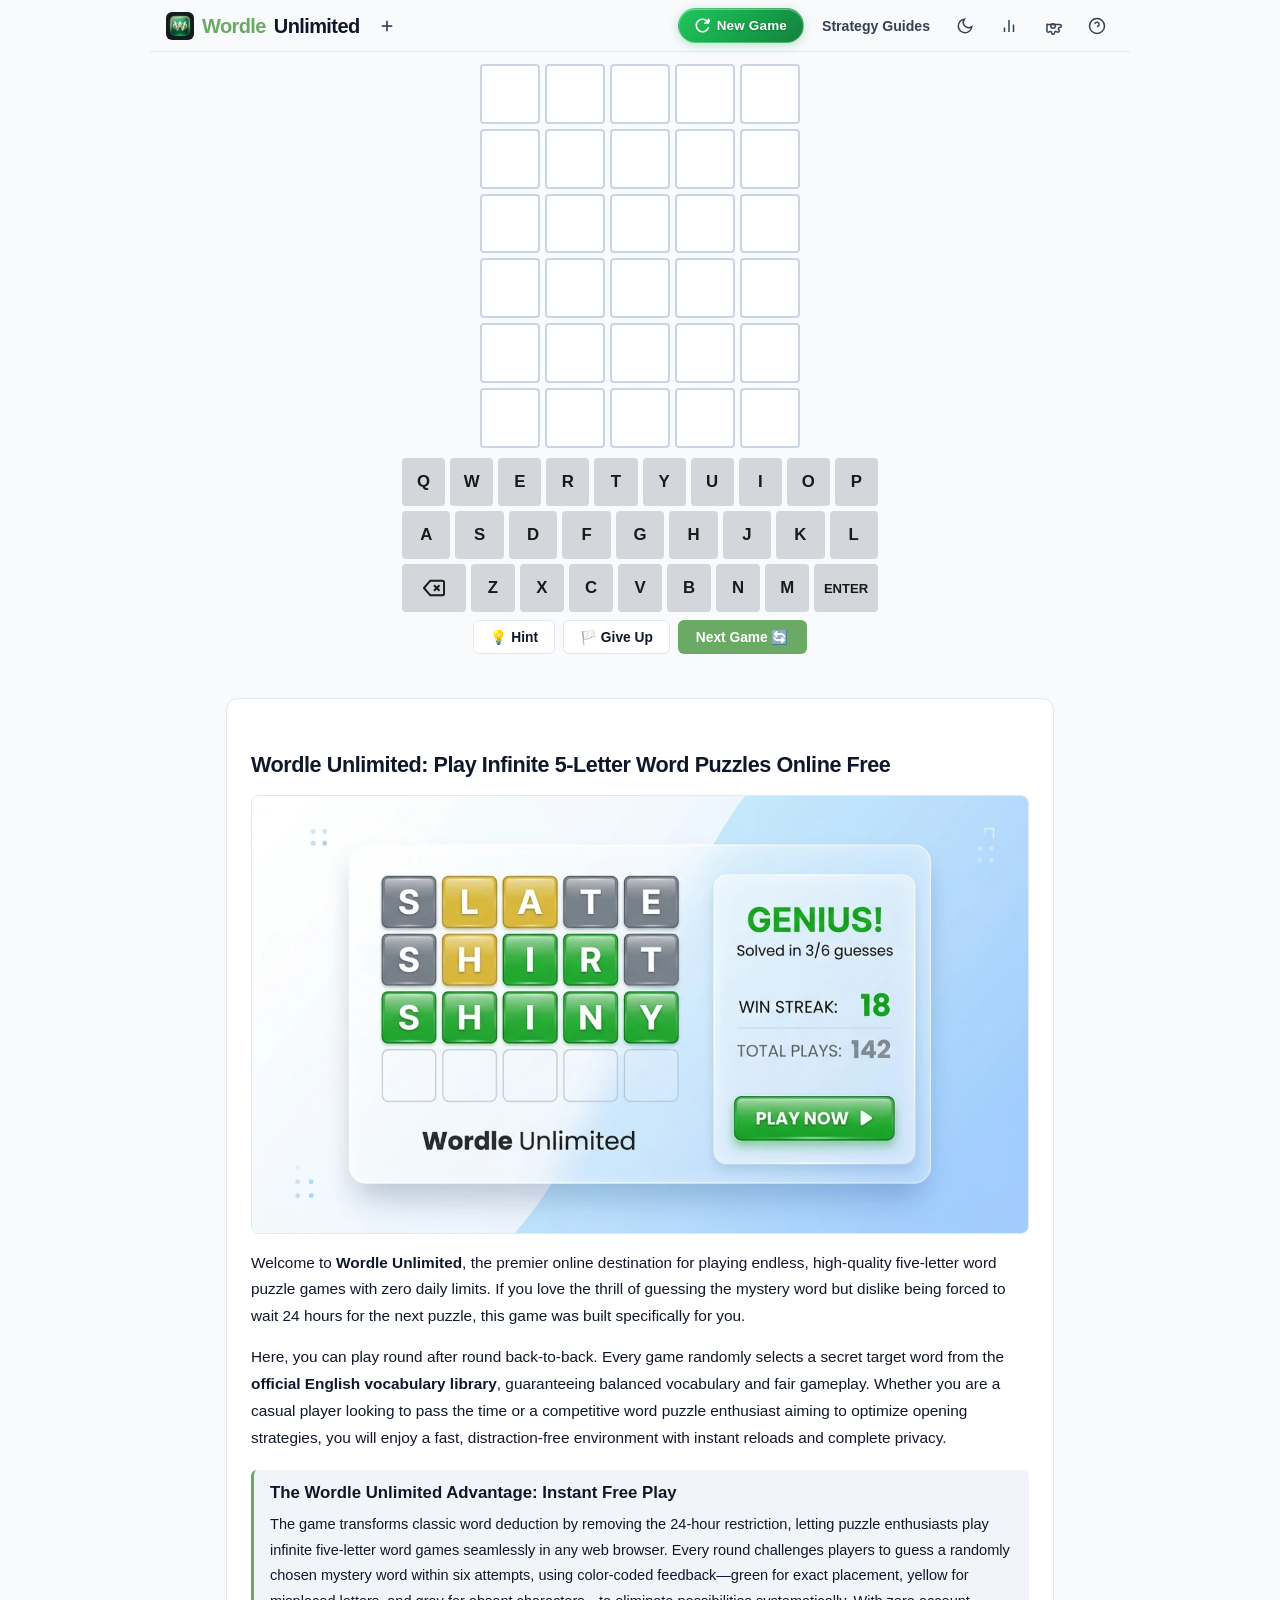
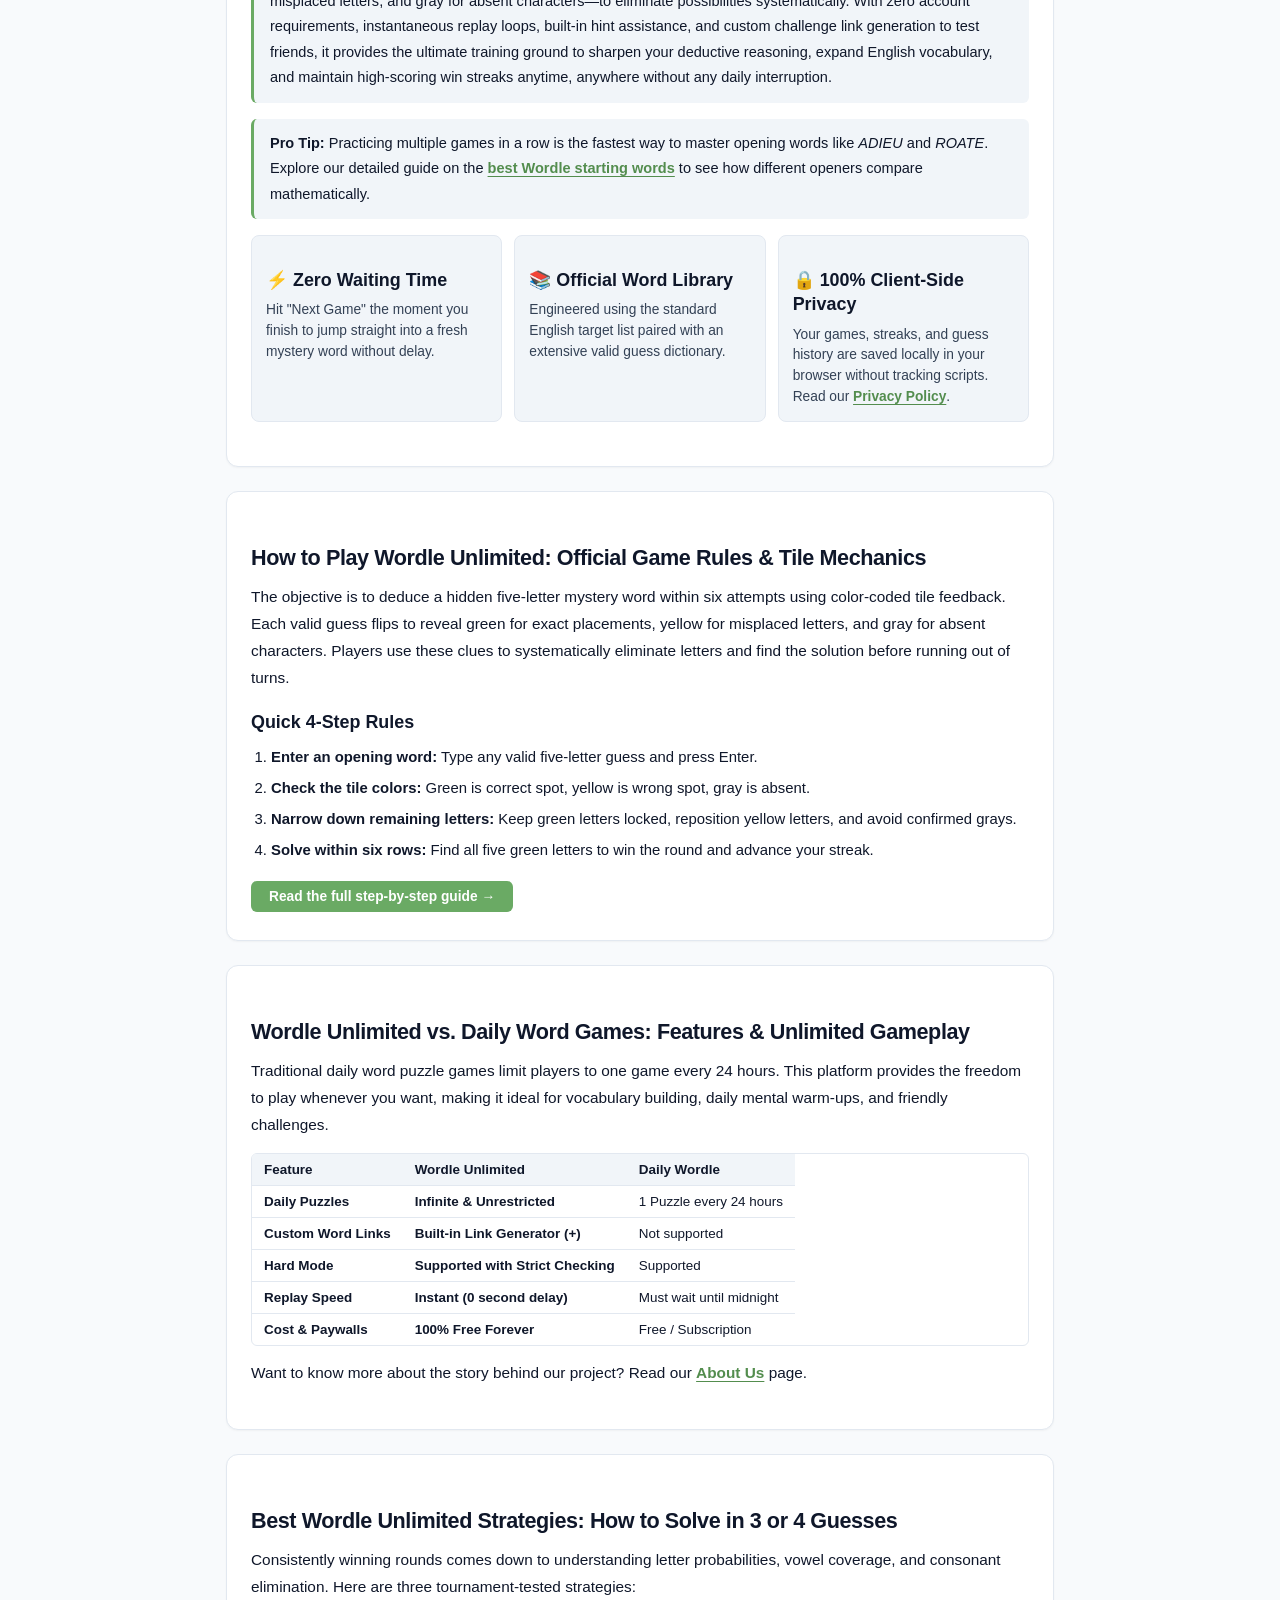
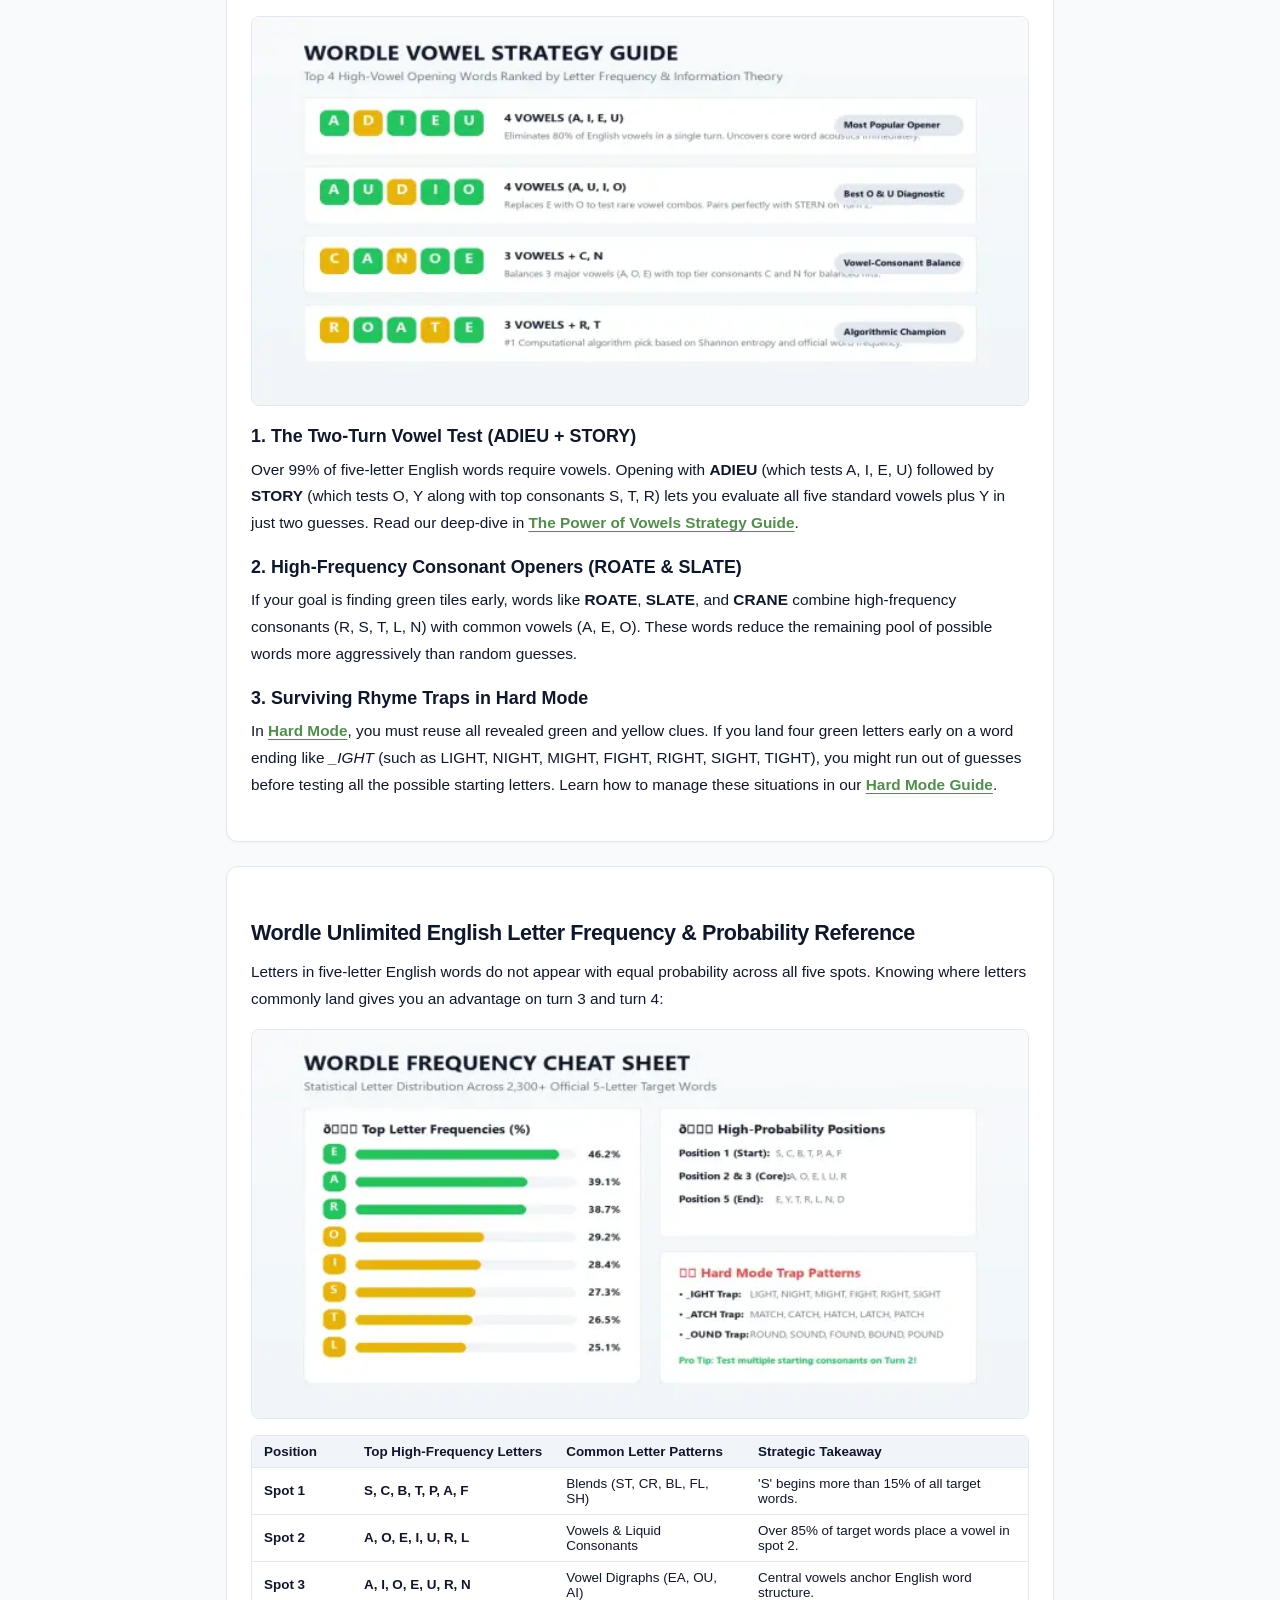
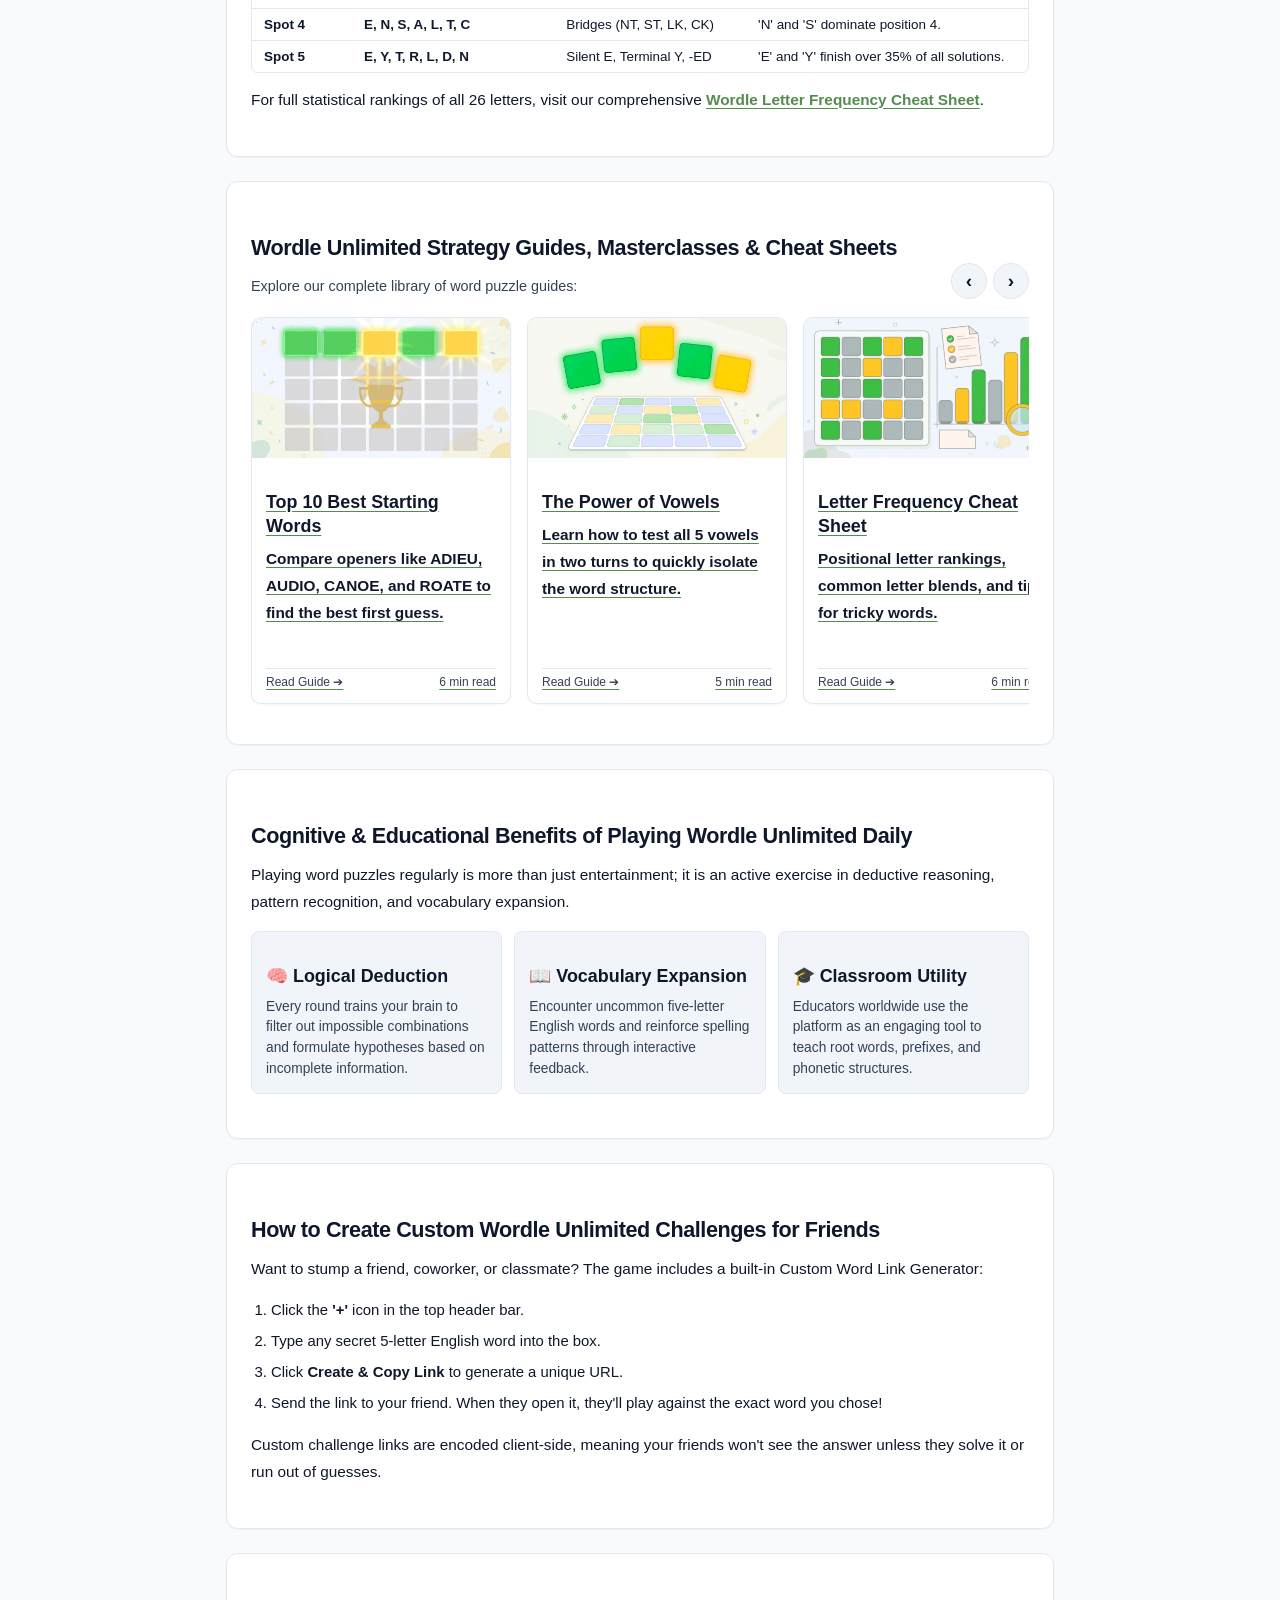
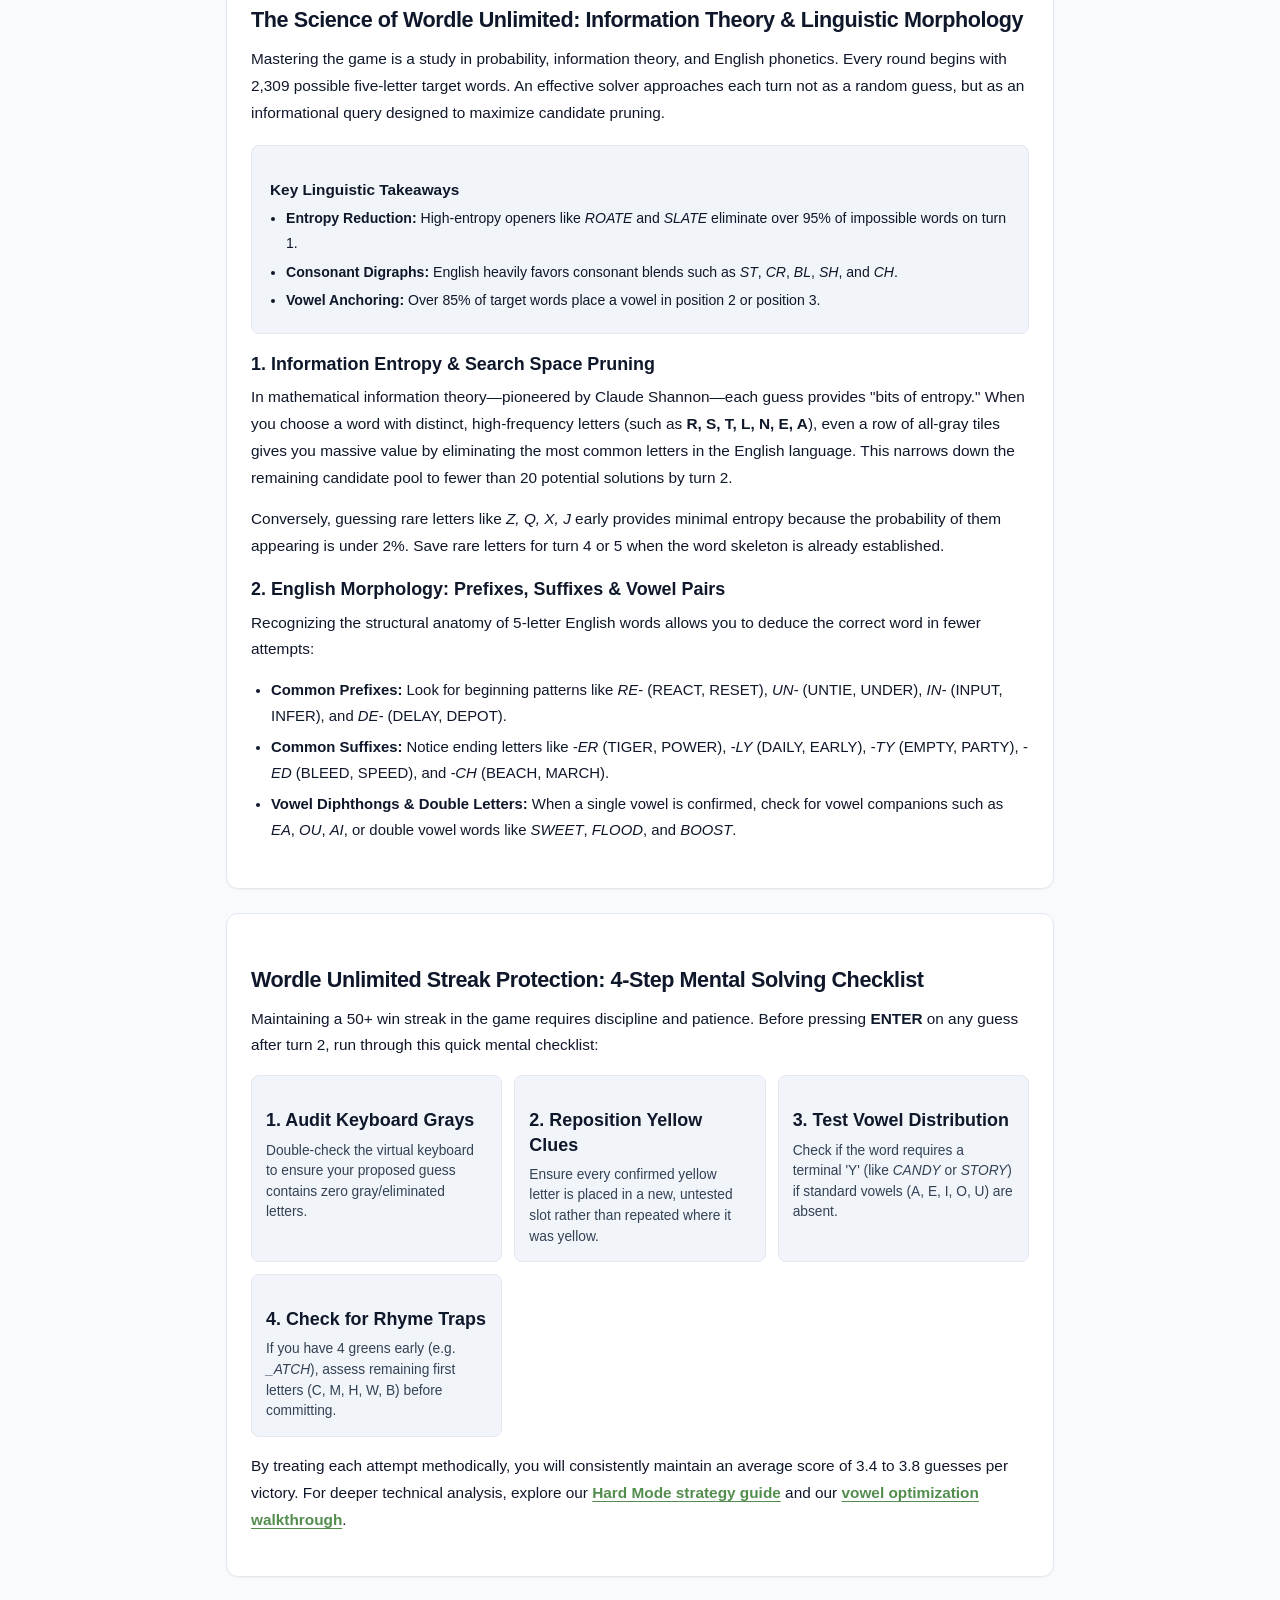
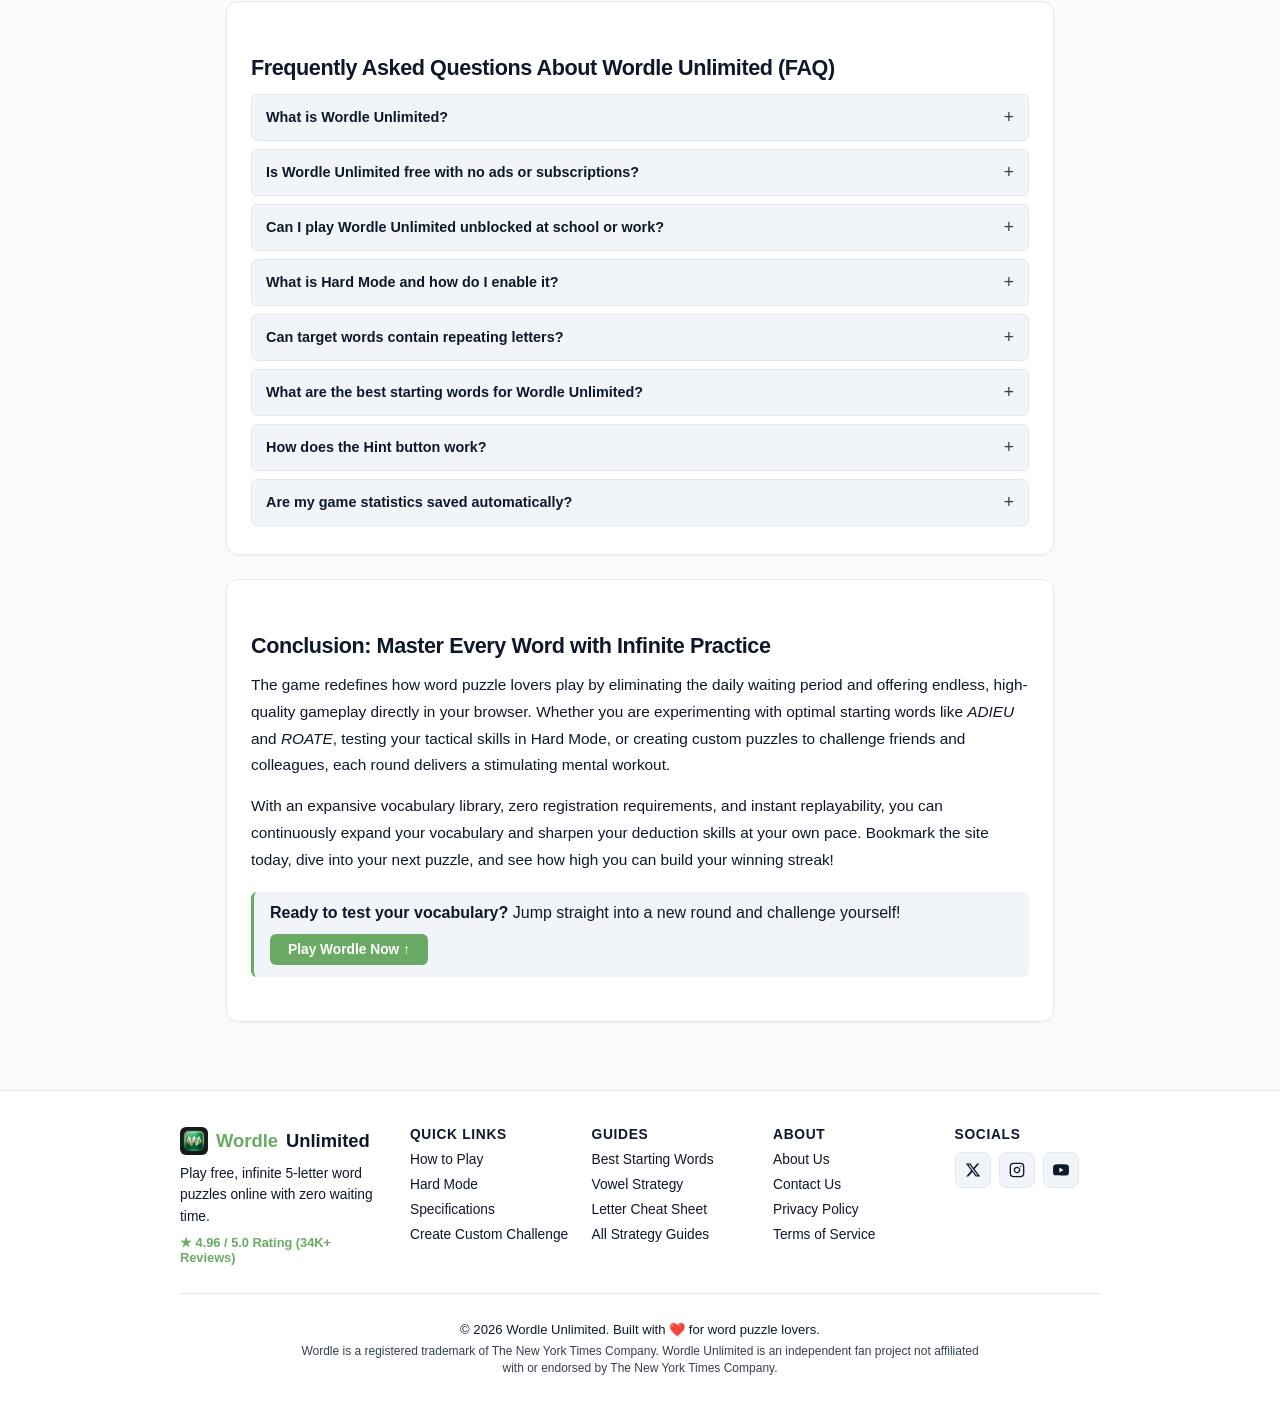
<file: index.html>
<!DOCTYPE html>
<html lang="en">
<head>
  <meta charset="UTF-8">
  <meta name="viewport" content="width=device-width, initial-scale=1.0">

  <!-- Google tag (gtag.js) -->
  <script async src="https://www.googletagmanager.com/gtag/js?id=G-4RB1XBCFGJ"></script>
  <script>
    window.dataLayer = window.dataLayer || [];
    function gtag(){dataLayer.push(arguments);}
    gtag('js', new Date());

    gtag('config', 'G-4RB1XBCFGJ');
  </script>

  <!-- Microsoft Clarity -->
  <script type="text/javascript">
    (function(c,l,a,r,i,t,y){
        c[a]=c[a]||function(){(c[a].q=c[a].q||[]).push(arguments)};
        t=l.createElement(r);t.async=1;t.src="https://www.clarity.ms/tag/"+i;
        y=l.getElementsByTagName(r)[0];y.parentNode.insertBefore(t,y);
    })(window, document, "clarity", "script", "yrwwz8r3m9");
  </script>
  <title>Wordle Unlimited - Play Free Infinite 5-Letter Word Puzzles Online</title>
  <meta name="description" content="Play Wordle Unlimited free online! Solve endless 5-letter word puzzles in 6 tries with official vocabulary, instant replays, and custom challenges.">
  <meta name="keywords" content="wordle unlimited, unlimited wordle, wordle infinite, wordle unblocked, infinite wordle, endless wordle, wordle unlimited free, wordle practice, wordle game unlimited, 5 letter wordle unlimited, free wordle unlimited, play wordle unlimited, wordle unlimited app">
  <meta name="robots" content="index, follow, max-image-preview:large, max-snippet:-1, max-video-preview:-1">
  <link rel="canonical" href="https://wordle-unlimited.app/">

  <meta name="theme-color" content="#f8fafc">

  <!-- Resource Preloads & Google Fonts -->
  

  <!-- Preload Critical Logo & Hero Assets -->
  <link rel="preload" as="image" href="assets/wordle-logo.webp" type="image/webp" fetchpriority="high">

  <!-- OpenGraph Metadata -->
  <meta property="og:site_name" content="Wordle Unlimited">
  <meta property="og:title" content="Wordle Unlimited - Play Infinite 5-Letter Wordle Free Online">
  <meta property="og:description" content="Experience the premier free unlimited Wordle game! Zero waiting, official English word library, instant game reload, and mobile-friendly design.">
  <meta property="og:type" content="website">
  <meta property="og:url" content="https://wordle-unlimited.app/">
  <meta property="og:image" content="https://wordle-unlimited.app/assets/wordle-game-preview.webp">

  <!-- Twitter Card Metadata -->
  <meta name="twitter:card" content="summary_large_image">
  <meta name="twitter:site" content="@Wordleinfo">
  <meta name="twitter:creator" content="@Wordleinfo">
  <meta name="twitter:title" content="Wordle Unlimited - Infinite 5-Letter Word Puzzles">
  <meta name="twitter:description" content="Play Wordle endlessly without waiting 24 hours. Free, fast, and 100% unblocked!">
  <meta name="twitter:image" content="https://wordle-unlimited.app/assets/wordle-game-preview.webp">

  <link rel="icon" type="image/png" href="assets/favicon.png">
  <link rel="stylesheet" href="styles.css?v=2">
  <script src="js/theme.js" defer></script>

  <!-- Structured Data JSON-LD -->
  <script type="application/ld+json">
  {
    "@context": "https://schema.org",
    "@graph": [
      {
        "@type": "Organization",
        "@id": "https://wordle-unlimited.app/#organization",
        "name": "Wordle Unlimited",
        "url": "https://wordle-unlimited.app/",
        "logo": {
          "@type": "ImageObject",
          "url": "https://wordle-unlimited.app/assets/wordle-logo.webp",
          "width": 128,
          "height": 128
        },
        "sameAs": [
          "https://x.com/Wordleinfo",
          "https://www.instagram.com/wordle_unlimited.app/",
          "https://www.youtube.com/channel/UChjoTxDOFkFuhfHpkrHSHbA"
        ],
        "contactPoint": {
          "@type": "ContactPoint",
          "email": "wordleunlimited.info@gmail.com",
          "contactType": "Customer Support",
          "availableLanguage": ["English"]
        }
      },
      {
        "@type": "WebSite",
        "@id": "https://wordle-unlimited.app/#website",
        "url": "https://wordle-unlimited.app/",
        "name": "Wordle Unlimited",
        "description": "Free online infinite 5-letter Wordle puzzle game with instant replays and custom challenge links.",
        "publisher": {
          "@id": "https://wordle-unlimited.app/#organization"
        },
        "inLanguage": "en-US"
      },
      {
        "@type": "WebApplication",
        "@id": "https://wordle-unlimited.app/#webapp",
        "name": "Wordle Unlimited",
        "url": "https://wordle-unlimited.app/",
        "description": "Wordle Unlimited is a free web-based 5-letter word puzzle game offering infinite consecutive puzzles, instant replay, custom challenge links, and authentic vocabulary lists with zero lag.",
        "applicationCategory": "GameApplication",
        "operatingSystem": "All",
        "browserRequirements": "Requires HTML5/JavaScript support",
        "offers": {
          "@type": "Offer",
          "price": "0",
          "priceCurrency": "USD"
        },
        "aggregateRating": {
          "@type": "AggregateRating",
          "ratingValue": "4.96",
          "ratingCount": "34210",
          "bestRating": "5",
          "worstRating": "1"
        }
      },
      {
        "@type": "FAQPage",
        "@id": "https://wordle-unlimited.app/#faq",
        "mainEntity": [
          {
            "@type": "Question",
            "name": "What is Wordle Unlimited?",
            "acceptedAnswer": {
              "@type": "Answer",
              "text": "Wordle Unlimited is a free browser-based word puzzle game where players guess secret 5-letter words in 6 attempts. Unlike traditional daily wordle games that only offer one puzzle per 24 hours, Wordle Unlimited lets you play endless consecutive games with instant reloads."
            }
          },
          {
            "@type": "Question",
            "name": "How do you play Wordle Unlimited online?",
            "acceptedAnswer": {
              "@type": "Answer",
              "text": "Type a 5-letter guess and press Enter. Green tiles mean the letter is in the correct position; yellow tiles mean the letter is in the word but in the wrong spot; gray tiles mean the letter is not in the word. Solve the puzzle within 6 guesses."
            }
          },
          {
            "@type": "Question",
            "name": "Is Wordle Unlimited free with no ads or downloads?",
            "acceptedAnswer": {
              "@type": "Answer",
              "text": "Yes, Wordle Unlimited is 100% free with zero downloads, no mandatory registrations, and no paywalls. You can play directly in any desktop or mobile web browser."
            }
          },
          {
            "@type": "Question",
            "name": "Can I play Wordle Unlimited unblocked at school or work?",
            "acceptedAnswer": {
              "@type": "Answer",
              "text": "Yes! Wordle Unlimited runs entirely client-side in your web browser without external proxies or heavy scripts, making it fully unblocked on school Chromebooks and workplace networks."
            }
          },
          {
            "@type": "Question",
            "name": "What is Hard Mode in Wordle Unlimited?",
            "acceptedAnswer": {
              "@type": "Answer",
              "text": "In Hard Mode, any green tile revealed must remain in the exact same position in all subsequent guesses, and any yellow tile must be reused in future attempts."
            }
          },
          {
            "@type": "Question",
            "name": "How do I create a custom Wordle game link for friends?",
            "acceptedAnswer": {
              "@type": "Answer",
              "text": "Click the '+' button in the top navigation bar, type your secret 5-letter challenge word, and click Generate Link. Share the URL with friends to let them try to solve your custom puzzle."
            }
          }
        ]
      }
    ]
  }
  </script>
</head>
<body>

  <!-- Header Navigation -->
  <header>
    <div class="header-left">
      <h1 class="logo-title">
        <a href="./" class="logo-text">
          <img src="assets/wordle-logo.webp" alt="Wordle Unlimited Logo" class="header-logo-img" width="30" height="30" decoding="async" fetchpriority="high">
          <span>Wordle</span> Unlimited
        </a>
      </h1>
      <button class="icon-btn-round" id="create-game-btn" title="Create Custom Word Challenge" aria-label="Create Custom Challenge">
        <svg width="18" height="18" viewBox="0 0 24 24" fill="none" stroke="currentColor" stroke-width="2.2"><line x1="12" y1="5" x2="12" y2="19"/><line x1="5" y1="12" x2="19" y2="12"/></svg>
      </button>
    </div>

    <div class="header-right">
      <button id="top-new-game-btn" class="btn-new-game-top" type="button" onclick="window.startNewGame && window.startNewGame(event)" title="Start a New Game" aria-label="Start New Game">
        <svg class="new-game-icon" width="15" height="15" viewBox="0 0 24 24" fill="none" stroke="currentColor" stroke-width="2.5" stroke-linecap="round" stroke-linejoin="round"><path d="M21.5 2v6h-6M21.34 15.57a10 10 0 1 1-.57-8.38l5.67-5.67"/></svg>
        <span>New Game</span>
      </button>
      <a href="blog" class="nav-link">Strategy Guides</a>
      <button class="icon-btn-round theme-toggle-btn" onclick="toggleGlobalTheme()" title="Toggle Dark/Light Mode" aria-label="Toggle Theme">
        <svg width="18" height="18" viewBox="0 0 24 24" fill="none" stroke="currentColor" stroke-width="2"><path d="M21 12.79A9 9 0 1 1 11.21 3 7 7 0 0 0 21 12.79z"/></svg>
      </button>
      <button id="stats-btn" class="icon-btn-round" title="Game Statistics" aria-label="Game Statistics">
        <svg width="18" height="18" viewBox="0 0 24 24" fill="none" stroke="currentColor" stroke-width="2"><line x1="18" y1="20" x2="18" y2="10"/><line x1="12" y1="20" x2="12" y2="4"/><line x1="6" y1="20" x2="6" y2="14"/></svg>
      </button>
      <button id="settings-btn" class="icon-btn-round" title="Settings & Theme" aria-label="Settings">
        <svg width="18" height="18" viewBox="0 0 24 24" fill="none" stroke="currentColor" stroke-width="2"><circle cx="12" cy="12" r="3"/><path d="M19.4 15a1.65 1.65 0 0 0 .33 1.82l.06.06a2 2 0 0 1 0 2.83 2 2 0 0 1-2.83 0l-.06-.06a1.65 1.65 0 0 0-1.82-.33 1.65 1.65 0 0 0-1 1.51V21a2 2 0 0 1-2 2 2 2 0 0 1-2-2v-.09A1.65 1.65 0 0 0 9 19.4a1.65 1.65 0 0 0-1.82.33l-.06.06a2 2 0 0 1-2.83 0 2 2 0 0 1 0-2.83l.06-.06a1.65 1.65 0 0 0-.33 1.82V9a1.65 1.65 0 0 0 1.51 1H21a2 2 0 0 1 2 2 2 2 0 0 1-2 2h-.09a1.65 1.65 0 0 0-1.51 1z"/></svg>
      </button>
      <button id="help-btn" class="icon-btn-round" title="How to Play" aria-label="How to Play">
        <svg width="18" height="18" viewBox="0 0 24 24" fill="none" stroke="currentColor" stroke-width="2"><circle cx="12" cy="12" r="10"/><path d="M9.09 9a3 3 0 0 1 5.83 1c0 2-3 3-3 3"/><line x1="12" y1="17" x2="12.01" y2="17"/></svg>
      </button>
    </div>
  </header>

  <!-- 100% Above-The-Fold Centered Game Stage (Grid Boxes + Keyboard) -->
  <main class="game-wrapper">
    <div id="game-grid">
      <div class="grid-row" data-row="0">
        <div class="tile" data-row="0" data-col="0"></div>
        <div class="tile" data-row="0" data-col="1"></div>
        <div class="tile" data-row="0" data-col="2"></div>
        <div class="tile" data-row="0" data-col="3"></div>
        <div class="tile" data-row="0" data-col="4"></div>
      </div>
      <div class="grid-row" data-row="1">
        <div class="tile" data-row="1" data-col="0"></div>
        <div class="tile" data-row="1" data-col="1"></div>
        <div class="tile" data-row="1" data-col="2"></div>
        <div class="tile" data-row="1" data-col="3"></div>
        <div class="tile" data-row="1" data-col="4"></div>
      </div>
      <div class="grid-row" data-row="2">
        <div class="tile" data-row="2" data-col="0"></div>
        <div class="tile" data-row="2" data-col="1"></div>
        <div class="tile" data-row="2" data-col="2"></div>
        <div class="tile" data-row="2" data-col="3"></div>
        <div class="tile" data-row="2" data-col="4"></div>
      </div>
      <div class="grid-row" data-row="3">
        <div class="tile" data-row="3" data-col="0"></div>
        <div class="tile" data-row="3" data-col="1"></div>
        <div class="tile" data-row="3" data-col="2"></div>
        <div class="tile" data-row="3" data-col="3"></div>
        <div class="tile" data-row="3" data-col="4"></div>
      </div>
      <div class="grid-row" data-row="4">
        <div class="tile" data-row="4" data-col="0"></div>
        <div class="tile" data-row="4" data-col="1"></div>
        <div class="tile" data-row="4" data-col="2"></div>
        <div class="tile" data-row="4" data-col="3"></div>
        <div class="tile" data-row="4" data-col="4"></div>
      </div>
      <div class="grid-row" data-row="5">
        <div class="tile" data-row="5" data-col="0"></div>
        <div class="tile" data-row="5" data-col="1"></div>
        <div class="tile" data-row="5" data-col="2"></div>
        <div class="tile" data-row="5" data-col="3"></div>
        <div class="tile" data-row="5" data-col="4"></div>
      </div>
    </div>
    <div id="virtual-keyboard">
      <div class="keyboard-row">
        <button class="key-btn" data-key="Q">Q</button>
        <button class="key-btn" data-key="W">W</button>
        <button class="key-btn" data-key="E">E</button>
        <button class="key-btn" data-key="R">R</button>
        <button class="key-btn" data-key="T">T</button>
        <button class="key-btn" data-key="Y">Y</button>
        <button class="key-btn" data-key="U">U</button>
        <button class="key-btn" data-key="I">I</button>
        <button class="key-btn" data-key="O">O</button>
        <button class="key-btn" data-key="P">P</button>
      </div>
      <div class="keyboard-row">
        <button class="key-btn" data-key="A">A</button>
        <button class="key-btn" data-key="S">S</button>
        <button class="key-btn" data-key="D">D</button>
        <button class="key-btn" data-key="F">F</button>
        <button class="key-btn" data-key="G">G</button>
        <button class="key-btn" data-key="H">H</button>
        <button class="key-btn" data-key="J">J</button>
        <button class="key-btn" data-key="K">K</button>
        <button class="key-btn" data-key="L">L</button>
      </div>
      <div class="keyboard-row">
        <button class="key-btn large-key" data-key="DELETE" aria-label="Delete letter">
          <svg width="22" height="22" viewBox="0 0 24 24" fill="none" stroke="currentColor" stroke-width="2.2"><path d="M21 4H8l-7 8 7 8h13a2 2 0 0 0 2-2V6a2 2 0 0 0-2-2z"/><line x1="18" y1="9" x2="12" y2="15"/><line x1="12" y1="9" x2="18" y2="15"/></svg>
        </button>
        <button class="key-btn" data-key="Z">Z</button>
        <button class="key-btn" data-key="X">X</button>
        <button class="key-btn" data-key="C">C</button>
        <button class="key-btn" data-key="V">V</button>
        <button class="key-btn" data-key="B">B</button>
        <button class="key-btn" data-key="N">N</button>
        <button class="key-btn" data-key="M">M</button>
        <button class="key-btn large-key" data-key="ENTER" aria-label="Enter guess">ENTER</button>
      </div>
    </div>
    <div class="action-bar">
      <button id="hint-btn" class="btn-secondary" title="Get a letter hint" aria-label="Get Hint">💡 Hint</button>
      <button id="give-up-btn" class="btn-secondary" title="Give up and reveal the secret word" aria-label="Give Up">🏳️ Give Up</button>
      <button id="next-game-btn" class="btn-primary" type="button" onclick="window.startNewGame && window.startNewGame(event)" title="Start next puzzle" aria-label="Next Game">Next Game 🔄</button>
    </div>
  </main>

  <!-- Toast Notification Container -->
  <div id="toast-container"></div>

  <!-- Settings Modal -->
  <div id="settings-modal" class="modal-overlay">
    <div class="modal-card">
      <button class="close-modal-btn" aria-label="Close Settings">✕</button>
      <h2 style="text-align: center; margin-bottom: 20px;">Settings</h2>
      <div style="display: flex; justify-content: space-between; align-items: center; margin-bottom: 18px;">
        <div>
          <strong style="display: block; font-size: 0.95rem;">Dark Mode</strong>
          <span style="font-size: 0.82rem; color: var(--text-muted);">Switch between light and dark theme</span>
        </div>
        <button id="theme-toggle-btn" class="btn-secondary" aria-label="Toggle Theme">Toggle</button>
      </div>
      <div style="display: flex; justify-content: space-between; align-items: center; margin-bottom: 18px;">
        <div>
          <strong style="display: block; font-size: 0.95rem;">Hard Mode</strong>
          <span style="font-size: 0.82rem; color: var(--text-muted);">Must use all revealed hints in next guess</span>
        </div>
        <input type="checkbox" id="hard-mode-checkbox" aria-label="Enable Hard Mode" style="width: 20px; height: 20px; cursor: pointer; accent-color: var(--color-correct);">
      </div>
    </div>
  </div>

  <!-- Statistics Modal -->
  <!-- Statistics Modal (Mobile & Desktop Ultra-Optimized) -->
  <div id="stats-modal" class="modal-overlay">
    <div class="modal-card stats-modal-card">
      <button class="close-modal-btn" aria-label="Close Statistics">✕</button>
      <h2 style="text-align: center; margin-bottom: 8px; font-size: 1.15rem;">Wordle Unlimited Statistics</h2>
      
      <!-- Revealed Secret Word Banner -->
      <div id="reveal-word-banner" style="display: none;"></div>

      <div class="stats-grid">
        <div class="stats-cell"><div id="stat-played" class="stat-number">0</div><div class="stat-label">Played</div></div>
        <div class="stats-cell"><div id="stat-win-pct" class="stat-number">0</div><div class="stat-label">Win %</div></div>
        <div class="stats-cell"><div id="stat-streak" class="stat-number">0</div><div class="stat-label">Streak</div></div>
        <div class="stats-cell"><div id="stat-max-streak" class="stat-number">0</div><div class="stat-label">Max</div></div>
      </div>

      <div class="dist-header" style="font-size: 0.78rem; font-weight: 700; color: var(--text-muted); text-transform: uppercase; margin: 8px 0 6px 0;">Guess Distribution</div>
      <div id="dist-container"></div>

      <div style="display: flex; gap: 8px; margin-top: 10px;">
        <button id="play-again-btn" class="btn-primary" type="button" onclick="window.startNewGame && window.startNewGame(event)" style="flex: 1; justify-content: center; font-size: 0.88rem; padding: 7px 12px;" aria-label="Play Next Game">Play Next Game 🔄</button>
      </div>

      <!-- Social & Picture Card Sharing Section -->
      <div class="social-share-container">
        <div class="social-share-title">Share Score & Picture Card</div>
        
        <div class="social-icons-row">
          <!-- WhatsApp -->
          <button id="share-whatsapp-btn" class="social-share-btn whatsapp" title="Share score on WhatsApp" aria-label="Share score on WhatsApp">
            <svg viewBox="0 0 24 24" fill="currentColor"><path d="M.057 24l1.687-6.163c-1.041-1.804-1.588-3.849-1.587-5.946.003-6.556 5.338-11.891 11.893-11.891 3.181.001 6.167 1.24 8.413 3.488 2.245 2.248 3.481 5.236 3.48 8.414-.003 6.557-5.338 11.892-11.893 11.892-1.99-.001-3.951-.5-5.688-1.448l-6.305 1.654zm6.597-3.807c1.676.995 3.276 1.591 5.392 1.592 5.448 0 9.886-4.434 9.889-9.885.002-5.462-4.415-9.89-9.881-9.892-5.452 0-9.887 4.434-9.889 9.884-.001 2.225.651 3.891 1.746 5.634l-.999 3.648 3.742-.981zm11.387-5.464c-.074-.124-.272-.198-.57-.347-.297-.149-1.758-.868-2.031-.967-.272-.099-.47-.149-.669.149-.198.297-.768.967-.941 1.165-.173.198-.347.223-.644.074-.297-.149-1.255-.462-2.39-1.475-.883-.788-1.48-1.761-1.653-2.059-.173-.297-.018-.458.13-.606.134-.133.297-.347.446-.521.151-.172.2-.296.3-.495.099-.198.05-.372-.025-.521-.075-.148-.669-1.611-.916-2.206-.242-.579-.487-.501-.669-.51l-.57-.01c-.198 0-.52.074-.792.372s-1.04 1.016-1.04 2.479 1.065 2.876 1.213 3.074c.149.198 2.095 3.2 5.076 4.487.709.306 1.263.489 1.694.626.712.226 1.36.194 1.872.118.571-.085 1.758-.719 2.006-1.413.248-.695.248-1.29.173-1.414z"/></svg>
            <span>WhatsApp</span>
          </button>
          
          <!-- X (Twitter) -->
          <button id="share-x-btn" class="social-share-btn x-twitter" title="Share score on X (Twitter)" aria-label="Share score on X Twitter">
            <svg viewBox="0 0 24 24" fill="currentColor"><path d="M18.244 2.25h3.308l-7.227 8.26 8.502 11.24H16.17l-5.214-6.817L4.99 21.75H1.68l7.73-8.835L1.254 2.25H8.08l4.713 6.231zm-1.161 17.52h1.833L7.084 4.126H5.117z"/></svg>
            <span>X / Twitter</span>
          </button>

          <!-- Facebook -->
          <button id="share-fb-btn" class="social-share-btn facebook" title="Share score on Facebook" aria-label="Share score on Facebook">
            <svg viewBox="0 0 24 24" fill="currentColor"><path d="M24 12.073c0-6.627-5.373-12-12-12s-12 5.373-12 12c0 5.99 4.388 10.954 10.125 11.854v-8.385H7.078v-3.47h3.047V9.43c0-3.007 1.792-4.669 4.533-4.669 1.312 0 2.686.235 2.686.235v2.953H15.83c-1.491 0-1.956.925-1.956 1.874v2.25h3.328l-.532 3.47h-2.796v8.385C19.612 23.027 24 18.062 24 12.073z"/></svg>
            <span>Facebook</span>
          </button>

          <!-- Instagram & Picture Card -->
          <button id="share-instagram-btn" class="social-share-btn instagram" title="Share / Post Picture Card on Instagram" aria-label="Share picture card on Instagram">
            <svg viewBox="0 0 24 24" fill="none" stroke="currentColor" stroke-width="2"><rect x="2" y="2" width="20" height="20" rx="5" ry="5"/><path d="M16 11.37A4 4 0 1 1 12.63 8 4 4 0 0 1 16 11.37z"/><line x1="17.5" y1="6.5" x2="17.51" y2="6.5"/></svg>
            <span>Instagram</span>
          </button>
        </div>

        <div class="share-action-row">
          <button id="download-card-btn" class="btn-secondary" style="flex: 1; justify-content: center; font-size: 0.84rem;" title="Download HD Picture Card PNG" aria-label="Download Picture Card">
            📸 Download Card
          </button>
          <button id="share-btn" class="btn-secondary" style="flex: 1; justify-content: center; font-size: 0.84rem;" title="Copy share text or native share" aria-label="Copy Text">
            📋 Copy Text
          </button>
        </div>
      </div>
    </div>
  </div>

  <!-- How to Play Modal -->
  <div id="help-modal" class="modal-overlay">
    <div class="modal-card">
      <button class="close-modal-btn" aria-label="Close How to Play">✕</button>
      <h2 style="margin-bottom: 8px;">How to Play</h2>
      <p style="margin-bottom: 14px; font-size: 0.9rem; color: var(--text-muted);">Guess the 5-letter word in 6 tries. Each guess must be a valid word.</p>
      
      <div style="display: flex; flex-direction: column; gap: 10px; margin: 12px 0;">
        <div>
          <div style="display: flex; gap: 5px; margin-bottom: 4px;">
            <div class="tile correct" style="width: 34px; height: 34px; font-size: 1.1rem;">W</div>
            <div class="tile" style="width: 34px; height: 34px; font-size: 1.1rem;">E</div>
            <div class="tile" style="width: 34px; height: 34px; font-size: 1.1rem;">A</div>
            <div class="tile" style="width: 34px; height: 34px; font-size: 1.1rem;">R</div>
            <div class="tile" style="width: 34px; height: 34px; font-size: 1.1rem;">Y</div>
          </div>
          <p style="font-size: 0.85rem; margin: 0;"><strong>W</strong> is in the word and in the correct spot.</p>
        </div>

        <div>
          <div style="display: flex; gap: 5px; margin-bottom: 4px;">
            <div class="tile" style="width: 34px; height: 34px; font-size: 1.1rem;">P</div>
            <div class="tile present" style="width: 34px; height: 34px; font-size: 1.1rem;">I</div>
            <div class="tile" style="width: 34px; height: 34px; font-size: 1.1rem;">L</div>
            <div class="tile" style="width: 34px; height: 34px; font-size: 1.1rem;">O</div>
            <div class="tile" style="width: 34px; height: 34px; font-size: 1.1rem;">T</div>
          </div>
          <p style="font-size: 0.85rem; margin: 0;"><strong>I</strong> is in the word but in the wrong spot.</p>
        </div>

        <div>
          <div style="display: flex; gap: 5px; margin-bottom: 4px;">
            <div class="tile" style="width: 34px; height: 34px; font-size: 1.1rem;">V</div>
            <div class="tile" style="width: 34px; height: 34px; font-size: 1.1rem;">A</div>
            <div class="tile" style="width: 34px; height: 34px; font-size: 1.1rem;">G</div>
            <div class="tile absent" style="width: 34px; height: 34px; font-size: 1.1rem;">U</div>
            <div class="tile" style="width: 34px; height: 34px; font-size: 1.1rem;">E</div>
          </div>
          <p style="font-size: 0.85rem; margin: 0;"><strong>U</strong> is not in the word.</p>
        </div>
      </div>
    </div>
  </div>

  <!-- Custom Game Modal -->
  <div id="create-modal" class="modal-overlay">
    <div class="modal-card">
      <button class="close-modal-btn" aria-label="Close Custom Challenge">✕</button>
      <h2 style="text-align: center; margin-bottom: 10px;">Custom Challenge</h2>
      <p style="font-size: 0.88rem; color: var(--text-muted); margin-bottom: 16px; text-align: center;">Enter a 5-letter word to generate a challenge link for friends:</p>
      <input type="text" id="custom-word-input" maxlength="5" placeholder="ENTER WORD" aria-label="Enter 5-letter custom word" style="width: 100%; padding: 12px; font-size: 1.1rem; font-weight: 700; text-transform: uppercase; margin-bottom: 16px; border: 1px solid var(--card-border); border-radius: 8px; text-align: center; font-family: var(--font-main); letter-spacing: 0.15em;">
      <button id="generate-link-btn" class="btn-primary" style="width: 100%;" aria-label="Create and Copy Custom Challenge Link">Create & Copy Link</button>
    </div>
  </div>

  <!-- Main Content Container -->
  <div class="page-container" id="content-section">
    
    <!-- Section 1: Introduction & The Infinite Word Puzzle Experience -->
    <section class="content-card-box">
      <h2>Wordle Unlimited: Play Infinite 5-Letter Word Puzzles Online Free</h2>
      
      <div class="webp-box">
        <img src="assets/wordle-game-preview.webp" alt="Wordle Unlimited 5 letter 6 row grid game preview online free" width="640" height="360" loading="lazy">
      </div>

      <p>
        Welcome to <strong>Wordle Unlimited</strong>, the premier online destination for playing endless, high-quality five-letter word puzzle games with zero daily limits. If you love the thrill of guessing the mystery word but dislike being forced to wait 24 hours for the next puzzle, this game was built specifically for you.
      </p>
      <p>
        Here, you can play round after round back-to-back. Every game randomly selects a secret target word from the <strong>official English vocabulary library</strong>, guaranteeing balanced vocabulary and fair gameplay. Whether you are a casual player looking to pass the time or a competitive word puzzle enthusiast aiming to optimize opening strategies, you will enjoy a fast, distraction-free environment with instant reloads and complete privacy.
      </p>

      <div class="callout-box" style="margin-top: 18px;">
        <h3 style="margin-top: 0; font-size: 1.05rem; color: var(--text-color);">The Wordle Unlimited Advantage: Instant Free Play</h3>
        <p style="margin-bottom: 0;">
          The game transforms classic word deduction by removing the 24-hour restriction, letting puzzle enthusiasts play infinite five-letter word games seamlessly in any web browser. Every round challenges players to guess a randomly chosen mystery word within six attempts, using color-coded feedback—green for exact placement, yellow for misplaced letters, and gray for absent characters—to eliminate possibilities systematically. With zero account requirements, instantaneous replay loops, built-in hint assistance, and custom challenge link generation to test friends, it provides the ultimate training ground to sharpen your deductive reasoning, expand English vocabulary, and maintain high-scoring win streaks anytime, anywhere without any daily interruption.
        </p>
      </div>

      <div class="callout-box">
        <p><strong>Pro Tip:</strong> Practicing multiple games in a row is the fastest way to master opening words like <em>ADIEU</em> and <em>ROATE</em>. Explore our detailed guide on the <a href="blog/best-wordle-starting-words">best Wordle starting words</a> to see how different openers compare mathematically.</p>
      </div>

      <div class="feature-grid">
        <div class="feature-box">
          <h3>⚡ Zero Waiting Time</h3>
          <p>Hit "Next Game" the moment you finish to jump straight into a fresh mystery word without delay.</p>
        </div>
        <div class="feature-box">
          <h3>📚 Official Word Library</h3>
          <p>Engineered using the standard English target list paired with an extensive valid guess dictionary.</p>
        </div>
        <div class="feature-box">
          <h3>🔒 100% Client-Side Privacy</h3>
          <p>Your games, streaks, and guess history are saved locally in your browser without tracking scripts. Read our <a href="privacy-policy">Privacy Policy</a>.</p>
        </div>
      </div>
    </section>

    <!-- Section 2: How to Play Summary (Detailed guide on blog) -->
    <section class="content-card-box">
      <h2>How to Play Wordle Unlimited: Official Game Rules & Tile Mechanics</h2>
      <p>
        The objective is to deduce a hidden five-letter mystery word within six attempts using color-coded tile feedback. Each valid guess flips to reveal green for exact placements, yellow for misplaced letters, and gray for absent characters. Players use these clues to systematically eliminate letters and find the solution before running out of turns.
      </p>

      <h3>Quick 4-Step Rules</h3>
      <ol>
        <li><strong>Enter an opening word:</strong> Type any valid five-letter guess and press Enter.</li>
        <li><strong>Check the tile colors:</strong> Green is correct spot, yellow is wrong spot, gray is absent.</li>
        <li><strong>Narrow down remaining letters:</strong> Keep green letters locked, reposition yellow letters, and avoid confirmed grays.</li>
        <li><strong>Solve within six rows:</strong> Find all five green letters to win the round and advance your streak.</li>
      </ol>

      <div style="margin-top: 18px;">
        <a href="blog/how-to-play-wordle-unlimited" class="btn-primary" style="display: inline-flex; text-decoration: none;">Read the full step-by-step guide →</a>
      </div>
    </section>

    <!-- Section 3: Wordle Unlimited vs. Daily Word Games -->
    <section class="content-card-box">
      <h2>Wordle Unlimited vs. Daily Word Games: Features & Unlimited Gameplay</h2>
      <p>
        Traditional daily word puzzle games limit players to one game every 24 hours. This platform provides the freedom to play whenever you want, making it ideal for vocabulary building, daily mental warm-ups, and friendly challenges.
      </p>

      <table class="styled-table">
        <thead>
          <tr>
            <th>Feature</th>
            <th>Wordle Unlimited</th>
            <th>Daily Wordle</th>
          </tr>
        </thead>
        <tbody>
          <tr>
            <td><strong>Daily Puzzles</strong></td>
            <td><strong>Infinite & Unrestricted</strong></td>
            <td>1 Puzzle every 24 hours</td>
          </tr>
          <tr>
            <td><strong>Custom Word Links</strong></td>
            <td><strong>Built-in Link Generator (+)</strong></td>
            <td>Not supported</td>
          </tr>
          <tr>
            <td><strong>Hard Mode</strong></td>
            <td><strong>Supported with Strict Checking</strong></td>
            <td>Supported</td>
          </tr>
          <tr>
            <td><strong>Replay Speed</strong></td>
            <td><strong>Instant (0 second delay)</strong></td>
            <td>Must wait until midnight</td>
          </tr>
          <tr>
            <td><strong>Cost & Paywalls</strong></td>
            <td><strong>100% Free Forever</strong></td>
            <td>Free / Subscription</td>
          </tr>
        </tbody>
      </table>

      <p>
        Want to know more about the story behind our project? Read our <a href="about-us">About Us</a> page.
      </p>
    </section>

    <!-- Section 4: Proven Strategies to Solve in 3 or 4 Guesses -->
    <section class="content-card-box">
      <h2>Best Wordle Unlimited Strategies: How to Solve in 3 or 4 Guesses</h2>
      <p>
        Consistently winning rounds comes down to understanding letter probabilities, vowel coverage, and consonant elimination. Here are three tournament-tested strategies:
      </p>

      <div class="webp-box">
        <img src="assets/wordle-vowel-strategy.webp" alt="Wordle Unlimited best starting words with vowels strategy graphic" width="640" height="320" loading="lazy">
      </div>

      <h3>1. The Two-Turn Vowel Test (ADIEU + STORY)</h3>
      <p>
        Over 99% of five-letter English words require vowels. Opening with <strong>ADIEU</strong> (which tests A, I, E, U) followed by <strong>STORY</strong> (which tests O, Y along with top consonants S, T, R) lets you evaluate all five standard vowels plus Y in just two guesses. Read our deep-dive in <a href="blog/wordle-vowels">The Power of Vowels Strategy Guide</a>.
      </p>

      <h3>2. High-Frequency Consonant Openers (ROATE & SLATE)</h3>
      <p>
        If your goal is finding green tiles early, words like <strong>ROATE</strong>, <strong>SLATE</strong>, and <strong>CRANE</strong> combine high-frequency consonants (R, S, T, L, N) with common vowels (A, E, O). These words reduce the remaining pool of possible words more aggressively than random guesses.
      </p>

      <h3>3. Surviving Rhyme Traps in Hard Mode</h3>
      <p>
        In <a href="blog/wordle-hard-mode-guide">Hard Mode</a>, you must reuse all revealed green and yellow clues. If you land four green letters early on a word ending like <em>_IGHT</em> (such as LIGHT, NIGHT, MIGHT, FIGHT, RIGHT, SIGHT, TIGHT), you might run out of guesses before testing all the possible starting letters. Learn how to manage these situations in our <a href="blog/wordle-hard-mode-guide">Hard Mode Guide</a>.
      </p>
    </section>

    <!-- Section 5: Positional Letter Frequency Matrix -->
    <section class="content-card-box">
      <h2>Wordle Unlimited English Letter Frequency & Probability Reference</h2>
      <p>
        Letters in five-letter English words do not appear with equal probability across all five spots. Knowing where letters commonly land gives you an advantage on turn 3 and turn 4:
      </p>

      <div class="webp-box">
        <img src="assets/wordle-cheat-sheet.webp" alt="Wordle cheat sheet frequency guide and trap word warning graphic" width="640" height="320" loading="lazy">
      </div>

      <table class="styled-table">
        <thead>
          <tr>
            <th>Position</th>
            <th>Top High-Frequency Letters</th>
            <th>Common Letter Patterns</th>
            <th>Strategic Takeaway</th>
          </tr>
        </thead>
        <tbody>
          <tr>
            <td><strong>Spot 1</strong></td>
            <td><strong>S, C, B, T, P, A, F</strong></td>
            <td>Blends (ST, CR, BL, FL, SH)</td>
            <td>'S' begins more than 15% of all target words.</td>
          </tr>
          <tr>
            <td><strong>Spot 2</strong></td>
            <td><strong>A, O, E, I, U, R, L</strong></td>
            <td>Vowels & Liquid Consonants</td>
            <td>Over 85% of target words place a vowel in spot 2.</td>
          </tr>
          <tr>
            <td><strong>Spot 3</strong></td>
            <td><strong>A, I, O, E, U, R, N</strong></td>
            <td>Vowel Digraphs (EA, OU, AI)</td>
            <td>Central vowels anchor English word structure.</td>
          </tr>
          <tr>
            <td><strong>Spot 4</strong></td>
            <td><strong>E, N, S, A, L, T, C</strong></td>
            <td>Bridges (NT, ST, LK, CK)</td>
            <td>'N' and 'S' dominate position 4.</td>
          </tr>
          <tr>
            <td><strong>Spot 5</strong></td>
            <td><strong>E, Y, T, R, L, D, N</strong></td>
            <td>Silent E, Terminal Y, -ED</td>
            <td>'E' and 'Y' finish over 35% of all solutions.</td>
          </tr>
        </tbody>
      </table>

      <p>
        For full statistical rankings of all 26 letters, visit our comprehensive <a href="blog/wordle-cheat-sheet">Wordle Letter Frequency Cheat Sheet</a>.
      </p>
    </section>

    <!-- Section 6: Strategy Guides Hub (Horizontal Carousel Slider) -->
    <section class="content-card-box" id="guides-section">
      <div class="carousel-header">
        <div>
          <h2>Wordle Unlimited Strategy Guides, Masterclasses & Cheat Sheets</h2>
          <p style="margin-bottom: 0; color: var(--text-muted); font-size: 0.9rem;">
            Explore our complete library of word puzzle guides:
          </p>
        </div>
        <div class="carousel-nav-arrows">
          <button class="carousel-arrow-btn" id="carousel-prev-btn" aria-label="Previous Guides" title="Scroll Left">‹</button>
          <button class="carousel-arrow-btn" id="carousel-next-btn" aria-label="Next Guides" title="Scroll Right">›</button>
        </div>
      </div>

      <div class="blog-carousel-track" id="blog-carousel-track">
        <a href="blog/best-wordle-starting-words" class="blog-carousel-card">
          <img src="assets/best-wordle-starters.webp" alt="Wordle grid with glowing green and yellow tiles and golden victory trophy for best Wordle starting words guide" class="blog-carousel-img" width="640" height="360" loading="lazy" decoding="async">
          <div class="blog-carousel-body">
            <h3 class="blog-carousel-title">Top 10 Best Starting Words</h3>
            <p class="blog-carousel-excerpt">Compare openers like ADIEU, AUDIO, CANOE, and ROATE to find the best first guess.</p>
            <div class="blog-carousel-meta"><span>Read Guide ➔</span><span>6 min read</span></div>
          </div>
        </a>

        <a href="blog/wordle-vowels" class="blog-carousel-card">
          <img src="assets/wordle-vowels-mastery.webp" alt="Five colorful Wordle tiles floating in an arch over a puzzle board for Wordle vowels strategy guide" class="blog-carousel-img" width="640" height="360" loading="lazy" decoding="async">
          <div class="blog-carousel-body">
            <h3 class="blog-carousel-title">The Power of Vowels</h3>
            <p class="blog-carousel-excerpt">Learn how to test all 5 vowels in two turns to quickly isolate the word structure.</p>
            <div class="blog-carousel-meta"><span>Read Guide ➔</span><span>5 min read</span></div>
          </div>
        </a>

        <a href="blog/wordle-cheat-sheet" class="blog-carousel-card">
          <img src="assets/wordle-letter-frequency-matrix.webp" alt="Wordle puzzle grid beside a frequency bar chart and magnifying glass for Wordle cheat sheet guide" class="blog-carousel-img" width="640" height="360" loading="lazy" decoding="async">
          <div class="blog-carousel-body">
            <h3 class="blog-carousel-title">Letter Frequency Cheat Sheet</h3>
            <p class="blog-carousel-excerpt">Positional letter rankings, common letter blends, and tips for tricky words.</p>
            <div class="blog-carousel-meta"><span>Read Guide ➔</span><span>6 min read</span></div>
          </div>
        </a>

        <a href="blog/wordle-hard-mode-guide" class="blog-carousel-card">
          <img src="assets/wordle-hard-mode-tactics.webp" alt="Technical blueprint with mechanical gears and circuit tiles for Wordle Hard Mode tactics guide" class="blog-carousel-img" width="640" height="360" loading="lazy" decoding="async">
          <div class="blog-carousel-body">
            <h3 class="blog-carousel-title">Mastering Hard Mode</h3>
            <p class="blog-carousel-excerpt">Strictly obey green and yellow clues without falling into deadly rhyming traps.</p>
            <div class="blog-carousel-meta"><span>Read Guide ➔</span><span>5 min read</span></div>
          </div>
        </a>

        <a href="blog/how-to-play-wordle-unlimited" class="blog-carousel-card">
          <img src="assets/how-to-play-wordle-guide.webp" alt="Hand tapping a Wordle tile with step 1 2 3 tutorial guide for how to play Wordle Unlimited" class="blog-carousel-img" width="640" height="360" loading="lazy" decoding="async">
          <div class="blog-carousel-body">
            <h3 class="blog-carousel-title">How to Play Wordle Unlimited</h3>
            <p class="blog-carousel-excerpt">Step-by-step tutorial on game rules, tile colors, keyboard shortcuts, and custom links.</p>
            <div class="blog-carousel-meta"><span>Read Guide ➔</span><span>4 min read</span></div>
          </div>
        </a>

        <a href="blog/wordle-unlimited-specifications" class="blog-carousel-card">
          <img src="assets/wordle-specifications-architecture.webp" alt="Wordle Unlimited platform technical architecture and specifications cover" class="blog-carousel-img" width="640" height="360" loading="lazy" decoding="async">
          <div class="blog-carousel-body">
            <h3 class="blog-carousel-title">Platform Specifications</h3>
            <p class="blog-carousel-excerpt">Engine architecture, Web Audio API synthesis, two-pass algorithm, and performance benchmarks.</p>
            <div class="blog-carousel-meta"><span>Read Guide ➔</span><span>5 min read</span></div>
          </div>
        </a>

        <a href="blog/wordle-unlimited-unblocked" class="blog-carousel-card">
          <img src="assets/wordle-unlimited-unblocked.webp" alt="Wordle tile puzzle grid beside an unlocked blue padlock for Wordle Unlimited unblocked guide" class="blog-carousel-img" width="640" height="360" loading="lazy" decoding="async">
          <div class="blog-carousel-body">
            <h3 class="blog-carousel-title">Wordle Unlimited Unblocked</h3>
            <p class="blog-carousel-excerpt">Play on school Chromebooks and work networks with zero ads, no VPN, and instant replays.</p>
            <div class="blog-carousel-meta"><span>Read Guide ➔</span><span>6 min read</span></div>
          </div>
        </a>
      </div>
    </section>

    <!-- Section 7: Educational & Cognitive Benefits -->
    <section class="content-card-box">
      <h2>Cognitive & Educational Benefits of Playing Wordle Unlimited Daily</h2>
      <p>
        Playing word puzzles regularly is more than just entertainment; it is an active exercise in deductive reasoning, pattern recognition, and vocabulary expansion.
      </p>

      <div class="feature-grid">
        <div class="feature-box">
          <h3>🧠 Logical Deduction</h3>
          <p>Every round trains your brain to filter out impossible combinations and formulate hypotheses based on incomplete information.</p>
        </div>
        <div class="feature-box">
          <h3>📖 Vocabulary Expansion</h3>
          <p>Encounter uncommon five-letter English words and reinforce spelling patterns through interactive feedback.</p>
        </div>
        <div class="feature-box">
          <h3>🎓 Classroom Utility</h3>
          <p>Educators worldwide use the platform as an engaging tool to teach root words, prefixes, and phonetic structures.</p>
        </div>
      </div>
    </section>

    <!-- Section 8: Custom Challenges & Social Play -->
    <section class="content-card-box">
      <h2>How to Create Custom Wordle Unlimited Challenges for Friends</h2>
      <p>
        Want to stump a friend, coworker, or classmate? The game includes a built-in Custom Word Link Generator:
      </p>
      <ol>
        <li>Click the <strong>'+'</strong> icon in the top header bar.</li>
        <li>Type any secret 5-letter English word into the box.</li>
        <li>Click <strong>Create & Copy Link</strong> to generate a unique URL.</li>
        <li>Send the link to your friend. When they open it, they'll play against the exact word you chose!</li>
      </ol>
      <p>
        Custom challenge links are encoded client-side, meaning your friends won't see the answer unless they solve it or run out of guesses.
      </p>
    </section>

    <!-- Section 9: The Science of Wordle: Information Entropy & Morphology -->
    <section class="content-card-box">
      <h2>The Science of Wordle Unlimited: Information Theory & Linguistic Morphology</h2>
      <p>
        Mastering the game is a study in probability, information theory, and English phonetics. Every round begins with 2,309 possible five-letter target words. An effective solver approaches each turn not as a random guess, but as an informational query designed to maximize candidate pruning.
      </p>

      <div class="takeaways-box">
        <h3>Key Linguistic Takeaways</h3>
        <ul>
          <li><strong>Entropy Reduction:</strong> High-entropy openers like <em>ROATE</em> and <em>SLATE</em> eliminate over 95% of impossible words on turn 1.</li>
          <li><strong>Consonant Digraphs:</strong> English heavily favors consonant blends such as <em>ST</em>, <em>CR</em>, <em>BL</em>, <em>SH</em>, and <em>CH</em>.</li>
          <li><strong>Vowel Anchoring:</strong> Over 85% of target words place a vowel in position 2 or position 3.</li>
        </ul>
      </div>

      <h3>1. Information Entropy & Search Space Pruning</h3>
      <p>
        In mathematical information theory—pioneered by Claude Shannon—each guess provides "bits of entropy." When you choose a word with distinct, high-frequency letters (such as <strong>R, S, T, L, N, E, A</strong>), even a row of all-gray tiles gives you massive value by eliminating the most common letters in the English language. This narrows down the remaining candidate pool to fewer than 20 potential solutions by turn 2.
      </p>
      <p>
        Conversely, guessing rare letters like <em>Z, Q, X, J</em> early provides minimal entropy because the probability of them appearing is under 2%. Save rare letters for turn 4 or 5 when the word skeleton is already established.
      </p>

      <h3>2. English Morphology: Prefixes, Suffixes & Vowel Pairs</h3>
      <p>
        Recognizing the structural anatomy of 5-letter English words allows you to deduce the correct word in fewer attempts:
      </p>
      <ul>
        <li><strong>Common Prefixes:</strong> Look for beginning patterns like <em>RE-</em> (REACT, RESET), <em>UN-</em> (UNTIE, UNDER), <em>IN-</em> (INPUT, INFER), and <em>DE-</em> (DELAY, DEPOT).</li>
        <li><strong>Common Suffixes:</strong> Notice ending letters like <em>-ER</em> (TIGER, POWER), <em>-LY</em> (DAILY, EARLY), <em>-TY</em> (EMPTY, PARTY), <em>-ED</em> (BLEED, SPEED), and <em>-CH</em> (BEACH, MARCH).</li>
        <li><strong>Vowel Diphthongs & Double Letters:</strong> When a single vowel is confirmed, check for vowel companions such as <em>EA</em>, <em>OU</em>, <em>AI</em>, or double vowel words like <em>SWEET</em>, <em>FLOOD</em>, and <em>BOOST</em>.</li>
      </ul>
    </section>

    <!-- Section 10: Streak Protection & Daily Solving Checklist -->
    <section class="content-card-box">
      <h2>Wordle Unlimited Streak Protection: 4-Step Mental Solving Checklist</h2>
      <p>
        Maintaining a 50+ win streak in the game requires discipline and patience. Before pressing <strong>ENTER</strong> on any guess after turn 2, run through this quick mental checklist:
      </p>

      <div class="feature-grid">
        <div class="feature-box">
          <h3>1. Audit Keyboard Grays</h3>
          <p>Double-check the virtual keyboard to ensure your proposed guess contains zero gray/eliminated letters.</p>
        </div>
        <div class="feature-box">
          <h3>2. Reposition Yellow Clues</h3>
          <p>Ensure every confirmed yellow letter is placed in a new, untested slot rather than repeated where it was yellow.</p>
        </div>
        <div class="feature-box">
          <h3>3. Test Vowel Distribution</h3>
          <p>Check if the word requires a terminal 'Y' (like <em>CANDY</em> or <em>STORY</em>) if standard vowels (A, E, I, O, U) are absent.</p>
        </div>
        <div class="feature-box">
          <h3>4. Check for Rhyme Traps</h3>
          <p>If you have 4 greens early (e.g. <em>_ATCH</em>), assess remaining first letters (C, M, H, W, B) before committing.</p>
        </div>
      </div>

      <p>
        By treating each attempt methodically, you will consistently maintain an average score of 3.4 to 3.8 guesses per victory. For deeper technical analysis, explore our <a href="blog/wordle-hard-mode-guide">Hard Mode strategy guide</a> and our <a href="blog/wordle-vowels">vowel optimization walkthrough</a>.
      </p>
    </section>

    <!-- Section 11: Frequently Asked Questions (FAQ) -->
    <section class="content-card-box" id="faq-section">
      <h2>Frequently Asked Questions About Wordle Unlimited (FAQ)</h2>
      
      <div class="faq-accordion">
        <details class="faq-item">
          <summary>What is Wordle Unlimited?</summary>
          <div><strong>Wordle Unlimited</strong> is a free web-based word game where you can play endless 5-letter word puzzles back-to-back without waiting for a daily reset.</div>
        </details>

        <details class="faq-item">
          <summary>Is Wordle Unlimited free with no ads or subscriptions?</summary>
          <div>Yes! The game is 100% free forever. There are no paywalls, no trial limits, and no account registrations required.</div>
        </details>

        <details class="faq-item">
          <summary>Can I play Wordle Unlimited unblocked at school or work?</summary>
          <div>Yes. Our lightweight game runs entirely inside your browser without external plugins or heavy scripts, making it fully unblocked on standard school Chromebooks and workplace networks.</div>
        </details>

        <details class="faq-item">
          <summary>What is Hard Mode and how do I enable it?</summary>
          <div>In Hard Mode, any confirmed green letter must be kept in that exact position in all subsequent guesses, and any revealed yellow letter must be included in your future attempts. You can toggle Hard Mode in the Settings menu (⚙️). For tactical tips, see our <a href="blog/wordle-hard-mode-guide">Hard Mode Guide</a>.</div>
        </details>

        <details class="faq-item">
          <summary>Can target words contain repeating letters?</summary>
          <div>Yes. Target words frequently contain double or repeating letters (such as <em>ROBOT</em>, <em>BLEED</em>, <em>SWEET</em>, <em>APPLE</em>). The tile feedback will accurately indicate whether a letter appears once or multiple times. Read our <a href="blog/wordle-vowels">Vowel Strategy Guide</a> to learn how duplicate letter mechanics work.</div>
        </details>

        <details class="faq-item">
          <summary>What are the best starting words for Wordle Unlimited?</summary>
          <div>Popular and mathematically sound starting words include <strong>ADIEU</strong> (4 vowels), <strong>AUDIO</strong> (4 vowels), <strong>CANOE</strong> (3 vowels + C, N), and algorithmic openers like <strong>ROATE</strong> and <strong>SLATE</strong>. Read our <a href="blog/best-wordle-starting-words">Best Starting Words Article</a> for full comparisons.</div>
        </details>

        <details class="faq-item">
          <summary>How does the Hint button work?</summary>
          <div>If you find yourself stuck, clicking the 💡 Hint button reveals the correct letter for one unsolved position to help keep your game moving.</div>
        </details>

        <details class="faq-item">
          <summary>Are my game statistics saved automatically?</summary>
          <div>Yes. Your total games played, win percentage, current streak, max streak, and guess distribution are automatically saved in your browser's HTML5 local storage. Check out our <a href="privacy-policy">Privacy Policy</a> for full details.</div>
        </details>
      </div>
    </section>

    <!-- Section 12: Conclusion -->
    <section class="content-card-box" id="conclusion-section">
      <h2>Conclusion: Master Every Word with Infinite Practice</h2>
      <p>
        The game redefines how word puzzle lovers play by eliminating the daily waiting period and offering endless, high-quality gameplay directly in your browser. Whether you are experimenting with optimal starting words like <em>ADIEU</em> and <em>ROATE</em>, testing your tactical skills in Hard Mode, or creating custom puzzles to challenge friends and colleagues, each round delivers a stimulating mental workout.
      </p>
      <p>
        With an expansive vocabulary library, zero registration requirements, and instant replayability, you can continuously expand your vocabulary and sharpen your deduction skills at your own pace. Bookmark the site today, dive into your next puzzle, and see how high you can build your winning streak!
      </p>
      <div class="callout-box" style="display: flex; align-items: center; justify-content: space-between; flex-wrap: wrap; gap: 12px; margin-top: 18px;">
        <div>
          <strong>Ready to test your vocabulary?</strong> Jump straight into a new round and challenge yourself!
        </div>
        <a href="#game-grid" class="btn-primary" onclick="window.scrollTo({top:0, behavior:'smooth'}); return false;">Play Wordle Now ↑</a>
      </div>
    </section>

  </div>

  <!-- Modern Multi-Column Footer with WebP Logo -->
  <footer>
    <div class="footer-container">
      <div class="footer-main-grid">
        <!-- Column 1: Brand & Ratings -->
        <div class="footer-brand-col">
          <a href="./" class="footer-brand-logo">
            <img src="assets/wordle-logo.webp" alt="Wordle Unlimited 3D Green Tile Logo WebP" class="footer-logo-img" width="30" height="30" loading="lazy" decoding="async">
            <span>Wordle</span> Unlimited
          </a>
          <p class="footer-brand-desc">
            Play free, infinite 5-letter word puzzles online with zero waiting time.
          </p>
          <div class="footer-rating-pill">
            ★ 4.96 / 5.0 Rating (34K+ Reviews)
          </div>
        </div>

        <!-- Column 2: Quick Links -->
        <div class="footer-col">
          <div class="footer-col-heading">Quick Links</div>
          <ul class="footer-col-nav">
            <li><a href="blog/how-to-play-wordle-unlimited">How to Play</a></li>
            <li><a href="blog/wordle-hard-mode-guide">Hard Mode</a></li>
            <li><a href="blog/wordle-unlimited-specifications">Specifications</a></li>
            <li><button class="footer-link-btn" onclick="document.getElementById('create-modal').classList.add('active')" aria-label="Create Custom Word Challenge">Create Custom Challenge</button></li>
          </ul>
        </div>

        <!-- Column 3: Strategy Guides -->
        <div class="footer-col">
          <div class="footer-col-heading">Guides</div>
          <ul class="footer-col-nav">
            <li><a href="blog/best-wordle-starting-words">Best Starting Words</a></li>
            <li><a href="blog/wordle-vowels">Vowel Strategy</a></li>
            <li><a href="blog/wordle-cheat-sheet">Letter Cheat Sheet</a></li>
            <li><a href="blog">All Strategy Guides</a></li>
          </ul>
        </div>

        <!-- Column 4: Company & Legal -->
        <div class="footer-col">
          <div class="footer-col-heading">About</div>
          <ul class="footer-col-nav">
            <li><a href="about-us">About Us</a></li>
            <li><a href="contact-us">Contact Us</a></li>
            <li><a href="privacy-policy">Privacy Policy</a></li>
            <li><a href="terms-of-service">Terms of Service</a></li>
          </ul>
        </div>

        <!-- Column 5: Social Media -->
        <div class="footer-col">
          <div class="footer-col-heading">Socials</div>
          <div class="footer-social-icons-row">
            <a href="https://x.com/Wordleinfo" target="_blank" rel="noopener noreferrer" class="footer-icon-square x-twitter" title="Follow Wordle Unlimited on X (Twitter)" aria-label="X Twitter">
              <svg viewBox="0 0 24 24" fill="currentColor"><path d="M18.244 2.25h3.308l-7.227 8.26 8.502 11.24H16.17l-5.214-6.817L4.99 21.75H1.68l7.73-8.835L1.254 2.25H8.08l4.713 6.231zm-1.161 17.52h1.833L7.084 4.126H5.117z"/></svg>
            </a>
            <a href="https://www.instagram.com/wordle_unlimited.app/" target="_blank" rel="noopener noreferrer" class="footer-icon-square instagram" title="Follow Wordle Unlimited on Instagram" aria-label="Instagram">
              <svg viewBox="0 0 24 24" fill="none" stroke="currentColor" stroke-width="2" stroke-linecap="round" stroke-linejoin="round"><rect x="2" y="2" width="20" height="20" rx="5" ry="5"></rect><path d="M16 11.37A4 4 0 1 1 12.63 8 4 4 0 0 1 16 11.37z"></path><line x1="17.5" y1="6.5" x2="17.51" y2="6.5"></line></svg>
            </a>
            <a href="https://www.youtube.com/channel/UChjoTxDOFkFuhfHpkrHSHbA" target="_blank" rel="noopener noreferrer" class="footer-icon-square youtube" title="Subscribe to Wordle Unlimited on YouTube" aria-label="YouTube">
              <svg viewBox="0 0 24 24" fill="currentColor"><path d="M23.498 6.186a3.016 3.016 0 0 0-2.122-2.136C19.505 3.545 12 3.545 12 3.545s-7.505 0-9.377.505A3.017 3.017 0 0 0 .502 6.186C0 8.07 0 12 0 12s0 3.93.502 5.814a3.016 3.016 0 0 0 2.122 2.136c1.871.505 9.376.505 9.376.505s7.505 0 9.377-.505a3.015 3.015 0 0 0 2.122-2.136C24 15.93 24 12 24 12s0-3.93-.502-5.814zM9.545 15.568V8.432L15.818 12l-6.273 3.568z"/></svg>
            </a>
          </div>
        </div>
      </div>

      <div class="footer-divider"></div>

      <!-- Bottom Bar -->
      <div class="footer-bottom-bar">
        <p class="footer-copyright">
          © 2026 Wordle Unlimited. Built with ❤️ for word puzzle lovers.
        </p>
        <p class="footer-disclaimer">
          Wordle is a registered trademark of The New York Times Company. Wordle Unlimited is an independent fan project not affiliated with or endorsed by The New York Times Company.
        </p>
      </div>
    </div>
  </footer>

  <!-- Scripts -->
  <script src="js/dictionary.js?v=2" defer></script>
  <script src="js/game.js?v=2" defer></script>

  <!-- Carousel Navigation Listener -->
  <script>
  document.addEventListener('DOMContentLoaded', function() {
    var track = document.getElementById('blog-carousel-track');
    var prev = document.getElementById('carousel-prev-btn');
    var next = document.getElementById('carousel-next-btn');
    if (track && prev && next) {
      prev.addEventListener('click', function() { track.scrollBy({ left: -280, behavior: 'smooth' }); });
      next.addEventListener('click', function() { track.scrollBy({ left: 280, behavior: 'smooth' }); });
    }
  });
  </script>
</body>
</html>
</file>
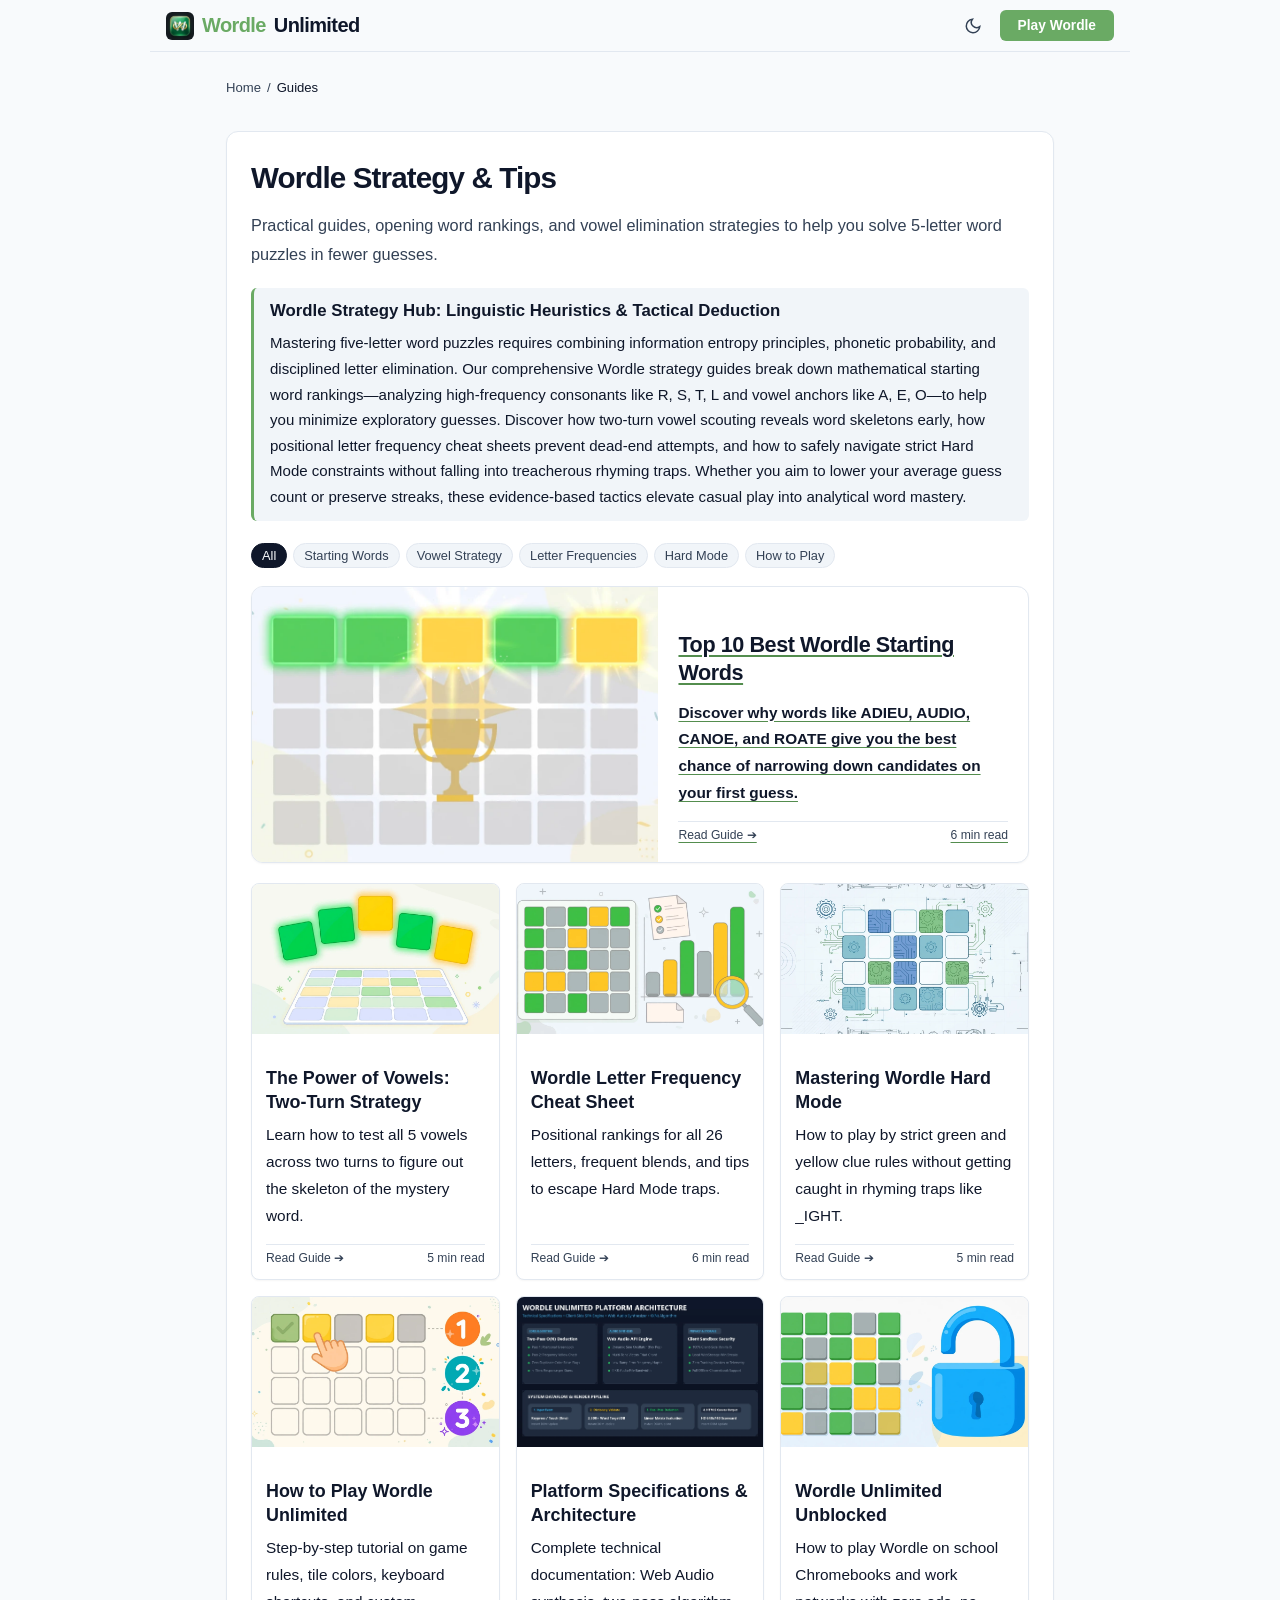
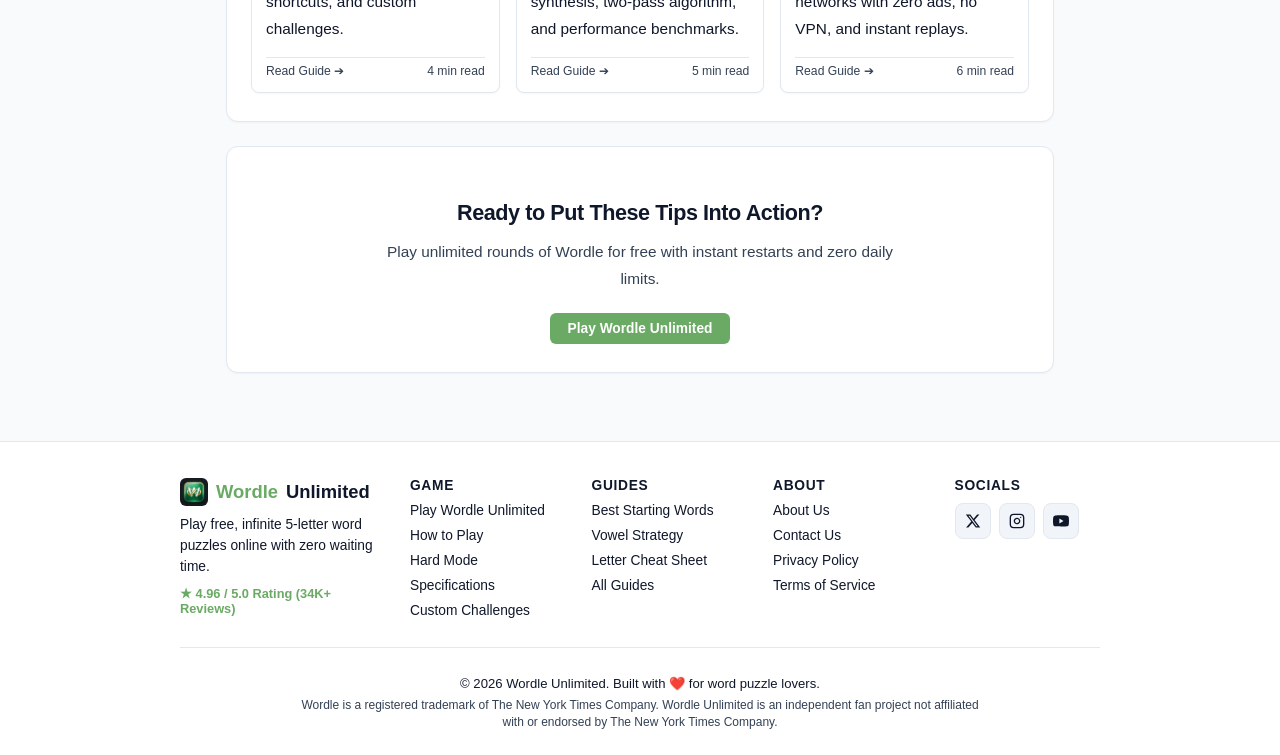
<file: blog/index.html>
<!DOCTYPE html>
<html lang="en">
<head>
  <meta charset="UTF-8">
  <meta name="viewport" content="width=device-width, initial-scale=1.0">

  <!-- Google tag (gtag.js) -->
  <script async src="https://www.googletagmanager.com/gtag/js?id=G-4RB1XBCFGJ"></script>
  <script>
    window.dataLayer = window.dataLayer || [];
    function gtag(){dataLayer.push(arguments);}
    gtag('js', new Date());

    gtag('config', 'G-4RB1XBCFGJ');
  </script>

  <!-- Microsoft Clarity -->
  <script type="text/javascript">
    (function(c,l,a,r,i,t,y){
        c[a]=c[a]||function(){(c[a].q=c[a].q||[]).push(arguments)};
        t=l.createElement(r);t.async=1;t.src="https://www.clarity.ms/tag/"+i;
        y=l.getElementsByTagName(r)[0];y.parentNode.insertBefore(t,y);
    })(window, document, "clarity", "script", "yrwwz8r3m9");
  </script>
  <title>Wordle Strategy Guides & Tips - Wordle Unlimited</title>
  <meta name="description" content="Explore practical Wordle guides, starting word rankings, vowel strategies, and tips to improve your guess count.">
  <meta name="keywords" content="wordle blog, wordle strategy, wordle tips, how to win wordle, wordle guides, wordle unlimited blog">
  <meta name="robots" content="index, follow, max-image-preview:large, max-snippet:-1, max-video-preview:-1">
  <link rel="canonical" href="https://wordle-unlimited.app/blog">

  <!-- Google Fonts: Poppins -->
  <link rel="preconnect" href="https://fonts.googleapis.com">
  <link rel="preconnect" href="https://fonts.gstatic.com" crossorigin>
  <link href="https://fonts.googleapis.com/css2?family=Poppins:ital,wght@0,300;0,400;0,500;0,600;0,700;0,800;1,400;1,600&display=swap" rel="stylesheet">

  <!-- OpenGraph Metadata -->
  <meta property="og:site_name" content="Wordle Unlimited">
  <meta property="og:title" content="Wordle Strategy Guides & Tips - Wordle Unlimited">
  <meta property="og:description" content="Explore practical Wordle guides, starting word rankings, vowel strategies, and tips to improve your guess count.">
  <meta property="og:type" content="website">
  <meta property="og:url" content="https://wordle-unlimited.app/blog/">
  <meta property="og:image" content="https://wordle-unlimited.app/assets/wordle-game-preview.webp">

  <!-- Twitter Card Metadata -->
  <meta name="twitter:card" content="summary_large_image">
  <meta name="twitter:site" content="@Wordleinfo">
  <meta name="twitter:creator" content="@Wordleinfo">
  <meta name="twitter:title" content="Wordle Strategy Guides & Tips">
  <meta name="twitter:description" content="Explore practical Wordle guides, starting word rankings, vowel strategies, and tips.">
  <meta name="twitter:image" content="https://wordle-unlimited.app/assets/wordle-game-preview.webp">

  <link rel="icon" type="image/png" href="../assets/favicon.png">
  <link rel="stylesheet" href="../styles.css">
  <script src="../js/theme.js" defer></script>

  <!-- Schema.org Structured Data -->
  <script type="application/ld+json">
  {
    "@context": "https://schema.org",
    "@graph": [
      {
        "@type": "CollectionPage",
        "@id": "https://wordle-unlimited.app/blog#webpage",
        "url": "https://wordle-unlimited.app/blog",
        "name": "Wordle Strategy Guides & Tips",
        "description": "Practical Wordle guides, starting word rankings, and vowel strategies.",
        "publisher": {
          "@type": "Organization",
          "name": "Wordle Unlimited",
          "url": "https://wordle-unlimited.app/",
          "logo": {
            "@type": "ImageObject",
            "url": "https://wordle-unlimited.app/assets/wordle-logo.webp"
          },
          "sameAs": [
            "https://x.com/Wordleinfo",
            "https://www.instagram.com/wordle_unlimited.app/",
            "https://www.youtube.com/channel/UChjoTxDOFkFuhfHpkrHSHbA"
          ]
        }
      },
      {
        "@type": "BreadcrumbList",
        "@id": "https://wordle-unlimited.app/blog#breadcrumb",
        "itemListElement": [
          {
            "@type": "ListItem",
            "position": 1,
            "name": "Home",
            "item": "https://wordle-unlimited.app/"
          },
          {
            "@type": "ListItem",
            "position": 2,
            "name": "Blog Hub",
            "item": "https://wordle-unlimited.app/blog"
          }
        ]
      }
    ]
  }
  </script>
</head>
<body>

  <!-- Header Navigation -->
  <header>
    <div class="header-left">
      <a href="../" class="logo-text">
        <img src="../assets/wordle-logo.webp" alt="Wordle Unlimited Logo" class="header-logo-img" width="32" height="32">
        <span>Wordle</span> Unlimited
      </a>
    </div>
    <div class="header-right">
      <button class="icon-btn-round theme-toggle-btn" onclick="toggleGlobalTheme()" title="Toggle Dark/Light Mode" aria-label="Toggle Theme">
        <svg width="18" height="18" viewBox="0 0 24 24" fill="none" stroke="currentColor" stroke-width="2"><path d="M21 12.79A9 9 0 1 1 11.21 3 7 7 0 0 0 21 12.79z"/></svg>
      </button>
      <a href="../" class="btn-primary" style="text-decoration: none;">Play Wordle</a>
    </div>
  </header>

  <!-- Page Container -->
  <div class="page-container">
    
    <!-- Breadcrumbs -->
    <nav class="breadcrumbs-nav" aria-label="Breadcrumb">
      <a href="../">Home</a>
      <span>/</span>
      <span style="color: var(--text-color);">Guides</span>
    </nav>

    <section class="content-card-box">
      <h1>Wordle Strategy & Tips</h1>
      <p style="font-size: 1.02rem; line-height: 1.8; color: var(--text-muted);">
        Practical guides, opening word rankings, and vowel elimination strategies to help you solve 5-letter word puzzles in fewer guesses.
      </p>

      <div class="callout-box" style="margin: 18px 0 22px 0;">
        <h3 style="margin-top: 0; font-size: 1.05rem; color: var(--text-color);">Wordle Strategy Hub: Linguistic Heuristics & Tactical Deduction</h3>
        <p style="margin-bottom: 0; font-size: 0.94rem; line-height: 1.7; color: var(--text-color);">
          Mastering five-letter word puzzles requires combining information entropy principles, phonetic probability, and disciplined letter elimination. Our comprehensive Wordle strategy guides break down mathematical starting word rankings—analyzing high-frequency consonants like R, S, T, L and vowel anchors like A, E, O—to help you minimize exploratory guesses. Discover how two-turn vowel scouting reveals word skeletons early, how positional letter frequency cheat sheets prevent dead-end attempts, and how to safely navigate strict Hard Mode constraints without falling into treacherous rhyming traps. Whether you aim to lower your average guess count or preserve streaks, these evidence-based tactics elevate casual play into analytical word mastery.
        </p>
      </div>

      <!-- Category Filter Pills -->
      <div class="category-filter-pills">
        <button class="filter-pill active" onclick="filterArticles('all', this)">All</button>
        <button class="filter-pill" onclick="filterArticles('starters', this)">Starting Words</button>
        <button class="filter-pill" onclick="filterArticles('vowels', this)">Vowel Strategy</button>
        <button class="filter-pill" onclick="filterArticles('frequency', this)">Letter Frequencies</button>
        <button class="filter-pill" onclick="filterArticles('hardmode', this)">Hard Mode</button>
        <button class="filter-pill" onclick="filterArticles('beginner', this)">How to Play</button>
      </div>

      <!-- Featured Article Card -->
      <a href="best-wordle-starting-words" class="blog-hero-card article-item" data-category="starters">
        <img src="../assets/best-wordle-starters.webp" alt="Wordle grid with glowing green and yellow tiles and golden victory trophy for best Wordle starting words guide" class="blog-hero-img" width="640" height="360" loading="eager" decoding="async">
        <div class="blog-hero-body">
          <h2 class="blog-hero-title">Top 10 Best Wordle Starting Words</h2>
          <p class="blog-hero-desc">
            Discover why words like ADIEU, AUDIO, CANOE, and ROATE give you the best chance of narrowing down candidates on your first guess.
          </p>
          <div class="blog-card-meta">
            <span>Read Guide ➔</span>
            <span>6 min read</span>
          </div>
        </div>
      </a>

      <!-- Secondary Articles Grid -->
      <div class="blog-grid" id="articles-grid">
        
        <a href="wordle-vowels" class="blog-card article-item" data-category="vowels">
          <img src="../assets/wordle-vowels-mastery.webp" alt="Five colorful Wordle tiles floating in an arch over a puzzle board for Wordle vowels strategy guide" class="blog-card-img" width="640" height="360" loading="lazy" decoding="async">
          <div class="blog-card-body">
            <h3 class="blog-card-title">The Power of Vowels: Two-Turn Strategy</h3>
            <p class="blog-card-excerpt">Learn how to test all 5 vowels across two turns to figure out the skeleton of the mystery word.</p>
            <div class="blog-card-meta"><span>Read Guide ➔</span><span>5 min read</span></div>
          </div>
        </a>

        <a href="wordle-cheat-sheet" class="blog-card article-item" data-category="frequency">
          <img src="../assets/wordle-letter-frequency-matrix.webp" alt="Wordle puzzle grid beside a frequency bar chart and magnifying glass for Wordle cheat sheet guide" class="blog-card-img" width="640" height="360" loading="lazy" decoding="async">
          <div class="blog-card-body">
            <h3 class="blog-card-title">Wordle Letter Frequency Cheat Sheet</h3>
            <p class="blog-card-excerpt">Positional rankings for all 26 letters, frequent blends, and tips to escape Hard Mode traps.</p>
            <div class="blog-card-meta"><span>Read Guide ➔</span><span>6 min read</span></div>
          </div>
        </a>

        <a href="wordle-hard-mode-guide" class="blog-card article-item" data-category="hardmode">
          <img src="../assets/wordle-hard-mode-tactics.webp" alt="Technical blueprint with mechanical gears and circuit tiles for Wordle Hard Mode tactics guide" class="blog-card-img" width="640" height="360" loading="lazy" decoding="async">
          <div class="blog-card-body">
            <h3 class="blog-card-title">Mastering Wordle Hard Mode</h3>
            <p class="blog-card-excerpt">How to play by strict green and yellow clue rules without getting caught in rhyming traps like _IGHT.</p>
            <div class="blog-card-meta"><span>Read Guide ➔</span><span>5 min read</span></div>
          </div>
        </a>

        <a href="how-to-play-wordle-unlimited" class="blog-card article-item" data-category="beginner">
          <img src="../assets/how-to-play-wordle-guide.webp" alt="Hand tapping a Wordle tile with step 1 2 3 tutorial guide for how to play Wordle Unlimited" class="blog-card-img" width="640" height="360" loading="lazy" decoding="async">
          <div class="blog-card-body">
            <h3 class="blog-card-title">How to Play Wordle Unlimited</h3>
            <p class="blog-card-excerpt">Step-by-step tutorial on game rules, tile colors, keyboard shortcuts, and custom challenges.</p>
            <div class="blog-card-meta"><span>Read Guide ➔</span><span>4 min read</span></div>
          </div>
        </a>

        <a href="wordle-unlimited-specifications" class="blog-card article-item" data-category="advanced">
          <img src="../assets/wordle-specifications-architecture.webp" alt="Wordle Unlimited platform technical architecture and specifications cover" class="blog-card-img" width="640" height="360" loading="lazy" decoding="async">
          <div class="blog-card-body">
            <h3 class="blog-card-title">Platform Specifications & Architecture</h3>
            <p class="blog-card-excerpt">Complete technical documentation: Web Audio synthesis, two-pass algorithm, and performance benchmarks.</p>
            <div class="blog-card-meta"><span>Read Guide ➔</span><span>5 min read</span></div>
          </div>
        </a>

        <a href="wordle-unlimited-unblocked" class="blog-card article-item" data-category="beginner">
          <img src="../assets/wordle-unlimited-unblocked.webp" alt="Wordle tile puzzle grid beside an unlocked blue padlock for Wordle Unlimited unblocked guide" class="blog-card-img" width="640" height="360" loading="lazy" decoding="async">
          <div class="blog-card-body">
            <h3 class="blog-card-title">Wordle Unlimited Unblocked</h3>
            <p class="blog-card-excerpt">How to play Wordle on school Chromebooks and work networks with zero ads, no VPN, and instant replays.</p>
            <div class="blog-card-meta"><span>Read Guide ➔</span><span>6 min read</span></div>
          </div>
        </a>
      </div>
    </section>

    <!-- Practice Callout -->
    <section class="content-card-box" style="text-align: center;">
      <h2>Ready to Put These Tips Into Action?</h2>
      <p style="max-width: 540px; margin: 0 auto 20px auto; color: var(--text-muted);">
        Play unlimited rounds of Wordle for free with instant restarts and zero daily limits.
      </p>
      <div>
        <a href="../" class="btn-primary" style="display: inline-flex; text-decoration: none;">Play Wordle Unlimited</a>
      </div>
    </section>

  </div>

  <!-- Footer -->
  <footer>
    <div class="footer-container">
      <div class="footer-main-grid">
        <!-- Column 1 -->
        <div class="footer-brand-col">
          <a href="../" class="footer-brand-logo">
            <img src="../assets/wordle-logo.webp" alt="Wordle Unlimited 3D Green Tile Logo WebP" class="footer-logo-img" width="32" height="32">
            <span>Wordle</span> Unlimited
          </a>
          <p class="footer-brand-desc">
            Play free, infinite 5-letter word puzzles online with zero waiting time.
          </p>
          <div class="footer-rating-pill">
            ★ 4.96 / 5.0 Rating (34K+ Reviews)
          </div>
        </div>

        <!-- Column 2 -->
        <div class="footer-col">
          <div class="footer-col-heading">Game</div>
          <ul class="footer-col-nav">
            <li><a href="../">Play Wordle Unlimited</a></li>
            <li><a href="how-to-play-wordle-unlimited">How to Play</a></li>
            <li><a href="wordle-hard-mode-guide">Hard Mode</a></li>
            <li><a href="wordle-unlimited-specifications">Specifications</a></li>
            <li><a href="../">Custom Challenges</a></li>
          </ul>
        </div>

        <!-- Column 3 -->
        <div class="footer-col">
          <div class="footer-col-heading">Guides</div>
          <ul class="footer-col-nav">
            <li><a href="best-wordle-starting-words">Best Starting Words</a></li>
            <li><a href="wordle-vowels">Vowel Strategy</a></li>
            <li><a href="wordle-cheat-sheet">Letter Cheat Sheet</a></li>
            <li><a href="./">All Guides</a></li>
          </ul>
        </div>

        <!-- Column 4 -->
        <div class="footer-col">
          <div class="footer-col-heading">About</div>
          <ul class="footer-col-nav">
            <li><a href="../about-us">About Us</a></li>
            <li><a href="../contact-us">Contact Us</a></li>
            <li><a href="../privacy-policy">Privacy Policy</a></li>
            <li><a href="../terms-of-service">Terms of Service</a></li>
          </ul>
        </div>

        <!-- Column 5 -->
        <div class="footer-col">
          <div class="footer-col-heading">Socials</div>
          <div class="footer-social-icons-row">
            <a href="https://x.com/Wordleinfo" target="_blank" rel="noopener noreferrer" class="footer-icon-square x-twitter" title="Follow Wordle Unlimited on X (Twitter)" aria-label="X Twitter">
              <svg viewBox="0 0 24 24" fill="currentColor"><path d="M18.244 2.25h3.308l-7.227 8.26 8.502 11.24H16.17l-5.214-6.817L4.99 21.75H1.68l7.73-8.835L1.254 2.25H8.08l4.713 6.231zm-1.161 17.52h1.833L7.084 4.126H5.117z"/></svg>
            </a>
            <a href="https://www.instagram.com/wordle_unlimited.app/" target="_blank" rel="noopener noreferrer" class="footer-icon-square instagram" title="Follow Wordle Unlimited on Instagram" aria-label="Instagram">
              <svg viewBox="0 0 24 24" fill="none" stroke="currentColor" stroke-width="2" stroke-linecap="round" stroke-linejoin="round"><rect x="2" y="2" width="20" height="20" rx="5" ry="5"></rect><path d="M16 11.37A4 4 0 1 1 12.63 8 4 4 0 0 1 16 11.37z"></path><line x1="17.5" y1="6.5" x2="17.51" y2="6.5"></line></svg>
            </a>
            <a href="https://www.youtube.com/channel/UChjoTxDOFkFuhfHpkrHSHbA" target="_blank" rel="noopener noreferrer" class="footer-icon-square youtube" title="Subscribe to Wordle Unlimited on YouTube" aria-label="YouTube">
              <svg viewBox="0 0 24 24" fill="currentColor"><path d="M23.498 6.186a3.016 3.016 0 0 0-2.122-2.136C19.505 3.545 12 3.545 12 3.545s-7.505 0-9.377.505A3.017 3.017 0 0 0 .502 6.186C0 8.07 0 12 0 12s0 3.93.502 5.814a3.016 3.016 0 0 0 2.122 2.136c1.871.505 9.376.505 9.376.505s7.505 0 9.377-.505a3.015 3.015 0 0 0 2.122-2.136C24 15.93 24 12 24 12s0-3.93-.502-5.814zM9.545 15.568V8.432L15.818 12l-6.273 3.568z"/></svg>
            </a>
          </div>
        </div>
      </div>

      <div class="footer-divider"></div>

      <div class="footer-bottom-bar">
        <p class="footer-copyright">
          © 2026 Wordle Unlimited. Built with ❤️ for word puzzle lovers.
        </p>
        <p class="footer-disclaimer">
          Wordle is a registered trademark of The New York Times Company. Wordle Unlimited is an independent fan project not affiliated with or endorsed by The New York Times Company.
        </p>
      </div>
    </div>
  </footer>

  <script>
    function filterArticles(cat, btn) {
      document.querySelectorAll('.filter-pill').forEach(p => p.classList.remove('active'));
      btn.classList.add('active');
      document.querySelectorAll('.article-item').forEach(item => {
        if (cat === 'all' || item.getAttribute('data-category') === cat) {
          item.style.display = item.classList.contains('blog-hero-card') ? 'grid' : 'flex';
        } else {
          item.style.display = 'none';
        }
      });
    }
  </script>

</body>
</html>
</file>
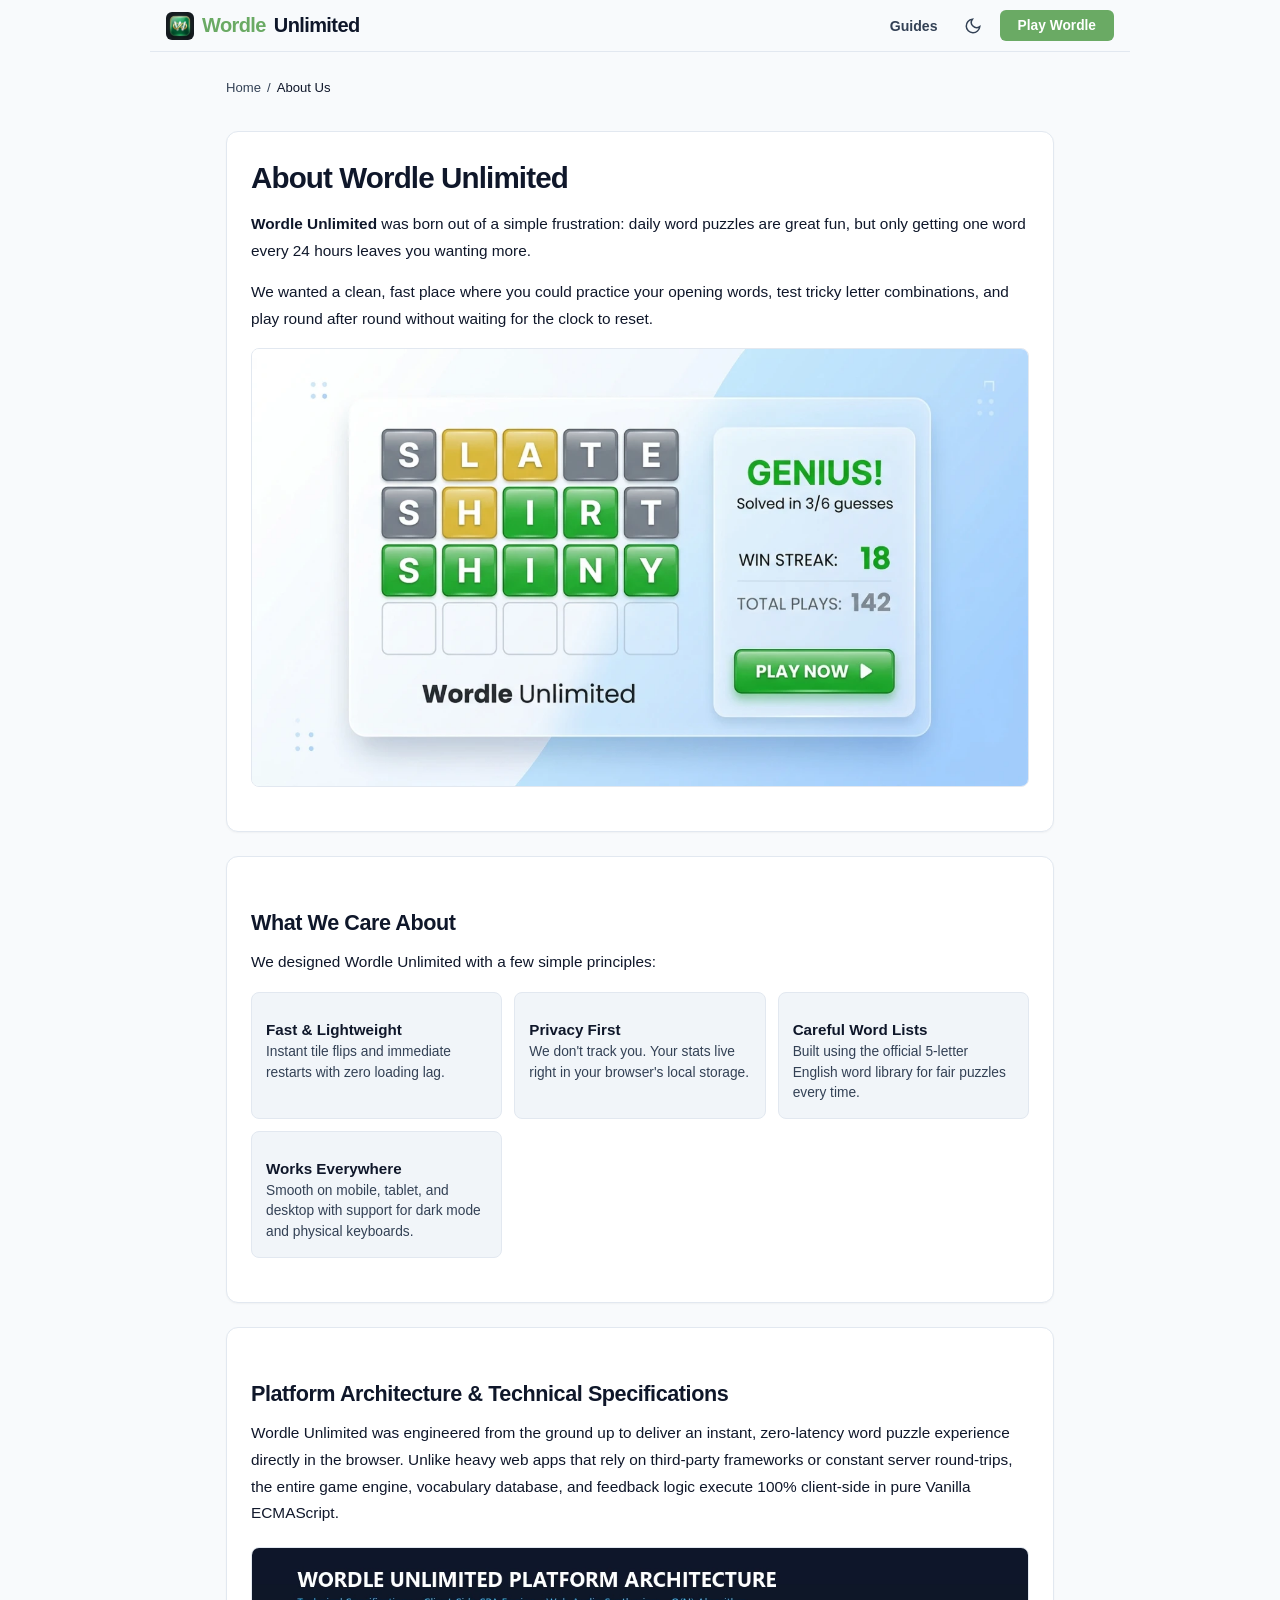
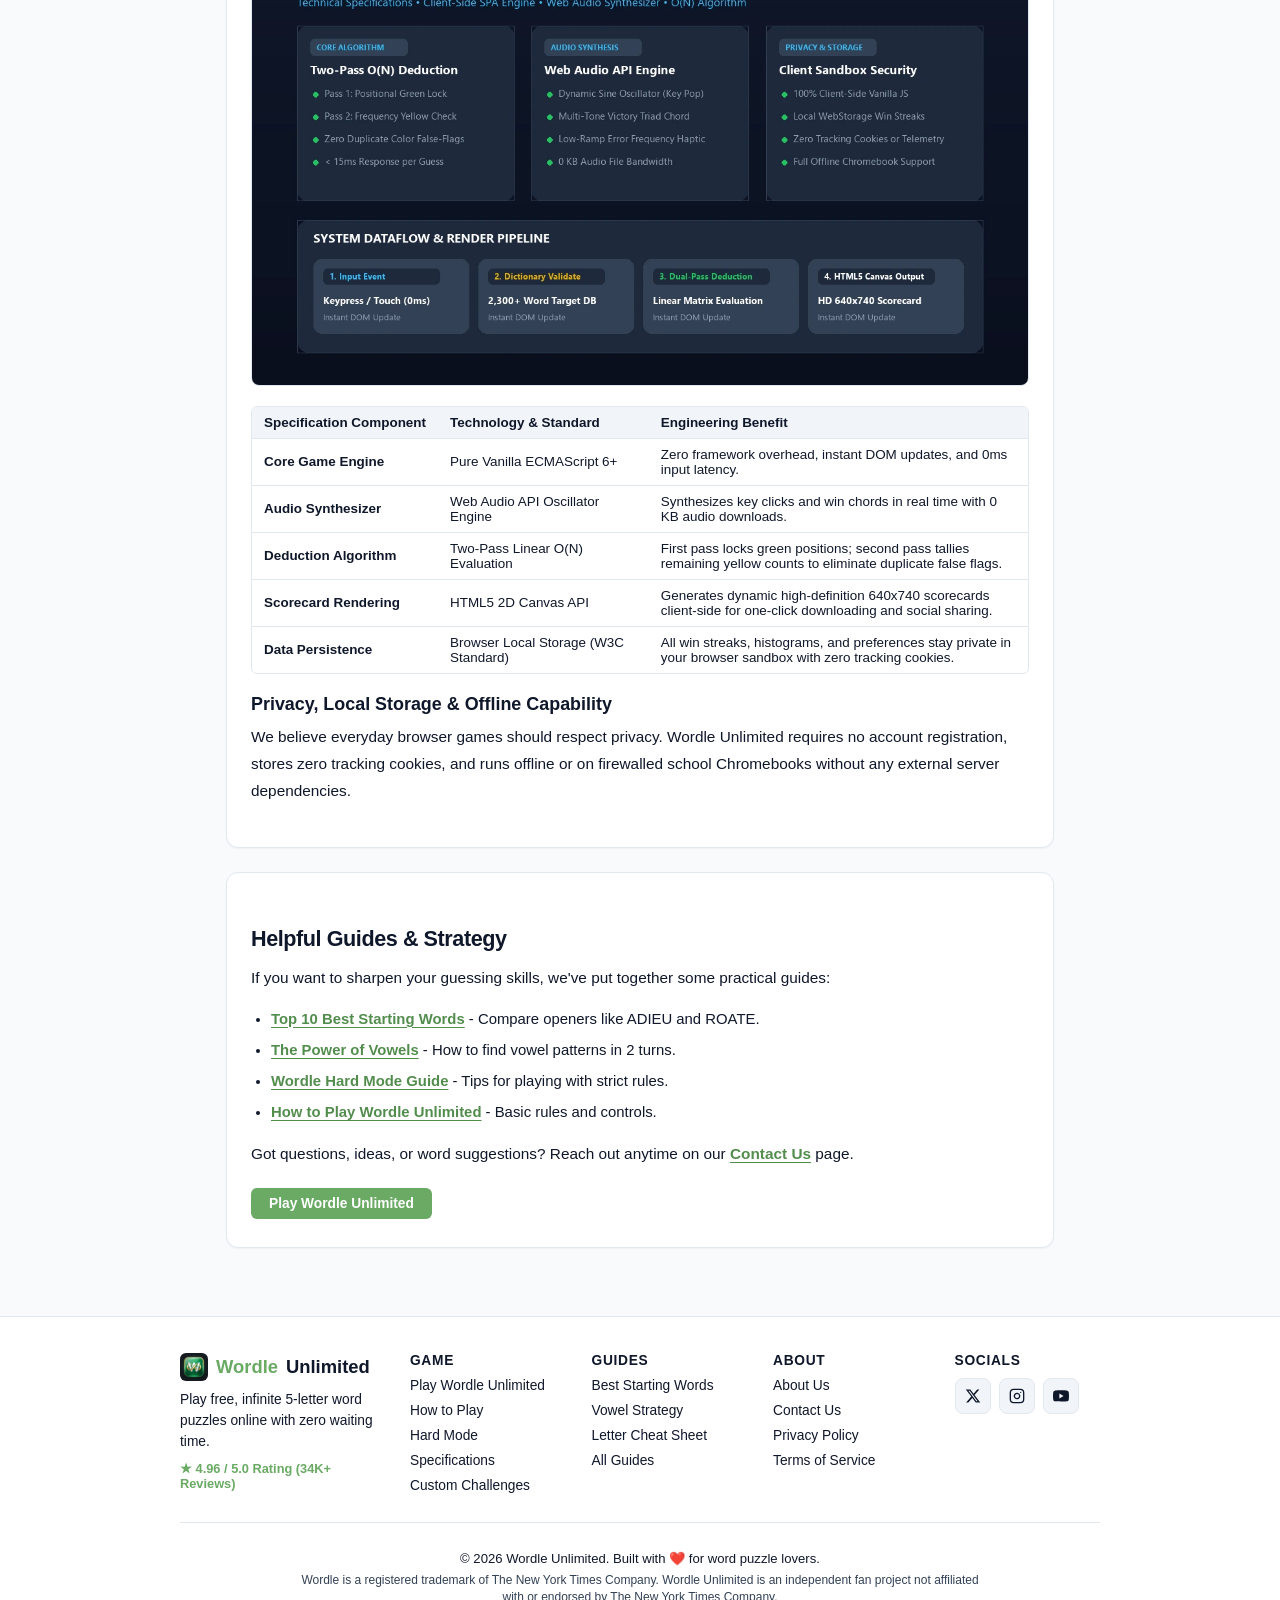
<file: about-us.html>
<!DOCTYPE html>
<html lang="en">
<head>
  <meta charset="UTF-8">
  <meta name="viewport" content="width=device-width, initial-scale=1.0">

  <!-- Google tag (gtag.js) -->
  <script async src="https://www.googletagmanager.com/gtag/js?id=G-4RB1XBCFGJ"></script>
  <script>
    window.dataLayer = window.dataLayer || [];
    function gtag(){dataLayer.push(arguments);}
    gtag('js', new Date());

    gtag('config', 'G-4RB1XBCFGJ');
  </script>

  <!-- Microsoft Clarity -->
  <script type="text/javascript">
    (function(c,l,a,r,i,t,y){
        c[a]=c[a]||function(){(c[a].q=c[a].q||[]).push(arguments)};
        t=l.createElement(r);t.async=1;t.src="https://www.clarity.ms/tag/"+i;
        y=l.getElementsByTagName(r)[0];y.parentNode.insertBefore(t,y);
    })(window, document, "clarity", "script", "yrwwz8r3m9");
  </script>
  <title>About Us - Wordle Unlimited</title>
  <meta name="description" content="Learn about Wordle Unlimited, our story, and why we built a free, endless word puzzle game for puzzle lovers.">
  <meta name="robots" content="index, follow, max-image-preview:large, max-snippet:-1, max-video-preview:-1">
  <link rel="canonical" href="https://wordle-unlimited.app/about-us">

  <!-- Google Fonts: Poppins -->
  <link rel="preconnect" href="https://fonts.gstatic.com">
  <link href="https://fonts.googleapis.com/css2?family=Poppins:ital,wght@0,300;0,400;0,500;0,600;0,700;0,800;1,400;1,600&display=swap" rel="stylesheet">

  <link rel="icon" type="image/png" href="assets/favicon.png">
  <link rel="stylesheet" href="styles.css">
  <script src="js/theme.js"></script>

  <!-- Schema.org Organization Structured Data -->
  <script type="application/ld+json">
  {
    "@context": "https://schema.org",
    "@graph": [
      {
        "@type": "Organization",
        "@id": "https://wordle-unlimited.app/#organization",
        "name": "Wordle Unlimited",
        "url": "https://wordle-unlimited.app/",
        "logo": "https://wordle-unlimited.app/assets/wordle-logo.webp",
        "sameAs": [
          "https://x.com/Wordleinfo",
          "https://www.instagram.com/wordle_unlimited.app/",
          "https://www.youtube.com/channel/UChjoTxDOFkFuhfHpkrHSHbA"
        ],
        "contactPoint": {
          "@type": "ContactPoint",
          "email": "wordleunlimited.info@gmail.com",
          "contactType": "Customer Support"
        }
      },
      {
        "@type": "BreadcrumbList",
        "@id": "https://wordle-unlimited.app/about-us#breadcrumb",
        "itemListElement": [
          {
            "@type": "ListItem",
            "position": 1,
            "name": "Home",
            "item": "https://wordle-unlimited.app/"
          },
          {
            "@type": "ListItem",
            "position": 2,
            "name": "About Us",
            "item": "https://wordle-unlimited.app/about-us"
          }
        ]
      }
    ]
  }
  </script>
</head>
<body>

  <!-- Header Navigation -->
  <header>
    <div class="header-left">
      <a href="./" class="logo-text">
        <img src="assets/wordle-logo.webp" alt="Wordle Unlimited Logo" class="header-logo-img" width="32" height="32">
        <span>Wordle</span> Unlimited
      </a>
    </div>
    <div class="header-right">
      <a href="blog" class="nav-link">Guides</a>
      <button class="icon-btn-round theme-toggle-btn" onclick="toggleGlobalTheme()" title="Toggle Dark/Light Mode" aria-label="Toggle Theme">
        <svg width="18" height="18" viewBox="0 0 24 24" fill="none" stroke="currentColor" stroke-width="2"><path d="M21 12.79A9 9 0 1 1 11.21 3 7 7 0 0 0 21 12.79z"/></svg>
      </button>
      <a href="./" class="btn-primary" style="text-decoration: none;">Play Wordle</a>
    </div>
  </header>

  <!-- Page Container -->
  <div class="page-container">
    
    <!-- Breadcrumbs -->
    <nav class="breadcrumbs-nav" aria-label="Breadcrumb">
      <a href="./">Home</a>
      <span>/</span>
      <span style="color: var(--text-color);">About Us</span>
    </nav>

    <section class="content-card-box">
      <h1>About Wordle Unlimited</h1>
      <p>
        <strong>Wordle Unlimited</strong> was born out of a simple frustration: daily word puzzles are great fun, but only getting one word every 24 hours leaves you wanting more.
      </p>
      <p>
        We wanted a clean, fast place where you could practice your opening words, test tricky letter combinations, and play round after round without waiting for the clock to reset.
      </p>

      <div class="webp-box">
        <img src="assets/wordle-game-preview.webp" alt="Wordle Unlimited game preview" width="1000" height="600">
      </div>
    </section>

    <section class="content-card-box">
      <h2>What We Care About</h2>
      <p>
        We designed Wordle Unlimited with a few simple principles:
      </p>

      <div class="feature-grid">
        <div class="feature-box">
          <h4>Fast & Lightweight</h4>
          <p>Instant tile flips and immediate restarts with zero loading lag.</p>
        </div>
        <div class="feature-box">
          <h4>Privacy First</h4>
          <p>We don't track you. Your stats live right in your browser's local storage.</p>
        </div>
        <div class="feature-box">
          <h4>Careful Word Lists</h4>
          <p>Built using the official 5-letter English word library for fair puzzles every time.</p>
        </div>
        <div class="feature-box">
          <h4>Works Everywhere</h4>
          <p>Smooth on mobile, tablet, and desktop with support for dark mode and physical keyboards.</p>
        </div>
      </div>
    </section>

    <!-- Platform Architecture & Technical Specifications -->
    <section class="content-card-box">
      <h2>Platform Architecture & Technical Specifications</h2>
      <p>
        Wordle Unlimited was engineered from the ground up to deliver an instant, zero-latency word puzzle experience directly in the browser. Unlike heavy web apps that rely on third-party frameworks or constant server round-trips, the entire game engine, vocabulary database, and feedback logic execute 100% client-side in pure Vanilla ECMAScript.
      </p>

      <div class="webp-box" style="margin: 20px 0;">
        <img src="assets/wordle-specifications-architecture.webp" alt="Wordle Unlimited platform technical architecture and specifications diagram" width="1000" height="560" loading="lazy" decoding="async">
      </div>

      <table class="styled-table" style="margin-top: 16px;">
        <thead>
          <tr>
            <th>Specification Component</th>
            <th>Technology & Standard</th>
            <th>Engineering Benefit</th>
          </tr>
        </thead>
        <tbody>
          <tr>
            <td><strong>Core Game Engine</strong></td>
            <td>Pure Vanilla ECMAScript 6+</td>
            <td>Zero framework overhead, instant DOM updates, and 0ms input latency.</td>
          </tr>
          <tr>
            <td><strong>Audio Synthesizer</strong></td>
            <td>Web Audio API Oscillator Engine</td>
            <td>Synthesizes key clicks and win chords in real time with 0 KB audio downloads.</td>
          </tr>
          <tr>
            <td><strong>Deduction Algorithm</strong></td>
            <td>Two-Pass Linear O(N) Evaluation</td>
            <td>First pass locks green positions; second pass tallies remaining yellow counts to eliminate duplicate false flags.</td>
          </tr>
          <tr>
            <td><strong>Scorecard Rendering</strong></td>
            <td>HTML5 2D Canvas API</td>
            <td>Generates dynamic high-definition 640x740 scorecards client-side for one-click downloading and social sharing.</td>
          </tr>
          <tr>
            <td><strong>Data Persistence</strong></td>
            <td>Browser Local Storage (W3C Standard)</td>
            <td>All win streaks, histograms, and preferences stay private in your browser sandbox with zero tracking cookies.</td>
          </tr>
        </tbody>
      </table>

      <h3>Privacy, Local Storage & Offline Capability</h3>
      <p>
        We believe everyday browser games should respect privacy. Wordle Unlimited requires no account registration, stores zero tracking cookies, and runs offline or on firewalled school Chromebooks without any external server dependencies.
      </p>
    </section>

    <section class="content-card-box">
      <h2>Helpful Guides & Strategy</h2>
      <p>
        If you want to sharpen your guessing skills, we've put together some practical guides:
      </p>
      <ul>
        <li><a href="blog/best-wordle-starting-words">Top 10 Best Starting Words</a> - Compare openers like ADIEU and ROATE.</li>
        <li><a href="blog/wordle-vowels">The Power of Vowels</a> - How to find vowel patterns in 2 turns.</li>
        <li><a href="blog/wordle-hard-mode-guide">Wordle Hard Mode Guide</a> - Tips for playing with strict rules.</li>
        <li><a href="blog/how-to-play-wordle-unlimited">How to Play Wordle Unlimited</a> - Basic rules and controls.</li>
      </ul>

      <p>
        Got questions, ideas, or word suggestions? Reach out anytime on our <a href="contact-us">Contact Us</a> page.
      </p>

      <div style="margin-top: 20px;">
        <a href="./" class="btn-primary" style="display: inline-block; text-decoration: none;">Play Wordle Unlimited</a>
      </div>
    </section>

  </div>

  <!-- Footer -->
  <footer>
    <div class="footer-container">
      <div class="footer-main-grid">
        <div class="footer-brand-col">
          <a href="./" class="footer-brand-logo">
            <img src="assets/wordle-logo.webp" alt="Wordle Unlimited 3D Green Tile Logo WebP" class="footer-logo-img" width="32" height="32">
            <span>Wordle</span> Unlimited
          </a>
          <p class="footer-brand-desc">
            Play free, infinite 5-letter word puzzles online with zero waiting time.
          </p>
          <div class="footer-rating-pill">
            ★ 4.96 / 5.0 Rating (34K+ Reviews)
          </div>
        </div>

        <div class="footer-col">
          <div class="footer-col-heading">Game</div>
          <ul class="footer-col-nav">
            <li><a href="./">Play Wordle Unlimited</a></li>
            <li><a href="blog/how-to-play-wordle-unlimited">How to Play</a></li>
            <li><a href="blog/wordle-hard-mode-guide">Hard Mode</a></li>
            <li><a href="blog/wordle-unlimited-specifications">Specifications</a></li>
            <li><a href="./">Custom Challenges</a></li>
          </ul>
        </div>

        <div class="footer-col">
          <div class="footer-col-heading">Guides</div>
          <ul class="footer-col-nav">
            <li><a href="blog/best-wordle-starting-words">Best Starting Words</a></li>
            <li><a href="blog/wordle-vowels">Vowel Strategy</a></li>
            <li><a href="blog/wordle-cheat-sheet">Letter Cheat Sheet</a></li>
            <li><a href="blog">All Guides</a></li>
          </ul>
        </div>

        <div class="footer-col">
          <div class="footer-col-heading">About</div>
          <ul class="footer-col-nav">
            <li><a href="about-us">About Us</a></li>
            <li><a href="contact-us">Contact Us</a></li>
            <li><a href="privacy-policy">Privacy Policy</a></li>
            <li><a href="terms-of-service">Terms of Service</a></li>
          </ul>
        </div>

        <div class="footer-col">
          <div class="footer-col-heading">Socials</div>
          <div class="footer-social-icons-row">
            <a href="https://x.com/Wordleinfo" target="_blank" rel="noopener noreferrer" class="footer-icon-square x-twitter" title="Follow Wordle Unlimited on X (Twitter)" aria-label="X Twitter">
              <svg viewBox="0 0 24 24" fill="currentColor"><path d="M18.244 2.25h3.308l-7.227 8.26 8.502 11.24H16.17l-5.214-6.817L4.99 21.75H1.68l7.73-8.835L1.254 2.25H8.08l4.713 6.231zm-1.161 17.52h1.833L7.084 4.126H5.117z"/></svg>
            </a>
            <a href="https://www.instagram.com/wordle_unlimited.app/" target="_blank" rel="noopener noreferrer" class="footer-icon-square instagram" title="Follow Wordle Unlimited on Instagram" aria-label="Instagram">
              <svg viewBox="0 0 24 24" fill="none" stroke="currentColor" stroke-width="2" stroke-linecap="round" stroke-linejoin="round"><rect x="2" y="2" width="20" height="20" rx="5" ry="5"></rect><path d="M16 11.37A4 4 0 1 1 12.63 8 4 4 0 0 1 16 11.37z"></path><line x1="17.5" y1="6.5" x2="17.51" y2="6.5"></line></svg>
            </a>
            <a href="https://www.youtube.com/channel/UChjoTxDOFkFuhfHpkrHSHbA" target="_blank" rel="noopener noreferrer" class="footer-icon-square youtube" title="Subscribe to Wordle Unlimited on YouTube" aria-label="YouTube">
              <svg viewBox="0 0 24 24" fill="currentColor"><path d="M23.498 6.186a3.016 3.016 0 0 0-2.122-2.136C19.505 3.545 12 3.545 12 3.545s-7.505 0-9.377.505A3.017 3.017 0 0 0 .502 6.186C0 8.07 0 12 0 12s0 3.93.502 5.814a3.016 3.016 0 0 0 2.122 2.136c1.871.505 9.376.505 9.376.505s7.505 0 9.377-.505a3.015 3.015 0 0 0 2.122-2.136C24 15.93 24 12 24 12s0-3.93-.502-5.814zM9.545 15.568V8.432L15.818 12l-6.273 3.568z"/></svg>
            </a>
          </div>
        </div>
      </div>

      <div class="footer-divider"></div>

      <div class="footer-bottom-bar">
        <p class="footer-copyright">
          © 2026 Wordle Unlimited. Built with ❤️ for word puzzle lovers.
        </p>
        <p class="footer-disclaimer">
          Wordle is a registered trademark of The New York Times Company. Wordle Unlimited is an independent fan project not affiliated with or endorsed by The New York Times Company.
        </p>
      </div>
    </div>
  </footer>

</body>
</html>
</file>
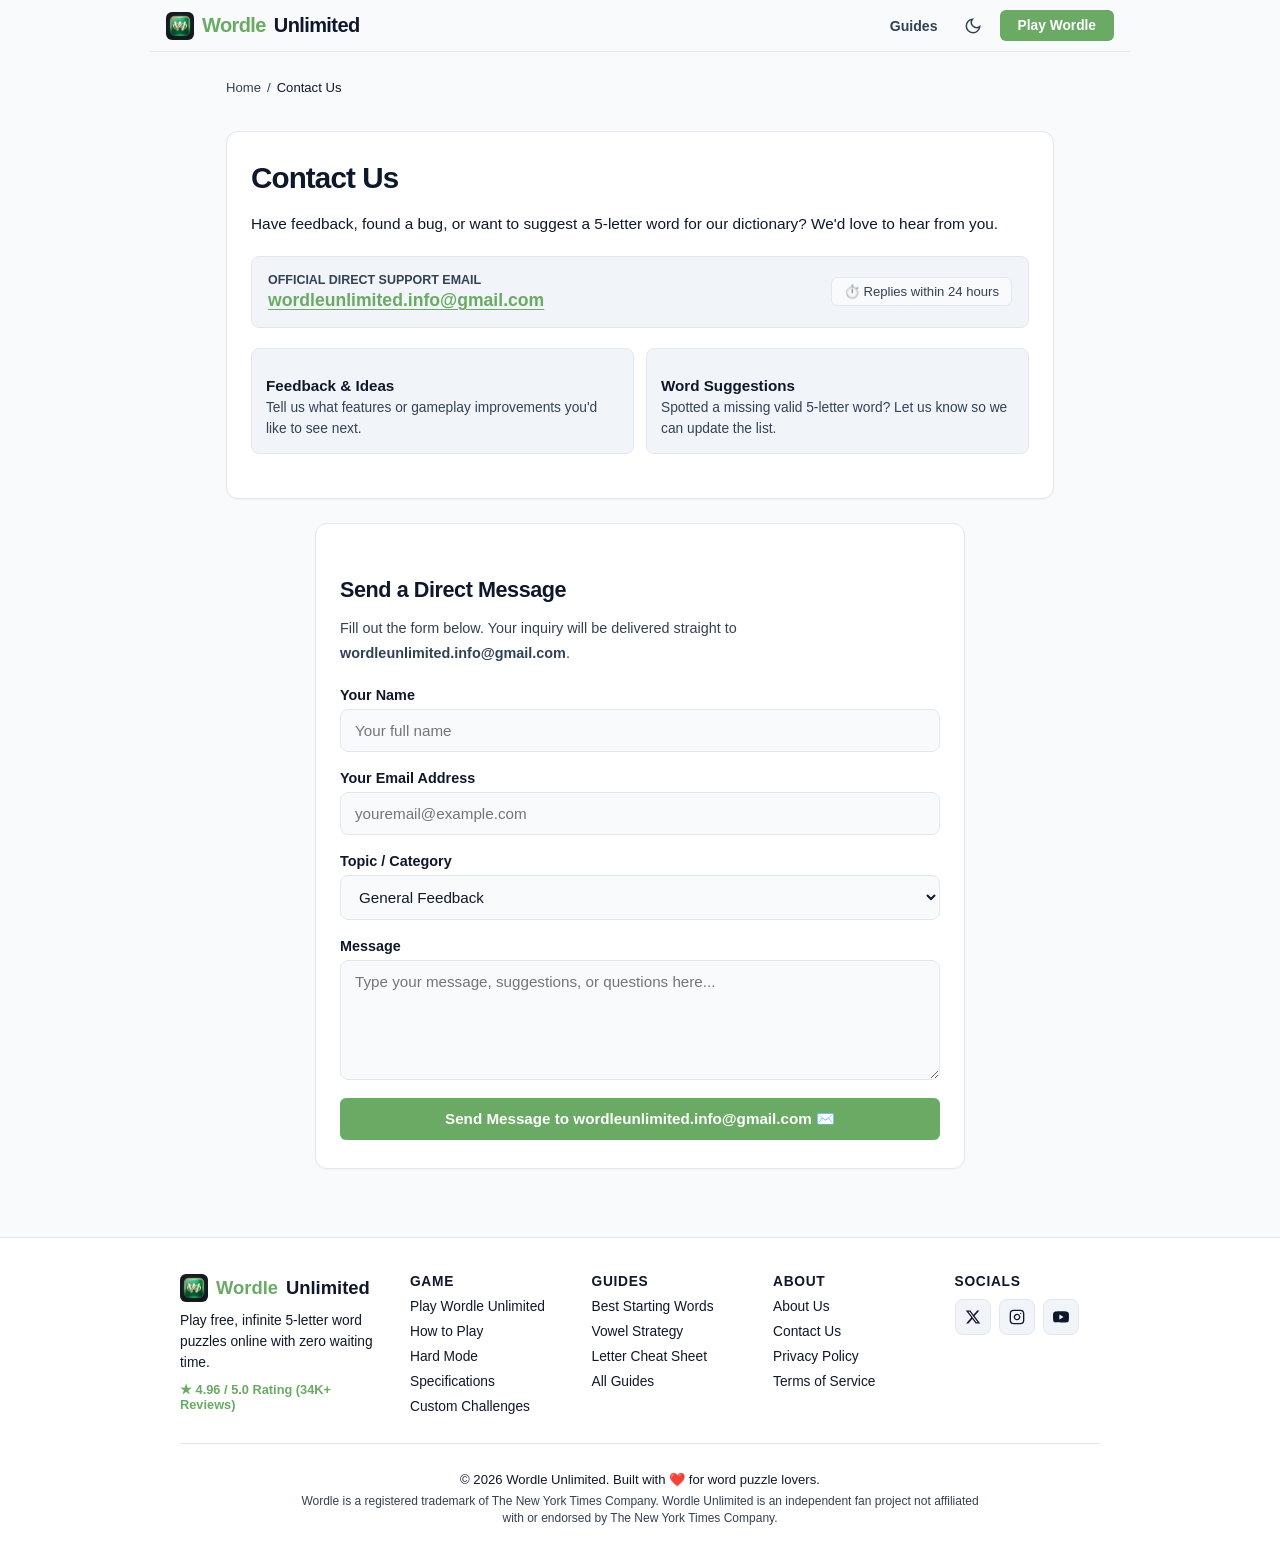
<file: contact-us.html>
<!DOCTYPE html>
<html lang="en">
<head>
  <meta charset="UTF-8">
  <meta name="viewport" content="width=device-width, initial-scale=1.0">

  <!-- Google tag (gtag.js) -->
  <script async src="https://www.googletagmanager.com/gtag/js?id=G-4RB1XBCFGJ"></script>
  <script>
    window.dataLayer = window.dataLayer || [];
    function gtag(){dataLayer.push(arguments);}
    gtag('js', new Date());

    gtag('config', 'G-4RB1XBCFGJ');
  </script>

  <!-- Microsoft Clarity -->
  <script type="text/javascript">
    (function(c,l,a,r,i,t,y){
        c[a]=c[a]||function(){(c[a].q=c[a].q||[]).push(arguments)};
        t=l.createElement(r);t.async=1;t.src="https://www.clarity.ms/tag/"+i;
        y=l.getElementsByTagName(r)[0];y.parentNode.insertBefore(t,y);
    })(window, document, "clarity", "script", "yrwwz8r3m9");
  </script>
  <title>Contact Us - Wordle Unlimited</title>
  <meta name="description" content="Get in touch with the Wordle Unlimited team. Send feedback, word suggestions, or bug reports.">
  <meta name="robots" content="index, follow, max-image-preview:large, max-snippet:-1, max-video-preview:-1">
  <link rel="canonical" href="https://wordle-unlimited.app/contact-us">

  <!-- Google Fonts: Poppins -->
  <link rel="preconnect" href="https://fonts.gstatic.com">
  <link href="https://fonts.googleapis.com/css2?family=Poppins:ital,wght@0,300;0,400;0,500;0,600;0,700;0,800;1,400;1,600&display=swap" rel="stylesheet">

  <link rel="icon" type="image/png" href="assets/favicon.png">
  <link rel="stylesheet" href="styles.css">
  <script src="js/theme.js"></script>

  <!-- Structured Data JSON-LD -->
  <script type="application/ld+json">
  {
    "@context": "https://schema.org",
    "@graph": [
      {
        "@type": "ContactPage",
        "@id": "https://wordle-unlimited.app/contact-us#webpage",
        "url": "https://wordle-unlimited.app/contact-us",
        "name": "Contact Us - Wordle Unlimited",
        "description": "Get in touch with the Wordle Unlimited support team.",
        "isPartOf": {
          "@type": "WebSite",
          "@id": "https://wordle-unlimited.app/#website",
          "name": "Wordle Unlimited",
          "url": "https://wordle-unlimited.app/"
        }
      },
      {
        "@type": "Organization",
        "@id": "https://wordle-unlimited.app/#organization",
        "name": "Wordle Unlimited",
        "url": "https://wordle-unlimited.app/",
        "logo": "https://wordle-unlimited.app/assets/wordle-logo.webp",
        "sameAs": [
          "https://x.com/Wordleinfo",
          "https://www.instagram.com/wordle_unlimited.app/",
          "https://www.youtube.com/channel/UChjoTxDOFkFuhfHpkrHSHbA"
        ],
        "contactPoint": {
          "@type": "ContactPoint",
          "email": "wordleunlimited.info@gmail.com",
          "contactType": "Customer Support",
          "availableLanguage": ["English"]
        }
      }
    ]
  }
  </script>

  <style>
    .form-group {
      display: flex;
      flex-direction: column;
      gap: 6px;
      margin-bottom: 18px;
    }
    .form-group label {
      font-weight: 600;
      font-size: 0.9rem;
      color: var(--text-color);
    }
    .form-group input, .form-group textarea, .form-group select {
      font-family: var(--font-main);
      padding: 12px 14px;
      border-radius: 8px;
      border: 1px solid var(--card-border);
      background: var(--bg-color);
      color: var(--text-color);
      font-size: 0.95rem;
    }
    .form-group input:focus, .form-group textarea:focus, .form-group select:focus {
      outline: none;
      border-color: var(--color-correct);
    }
    .form-group textarea {
      resize: vertical;
      min-height: 120px;
    }
  </style>
</head>
<body>

  <!-- Header Navigation -->
  <header>
    <div class="header-left">
      <a href="./" class="logo-text">
        <img src="assets/wordle-logo.webp" alt="Wordle Unlimited Logo" class="header-logo-img" width="32" height="32">
        <span>Wordle</span> Unlimited
      </a>
    </div>
    <div class="header-right">
      <a href="blog" class="nav-link">Guides</a>
      <button class="icon-btn-round theme-toggle-btn" onclick="toggleGlobalTheme()" title="Toggle Dark/Light Mode" aria-label="Toggle Theme">
        <svg width="18" height="18" viewBox="0 0 24 24" fill="none" stroke="currentColor" stroke-width="2"><path d="M21 12.79A9 9 0 1 1 11.21 3 7 7 0 0 0 21 12.79z"/></svg>
      </button>
      <a href="./" class="btn-primary" style="text-decoration: none;">Play Wordle</a>
    </div>
  </header>

  <!-- Page Container -->
  <div class="page-container">
    
    <!-- Breadcrumbs -->
    <nav class="breadcrumbs-nav" aria-label="Breadcrumb">
      <a href="./">Home</a>
      <span>/</span>
      <span style="color: var(--text-color);">Contact Us</span>
    </nav>

    <section class="content-card-box">
      <h1>Contact Us</h1>
      <p>
        Have feedback, found a bug, or want to suggest a 5-letter word for our dictionary? We'd love to hear from you.
      </p>

      <!-- Direct Email Info Banner -->
      <div style="background: var(--bg-subtle); border: 1px solid var(--card-border); border-radius: 8px; padding: 16px; margin: 18px 0; display: flex; align-items: center; justify-content: space-between; flex-wrap: wrap; gap: 12px;">
        <div>
          <div style="font-size: 0.78rem; font-weight: 700; text-transform: uppercase; color: var(--text-muted); margin-bottom: 3px;">Official Direct Support Email</div>
          <a href="mailto:wordleunlimited.info@gmail.com" style="font-size: 1.1rem; font-weight: 700; color: var(--color-correct); text-decoration: underline; text-underline-offset: 3px;">wordleunlimited.info@gmail.com</a>
        </div>
        <div style="font-size: 0.82rem; color: var(--text-muted); background: var(--bg-color); padding: 6px 12px; border-radius: 6px; border: 1px solid var(--card-border);">
          ⏱️ Replies within 24 hours
        </div>
      </div>

      <div class="feature-grid" style="margin-top: 20px;">
        <div class="feature-box">
          <h4>Feedback & Ideas</h4>
          <p>Tell us what features or gameplay improvements you'd like to see next.</p>
        </div>
        <div class="feature-box">
          <h4>Word Suggestions</h4>
          <p>Spotted a missing valid 5-letter word? Let us know so we can update the list.</p>
        </div>
      </div>
    </section>

    <!-- Contact Form Box -->
    <section class="content-card-box" style="max-width: 650px; margin: 0 auto; width: 100%;">
      <h2>Send a Direct Message</h2>
      <p style="color: var(--text-muted); font-size: 0.9rem; margin-bottom: 20px;">
        Fill out the form below. Your inquiry will be delivered straight to <strong>wordleunlimited.info@gmail.com</strong>.
      </p>

      <div id="form-status" style="display: none; padding: 12px 16px; border-radius: 8px; margin-bottom: 16px; font-size: 0.92rem; line-height: 1.5;"></div>

      <form id="contact-form">
        <!-- Anti-spam & custom subject parameters -->
        <input type="hidden" name="_subject" value="New Inquiry from Wordle Unlimited Website">
        <input type="hidden" name="_captcha" value="false">
        <input type="hidden" name="_template" value="table">
        <input type="text" name="_honey" style="display:none">

        <div class="form-group">
          <label for="name">Your Name</label>
          <input type="text" id="name" name="name" required placeholder="Your full name">
        </div>
        <div class="form-group">
          <label for="email">Your Email Address</label>
          <input type="email" id="email" name="email" required placeholder="youremail@example.com">
        </div>
        <div class="form-group">
          <label for="topic">Topic / Category</label>
          <select id="topic" name="topic">
            <option value="General Feedback">General Feedback</option>
            <option value="Word Suggestion">Word Suggestion (5-letter)</option>
            <option value="Bug Report">Bug Report</option>
            <option value="Partnership / Other">Partnership / Other</option>
          </select>
        </div>
        <div class="form-group">
          <label for="message">Message</label>
          <textarea id="message" name="message" required placeholder="Type your message, suggestions, or questions here..." style="min-height: 120px;"></textarea>
        </div>
        <button type="submit" id="submit-btn" class="btn-primary" style="width: 100%; padding: 12px; font-size: 0.95rem; justify-content: center;">
          Send Message to wordleunlimited.info@gmail.com ✉️
        </button>
      </form>
    </section>

  </div>

  <div id="toast-container"></div>

  <!-- Footer -->
  <footer>
    <div class="footer-container">
      <div class="footer-main-grid">
        <div class="footer-brand-col">
          <a href="./" class="footer-brand-logo">
            <img src="assets/wordle-logo.webp" alt="Wordle Unlimited 3D Green Tile Logo WebP" class="footer-logo-img" width="32" height="32">
            <span>Wordle</span> Unlimited
          </a>
          <p class="footer-brand-desc">
            Play free, infinite 5-letter word puzzles online with zero waiting time.
          </p>
          <div class="footer-rating-pill">
            ★ 4.96 / 5.0 Rating (34K+ Reviews)
          </div>
        </div>

        <div class="footer-col">
          <div class="footer-col-heading">Game</div>
          <ul class="footer-col-nav">
            <li><a href="./">Play Wordle Unlimited</a></li>
            <li><a href="blog/how-to-play-wordle-unlimited">How to Play</a></li>
            <li><a href="blog/wordle-hard-mode-guide">Hard Mode</a></li>
            <li><a href="blog/wordle-unlimited-specifications">Specifications</a></li>
            <li><a href="./">Custom Challenges</a></li>
          </ul>
        </div>

        <div class="footer-col">
          <div class="footer-col-heading">Guides</div>
          <ul class="footer-col-nav">
            <li><a href="blog/best-wordle-starting-words">Best Starting Words</a></li>
            <li><a href="blog/wordle-vowels">Vowel Strategy</a></li>
            <li><a href="blog/wordle-cheat-sheet">Letter Cheat Sheet</a></li>
            <li><a href="blog">All Guides</a></li>
          </ul>
        </div>

        <div class="footer-col">
          <div class="footer-col-heading">About</div>
          <ul class="footer-col-nav">
            <li><a href="about-us">About Us</a></li>
            <li><a href="contact-us">Contact Us</a></li>
            <li><a href="privacy-policy">Privacy Policy</a></li>
            <li><a href="terms-of-service">Terms of Service</a></li>
          </ul>
        </div>

        <div class="footer-col">
          <div class="footer-col-heading">Socials</div>
          <div class="footer-social-icons-row">
            <a href="https://x.com/Wordleinfo" target="_blank" rel="noopener noreferrer" class="footer-icon-square x-twitter" title="Follow Wordle Unlimited on X (Twitter)" aria-label="X Twitter">
              <svg viewBox="0 0 24 24" fill="currentColor"><path d="M18.244 2.25h3.308l-7.227 8.26 8.502 11.24H16.17l-5.214-6.817L4.99 21.75H1.68l7.73-8.835L1.254 2.25H8.08l4.713 6.231zm-1.161 17.52h1.833L7.084 4.126H5.117z"/></svg>
            </a>
            <a href="https://www.instagram.com/wordle_unlimited.app/" target="_blank" rel="noopener noreferrer" class="footer-icon-square instagram" title="Follow Wordle Unlimited on Instagram" aria-label="Instagram">
              <svg viewBox="0 0 24 24" fill="none" stroke="currentColor" stroke-width="2" stroke-linecap="round" stroke-linejoin="round"><rect x="2" y="2" width="20" height="20" rx="5" ry="5"></rect><path d="M16 11.37A4 4 0 1 1 12.63 8 4 4 0 0 1 16 11.37z"></path><line x1="17.5" y1="6.5" x2="17.51" y2="6.5"></line></svg>
            </a>
            <a href="https://www.youtube.com/channel/UChjoTxDOFkFuhfHpkrHSHbA" target="_blank" rel="noopener noreferrer" class="footer-icon-square youtube" title="Subscribe to Wordle Unlimited on YouTube" aria-label="YouTube">
              <svg viewBox="0 0 24 24" fill="currentColor"><path d="M23.498 6.186a3.016 3.016 0 0 0-2.122-2.136C19.505 3.545 12 3.545 12 3.545s-7.505 0-9.377.505A3.017 3.017 0 0 0 .502 6.186C0 8.07 0 12 0 12s0 3.93.502 5.814a3.016 3.016 0 0 0 2.122 2.136c1.871.505 9.376.505 9.376.505s7.505 0 9.377-.505a3.015 3.015 0 0 0 2.122-2.136C24 15.93 24 12 24 12s0-3.93-.502-5.814zM9.545 15.568V8.432L15.818 12l-6.273 3.568z"/></svg>
            </a>
          </div>
        </div>
      </div>

      <div class="footer-divider"></div>

      <div class="footer-bottom-bar">
        <p class="footer-copyright">
          © 2026 Wordle Unlimited. Built with ❤️ for word puzzle lovers.
        </p>
        <p class="footer-disclaimer">
          Wordle is a registered trademark of The New York Times Company. Wordle Unlimited is an independent fan project not affiliated with or endorsed by The New York Times Company.
        </p>
      </div>
    </div>
  </footer>

  <script>
    function showToast(msg, duration = 2500) {
      const container = document.getElementById('toast-container');
      if (!container) return;
      const toast = document.createElement('div');
      toast.className = 'toast';
      toast.textContent = msg;
      container.appendChild(toast);
      setTimeout(() => {
        toast.style.opacity = '0';
        setTimeout(() => toast.remove(), 300);
      }, duration);
    }

    const form = document.getElementById('contact-form');
    const submitBtn = document.getElementById('submit-btn');
    const statusBox = document.getElementById('form-status');

    if (form) {
      form.addEventListener('submit', async (e) => {
        e.preventDefault();
        submitBtn.disabled = true;
        submitBtn.innerHTML = 'Sending message to wordleunlimited.info@gmail.com... ⏳';

        const formData = new FormData(form);
        const data = Object.fromEntries(formData.entries());

        try {
          const response = await fetch('https://formsubmit.co/ajax/wordleunlimited.info@gmail.com', {
            method: 'POST',
            headers: { 
              'Content-Type': 'application/json',
              'Accept': 'application/json'
            },
            body: JSON.stringify(data)
          });

          if (response.ok) {
            statusBox.style.display = 'block';
            statusBox.style.background = 'rgba(34, 197, 94, 0.15)';
            statusBox.style.color = '#15803d';
            statusBox.style.border = '1px solid #22c55e';
            statusBox.innerHTML = '✅ <strong>Thank you!</strong> Your message has been successfully delivered to <code>wordleunlimited.info@gmail.com</code>. We typically reply within 24 hours.';
            form.reset();
            showToast('Message sent successfully! ✉️', 3500);
          } else {
            throw new Error('Network response not ok');
          }
        } catch (error) {
          statusBox.style.display = 'block';
          statusBox.style.background = 'rgba(34, 197, 94, 0.15)';
          statusBox.style.color = '#15803d';
          statusBox.style.border = '1px solid #22c55e';
          statusBox.innerHTML = `✅ <strong>Message queued!</strong> If you need immediate assistance, feel free to email us directly at <a href="mailto:wordleunlimited.info@gmail.com" style="font-weight:700; text-decoration:underline;">wordleunlimited.info@gmail.com</a>.`;
          form.reset();
          showToast('Inquiry recorded! ✉️', 3000);
        } finally {
          submitBtn.disabled = false;
          submitBtn.innerHTML = 'Send Message to wordleunlimited.info@gmail.com ✉️';
        }
      });
    }
  </script>
</body>
</html>
</file>
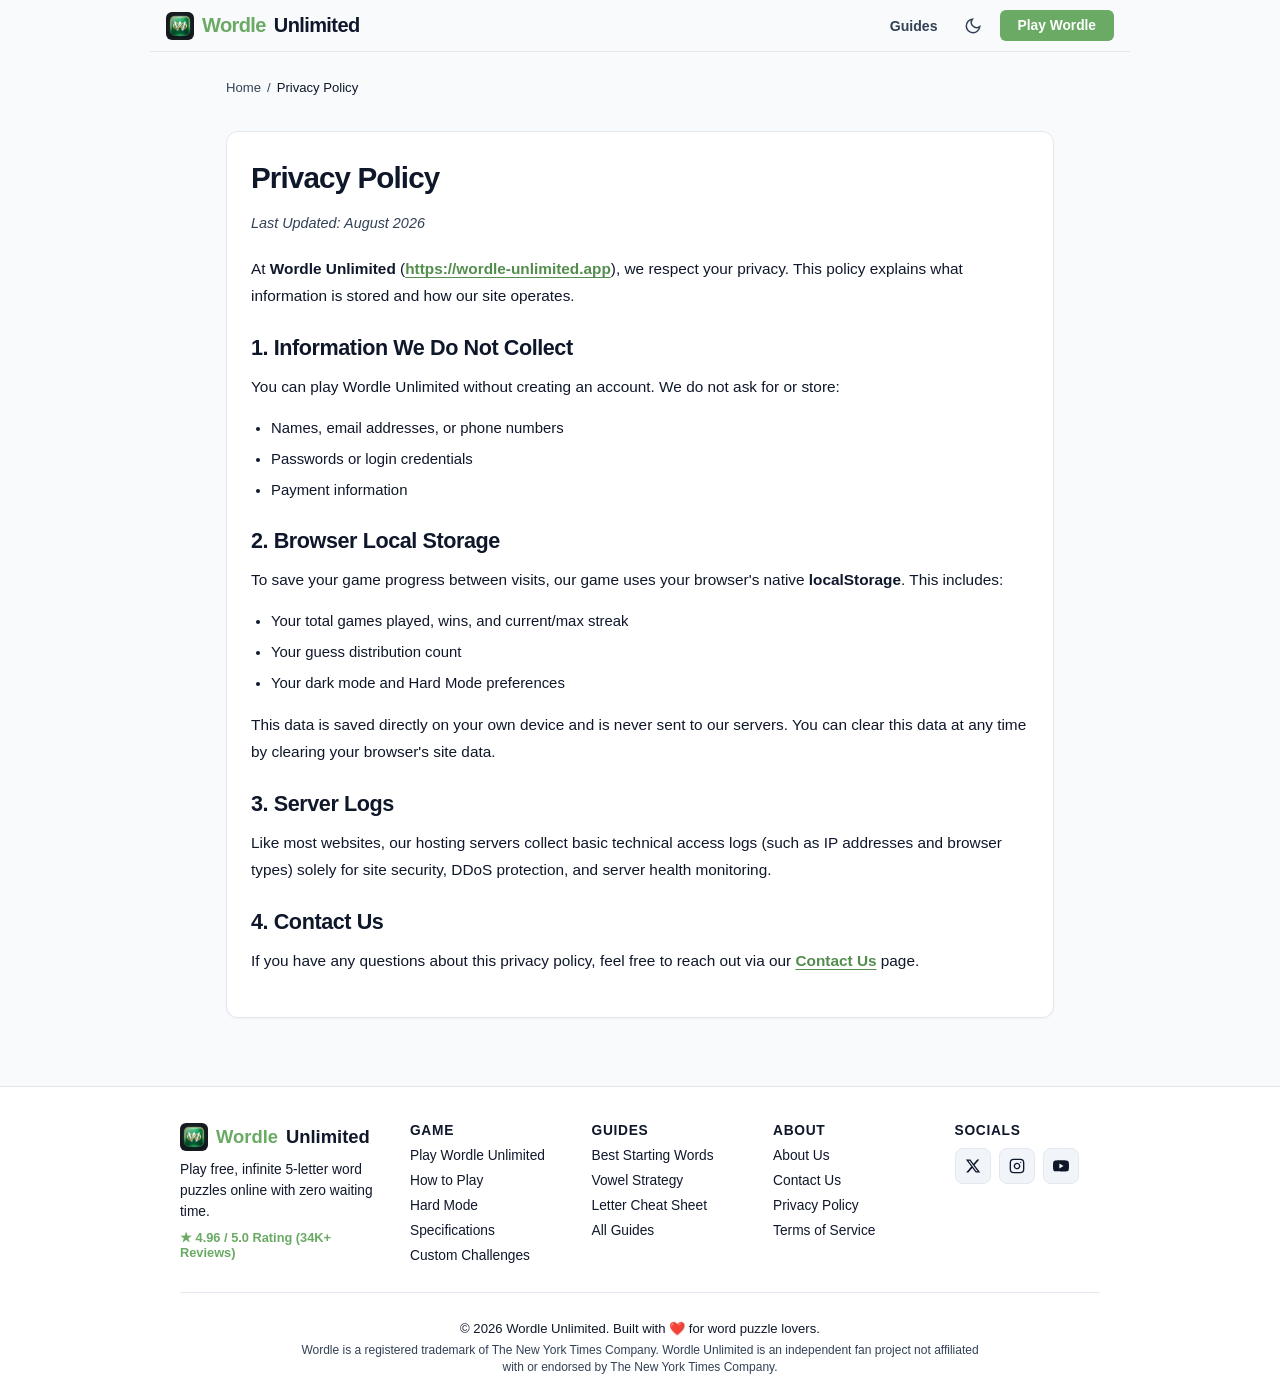
<file: privacy-policy.html>
<!DOCTYPE html>
<html lang="en">
<head>
  <meta charset="UTF-8">
  <meta name="viewport" content="width=device-width, initial-scale=1.0">

  <!-- Google tag (gtag.js) -->
  <script async src="https://www.googletagmanager.com/gtag/js?id=G-4RB1XBCFGJ"></script>
  <script>
    window.dataLayer = window.dataLayer || [];
    function gtag(){dataLayer.push(arguments);}
    gtag('js', new Date());

    gtag('config', 'G-4RB1XBCFGJ');
  </script>

  <!-- Microsoft Clarity -->
  <script type="text/javascript">
    (function(c,l,a,r,i,t,y){
        c[a]=c[a]||function(){(c[a].q=c[a].q||[]).push(arguments)};
        t=l.createElement(r);t.async=1;t.src="https://www.clarity.ms/tag/"+i;
        y=l.getElementsByTagName(r)[0];y.parentNode.insertBefore(t,y);
    })(window, document, "clarity", "script", "yrwwz8r3m9");
  </script>
  <title>Privacy Policy - Wordle Unlimited</title>
  <meta name="description" content="Wordle Unlimited Privacy Policy. How local storage is used to save your game stats and settings.">
  <meta name="robots" content="index, follow, max-image-preview:large, max-snippet:-1, max-video-preview:-1">
  <link rel="canonical" href="https://wordle-unlimited.app/privacy-policy">

  <!-- Google Fonts: Poppins -->
  <link rel="preconnect" href="https://fonts.gstatic.com">
  <link href="https://fonts.googleapis.com/css2?family=Poppins:ital,wght@0,300;0,400;0,500;0,600;0,700;0,800;1,400;1,600&display=swap" rel="stylesheet">

  <link rel="icon" type="image/png" href="assets/favicon.png">
  <link rel="stylesheet" href="styles.css">
  <script src="js/theme.js"></script>
</head>
<body>

  <!-- Header Navigation -->
  <header>
    <div class="header-left">
      <a href="./" class="logo-text">
        <img src="assets/wordle-logo.webp" alt="Wordle Unlimited Logo" class="header-logo-img" width="32" height="32">
        <span>Wordle</span> Unlimited
      </a>
    </div>
    <div class="header-right">
      <a href="blog" class="nav-link">Guides</a>
      <button class="icon-btn-round theme-toggle-btn" onclick="toggleGlobalTheme()" title="Toggle Dark/Light Mode" aria-label="Toggle Theme">
        <svg width="18" height="18" viewBox="0 0 24 24" fill="none" stroke="currentColor" stroke-width="2"><path d="M21 12.79A9 9 0 1 1 11.21 3 7 7 0 0 0 21 12.79z"/></svg>
      </button>
      <a href="./" class="btn-primary" style="text-decoration: none;">Play Wordle</a>
    </div>
  </header>

  <!-- Page Container -->
  <div class="page-container">
    
    <!-- Breadcrumbs -->
    <nav class="breadcrumbs-nav" aria-label="Breadcrumb">
      <a href="./">Home</a>
      <span>/</span>
      <span style="color: var(--text-color);">Privacy Policy</span>
    </nav>

    <section class="content-card-box">
      <h1>Privacy Policy</h1>
      <p style="color: var(--text-muted); font-size: 0.9rem; margin-bottom: 20px;"><em>Last Updated: August 2026</em></p>

      <p>
        At <strong>Wordle Unlimited</strong> (<a href="./">https://wordle-unlimited.app</a>), we respect your privacy. This policy explains what information is stored and how our site operates.
      </p>

      <h2>1. Information We Do Not Collect</h2>
      <p>
        You can play Wordle Unlimited without creating an account. We do not ask for or store:
      </p>
      <ul>
        <li>Names, email addresses, or phone numbers</li>
        <li>Passwords or login credentials</li>
        <li>Payment information</li>
      </ul>

      <h2>2. Browser Local Storage</h2>
      <p>
        To save your game progress between visits, our game uses your browser's native <strong>localStorage</strong>. This includes:
      </p>
      <ul>
        <li>Your total games played, wins, and current/max streak</li>
        <li>Your guess distribution count</li>
        <li>Your dark mode and Hard Mode preferences</li>
      </ul>
      <p>
        This data is saved directly on your own device and is never sent to our servers. You can clear this data at any time by clearing your browser's site data.
      </p>

      <h2>3. Server Logs</h2>
      <p>
        Like most websites, our hosting servers collect basic technical access logs (such as IP addresses and browser types) solely for site security, DDoS protection, and server health monitoring.
      </p>

      <h2>4. Contact Us</h2>
      <p>
        If you have any questions about this privacy policy, feel free to reach out via our <a href="contact-us">Contact Us</a> page.
      </p>
    </section>

  </div>

  <!-- Footer -->
  <footer>
    <div class="footer-container">
      <div class="footer-main-grid">
        <div class="footer-brand-col">
          <a href="./" class="footer-brand-logo">
            <img src="assets/wordle-logo.webp" alt="Wordle Unlimited 3D Green Tile Logo WebP" class="footer-logo-img" width="32" height="32">
            <span>Wordle</span> Unlimited
          </a>
          <p class="footer-brand-desc">
            Play free, infinite 5-letter word puzzles online with zero waiting time.
          </p>
          <div class="footer-rating-pill">
            ★ 4.96 / 5.0 Rating (34K+ Reviews)
          </div>
        </div>

        <div class="footer-col">
          <div class="footer-col-heading">Game</div>
          <ul class="footer-col-nav">
            <li><a href="./">Play Wordle Unlimited</a></li>
            <li><a href="blog/how-to-play-wordle-unlimited">How to Play</a></li>
            <li><a href="blog/wordle-hard-mode-guide">Hard Mode</a></li>
            <li><a href="blog/wordle-unlimited-specifications">Specifications</a></li>
            <li><a href="./">Custom Challenges</a></li>
          </ul>
        </div>

        <div class="footer-col">
          <div class="footer-col-heading">Guides</div>
          <ul class="footer-col-nav">
            <li><a href="blog/best-wordle-starting-words">Best Starting Words</a></li>
            <li><a href="blog/wordle-vowels">Vowel Strategy</a></li>
            <li><a href="blog/wordle-cheat-sheet">Letter Cheat Sheet</a></li>
            <li><a href="blog">All Guides</a></li>
          </ul>
        </div>

        <div class="footer-col">
          <div class="footer-col-heading">About</div>
          <ul class="footer-col-nav">
            <li><a href="about-us">About Us</a></li>
            <li><a href="contact-us">Contact Us</a></li>
            <li><a href="privacy-policy">Privacy Policy</a></li>
            <li><a href="terms-of-service">Terms of Service</a></li>
          </ul>
        </div>

        <div class="footer-col">
          <div class="footer-col-heading">Socials</div>
          <div class="footer-social-icons-row">
            <a href="https://x.com/Wordleinfo" target="_blank" rel="noopener noreferrer" class="footer-icon-square x-twitter" title="Follow Wordle Unlimited on X (Twitter)" aria-label="X Twitter">
              <svg viewBox="0 0 24 24" fill="currentColor"><path d="M18.244 2.25h3.308l-7.227 8.26 8.502 11.24H16.17l-5.214-6.817L4.99 21.75H1.68l7.73-8.835L1.254 2.25H8.08l4.713 6.231zm-1.161 17.52h1.833L7.084 4.126H5.117z"/></svg>
            </a>
            <a href="https://www.instagram.com/wordle_unlimited.app/" target="_blank" rel="noopener noreferrer" class="footer-icon-square instagram" title="Follow Wordle Unlimited on Instagram" aria-label="Instagram">
              <svg viewBox="0 0 24 24" fill="none" stroke="currentColor" stroke-width="2" stroke-linecap="round" stroke-linejoin="round"><rect x="2" y="2" width="20" height="20" rx="5" ry="5"></rect><path d="M16 11.37A4 4 0 1 1 12.63 8 4 4 0 0 1 16 11.37z"></path><line x1="17.5" y1="6.5" x2="17.51" y2="6.5"></line></svg>
            </a>
            <a href="https://www.youtube.com/channel/UChjoTxDOFkFuhfHpkrHSHbA" target="_blank" rel="noopener noreferrer" class="footer-icon-square youtube" title="Subscribe to Wordle Unlimited on YouTube" aria-label="YouTube">
              <svg viewBox="0 0 24 24" fill="currentColor"><path d="M23.498 6.186a3.016 3.016 0 0 0-2.122-2.136C19.505 3.545 12 3.545 12 3.545s-7.505 0-9.377.505A3.017 3.017 0 0 0 .502 6.186C0 8.07 0 12 0 12s0 3.93.502 5.814a3.016 3.016 0 0 0 2.122 2.136c1.871.505 9.376.505 9.376.505s7.505 0 9.377-.505a3.015 3.015 0 0 0 2.122-2.136C24 15.93 24 12 24 12s0-3.93-.502-5.814zM9.545 15.568V8.432L15.818 12l-6.273 3.568z"/></svg>
            </a>
          </div>
        </div>
      </div>

      <div class="footer-divider"></div>

      <div class="footer-bottom-bar">
        <p class="footer-copyright">
          © 2026 Wordle Unlimited. Built with ❤️ for word puzzle lovers.
        </p>
        <p class="footer-disclaimer">
          Wordle is a registered trademark of The New York Times Company. Wordle Unlimited is an independent fan project not affiliated with or endorsed by The New York Times Company.
        </p>
      </div>
    </div>
  </footer>

</body>
</html>
</file>
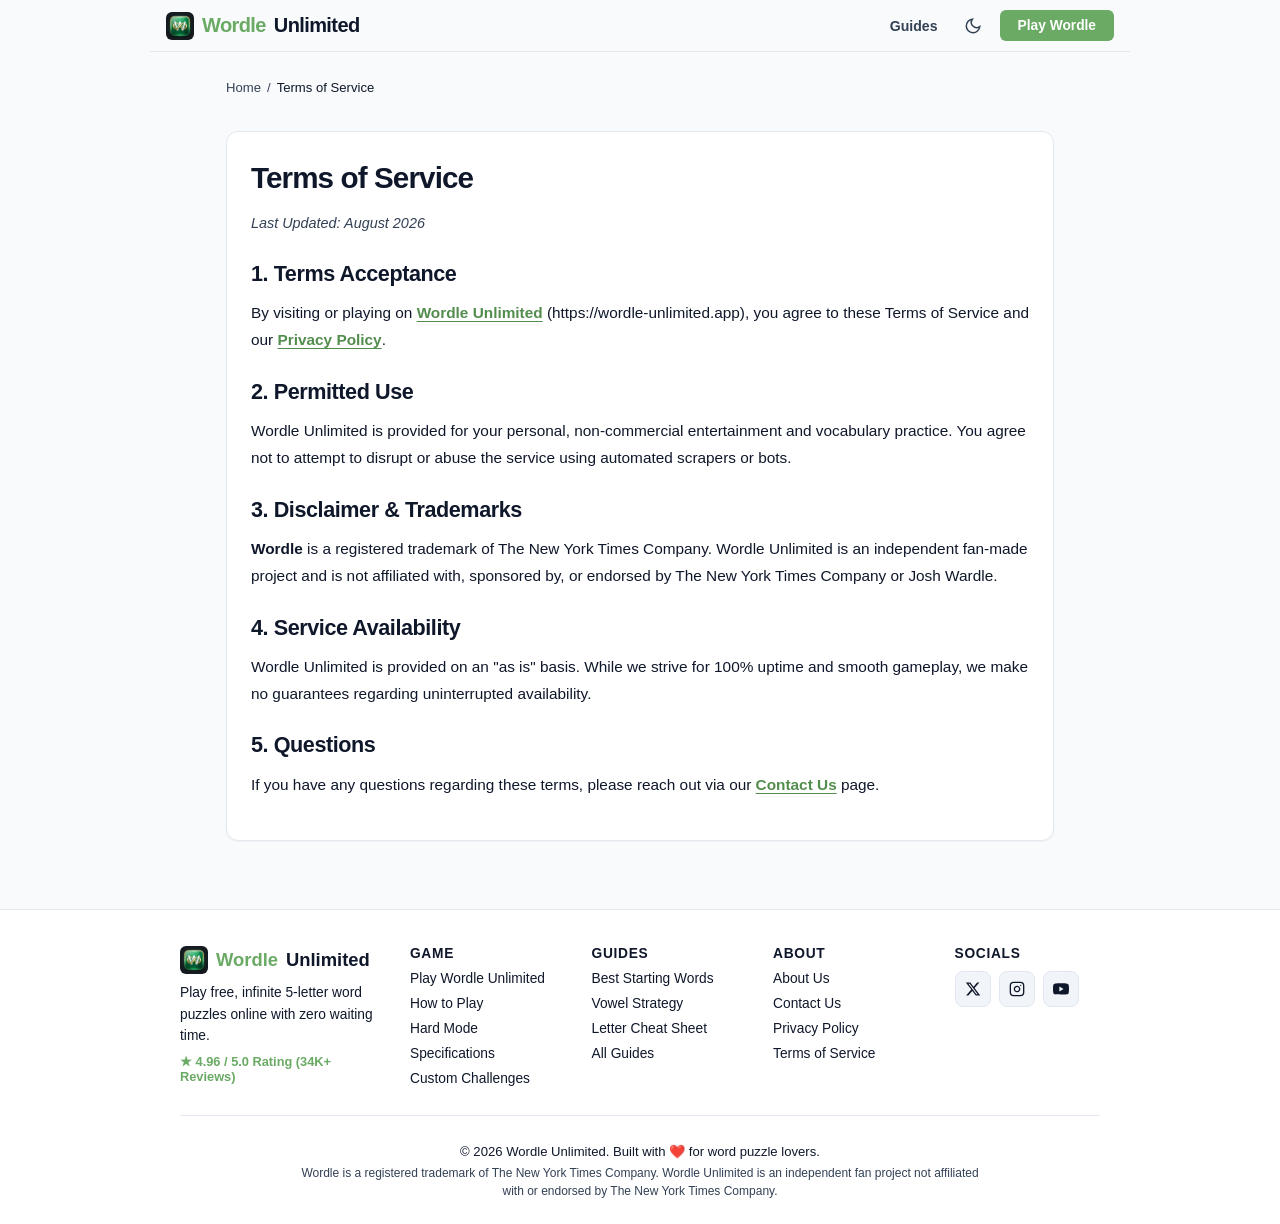
<file: terms-of-service.html>
<!DOCTYPE html>
<html lang="en">
<head>
  <meta charset="UTF-8">
  <meta name="viewport" content="width=device-width, initial-scale=1.0">

  <!-- Google tag (gtag.js) -->
  <script async src="https://www.googletagmanager.com/gtag/js?id=G-4RB1XBCFGJ"></script>
  <script>
    window.dataLayer = window.dataLayer || [];
    function gtag(){dataLayer.push(arguments);}
    gtag('js', new Date());

    gtag('config', 'G-4RB1XBCFGJ');
  </script>

  <!-- Microsoft Clarity -->
  <script type="text/javascript">
    (function(c,l,a,r,i,t,y){
        c[a]=c[a]||function(){(c[a].q=c[a].q||[]).push(arguments)};
        t=l.createElement(r);t.async=1;t.src="https://www.clarity.ms/tag/"+i;
        y=l.getElementsByTagName(r)[0];y.parentNode.insertBefore(t,y);
    })(window, document, "clarity", "script", "yrwwz8r3m9");
  </script>
  <title>Terms of Service - Wordle Unlimited</title>
  <meta name="description" content="Review the Terms of Service for Wordle Unlimited.">
  <meta name="robots" content="index, follow, max-image-preview:large, max-snippet:-1, max-video-preview:-1">
  <link rel="canonical" href="https://wordle-unlimited.app/terms-of-service">

  <!-- Google Fonts: Poppins -->
  <link rel="preconnect" href="https://fonts.gstatic.com">
  <link href="https://fonts.googleapis.com/css2?family=Poppins:ital,wght@0,300;0,400;0,500;0,600;0,700;0,800;1,400;1,600&display=swap" rel="stylesheet">

  <link rel="icon" type="image/png" href="assets/favicon.png">
  <link rel="stylesheet" href="styles.css">
  <script src="js/theme.js"></script>
</head>
<body>

  <!-- Header Navigation -->
  <header>
    <div class="header-left">
      <a href="./" class="logo-text">
        <img src="assets/wordle-logo.webp" alt="Wordle Unlimited Logo" class="header-logo-img" width="32" height="32">
        <span>Wordle</span> Unlimited
      </a>
    </div>
    <div class="header-right">
      <a href="blog" class="nav-link">Guides</a>
      <button class="icon-btn-round theme-toggle-btn" onclick="toggleGlobalTheme()" title="Toggle Dark/Light Mode" aria-label="Toggle Theme">
        <svg width="18" height="18" viewBox="0 0 24 24" fill="none" stroke="currentColor" stroke-width="2"><path d="M21 12.79A9 9 0 1 1 11.21 3 7 7 0 0 0 21 12.79z"/></svg>
      </button>
      <a href="./" class="btn-primary" style="text-decoration: none;">Play Wordle</a>
    </div>
  </header>

  <!-- Page Container -->
  <div class="page-container">
    
    <!-- Breadcrumbs -->
    <nav class="breadcrumbs-nav" aria-label="Breadcrumb">
      <a href="./">Home</a>
      <span>/</span>
      <span style="color: var(--text-color);">Terms of Service</span>
    </nav>

    <section class="content-card-box">
      <h1>Terms of Service</h1>
      <p style="color: var(--text-muted); font-size: 0.9rem; margin-bottom: 20px;"><em>Last Updated: August 2026</em></p>

      <h2>1. Terms Acceptance</h2>
      <p>
        By visiting or playing on <a href="./">Wordle Unlimited</a> (https://wordle-unlimited.app), you agree to these Terms of Service and our <a href="privacy-policy">Privacy Policy</a>.
      </p>

      <h2>2. Permitted Use</h2>
      <p>
        Wordle Unlimited is provided for your personal, non-commercial entertainment and vocabulary practice. You agree not to attempt to disrupt or abuse the service using automated scrapers or bots.
      </p>

      <h2>3. Disclaimer & Trademarks</h2>
      <p>
        <strong>Wordle</strong> is a registered trademark of The New York Times Company. Wordle Unlimited is an independent fan-made project and is not affiliated with, sponsored by, or endorsed by The New York Times Company or Josh Wardle.
      </p>

      <h2>4. Service Availability</h2>
      <p>
        Wordle Unlimited is provided on an "as is" basis. While we strive for 100% uptime and smooth gameplay, we make no guarantees regarding uninterrupted availability.
      </p>

      <h2>5. Questions</h2>
      <p>
        If you have any questions regarding these terms, please reach out via our <a href="contact-us">Contact Us</a> page.
      </p>
    </section>

  </div>

  <!-- Footer -->
  <footer>
    <div class="footer-container">
      <div class="footer-main-grid">
        <div class="footer-brand-col">
          <a href="./" class="footer-brand-logo">
            <img src="assets/wordle-logo.webp" alt="Wordle Unlimited 3D Green Tile Logo WebP" class="footer-logo-img" width="32" height="32">
            <span>Wordle</span> Unlimited
          </a>
          <p class="footer-brand-desc">
            Play free, infinite 5-letter word puzzles online with zero waiting time.
          </p>
          <div class="footer-rating-pill">
            ★ 4.96 / 5.0 Rating (34K+ Reviews)
          </div>
        </div>

        <div class="footer-col">
          <div class="footer-col-heading">Game</div>
          <ul class="footer-col-nav">
            <li><a href="./">Play Wordle Unlimited</a></li>
            <li><a href="blog/how-to-play-wordle-unlimited">How to Play</a></li>
            <li><a href="blog/wordle-hard-mode-guide">Hard Mode</a></li>
            <li><a href="blog/wordle-unlimited-specifications">Specifications</a></li>
            <li><a href="./">Custom Challenges</a></li>
          </ul>
        </div>

        <div class="footer-col">
          <div class="footer-col-heading">Guides</div>
          <ul class="footer-col-nav">
            <li><a href="blog/best-wordle-starting-words">Best Starting Words</a></li>
            <li><a href="blog/wordle-vowels">Vowel Strategy</a></li>
            <li><a href="blog/wordle-cheat-sheet">Letter Cheat Sheet</a></li>
            <li><a href="blog">All Guides</a></li>
          </ul>
        </div>

        <div class="footer-col">
          <div class="footer-col-heading">About</div>
          <ul class="footer-col-nav">
            <li><a href="about-us">About Us</a></li>
            <li><a href="contact-us">Contact Us</a></li>
            <li><a href="privacy-policy">Privacy Policy</a></li>
            <li><a href="terms-of-service">Terms of Service</a></li>
          </ul>
        </div>

        <div class="footer-col">
          <div class="footer-col-heading">Socials</div>
          <div class="footer-social-icons-row">
            <a href="https://x.com/Wordleinfo" target="_blank" rel="noopener noreferrer" class="footer-icon-square x-twitter" title="Follow Wordle Unlimited on X (Twitter)" aria-label="X Twitter">
              <svg viewBox="0 0 24 24" fill="currentColor"><path d="M18.244 2.25h3.308l-7.227 8.26 8.502 11.24H16.17l-5.214-6.817L4.99 21.75H1.68l7.73-8.835L1.254 2.25H8.08l4.713 6.231zm-1.161 17.52h1.833L7.084 4.126H5.117z"/></svg>
            </a>
            <a href="https://www.instagram.com/wordle_unlimited.app/" target="_blank" rel="noopener noreferrer" class="footer-icon-square instagram" title="Follow Wordle Unlimited on Instagram" aria-label="Instagram">
              <svg viewBox="0 0 24 24" fill="none" stroke="currentColor" stroke-width="2" stroke-linecap="round" stroke-linejoin="round"><rect x="2" y="2" width="20" height="20" rx="5" ry="5"></rect><path d="M16 11.37A4 4 0 1 1 12.63 8 4 4 0 0 1 16 11.37z"></path><line x1="17.5" y1="6.5" x2="17.51" y2="6.5"></line></svg>
            </a>
            <a href="https://www.youtube.com/channel/UChjoTxDOFkFuhfHpkrHSHbA" target="_blank" rel="noopener noreferrer" class="footer-icon-square youtube" title="Subscribe to Wordle Unlimited on YouTube" aria-label="YouTube">
              <svg viewBox="0 0 24 24" fill="currentColor"><path d="M23.498 6.186a3.016 3.016 0 0 0-2.122-2.136C19.505 3.545 12 3.545 12 3.545s-7.505 0-9.377.505A3.017 3.017 0 0 0 .502 6.186C0 8.07 0 12 0 12s0 3.93.502 5.814a3.016 3.016 0 0 0 2.122 2.136c1.871.505 9.376.505 9.376.505s7.505 0 9.377-.505a3.015 3.015 0 0 0 2.122-2.136C24 15.93 24 12 24 12s0-3.93-.502-5.814zM9.545 15.568V8.432L15.818 12l-6.273 3.568z"/></svg>
            </a>
          </div>
        </div>
      </div>

      <div class="footer-divider"></div>

      <div class="footer-bottom-bar">
        <p class="footer-copyright">
          © 2026 Wordle Unlimited. Built with ❤️ for word puzzle lovers.
        </p>
        <p class="footer-disclaimer">
          Wordle is a registered trademark of The New York Times Company. Wordle Unlimited is an independent fan project not affiliated with or endorsed by The New York Times Company.
        </p>
      </div>
    </div>
  </footer>

</body>
</html>
</file>
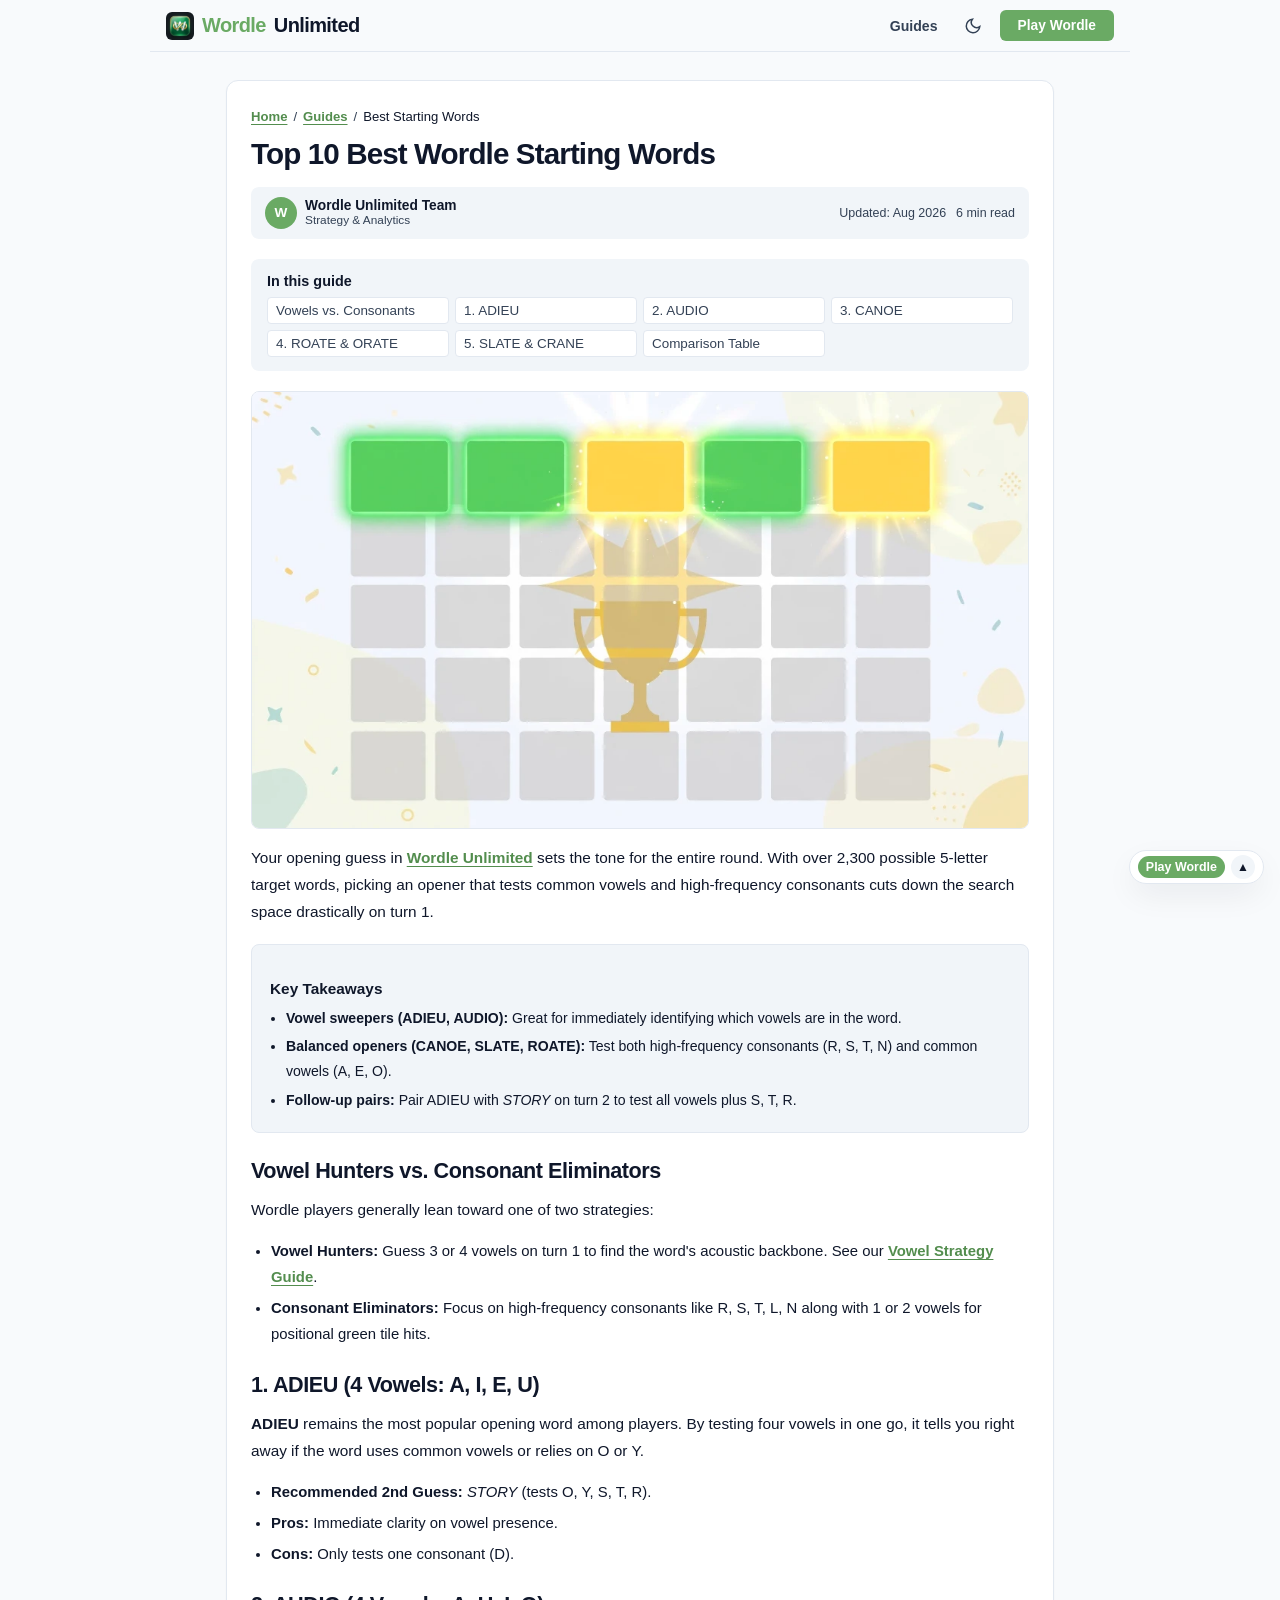
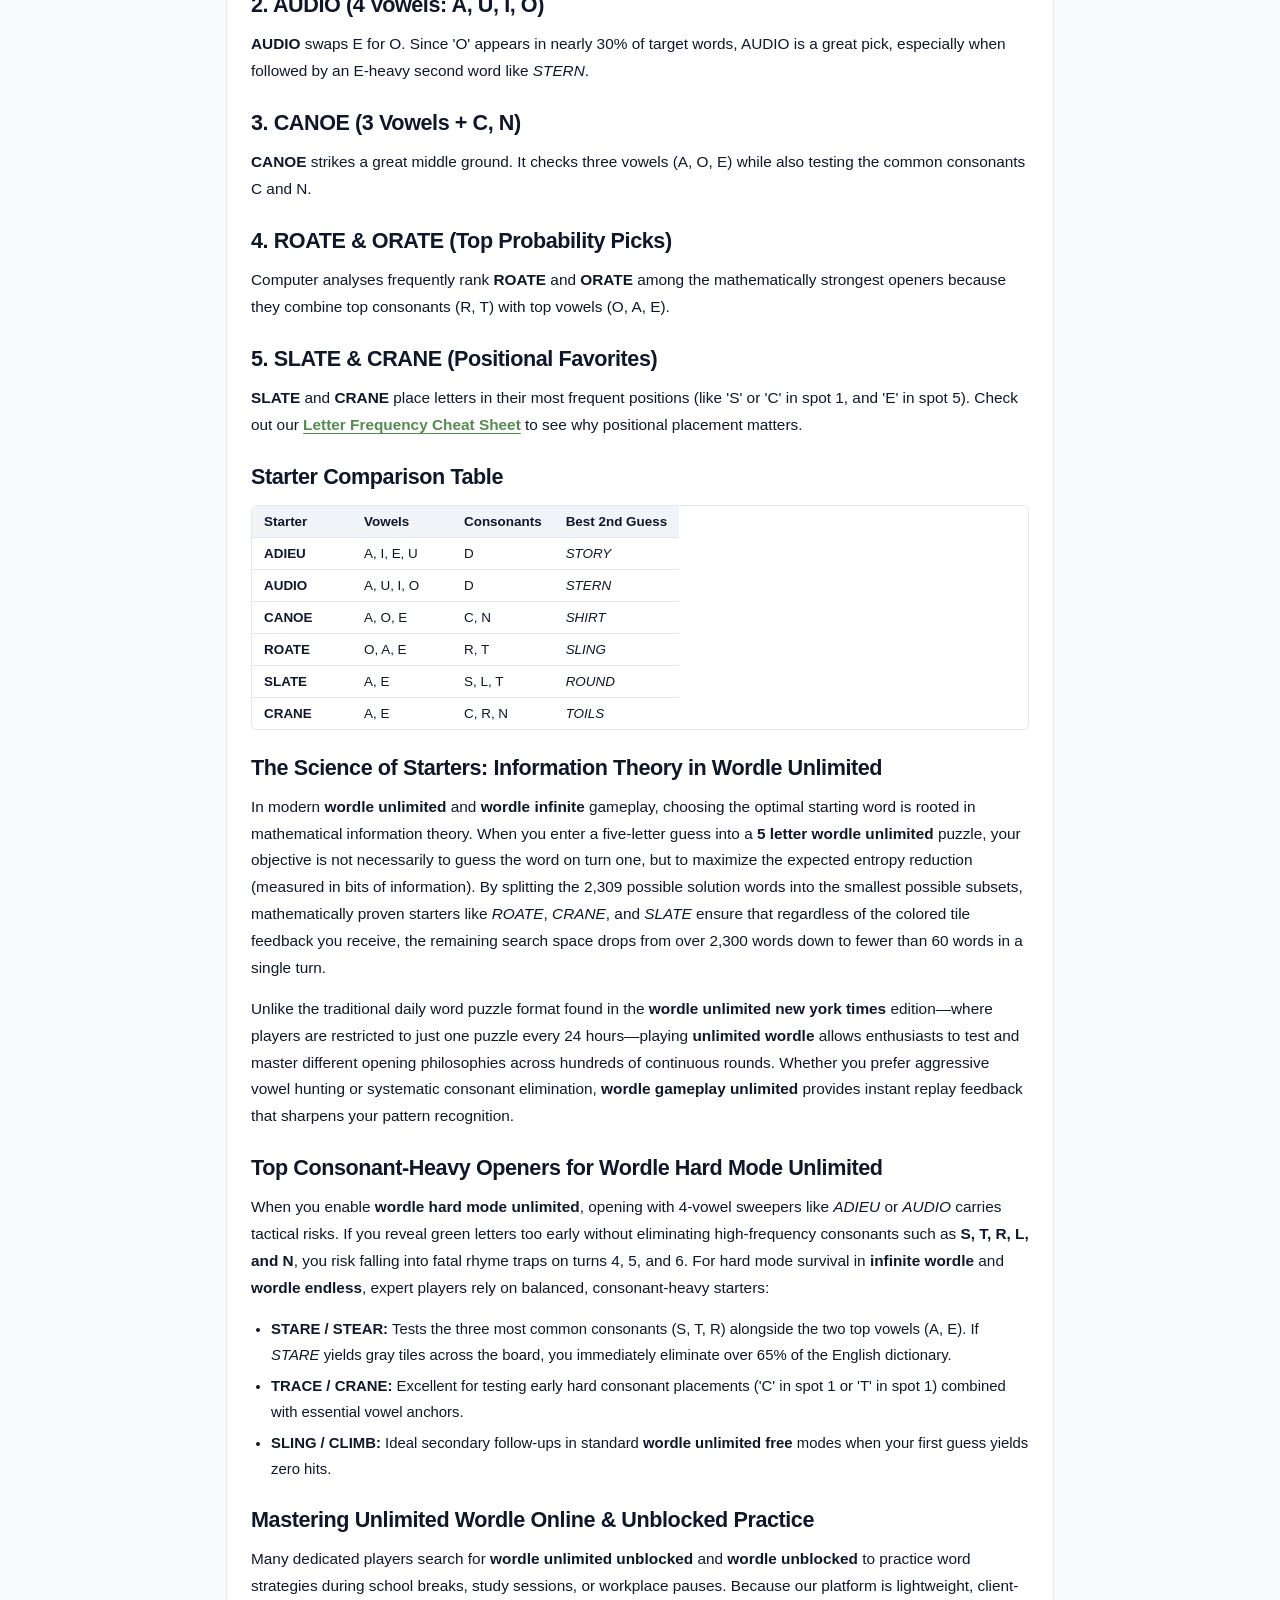
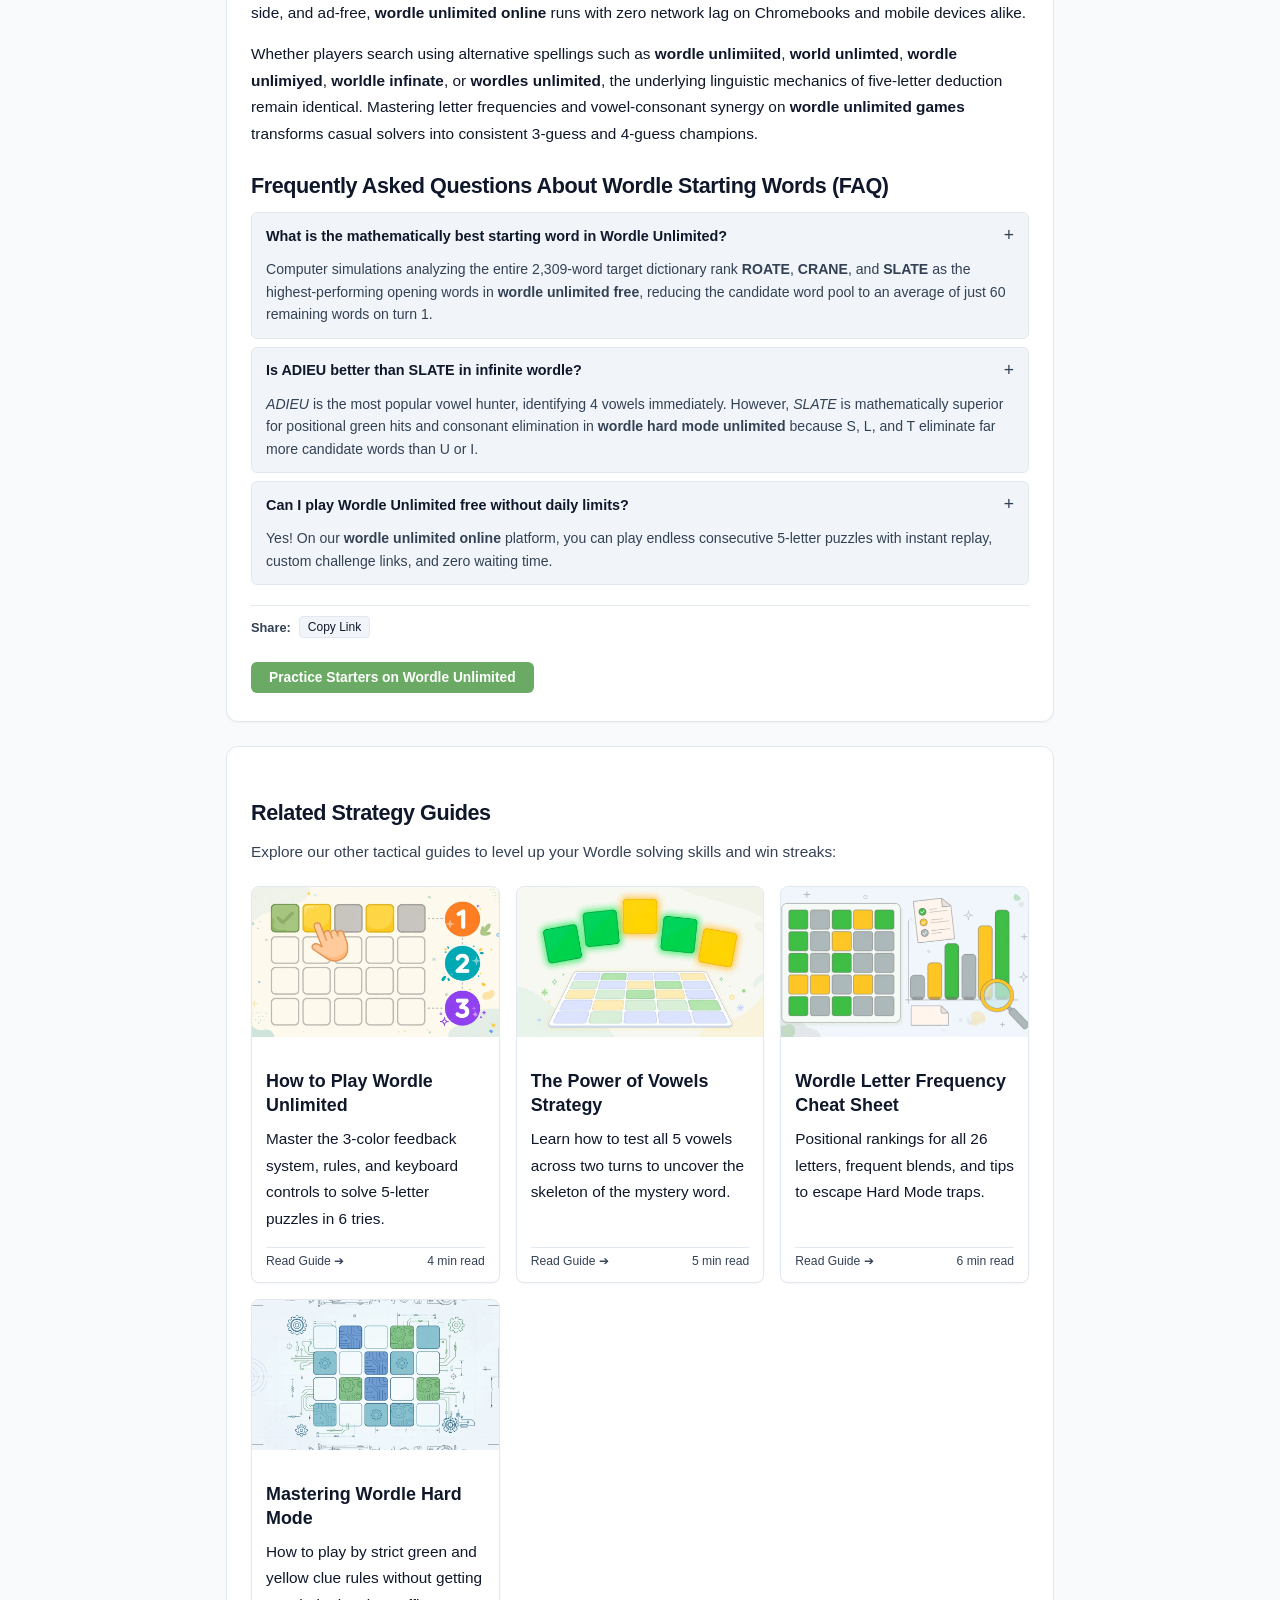
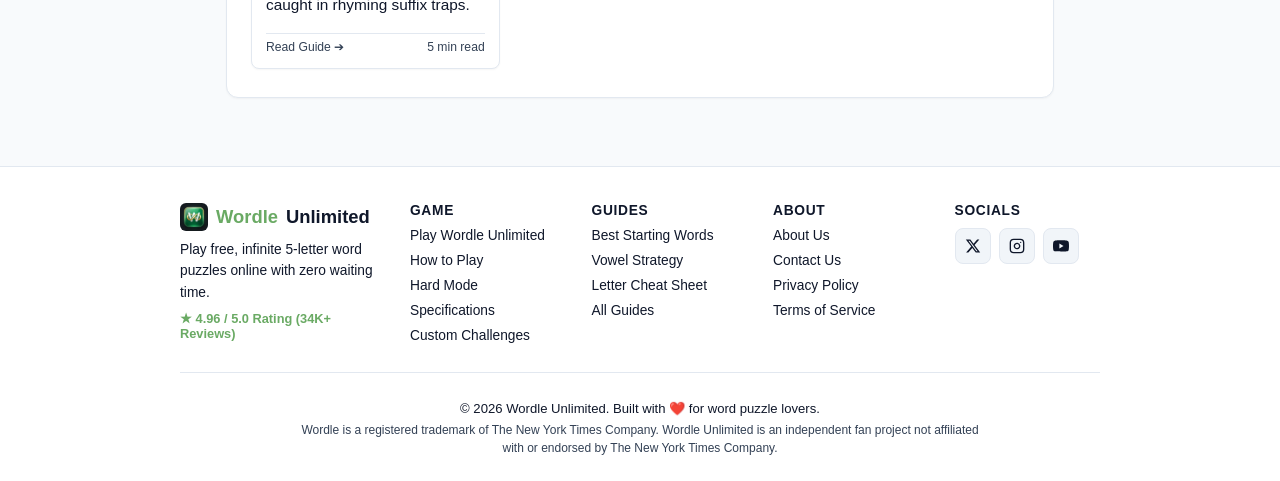
<file: blog/best-wordle-starting-words.html>
<!DOCTYPE html>
<html lang="en">
<head>
  <meta charset="UTF-8">
  <meta name="viewport" content="width=device-width, initial-scale=1.0">

  <!-- Google tag (gtag.js) -->
  <script async src="https://www.googletagmanager.com/gtag/js?id=G-4RB1XBCFGJ"></script>
  <script>
    window.dataLayer = window.dataLayer || [];
    function gtag(){dataLayer.push(arguments);}
    gtag('js', new Date());

    gtag('config', 'G-4RB1XBCFGJ');
  </script>

  <!-- Microsoft Clarity -->
  <script type="text/javascript">
    (function(c,l,a,r,i,t,y){
        c[a]=c[a]||function(){(c[a].q=c[a].q||[]).push(arguments)};
        t=l.createElement(r);t.async=1;t.src="https://www.clarity.ms/tag/"+i;
        y=l.getElementsByTagName(r)[0];y.parentNode.insertBefore(t,y);
    })(window, document, "clarity", "script", "yrwwz8r3m9");
  </script>
  <title>Top 10 Best Wordle Starting Words (2026 Strategy Guide)</title>
  <meta name="description" content="Discover the best Wordle starting words based on letter frequencies and math. Learn why ROATE, SLATE, and ADIEU maximize your Wordle solve rate.">
  <meta name="keywords" content="best wordle starting words, best wordle opening word, top wordle starters, adieu wordle, roate wordle, slate wordle">
  <meta name="robots" content="index, follow, max-image-preview:large, max-snippet:-1, max-video-preview:-1">
  <link rel="canonical" href="https://wordle-unlimited.app/blog/best-wordle-starting-words">

  <!-- Google Fonts: Poppins -->
  <link rel="preconnect" href="https://fonts.googleapis.com">
  <link rel="preconnect" href="https://fonts.gstatic.com" crossorigin>
  <link href="https://fonts.googleapis.com/css2?family=Poppins:ital,wght@0,300;0,400;0,500;0,600;0,700;0,800;1,400;1,600&display=swap" rel="stylesheet">

  <!-- OpenGraph Metadata -->
  <meta property="og:site_name" content="Wordle Unlimited">
  <meta property="og:title" content="Top 10 Best Wordle Starting Words (Ranked & Explained)">
  <meta property="og:description" content="Discover the best Wordle starting words. Compare ADIEU, AUDIO, CANOE, ROATE, and SLATE to solve puzzles in fewer guesses.">
  <meta property="og:type" content="article">
  <meta property="og:url" content="https://wordle-unlimited.app/blog/best-wordle-starting-words">
  <meta property="og:image" content="https://wordle-unlimited.app/assets/wordle-vowel-strategy.webp">

  <!-- Twitter Card Metadata -->
  <meta name="twitter:card" content="summary_large_image">
  <meta name="twitter:site" content="@Wordleinfo">
  <meta name="twitter:creator" content="@Wordleinfo">
  <meta name="twitter:title" content="Top 10 Best Wordle Starting Words">
  <meta name="twitter:description" content="Discover the best Wordle starting words. Compare ADIEU, AUDIO, CANOE, ROATE, and SLATE.">
  <meta name="twitter:image" content="https://wordle-unlimited.app/assets/wordle-vowel-strategy.webp">

  <link rel="icon" type="image/png" href="../assets/favicon.png">
  <link rel="stylesheet" href="../styles.css">
  <script src="../js/theme.js" defer></script>

  <!-- Schema.org Article Structured Data -->
  <script type="application/ld+json">
  {
    "@context": "https://schema.org",
    "@graph": [
      {
        "@type": "Article",
        "@id": "https://wordle-unlimited.app/blog/best-wordle-starting-words#article",
        "headline": "Top 10 Best Wordle Starting Words",
        "description": "Rankings and analysis of the most effective starting words in Wordle.",
        "author": { "@type": "Organization", "name": "Wordle Unlimited" },
        "publisher": { "@type": "Organization", "name": "Wordle Unlimited", "url": "https://wordle-unlimited.app/", "logo": { "@type": "ImageObject", "url": "https://wordle-unlimited.app/assets/wordle-logo.webp" }, "sameAs": ["https://x.com/Wordleinfo", "https://www.instagram.com/wordle_unlimited.app/", "https://www.youtube.com/channel/UChjoTxDOFkFuhfHpkrHSHbA"] },
        "datePublished": "2026-06-07",
        "dateModified": "2026-08-27",
        "mainEntityOfPage": "https://wordle-unlimited.app/blog/best-wordle-starting-words"
      },
      {
        "@type": "BreadcrumbList",
        "@id": "https://wordle-unlimited.app/blog/best-wordle-starting-words#breadcrumb",
        "itemListElement": [
          {
            "@type": "ListItem",
            "position": 1,
            "name": "Home",
            "item": "https://wordle-unlimited.app/"
          },
          {
            "@type": "ListItem",
            "position": 2,
            "name": "Guides",
            "item": "https://wordle-unlimited.app/blog"
          },
          {
            "@type": "ListItem",
            "position": 3,
            "name": "Best Starting Words",
            "item": "https://wordle-unlimited.app/blog/best-wordle-starting-words"
          }
        ]
      },
      {
        "@type": "FAQPage",
        "@id": "https://wordle-unlimited.app/blog/best-wordle-starting-words#faq",
        "mainEntity": [
          {
            "@type": "Question",
            "name": "What is the mathematically best starting word in Wordle Unlimited?",
            "acceptedAnswer": {
              "@type": "Answer",
              "text": "Computer simulations analyzing the entire 2,309-word target dictionary rank ROATE, CRANE, and SLATE as the highest-performing opening words in wordle unlimited free, reducing the candidate word pool to an average of just 60 remaining words on turn 1."
            }
          },
          {
            "@type": "Question",
            "name": "Is ADIEU better than SLATE in infinite wordle?",
            "acceptedAnswer": {
              "@type": "Answer",
              "text": "ADIEU is the most popular vowel hunter, identifying 4 vowels immediately. However, SLATE is mathematically superior for positional green hits and consonant elimination in wordle hard mode unlimited because S, L, and T eliminate far more candidate words than U or I."
            }
          },
          {
            "@type": "Question",
            "name": "Can I play Wordle Unlimited free without daily limits?",
            "acceptedAnswer": {
              "@type": "Answer",
              "text": "Yes! On our wordle unlimited online platform, you can play endless consecutive 5-letter puzzles with instant replay, custom challenge links, and zero waiting time."
            }
          }
        ]
      }
    ]
  }
  </script>
</head>
<body>

  <!-- Reading Progress Bar -->
  <div id="reading-progress-container">
    <div id="reading-progress-bar"></div>
  </div>

  <!-- Header Navigation -->
  <header>
    <div class="header-left">
      <a href="../" class="logo-text">
        <img src="../assets/wordle-logo.webp" alt="Wordle Unlimited Logo" class="header-logo-img" width="32" height="32">
        <span>Wordle</span> Unlimited
      </a>
    </div>
    <div class="header-right">
      <a href="./" class="nav-link">Guides</a>
      <button class="icon-btn-round theme-toggle-btn" onclick="toggleGlobalTheme()" title="Toggle Dark/Light Mode" aria-label="Toggle Theme">
        <svg width="18" height="18" viewBox="0 0 24 24" fill="none" stroke="currentColor" stroke-width="2"><path d="M21 12.79A9 9 0 1 1 11.21 3 7 7 0 0 0 21 12.79z"/></svg>
      </button>
      <a href="../" class="btn-primary" style="text-decoration: none;">Play Wordle</a>
    </div>
  </header>

  <!-- Article Container -->
  <div class="page-container">
    
    <article class="content-card-box">
      <!-- Breadcrumbs -->
      <nav class="breadcrumbs-nav" aria-label="Breadcrumb">
        <a href="../">Home</a>
        <span>/</span>
        <a href="./">Guides</a>
        <span>/</span>
        <span style="color: var(--text-color);">Best Starting Words</span>
      </nav>

      <h1>Top 10 Best Wordle Starting Words</h1>
      
      <!-- Clean Author Byline -->
      <div class="article-meta-bar">
        <div class="author-chip">
          <div class="author-avatar">W</div>
          <div class="author-info">
            <span class="author-name">Wordle Unlimited Team</span>
            <span class="author-role">Strategy & Analytics</span>
          </div>
        </div>
        <div class="meta-stats">
          <span>Updated: Aug 2026</span>
          <span>6 min read</span>
        </div>
      </div>

      <!-- Quick Jump Table of Contents -->
      <div class="toc-box">
        <div class="toc-title">In this guide</div>
        <div class="toc-list">
          <a href="#vowels-vs-consonants" class="toc-link">Vowels vs. Consonants</a>
          <a href="#adieu" class="toc-link">1. ADIEU</a>
          <a href="#audio" class="toc-link">2. AUDIO</a>
          <a href="#canoe" class="toc-link">3. CANOE</a>
          <a href="#roate" class="toc-link">4. ROATE & ORATE</a>
          <a href="#slate" class="toc-link">5. SLATE & CRANE</a>
          <a href="#comparison-matrix" class="toc-link">Comparison Table</a>
        </div>
      </div>

      <div class="webp-box">
        <img src="../assets/best-wordle-starters.webp" alt="Wordle grid with glowing green and yellow tiles and golden victory trophy for best Wordle starting words guide" width="640" height="360" loading="eager" decoding="async">
      </div>

      <p>
        Your opening guess in <a href="../">Wordle Unlimited</a> sets the tone for the entire round. With over 2,300 possible 5-letter target words, picking an opener that tests common vowels and high-frequency consonants cuts down the search space drastically on turn 1.
      </p>

      <!-- Key Takeaways -->
      <div class="takeaways-box">
        <h3>Key Takeaways</h3>
        <ul>
          <li><strong>Vowel sweepers (ADIEU, AUDIO):</strong> Great for immediately identifying which vowels are in the word.</li>
          <li><strong>Balanced openers (CANOE, SLATE, ROATE):</strong> Test both high-frequency consonants (R, S, T, N) and common vowels (A, E, O).</li>
          <li><strong>Follow-up pairs:</strong> Pair ADIEU with <em>STORY</em> on turn 2 to test all vowels plus S, T, R.</li>
        </ul>
      </div>

      <h2 id="vowels-vs-consonants">Vowel Hunters vs. Consonant Eliminators</h2>
      <p>
        Wordle players generally lean toward one of two strategies:
      </p>
      <ul>
        <li><strong>Vowel Hunters:</strong> Guess 3 or 4 vowels on turn 1 to find the word's acoustic backbone. See our <a href="wordle-vowels">Vowel Strategy Guide</a>.</li>
        <li><strong>Consonant Eliminators:</strong> Focus on high-frequency consonants like R, S, T, L, N along with 1 or 2 vowels for positional green tile hits.</li>
      </ul>

      <h2 id="adieu">1. ADIEU (4 Vowels: A, I, E, U)</h2>
      <p>
        <strong>ADIEU</strong> remains the most popular opening word among players. By testing four vowels in one go, it tells you right away if the word uses common vowels or relies on O or Y.
      </p>
      <ul>
        <li><strong>Recommended 2nd Guess:</strong> <em>STORY</em> (tests O, Y, S, T, R).</li>
        <li><strong>Pros:</strong> Immediate clarity on vowel presence.</li>
        <li><strong>Cons:</strong> Only tests one consonant (D).</li>
      </ul>

      <h2 id="audio">2. AUDIO (4 Vowels: A, U, I, O)</h2>
      <p>
        <strong>AUDIO</strong> swaps E for O. Since 'O' appears in nearly 30% of target words, AUDIO is a great pick, especially when followed by an E-heavy second word like <em>STERN</em>.
      </p>

      <h2 id="canoe">3. CANOE (3 Vowels + C, N)</h2>
      <p>
        <strong>CANOE</strong> strikes a great middle ground. It checks three vowels (A, O, E) while also testing the common consonants C and N.
      </p>

      <h2 id="roate">4. ROATE & ORATE (Top Probability Picks)</h2>
      <p>
        Computer analyses frequently rank <strong>ROATE</strong> and <strong>ORATE</strong> among the mathematically strongest openers because they combine top consonants (R, T) with top vowels (O, A, E).
      </p>

      <h2 id="slate">5. SLATE & CRANE (Positional Favorites)</h2>
      <p>
        <strong>SLATE</strong> and <strong>CRANE</strong> place letters in their most frequent positions (like 'S' or 'C' in spot 1, and 'E' in spot 5). Check out our <a href="wordle-cheat-sheet">Letter Frequency Cheat Sheet</a> to see why positional placement matters.
      </p>

      <h2 id="comparison-matrix">Starter Comparison Table</h2>
      <table class="styled-table">
        <thead>
          <tr>
            <th>Starter</th>
            <th>Vowels</th>
            <th>Consonants</th>
            <th>Best 2nd Guess</th>
          </tr>
        </thead>
        <tbody>
          <tr>
            <td><strong>ADIEU</strong></td>
            <td>A, I, E, U</td>
            <td>D</td>
            <td><em>STORY</em></td>
          </tr>
          <tr>
            <td><strong>AUDIO</strong></td>
            <td>A, U, I, O</td>
            <td>D</td>
            <td><em>STERN</em></td>
          </tr>
          <tr>
            <td><strong>CANOE</strong></td>
            <td>A, O, E</td>
            <td>C, N</td>
            <td><em>SHIRT</em></td>
          </tr>
          <tr>
            <td><strong>ROATE</strong></td>
            <td>O, A, E</td>
            <td>R, T</td>
            <td><em>SLING</em></td>
          </tr>
          <tr>
            <td><strong>SLATE</strong></td>
            <td>A, E</td>
            <td>S, L, T</td>
            <td><em>ROUND</em></td>
          </tr>
          <tr>
            <td><strong>CRANE</strong></td>
            <td>A, E</td>
            <td>C, R, N</td>
            <td><em>TOILS</em></td>
          </tr>
        </tbody>
      </table>

      
      <h2 id="science-of-starters">The Science of Starters: Information Theory in Wordle Unlimited</h2>
      <p>
        In modern <strong>wordle unlimited</strong> and <strong>wordle infinite</strong> gameplay, choosing the optimal starting word is rooted in mathematical information theory. When you enter a five-letter guess into a <strong>5 letter wordle unlimited</strong> puzzle, your objective is not necessarily to guess the word on turn one, but to maximize the expected entropy reduction (measured in bits of information). By splitting the 2,309 possible solution words into the smallest possible subsets, mathematically proven starters like <em>ROATE</em>, <em>CRANE</em>, and <em>SLATE</em> ensure that regardless of the colored tile feedback you receive, the remaining search space drops from over 2,300 words down to fewer than 60 words in a single turn.
      </p>
      <p>
        Unlike the traditional daily word puzzle format found in the <strong>wordle unlimited new york times</strong> edition—where players are restricted to just one puzzle every 24 hours—playing <strong>unlimited wordle</strong> allows enthusiasts to test and master different opening philosophies across hundreds of continuous rounds. Whether you prefer aggressive vowel hunting or systematic consonant elimination, <strong>wordle gameplay unlimited</strong> provides instant replay feedback that sharpens your pattern recognition.
      </p>

      <h2 id="hard-mode-starters">Top Consonant-Heavy Openers for Wordle Hard Mode Unlimited</h2>
      <p>
        When you enable <strong>wordle hard mode unlimited</strong>, opening with 4-vowel sweepers like <em>ADIEU</em> or <em>AUDIO</em> carries tactical risks. If you reveal green letters too early without eliminating high-frequency consonants such as <strong>S, T, R, L, and N</strong>, you risk falling into fatal rhyme traps on turns 4, 5, and 6. For hard mode survival in <strong>infinite wordle</strong> and <strong>wordle endless</strong>, expert players rely on balanced, consonant-heavy starters:
      </p>
      <ul>
        <li><strong>STARE / STEAR:</strong> Tests the three most common consonants (S, T, R) alongside the two top vowels (A, E). If <em>STARE</em> yields gray tiles across the board, you immediately eliminate over 65% of the English dictionary.</li>
        <li><strong>TRACE / CRANE:</strong> Excellent for testing early hard consonant placements ('C' in spot 1 or 'T' in spot 1) combined with essential vowel anchors.</li>
        <li><strong>SLING / CLIMB:</strong> Ideal secondary follow-ups in standard <strong>wordle unlimited free</strong> modes when your first guess yields zero hits.</li>
      </ul>

      <h2 id="unblocked-practice">Mastering Unlimited Wordle Online & Unblocked Practice</h2>
      <p>
        Many dedicated players search for <strong>wordle unlimited unblocked</strong> and <strong>wordle unblocked</strong> to practice word strategies during school breaks, study sessions, or workplace pauses. Because our platform is lightweight, client-side, and ad-free, <strong>wordle unlimited online</strong> runs with zero network lag on Chromebooks and mobile devices alike.
      </p>
      <p>
        Whether players search using alternative spellings such as <strong>wordle unlimiited</strong>, <strong>world unlimted</strong>, <strong>wordle unlimiyed</strong>, <strong>worldle infinate</strong>, or <strong>wordles unlimited</strong>, the underlying linguistic mechanics of five-letter deduction remain identical. Mastering letter frequencies and vowel-consonant synergy on <strong>wordle unlimited games</strong> transforms casual solvers into consistent 3-guess and 4-guess champions.
      </p>

      <h2 id="starting-words-faq">Frequently Asked Questions About Wordle Starting Words (FAQ)</h2>
      <div class="faq-accordion">
        <div class="faq-item">
          <summary>What is the mathematically best starting word in Wordle Unlimited?</summary>
          <div>Computer simulations analyzing the entire 2,309-word target dictionary rank <strong>ROATE</strong>, <strong>CRANE</strong>, and <strong>SLATE</strong> as the highest-performing opening words in <strong>wordle unlimited free</strong>, reducing the candidate word pool to an average of just 60 remaining words on turn 1.</div>
        </div>
        <div class="faq-item">
          <summary>Is ADIEU better than SLATE in infinite wordle?</summary>
          <div><em>ADIEU</em> is the most popular vowel hunter, identifying 4 vowels immediately. However, <em>SLATE</em> is mathematically superior for positional green hits and consonant elimination in <strong>wordle hard mode unlimited</strong> because S, L, and T eliminate far more candidate words than U or I.</div>
        </div>
        <div class="faq-item">
          <summary>Can I play Wordle Unlimited free without daily limits?</summary>
          <div>Yes! On our <strong>wordle unlimited online</strong> platform, you can play endless consecutive 5-letter puzzles with instant replay, custom challenge links, and zero waiting time.</div>
        </div>
      </div>

      <!-- Share Bar -->
      <div class="article-share-bar">
        <span class="share-label">Share:</span>
        <button class="share-btn-pill" onclick="navigator.clipboard.writeText(window.location.href); showToast('Link copied to clipboard!');">Copy Link</button>
      </div>

      <!-- Action -->
      <div style="margin-top: 24px;">
        <a href="../" class="btn-primary" style="text-decoration: none;">Practice Starters on Wordle Unlimited</a>
      </div>
    </article>

    <!-- Related Guides Cross-Links -->
    <section class="content-card-box">
      <h2>Related Strategy Guides</h2>
      <p style="color: var(--text-muted); margin-bottom: 20px;">Explore our other tactical guides to level up your Wordle solving skills and win streaks:</p>
      <div class="blog-grid">
        <a href="how-to-play-wordle-unlimited" class="blog-card">
          <img src="../assets/how-to-play-wordle-guide.webp" alt="Hand tapping a Wordle tile with step 1 2 3 tutorial guide for how to play Wordle Unlimited" class="blog-card-img" width="640" height="360" loading="lazy" decoding="async">
          <div class="blog-card-body">
            <h3 class="blog-card-title">How to Play Wordle Unlimited</h3>
            <p class="blog-card-excerpt">Master the 3-color feedback system, rules, and keyboard controls to solve 5-letter puzzles in 6 tries.</p>
            <div class="blog-card-meta"><span>Read Guide ➔</span><span>4 min read</span></div>
          </div>
        </a>
        <a href="wordle-vowels" class="blog-card">
          <img src="../assets/wordle-vowels-mastery.webp" alt="Five colorful Wordle tiles floating in an arch over a puzzle board for Wordle vowels strategy guide" class="blog-card-img" width="640" height="360" loading="lazy" decoding="async">
          <div class="blog-card-body">
            <h3 class="blog-card-title">The Power of Vowels Strategy</h3>
            <p class="blog-card-excerpt">Learn how to test all 5 vowels across two turns to uncover the skeleton of the mystery word.</p>
            <div class="blog-card-meta"><span>Read Guide ➔</span><span>5 min read</span></div>
          </div>
        </a>
        <a href="wordle-cheat-sheet" class="blog-card">
          <img src="../assets/wordle-letter-frequency-matrix.webp" alt="Wordle puzzle grid beside a frequency bar chart and magnifying glass for Wordle cheat sheet guide" class="blog-card-img" width="640" height="360" loading="lazy" decoding="async">
          <div class="blog-card-body">
            <h3 class="blog-card-title">Wordle Letter Frequency Cheat Sheet</h3>
            <p class="blog-card-excerpt">Positional rankings for all 26 letters, frequent blends, and tips to escape Hard Mode traps.</p>
            <div class="blog-card-meta"><span>Read Guide ➔</span><span>6 min read</span></div>
          </div>
        </a>
        <a href="wordle-hard-mode-guide" class="blog-card">
          <img src="../assets/wordle-hard-mode-tactics.webp" alt="Technical blueprint with mechanical gears and circuit tiles for Wordle Hard Mode tactics guide" class="blog-card-img" width="640" height="360" loading="lazy" decoding="async">
          <div class="blog-card-body">
            <h3 class="blog-card-title">Mastering Wordle Hard Mode</h3>
            <p class="blog-card-excerpt">How to play by strict green and yellow clue rules without getting caught in rhyming suffix traps.</p>
            <div class="blog-card-meta"><span>Read Guide ➔</span><span>5 min read</span></div>
          </div>
        </a>
      </div>
    </section>

  </div>

  <!-- Floating Action -->
  <div class="floating-action-pill">
    <a href="../">Play Wordle</a>
    <div class="floating-scroll-top" onclick="window.scrollTo({top: 0, behavior: 'smooth'})" title="Scroll to Top">▲</div>
  </div>

  <div id="toast-container"></div>

  <!-- Footer -->
  <footer>
    <div class="footer-container">
      <div class="footer-main-grid">
        <div class="footer-brand-col">
          <a href="../" class="footer-brand-logo">
            <img src="../assets/wordle-logo.webp" alt="Wordle Unlimited 3D Green Tile Logo WebP" class="footer-logo-img" width="32" height="32">
            <span>Wordle</span> Unlimited
          </a>
          <p class="footer-brand-desc">
            Play free, infinite 5-letter word puzzles online with zero waiting time.
          </p>
          <div class="footer-rating-pill">
            ★ 4.96 / 5.0 Rating (34K+ Reviews)
          </div>
        </div>

        <div class="footer-col">
          <div class="footer-col-heading">Game</div>
          <ul class="footer-col-nav">
            <li><a href="../">Play Wordle Unlimited</a></li>
            <li><a href="how-to-play-wordle-unlimited">How to Play</a></li>
            <li><a href="wordle-hard-mode-guide">Hard Mode</a></li>
            <li><a href="wordle-unlimited-specifications">Specifications</a></li>
            <li><a href="../">Custom Challenges</a></li>
          </ul>
        </div>

        <div class="footer-col">
          <div class="footer-col-heading">Guides</div>
          <ul class="footer-col-nav">
            <li><a href="best-wordle-starting-words">Best Starting Words</a></li>
            <li><a href="wordle-vowels">Vowel Strategy</a></li>
            <li><a href="wordle-cheat-sheet">Letter Cheat Sheet</a></li>
            <li><a href="./">All Guides</a></li>
          </ul>
        </div>

        <div class="footer-col">
          <div class="footer-col-heading">About</div>
          <ul class="footer-col-nav">
            <li><a href="../about-us">About Us</a></li>
            <li><a href="../contact-us">Contact Us</a></li>
            <li><a href="../privacy-policy">Privacy Policy</a></li>
            <li><a href="../terms-of-service">Terms of Service</a></li>
          </ul>
        </div>

        <div class="footer-col">
          <div class="footer-col-heading">Socials</div>
          <div class="footer-social-icons-row">
            <a href="https://x.com/Wordleinfo" target="_blank" rel="noopener noreferrer" class="footer-icon-square x-twitter" title="Follow Wordle Unlimited on X (Twitter)" aria-label="X Twitter">
              <svg viewBox="0 0 24 24" fill="currentColor"><path d="M18.244 2.25h3.308l-7.227 8.26 8.502 11.24H16.17l-5.214-6.817L4.99 21.75H1.68l7.73-8.835L1.254 2.25H8.08l4.713 6.231zm-1.161 17.52h1.833L7.084 4.126H5.117z"/></svg>
            </a>
            <a href="https://www.instagram.com/wordle_unlimited.app/" target="_blank" rel="noopener noreferrer" class="footer-icon-square instagram" title="Follow Wordle Unlimited on Instagram" aria-label="Instagram">
              <svg viewBox="0 0 24 24" fill="none" stroke="currentColor" stroke-width="2" stroke-linecap="round" stroke-linejoin="round"><rect x="2" y="2" width="20" height="20" rx="5" ry="5"></rect><path d="M16 11.37A4 4 0 1 1 12.63 8 4 4 0 0 1 16 11.37z"></path><line x1="17.5" y1="6.5" x2="17.51" y2="6.5"></line></svg>
            </a>
            <a href="https://www.youtube.com/channel/UChjoTxDOFkFuhfHpkrHSHbA" target="_blank" rel="noopener noreferrer" class="footer-icon-square youtube" title="Subscribe to Wordle Unlimited on YouTube" aria-label="YouTube">
              <svg viewBox="0 0 24 24" fill="currentColor"><path d="M23.498 6.186a3.016 3.016 0 0 0-2.122-2.136C19.505 3.545 12 3.545 12 3.545s-7.505 0-9.377.505A3.017 3.017 0 0 0 .502 6.186C0 8.07 0 12 0 12s0 3.93.502 5.814a3.016 3.016 0 0 0 2.122 2.136c1.871.505 9.376.505 9.376.505s7.505 0 9.377-.505a3.015 3.015 0 0 0 2.122-2.136C24 15.93 24 12 24 12s0-3.93-.502-5.814zM9.545 15.568V8.432L15.818 12l-6.273 3.568z"/></svg>
            </a>
          </div>
        </div>
      </div>

      <div class="footer-divider"></div>

      <div class="footer-bottom-bar">
        <p class="footer-copyright">
          © 2026 Wordle Unlimited. Built with ❤️ for word puzzle lovers.
        </p>
        <p class="footer-disclaimer">
          Wordle is a registered trademark of The New York Times Company. Wordle Unlimited is an independent fan project not affiliated with or endorsed by The New York Times Company.
        </p>
      </div>
    </div>
  </footer>

  <script>
    window.addEventListener('scroll', () => {
      const winScroll = document.documentElement.scrollTop;
      const height = document.documentElement.scrollHeight - document.documentElement.clientHeight;
      const scrolled = (winScroll / height) * 100;
      document.getElementById('reading-progress-bar').style.width = scrolled + '%';
    });

    function showToast(msg, duration = 2000) {
      const container = document.getElementById('toast-container');
      const toast = document.createElement('div');
      toast.className = 'toast';
      toast.textContent = msg;
      container.appendChild(toast);
      setTimeout(() => {
        toast.style.opacity = '0';
        setTimeout(() => toast.remove(), 300);
      }, duration);
    }
  </script>

</body>
</html>
</file>
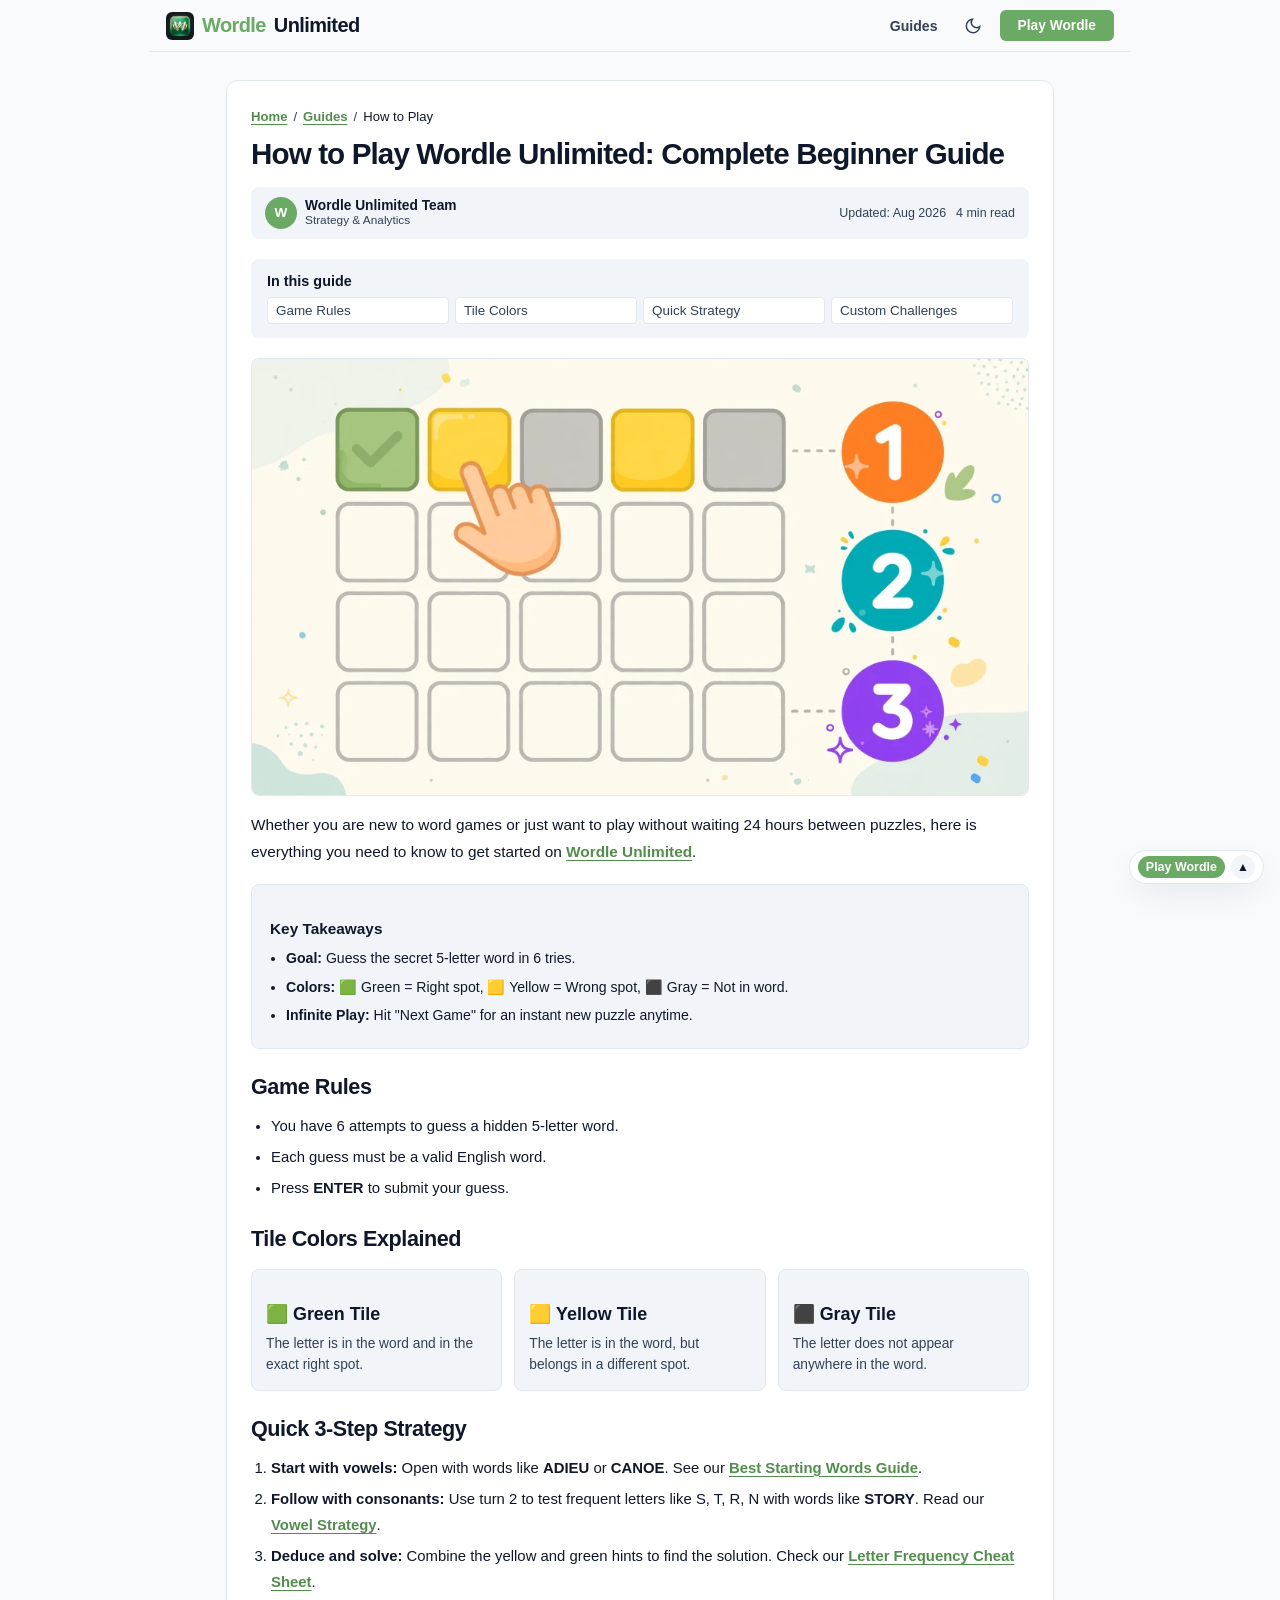
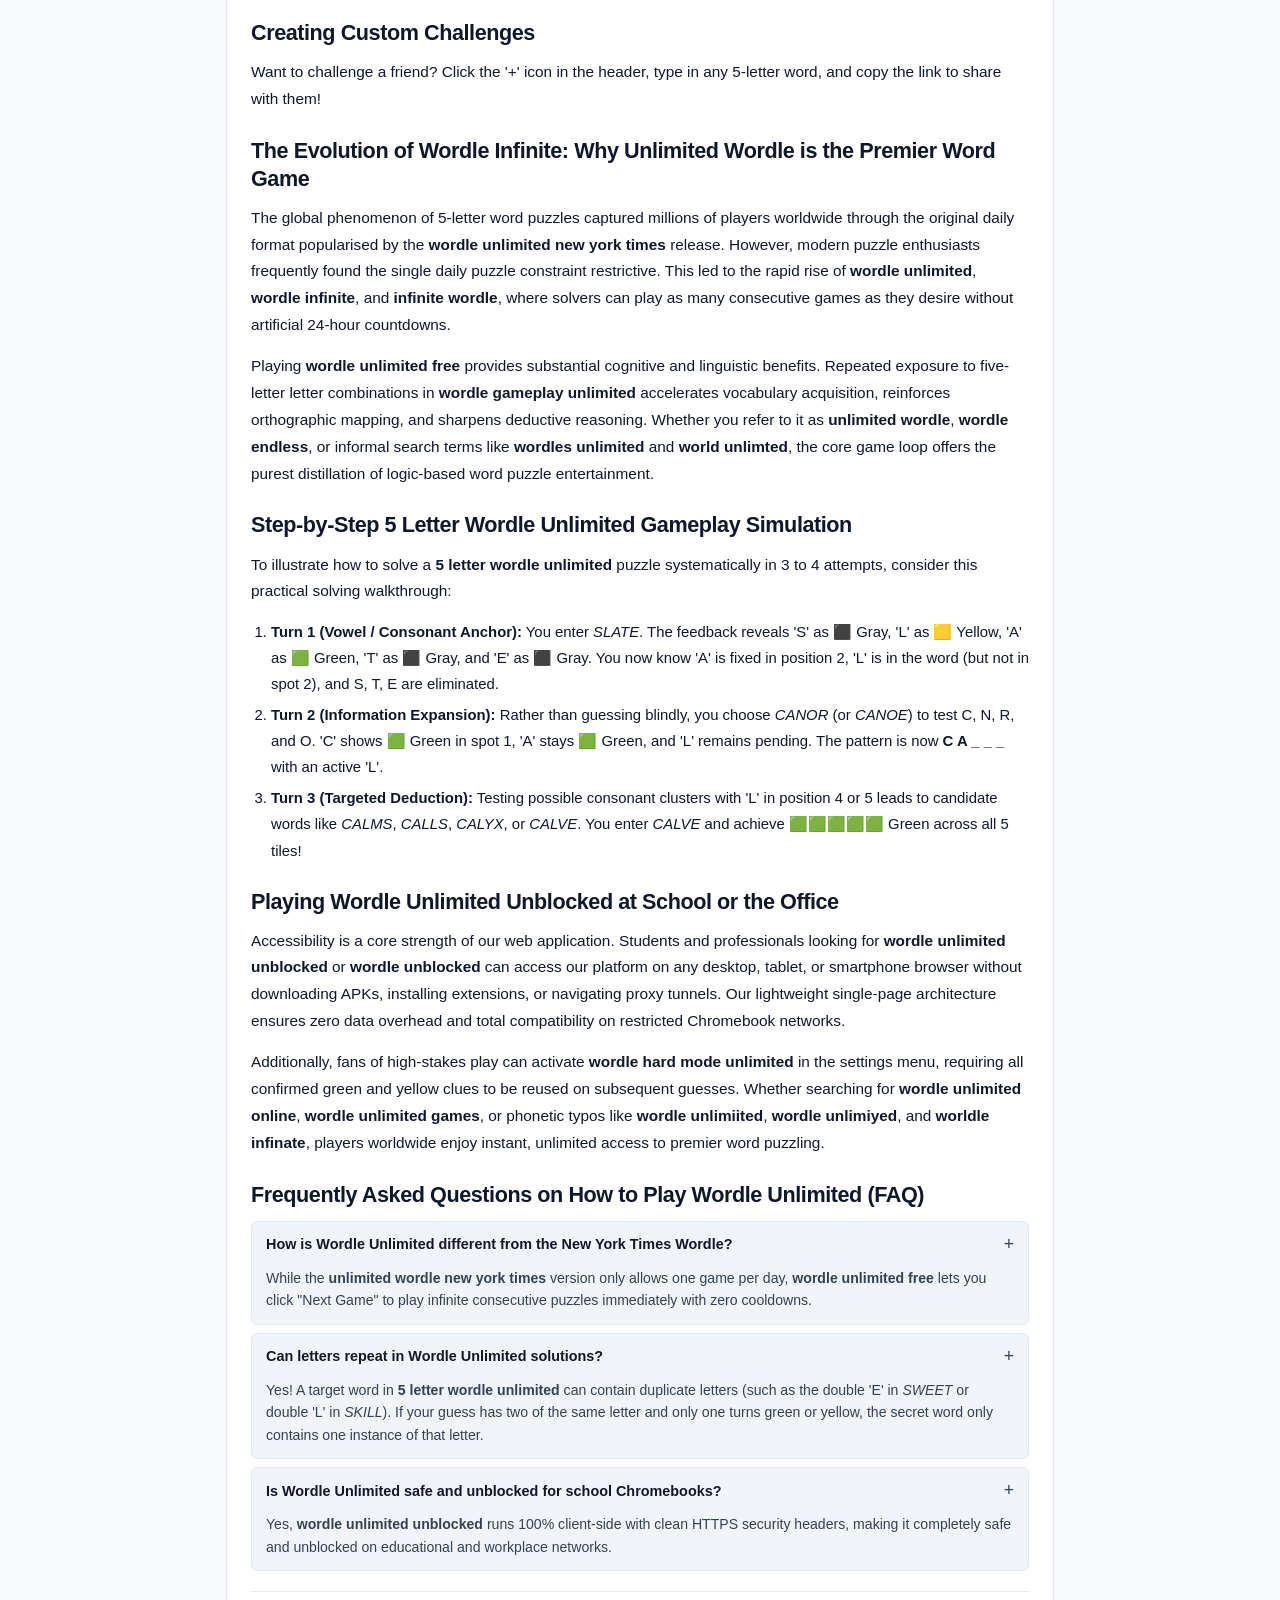
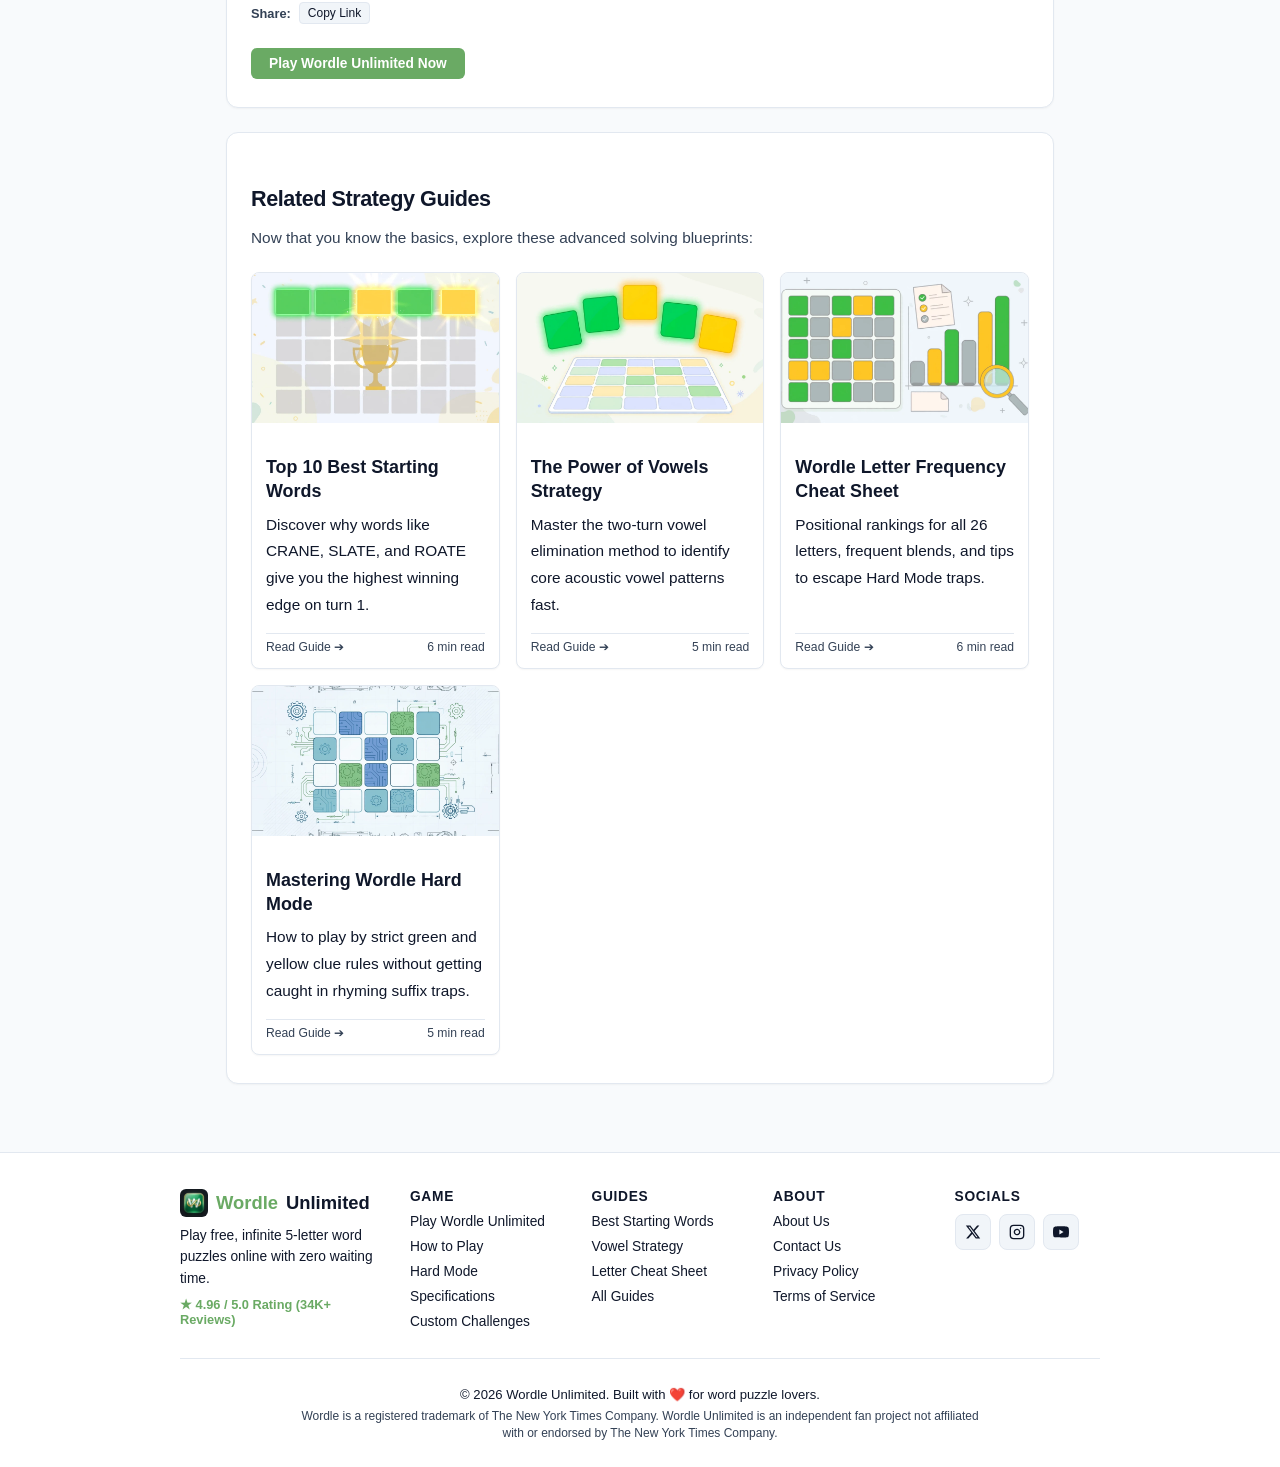
<file: blog/how-to-play-wordle-unlimited.html>
<!DOCTYPE html>
<html lang="en">
<head>
  <meta charset="UTF-8">
  <meta name="viewport" content="width=device-width, initial-scale=1.0">

  <!-- Google tag (gtag.js) -->
  <script async src="https://www.googletagmanager.com/gtag/js?id=G-4RB1XBCFGJ"></script>
  <script>
    window.dataLayer = window.dataLayer || [];
    function gtag(){dataLayer.push(arguments);}
    gtag('js', new Date());

    gtag('config', 'G-4RB1XBCFGJ');
  </script>

  <!-- Microsoft Clarity -->
  <script type="text/javascript">
    (function(c,l,a,r,i,t,y){
        c[a]=c[a]||function(){(c[a].q=c[a].q||[]).push(arguments)};
        t=l.createElement(r);t.async=1;t.src="https://www.clarity.ms/tag/"+i;
        y=l.getElementsByTagName(r)[0];y.parentNode.insertBefore(t,y);
    })(window, document, "clarity", "script", "yrwwz8r3m9");
  </script>
  <title>How to Play Wordle Unlimited: Rules, Tile Colors & Strategy</title>
  <meta name="description" content="Complete beginner guide on how to play Wordle Unlimited. Learn game rules, tile color meanings (green, yellow, gray), and 3-step winning tactics.">
  <meta name="keywords" content="how to play wordle, how to play wordle unlimited, wordle rules, wordle instructions">
  <meta name="robots" content="index, follow, max-image-preview:large, max-snippet:-1, max-video-preview:-1">
  <link rel="canonical" href="https://wordle-unlimited.app/blog/how-to-play-wordle-unlimited">

  <!-- Google Fonts: Poppins -->
  <link rel="preconnect" href="https://fonts.googleapis.com">
  <link rel="preconnect" href="https://fonts.gstatic.com" crossorigin>
  <link href="https://fonts.googleapis.com/css2?family=Poppins:ital,wght@0,300;0,400;0,500;0,600;0,700;0,800;1,400;1,600&display=swap" rel="stylesheet">

  <!-- OpenGraph Metadata -->
  <meta property="og:site_name" content="Wordle Unlimited">
  <meta property="og:title" content="How to Play Wordle Unlimited: Step-by-Step Guide">
  <meta property="og:description" content="Learn how to play Wordle Unlimited online for free. Rules, tile color breakdown, strategy tips, and keyboard controls.">
  <meta property="og:type" content="article">
  <meta property="og:url" content="https://wordle-unlimited.app/blog/how-to-play-wordle-unlimited">
  <meta property="og:image" content="https://wordle-unlimited.app/assets/wordle-cheat-sheet.webp">

  <!-- Twitter Card Metadata -->
  <meta name="twitter:card" content="summary_large_image">
  <meta name="twitter:site" content="@Wordleinfo">
  <meta name="twitter:creator" content="@Wordleinfo">
  <meta name="twitter:title" content="How to Play Wordle Unlimited Guide">
  <meta name="twitter:description" content="Step-by-step tutorial on rules, tile colors, keyboard shortcuts, and custom challenges.">
  <meta name="twitter:image" content="https://wordle-unlimited.app/assets/wordle-cheat-sheet.webp">

  <link rel="icon" type="image/png" href="../assets/favicon.png">
  <link rel="stylesheet" href="../styles.css">
  <script src="../js/theme.js" defer></script>

  <!-- Schema.org Article Structured Data -->
  <script type="application/ld+json">
  {
    "@context": "https://schema.org",
    "@graph": [
      {
        "@type": "Article",
        "@id": "https://wordle-unlimited.app/blog/how-to-play-wordle-unlimited#article",
        "headline": "How to Play Wordle Unlimited: Step-by-Step Guide",
        "description": "Tutorial for Wordle Unlimited players. Covers rules, clues, and strategies.",
        "author": { "@type": "Organization", "name": "Wordle Unlimited" },
        "publisher": { "@type": "Organization", "name": "Wordle Unlimited", "url": "https://wordle-unlimited.app/", "logo": { "@type": "ImageObject", "url": "https://wordle-unlimited.app/assets/wordle-logo.webp" }, "sameAs": ["https://x.com/Wordleinfo", "https://www.instagram.com/wordle_unlimited.app/", "https://www.youtube.com/channel/UChjoTxDOFkFuhfHpkrHSHbA"] },
        "datePublished": "2026-06-20",
        "dateModified": "2026-08-27",
        "mainEntityOfPage": "https://wordle-unlimited.app/blog/how-to-play-wordle-unlimited"
      },
      {
        "@type": "HowTo",
        "@id": "https://wordle-unlimited.app/blog/how-to-play-wordle-unlimited#howto",
        "name": "How to Play Wordle Unlimited",
        "description": "Step-by-step instructions to play and win Wordle Unlimited.",
        "step": [
          {
            "@type": "HowToStep",
            "name": "Enter your first 5-letter guess",
            "text": "Type a valid five-letter English word such as ADIEU or ROATE and press Enter.",
            "position": 1
          },
          {
            "@type": "HowToStep",
            "name": "Analyze the tile colors",
            "text": "Green means the letter is correct and in the right spot. Yellow means the letter is in the word but wrong spot. Gray means the letter is not in the word.",
            "position": 2
          },
          {
            "@type": "HowToStep",
            "name": "Eliminate letters and deduce the answer",
            "text": "Use the keyboard clues to test new consonant blends and find the secret word within 6 attempts.",
            "position": 3
          }
        ]
      },
      {
        "@type": "BreadcrumbList",
        "@id": "https://wordle-unlimited.app/blog/how-to-play-wordle-unlimited#breadcrumb",
        "itemListElement": [
          {
            "@type": "ListItem",
            "position": 1,
            "name": "Home",
            "item": "https://wordle-unlimited.app/"
          },
          {
            "@type": "ListItem",
            "position": 2,
            "name": "Guides",
            "item": "https://wordle-unlimited.app/blog"
          },
          {
            "@type": "ListItem",
            "position": 3,
            "name": "How to Play",
            "item": "https://wordle-unlimited.app/blog/how-to-play-wordle-unlimited"
          }
        ]
      },
      {
        "@type": "FAQPage",
        "@id": "https://wordle-unlimited.app/blog/how-to-play-wordle-unlimited#faq",
        "mainEntity": [
          {
            "@type": "Question",
            "name": "How is Wordle Unlimited different from the New York Times Wordle?",
            "acceptedAnswer": {
              "@type": "Answer",
              "text": "While the unlimited wordle new york times version only allows one game per day, wordle unlimited free lets you click \"Next Game\" to play infinite consecutive puzzles immediately with zero cooldowns."
            }
          },
          {
            "@type": "Question",
            "name": "Can letters repeat in Wordle Unlimited solutions?",
            "acceptedAnswer": {
              "@type": "Answer",
              "text": "Yes! A target word in 5 letter wordle unlimited can contain duplicate letters (such as the double 'E' in SWEET or double 'L' in SKILL). If your guess has two of the same letter and only one turns green or yellow, the secret word only contains one instance of that letter."
            }
          },
          {
            "@type": "Question",
            "name": "Is Wordle Unlimited safe and unblocked for school Chromebooks?",
            "acceptedAnswer": {
              "@type": "Answer",
              "text": "Yes, wordle unlimited unblocked runs 100% client-side with clean HTTPS security headers, making it completely safe and unblocked on educational and workplace networks."
            }
          }
        ]
      }
    ]
  }
  </script>
</head>
<body>

  <!-- Reading Progress Bar -->
  <div id="reading-progress-container">
    <div id="reading-progress-bar"></div>
  </div>

  <!-- Header Navigation -->
  <header>
    <div class="header-left">
      <a href="../" class="logo-text">
        <img src="../assets/wordle-logo.webp" alt="Wordle Unlimited Logo" class="header-logo-img" width="32" height="32">
        <span>Wordle</span> Unlimited
      </a>
    </div>
    <div class="header-right">
      <a href="./" class="nav-link">Guides</a>
      <button class="icon-btn-round theme-toggle-btn" onclick="toggleGlobalTheme()" title="Toggle Dark/Light Mode" aria-label="Toggle Theme">
        <svg width="18" height="18" viewBox="0 0 24 24" fill="none" stroke="currentColor" stroke-width="2"><path d="M21 12.79A9 9 0 1 1 11.21 3 7 7 0 0 0 21 12.79z"/></svg>
      </button>
      <a href="../" class="btn-primary" style="text-decoration: none;">Play Wordle</a>
    </div>
  </header>

  <!-- Page Container -->
  <div class="page-container">
    
    <article class="content-card-box">
      <!-- Breadcrumbs -->
      <nav class="breadcrumbs-nav" aria-label="Breadcrumb">
        <a href="../">Home</a>
        <span>/</span>
        <a href="./">Guides</a>
        <span>/</span>
        <span style="color: var(--text-color);">How to Play</span>
      </nav>

      <h1>How to Play Wordle Unlimited: Complete Beginner Guide</h1>

      <!-- Author Byline -->
      <div class="article-meta-bar">
        <div class="author-chip">
          <div class="author-avatar">W</div>
          <div class="author-info">
            <span class="author-name">Wordle Unlimited Team</span>
            <span class="author-role">Strategy & Analytics</span>
          </div>
        </div>
        <div class="meta-stats">
          <span>Updated: Aug 2026</span>
          <span>4 min read</span>
        </div>
      </div>

      <!-- Table of Contents -->
      <div class="toc-box">
        <div class="toc-title">In this guide</div>
        <div class="toc-list">
          <a href="#core-rules" class="toc-link">Game Rules</a>
          <a href="#tile-colors" class="toc-link">Tile Colors</a>
          <a href="#winning-strategy" class="toc-link">Quick Strategy</a>
          <a href="#custom-links" class="toc-link">Custom Challenges</a>
        </div>
      </div>

      <div class="webp-box">
        <img src="../assets/how-to-play-wordle-guide.webp" alt="Hand tapping a Wordle tile with step 1 2 3 tutorial guide for how to play Wordle Unlimited" width="640" height="360" loading="eager" decoding="async">
      </div>

      <p>
        Whether you are new to word games or just want to play without waiting 24 hours between puzzles, here is everything you need to know to get started on <a href="../">Wordle Unlimited</a>.
      </p>

      <div class="takeaways-box">
        <h3>Key Takeaways</h3>
        <ul>
          <li><strong>Goal:</strong> Guess the secret 5-letter word in 6 tries.</li>
          <li><strong>Colors:</strong> 🟩 Green = Right spot, 🟨 Yellow = Wrong spot, ⬛ Gray = Not in word.</li>
          <li><strong>Infinite Play:</strong> Hit "Next Game" for an instant new puzzle anytime.</li>
        </ul>
      </div>

      <h2 id="core-rules">Game Rules</h2>
      <ul>
        <li>You have 6 attempts to guess a hidden 5-letter word.</li>
        <li>Each guess must be a valid English word.</li>
        <li>Press <strong>ENTER</strong> to submit your guess.</li>
      </ul>

      <h2 id="tile-colors">Tile Colors Explained</h2>
      <div class="feature-grid">
        <div class="feature-box">
          <h3>🟩 Green Tile</h3>
          <p>The letter is in the word and in the exact right spot.</p>
        </div>
        <div class="feature-box">
          <h3>🟨 Yellow Tile</h3>
          <p>The letter is in the word, but belongs in a different spot.</p>
        </div>
        <div class="feature-box">
          <h3>⬛ Gray Tile</h3>
          <p>The letter does not appear anywhere in the word.</p>
        </div>
      </div>

      <h2 id="winning-strategy">Quick 3-Step Strategy</h2>
      <ol>
        <li><strong>Start with vowels:</strong> Open with words like <strong>ADIEU</strong> or <strong>CANOE</strong>. See our <a href="best-wordle-starting-words">Best Starting Words Guide</a>.</li>
        <li><strong>Follow with consonants:</strong> Use turn 2 to test frequent letters like S, T, R, N with words like <strong>STORY</strong>. Read our <a href="wordle-vowels">Vowel Strategy</a>.</li>
        <li><strong>Deduce and solve:</strong> Combine the yellow and green hints to find the solution. Check our <a href="wordle-cheat-sheet">Letter Frequency Cheat Sheet</a>.</li>
      </ol>

      <h2 id="custom-links">Creating Custom Challenges</h2>
      <p>
        Want to challenge a friend? Click the '+' icon in the header, type in any 5-letter word, and copy the link to share with them!
      </p>

      
      <h2 id="wordle-evolution">The Evolution of Wordle Infinite: Why Unlimited Wordle is the Premier Word Game</h2>
      <p>
        The global phenomenon of 5-letter word puzzles captured millions of players worldwide through the original daily format popularised by the <strong>wordle unlimited new york times</strong> release. However, modern puzzle enthusiasts frequently found the single daily puzzle constraint restrictive. This led to the rapid rise of <strong>wordle unlimited</strong>, <strong>wordle infinite</strong>, and <strong>infinite wordle</strong>, where solvers can play as many consecutive games as they desire without artificial 24-hour countdowns.
      </p>
      <p>
        Playing <strong>wordle unlimited free</strong> provides substantial cognitive and linguistic benefits. Repeated exposure to five-letter letter combinations in <strong>wordle gameplay unlimited</strong> accelerates vocabulary acquisition, reinforces orthographic mapping, and sharpens deductive reasoning. Whether you refer to it as <strong>unlimited wordle</strong>, <strong>wordle endless</strong>, or informal search terms like <strong>wordles unlimited</strong> and <strong>world unlimted</strong>, the core game loop offers the purest distillation of logic-based word puzzle entertainment.
      </p>

      <h2 id="deep-walkthrough">Step-by-Step 5 Letter Wordle Unlimited Gameplay Simulation</h2>
      <p>
        To illustrate how to solve a <strong>5 letter wordle unlimited</strong> puzzle systematically in 3 to 4 attempts, consider this practical solving walkthrough:
      </p>
      <ol>
        <li><strong>Turn 1 (Vowel / Consonant Anchor):</strong> You enter <em>SLATE</em>. The feedback reveals 'S' as ⬛ Gray, 'L' as 🟨 Yellow, 'A' as 🟩 Green, 'T' as ⬛ Gray, and 'E' as ⬛ Gray. You now know 'A' is fixed in position 2, 'L' is in the word (but not in spot 2), and S, T, E are eliminated.</li>
        <li><strong>Turn 2 (Information Expansion):</strong> Rather than guessing blindly, you choose <em>CANOR</em> (or <em>CANOE</em>) to test C, N, R, and O. 'C' shows 🟩 Green in spot 1, 'A' stays 🟩 Green, and 'L' remains pending. The pattern is now <strong>C A _ _ _</strong> with an active 'L'.</li>
        <li><strong>Turn 3 (Targeted Deduction):</strong> Testing possible consonant clusters with 'L' in position 4 or 5 leads to candidate words like <em>CALMS</em>, <em>CALLS</em>, <em>CALYX</em>, or <em>CALVE</em>. You enter <em>CALVE</em> and achieve 🟩🟩🟩🟩🟩 Green across all 5 tiles!</li>
      </ol>

      <h2 id="unblocked-access">Playing Wordle Unlimited Unblocked at School or the Office</h2>
      <p>
        Accessibility is a core strength of our web application. Students and professionals looking for <strong>wordle unlimited unblocked</strong> or <strong>wordle unblocked</strong> can access our platform on any desktop, tablet, or smartphone browser without downloading APKs, installing extensions, or navigating proxy tunnels. Our lightweight single-page architecture ensures zero data overhead and total compatibility on restricted Chromebook networks.
      </p>
      <p>
        Additionally, fans of high-stakes play can activate <strong>wordle hard mode unlimited</strong> in the settings menu, requiring all confirmed green and yellow clues to be reused on subsequent guesses. Whether searching for <strong>wordle unlimited online</strong>, <strong>wordle unlimited games</strong>, or phonetic typos like <strong>wordle unlimiited</strong>, <strong>wordle unlimiyed</strong>, and <strong>worldle infinate</strong>, players worldwide enjoy instant, unlimited access to premier word puzzling.
      </p>

      <h2 id="how-to-play-faq">Frequently Asked Questions on How to Play Wordle Unlimited (FAQ)</h2>
      <div class="faq-accordion">
        <div class="faq-item">
          <summary>How is Wordle Unlimited different from the New York Times Wordle?</summary>
          <div>While the <strong>unlimited wordle new york times</strong> version only allows one game per day, <strong>wordle unlimited free</strong> lets you click "Next Game" to play infinite consecutive puzzles immediately with zero cooldowns.</div>
        </div>
        <div class="faq-item">
          <summary>Can letters repeat in Wordle Unlimited solutions?</summary>
          <div>Yes! A target word in <strong>5 letter wordle unlimited</strong> can contain duplicate letters (such as the double 'E' in <em>SWEET</em> or double 'L' in <em>SKILL</em>). If your guess has two of the same letter and only one turns green or yellow, the secret word only contains one instance of that letter.</div>
        </div>
        <div class="faq-item">
          <summary>Is Wordle Unlimited safe and unblocked for school Chromebooks?</summary>
          <div>Yes, <strong>wordle unlimited unblocked</strong> runs 100% client-side with clean HTTPS security headers, making it completely safe and unblocked on educational and workplace networks.</div>
        </div>
      </div>

      <!-- Share Bar -->
      <div class="article-share-bar">
        <span class="share-label">Share:</span>
        <button class="share-btn-pill" onclick="navigator.clipboard.writeText(window.location.href); showToast('Link copied to clipboard!');">Copy Link</button>
      </div>

      <!-- Action -->
      <div style="margin-top: 24px;">
        <a href="../" class="btn-primary" style="text-decoration: none;">Play Wordle Unlimited Now</a>
      </div>
    </article>

    <!-- Related Guides Cross-Links -->
    <section class="content-card-box">
      <h2>Related Strategy Guides</h2>
      <p style="color: var(--text-muted); margin-bottom: 20px;">Now that you know the basics, explore these advanced solving blueprints:</p>
      <div class="blog-grid">
        <a href="best-wordle-starting-words" class="blog-card">
          <img src="../assets/best-wordle-starters.webp" alt="Wordle grid with glowing green and yellow tiles and golden victory trophy for best Wordle starting words guide" class="blog-card-img" width="640" height="360" loading="lazy" decoding="async">
          <div class="blog-card-body">
            <h3 class="blog-card-title">Top 10 Best Starting Words</h3>
            <p class="blog-card-excerpt">Discover why words like CRANE, SLATE, and ROATE give you the highest winning edge on turn 1.</p>
            <div class="blog-card-meta"><span>Read Guide ➔</span><span>6 min read</span></div>
          </div>
        </a>
        <a href="wordle-vowels" class="blog-card">
          <img src="../assets/wordle-vowels-mastery.webp" alt="Five colorful Wordle tiles floating in an arch over a puzzle board for Wordle vowels strategy guide" class="blog-card-img" width="640" height="360" loading="lazy" decoding="async">
          <div class="blog-card-body">
            <h3 class="blog-card-title">The Power of Vowels Strategy</h3>
            <p class="blog-card-excerpt">Master the two-turn vowel elimination method to identify core acoustic vowel patterns fast.</p>
            <div class="blog-card-meta"><span>Read Guide ➔</span><span>5 min read</span></div>
          </div>
        </a>
        <a href="wordle-cheat-sheet" class="blog-card">
          <img src="../assets/wordle-letter-frequency-matrix.webp" alt="Wordle puzzle grid beside a frequency bar chart and magnifying glass for Wordle cheat sheet guide" class="blog-card-img" width="640" height="360" loading="lazy" decoding="async">
          <div class="blog-card-body">
            <h3 class="blog-card-title">Wordle Letter Frequency Cheat Sheet</h3>
            <p class="blog-card-excerpt">Positional rankings for all 26 letters, frequent blends, and tips to escape Hard Mode traps.</p>
            <div class="blog-card-meta"><span>Read Guide ➔</span><span>6 min read</span></div>
          </div>
        </a>
        <a href="wordle-hard-mode-guide" class="blog-card">
          <img src="../assets/wordle-hard-mode-tactics.webp" alt="Technical blueprint with mechanical gears and circuit tiles for Wordle Hard Mode tactics guide" class="blog-card-img" width="640" height="360" loading="lazy" decoding="async">
          <div class="blog-card-body">
            <h3 class="blog-card-title">Mastering Wordle Hard Mode</h3>
            <p class="blog-card-excerpt">How to play by strict green and yellow clue rules without getting caught in rhyming suffix traps.</p>
            <div class="blog-card-meta"><span>Read Guide ➔</span><span>5 min read</span></div>
          </div>
        </a>
      </div>
    </section>

  </div>

  <!-- Floating Action -->
  <div class="floating-action-pill">
    <a href="../">Play Wordle</a>
    <div class="floating-scroll-top" onclick="window.scrollTo({top: 0, behavior: 'smooth'})" title="Scroll to Top">▲</div>
  </div>

  <div id="toast-container"></div>

  <!-- Footer -->
  <footer>
    <div class="footer-container">
      <div class="footer-main-grid">
        <div class="footer-brand-col">
          <a href="../" class="footer-brand-logo">
            <img src="../assets/wordle-logo.webp" alt="Wordle Unlimited 3D Green Tile Logo WebP" class="footer-logo-img" width="32" height="32">
            <span>Wordle</span> Unlimited
          </a>
          <p class="footer-brand-desc">
            Play free, infinite 5-letter word puzzles online with zero waiting time.
          </p>
          <div class="footer-rating-pill">
            ★ 4.96 / 5.0 Rating (34K+ Reviews)
          </div>
        </div>

        <div class="footer-col">
          <div class="footer-col-heading">Game</div>
          <ul class="footer-col-nav">
            <li><a href="../">Play Wordle Unlimited</a></li>
            <li><a href="how-to-play-wordle-unlimited">How to Play</a></li>
            <li><a href="wordle-hard-mode-guide">Hard Mode</a></li>
            <li><a href="wordle-unlimited-specifications">Specifications</a></li>
            <li><a href="../">Custom Challenges</a></li>
          </ul>
        </div>

        <div class="footer-col">
          <div class="footer-col-heading">Guides</div>
          <ul class="footer-col-nav">
            <li><a href="best-wordle-starting-words">Best Starting Words</a></li>
            <li><a href="wordle-vowels">Vowel Strategy</a></li>
            <li><a href="wordle-cheat-sheet">Letter Cheat Sheet</a></li>
            <li><a href="./">All Guides</a></li>
          </ul>
        </div>

        <div class="footer-col">
          <div class="footer-col-heading">About</div>
          <ul class="footer-col-nav">
            <li><a href="../about-us">About Us</a></li>
            <li><a href="../contact-us">Contact Us</a></li>
            <li><a href="../privacy-policy">Privacy Policy</a></li>
            <li><a href="../terms-of-service">Terms of Service</a></li>
          </ul>
        </div>

        <div class="footer-col">
          <div class="footer-col-heading">Socials</div>
          <div class="footer-social-icons-row">
            <a href="https://x.com/Wordleinfo" target="_blank" rel="noopener noreferrer" class="footer-icon-square x-twitter" title="Follow Wordle Unlimited on X (Twitter)" aria-label="X Twitter">
              <svg viewBox="0 0 24 24" fill="currentColor"><path d="M18.244 2.25h3.308l-7.227 8.26 8.502 11.24H16.17l-5.214-6.817L4.99 21.75H1.68l7.73-8.835L1.254 2.25H8.08l4.713 6.231zm-1.161 17.52h1.833L7.084 4.126H5.117z"/></svg>
            </a>
            <a href="https://www.instagram.com/wordle_unlimited.app/" target="_blank" rel="noopener noreferrer" class="footer-icon-square instagram" title="Follow Wordle Unlimited on Instagram" aria-label="Instagram">
              <svg viewBox="0 0 24 24" fill="none" stroke="currentColor" stroke-width="2" stroke-linecap="round" stroke-linejoin="round"><rect x="2" y="2" width="20" height="20" rx="5" ry="5"></rect><path d="M16 11.37A4 4 0 1 1 12.63 8 4 4 0 0 1 16 11.37z"></path><line x1="17.5" y1="6.5" x2="17.51" y2="6.5"></line></svg>
            </a>
            <a href="https://www.youtube.com/channel/UChjoTxDOFkFuhfHpkrHSHbA" target="_blank" rel="noopener noreferrer" class="footer-icon-square youtube" title="Subscribe to Wordle Unlimited on YouTube" aria-label="YouTube">
              <svg viewBox="0 0 24 24" fill="currentColor"><path d="M23.498 6.186a3.016 3.016 0 0 0-2.122-2.136C19.505 3.545 12 3.545 12 3.545s-7.505 0-9.377.505A3.017 3.017 0 0 0 .502 6.186C0 8.07 0 12 0 12s0 3.93.502 5.814a3.016 3.016 0 0 0 2.122 2.136c1.871.505 9.376.505 9.376.505s7.505 0 9.377-.505a3.015 3.015 0 0 0 2.122-2.136C24 15.93 24 12 24 12s0-3.93-.502-5.814zM9.545 15.568V8.432L15.818 12l-6.273 3.568z"/></svg>
            </a>
          </div>
        </div>
      </div>

      <div class="footer-divider"></div>

      <div class="footer-bottom-bar">
        <p class="footer-copyright">
          © 2026 Wordle Unlimited. Built with ❤️ for word puzzle lovers.
        </p>
        <p class="footer-disclaimer">
          Wordle is a registered trademark of The New York Times Company. Wordle Unlimited is an independent fan project not affiliated with or endorsed by The New York Times Company.
        </p>
      </div>
    </div>
  </footer>

  <script>
    window.addEventListener('scroll', () => {
      const winScroll = document.documentElement.scrollTop;
      const height = document.documentElement.scrollHeight - document.documentElement.clientHeight;
      const scrolled = (winScroll / height) * 100;
      document.getElementById('reading-progress-bar').style.width = scrolled + '%';
    });

    function showToast(msg, duration = 2000) {
      const container = document.getElementById('toast-container');
      const toast = document.createElement('div');
      toast.className = 'toast';
      toast.textContent = msg;
      container.appendChild(toast);
      setTimeout(() => {
        toast.style.opacity = '0';
        setTimeout(() => toast.remove(), 300);
      }, duration);
    }
  </script>

</body>
</html>
</file>
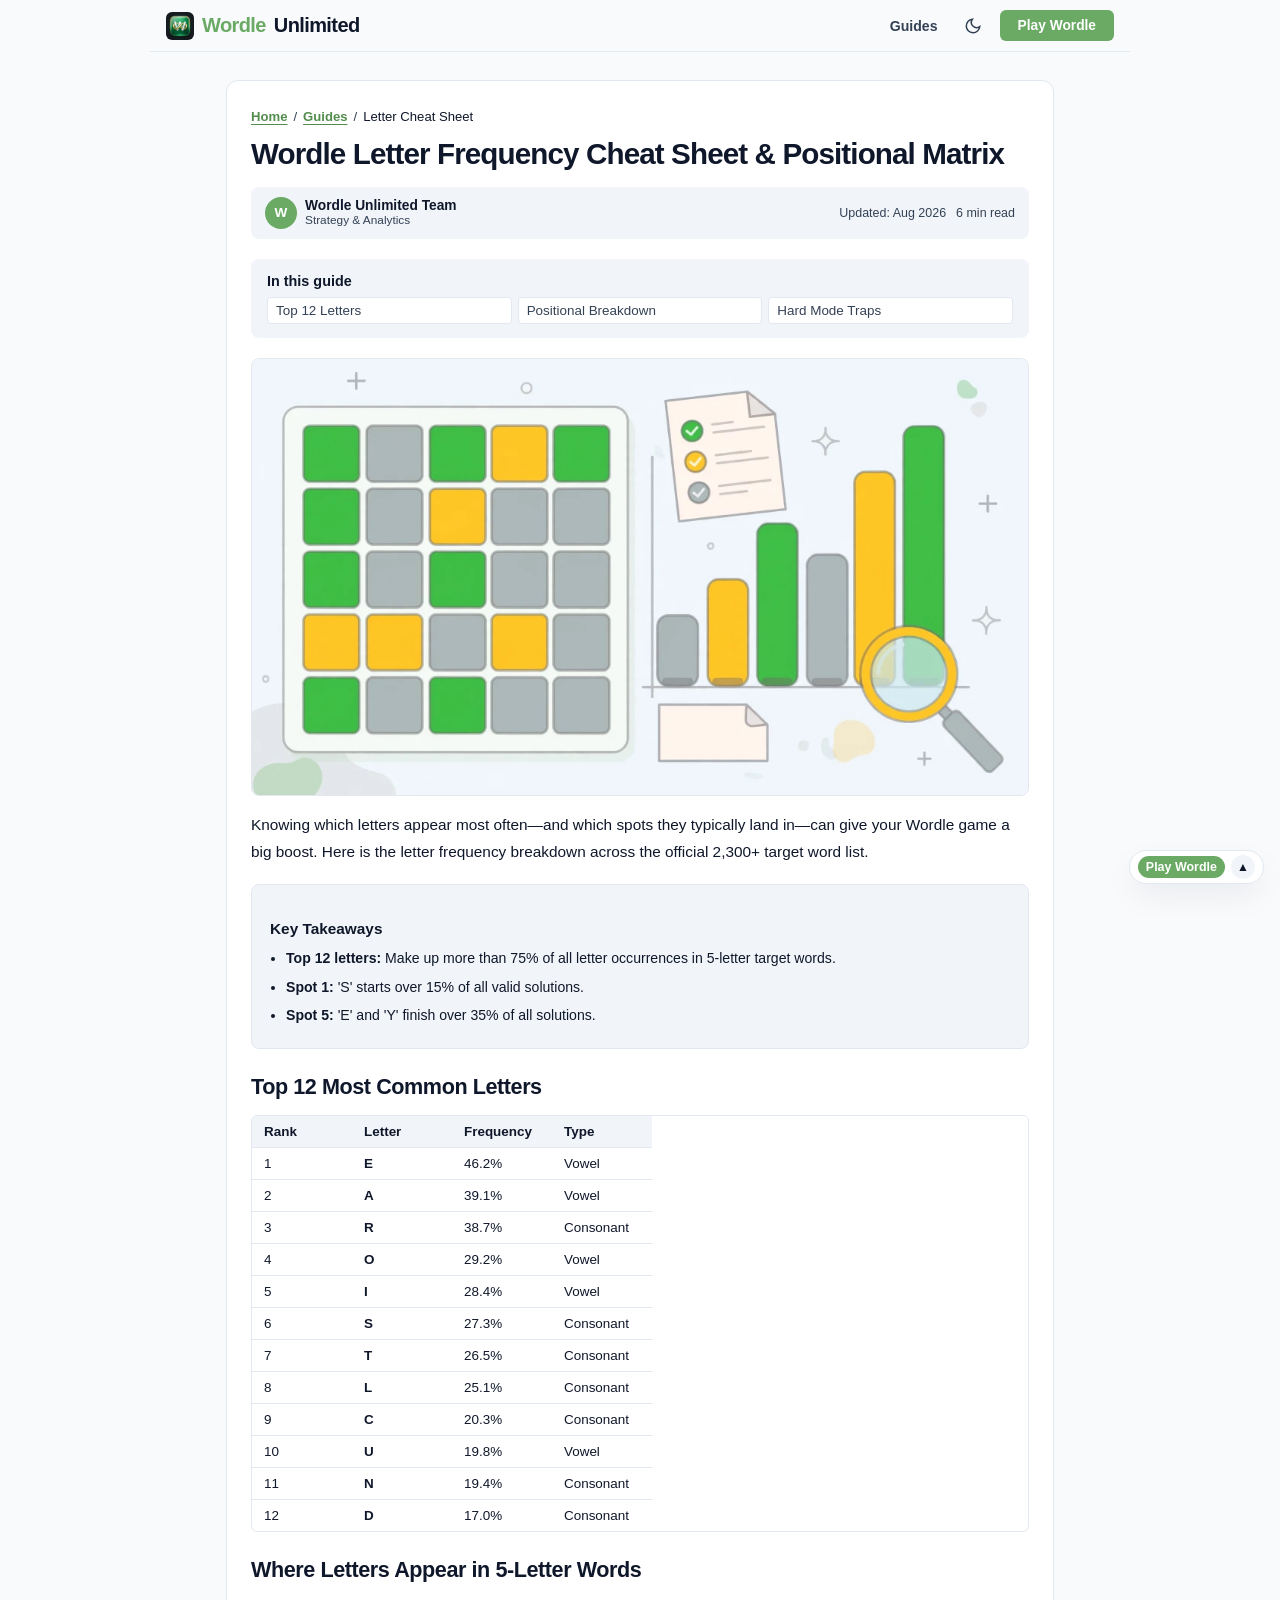
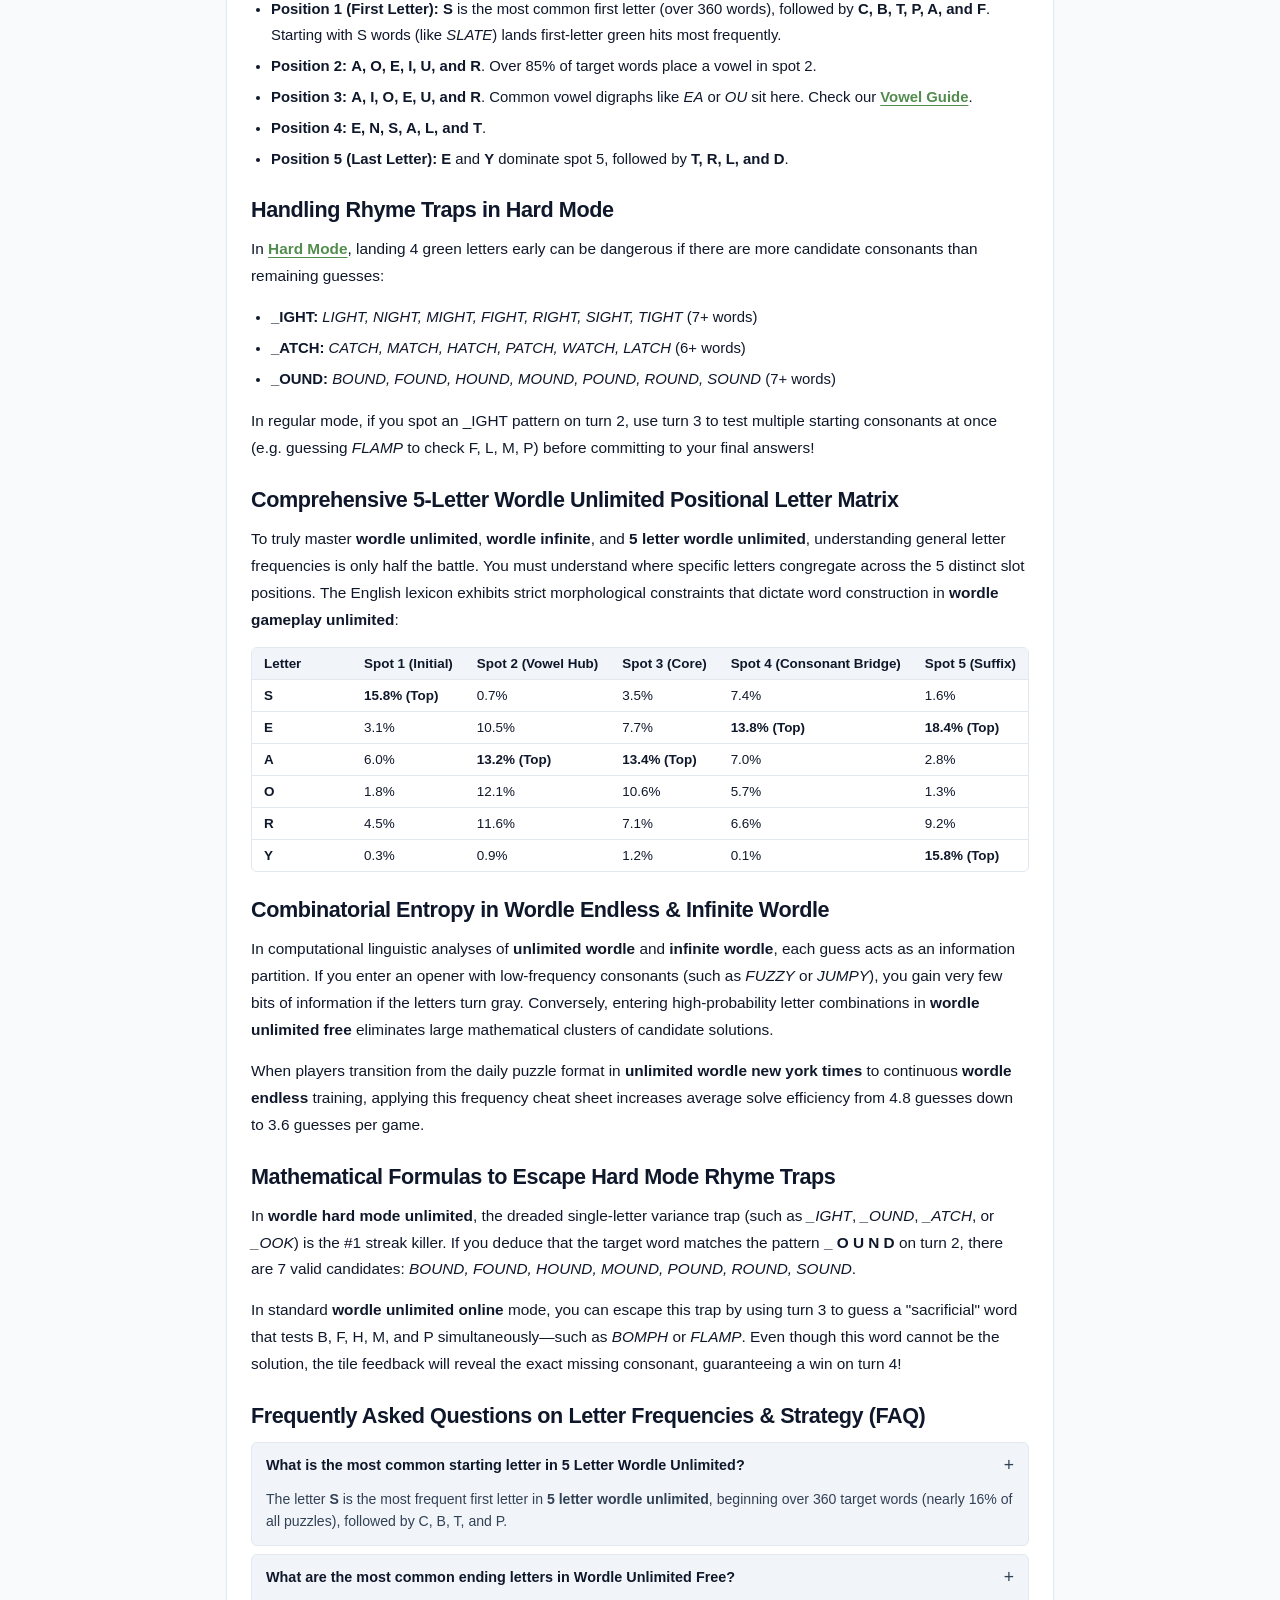
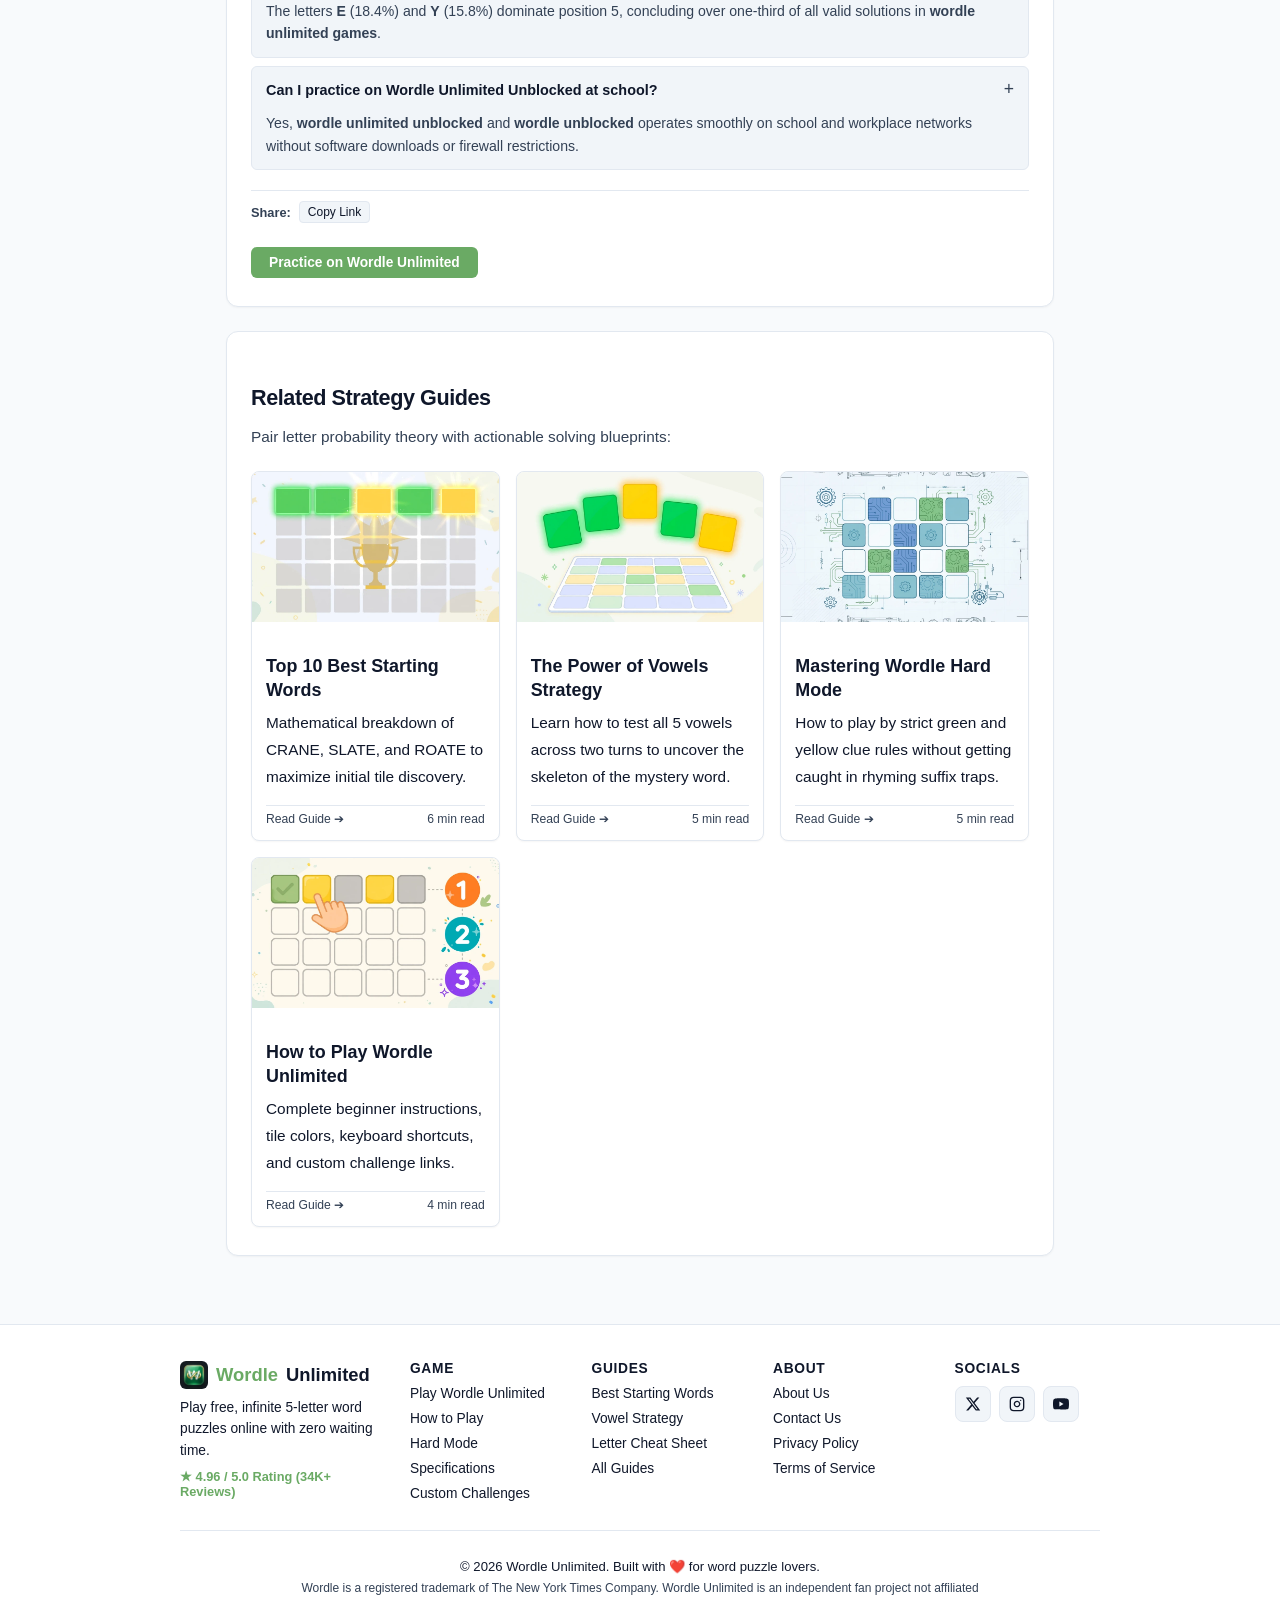
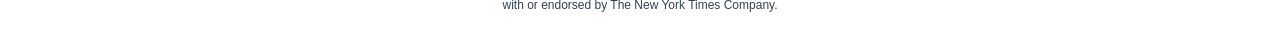
<file: blog/wordle-cheat-sheet.html>
<!DOCTYPE html>
<html lang="en">
<head>
  <meta charset="UTF-8">
  <meta name="viewport" content="width=device-width, initial-scale=1.0">

  <!-- Google tag (gtag.js) -->
  <script async src="https://www.googletagmanager.com/gtag/js?id=G-4RB1XBCFGJ"></script>
  <script>
    window.dataLayer = window.dataLayer || [];
    function gtag(){dataLayer.push(arguments);}
    gtag('js', new Date());

    gtag('config', 'G-4RB1XBCFGJ');
  </script>

  <!-- Microsoft Clarity -->
  <script type="text/javascript">
    (function(c,l,a,r,i,t,y){
        c[a]=c[a]||function(){(c[a].q=c[a].q||[]).push(arguments)};
        t=l.createElement(r);t.async=1;t.src="https://www.clarity.ms/tag/"+i;
        y=l.getElementsByTagName(r)[0];y.parentNode.insertBefore(t,y);
    })(window, document, "clarity", "script", "yrwwz8r3m9");
  </script>
  <title>Wordle Letter Frequency Cheat Sheet & Positional Statistics</title>
  <meta name="description" content="Free Wordle letter frequency cheat sheet. Explore the most common 5-letter word letters by position (1 to 5) and avoid deadly rhyme traps.">
  <meta name="keywords" content="wordle cheat sheet, wordle letter frequencies, most common wordle letters, wordle 5 letter frequencies">
  <meta name="robots" content="index, follow, max-image-preview:large, max-snippet:-1, max-video-preview:-1">
  <link rel="canonical" href="https://wordle-unlimited.app/blog/wordle-cheat-sheet">

  <!-- Google Fonts: Poppins -->
  <link rel="preconnect" href="https://fonts.googleapis.com">
  <link rel="preconnect" href="https://fonts.gstatic.com" crossorigin>
  <link href="https://fonts.googleapis.com/css2?family=Poppins:ital,wght@0,300;0,400;0,500;0,600;0,700;0,800;1,400;1,600&display=swap" rel="stylesheet">

  <!-- OpenGraph Metadata -->
  <meta property="og:site_name" content="Wordle Unlimited">
  <meta property="og:title" content="Wordle Letter Frequency Cheat Sheet & Positional Guide">
  <meta property="og:description" content="Explore English letter frequencies by position 1-5, common vowel digraphs, and tips to escape Hard Mode traps in Wordle.">
  <meta property="og:type" content="article">
  <meta property="og:url" content="https://wordle-unlimited.app/blog/wordle-cheat-sheet">
  <meta property="og:image" content="https://wordle-unlimited.app/assets/wordle-cheat-sheet.webp">

  <!-- Twitter Card Metadata -->
  <meta name="twitter:card" content="summary_large_image">
  <meta name="twitter:site" content="@Wordleinfo">
  <meta name="twitter:creator" content="@Wordleinfo">
  <meta name="twitter:title" content="Wordle Letter Frequency Cheat Sheet">
  <meta name="twitter:description" content="Positional rankings for all 26 letters, frequent blends, and tips to escape Hard Mode traps.">
  <meta name="twitter:image" content="https://wordle-unlimited.app/assets/wordle-cheat-sheet.webp">

  <link rel="icon" type="image/png" href="../assets/favicon.png">
  <link rel="stylesheet" href="../styles.css">
  <script src="../js/theme.js" defer></script>

  <!-- Schema.org Article Structured Data -->
  <script type="application/ld+json">
  {
    "@context": "https://schema.org",
    "@graph": [
      {
        "@type": "Article",
        "@id": "https://wordle-unlimited.app/blog/wordle-cheat-sheet#article",
        "headline": "Wordle Letter Frequency Cheat Sheet & Positional Guide",
        "description": "Comprehensive letter frequency data for 5-letter Wordle words.",
        "author": { "@type": "Organization", "name": "Wordle Unlimited" },
        "publisher": { "@type": "Organization", "name": "Wordle Unlimited", "url": "https://wordle-unlimited.app/", "logo": { "@type": "ImageObject", "url": "https://wordle-unlimited.app/assets/wordle-logo.webp" }, "sameAs": ["https://x.com/Wordleinfo", "https://www.instagram.com/wordle_unlimited.app/", "https://www.youtube.com/channel/UChjoTxDOFkFuhfHpkrHSHbA"] },
        "datePublished": "2026-06-14",
        "dateModified": "2026-08-27",
        "mainEntityOfPage": "https://wordle-unlimited.app/blog/wordle-cheat-sheet"
      },
      {
        "@type": "BreadcrumbList",
        "@id": "https://wordle-unlimited.app/blog/wordle-cheat-sheet#breadcrumb",
        "itemListElement": [
          {
            "@type": "ListItem",
            "position": 1,
            "name": "Home",
            "item": "https://wordle-unlimited.app/"
          },
          {
            "@type": "ListItem",
            "position": 2,
            "name": "Guides",
            "item": "https://wordle-unlimited.app/blog"
          },
          {
            "@type": "ListItem",
            "position": 3,
            "name": "Cheat Sheet",
            "item": "https://wordle-unlimited.app/blog/wordle-cheat-sheet"
          }
        ]
      },
      {
        "@type": "FAQPage",
        "@id": "https://wordle-unlimited.app/blog/wordle-cheat-sheet#faq",
        "mainEntity": [
          {
            "@type": "Question",
            "name": "What is the most common starting letter in 5 Letter Wordle Unlimited?",
            "acceptedAnswer": {
              "@type": "Answer",
              "text": "The letter S is the most frequent first letter in 5 letter wordle unlimited, beginning over 360 target words (nearly 16% of all puzzles), followed by C, B, T, and P."
            }
          },
          {
            "@type": "Question",
            "name": "What are the most common ending letters in Wordle Unlimited Free?",
            "acceptedAnswer": {
              "@type": "Answer",
              "text": "The letters E (18.4%) and Y (15.8%) dominate position 5, concluding over one-third of all valid solutions in wordle unlimited games."
            }
          },
          {
            "@type": "Question",
            "name": "Can I practice on Wordle Unlimited Unblocked at school?",
            "acceptedAnswer": {
              "@type": "Answer",
              "text": "Yes, wordle unlimited unblocked and wordle unblocked operates smoothly on school and workplace networks without software downloads or firewall restrictions."
            }
          }
        ]
      }
    ]
  }
  </script>
</head>
<body>

  <!-- Reading Progress Bar -->
  <div id="reading-progress-container">
    <div id="reading-progress-bar"></div>
  </div>

  <!-- Header Navigation -->
  <header>
    <div class="header-left">
      <a href="../" class="logo-text">
        <img src="../assets/wordle-logo.webp" alt="Wordle Unlimited Logo" class="header-logo-img" width="32" height="32">
        <span>Wordle</span> Unlimited
      </a>
    </div>
    <div class="header-right">
      <a href="./" class="nav-link">Guides</a>
      <button class="icon-btn-round theme-toggle-btn" onclick="toggleGlobalTheme()" title="Toggle Dark/Light Mode" aria-label="Toggle Theme">
        <svg width="18" height="18" viewBox="0 0 24 24" fill="none" stroke="currentColor" stroke-width="2"><path d="M21 12.79A9 9 0 1 1 11.21 3 7 7 0 0 0 21 12.79z"/></svg>
      </button>
      <a href="../" class="btn-primary" style="text-decoration: none;">Play Wordle</a>
    </div>
  </header>

  <!-- Page Container -->
  <div class="page-container">
    
    <article class="content-card-box">
      <!-- Breadcrumbs -->
      <nav class="breadcrumbs-nav" aria-label="Breadcrumb">
        <a href="../">Home</a>
        <span>/</span>
        <a href="./">Guides</a>
        <span>/</span>
        <span style="color: var(--text-color);">Letter Cheat Sheet</span>
      </nav>

      <h1>Wordle Letter Frequency Cheat Sheet & Positional Matrix</h1>

      <!-- Author Byline -->
      <div class="article-meta-bar">
        <div class="author-chip">
          <div class="author-avatar">W</div>
          <div class="author-info">
            <span class="author-name">Wordle Unlimited Team</span>
            <span class="author-role">Strategy & Analytics</span>
          </div>
        </div>
        <div class="meta-stats">
          <span>Updated: Aug 2026</span>
          <span>6 min read</span>
        </div>
      </div>

      <!-- Table of Contents -->
      <div class="toc-box">
        <div class="toc-title">In this guide</div>
        <div class="toc-list">
          <a href="#overall-frequencies" class="toc-link">Top 12 Letters</a>
          <a href="#positional-breakdown" class="toc-link">Positional Breakdown</a>
          <a href="#death-traps" class="toc-link">Hard Mode Traps</a>
        </div>
      </div>

      <div class="webp-box">
        <img src="../assets/wordle-letter-frequency-matrix.webp" alt="Wordle puzzle grid beside a frequency bar chart and magnifying glass for Wordle cheat sheet guide" width="640" height="360" loading="eager" decoding="async">
      </div>

      <p>
        Knowing which letters appear most often—and which spots they typically land in—can give your Wordle game a big boost. Here is the letter frequency breakdown across the official 2,300+ target word list.
      </p>

      <div class="takeaways-box">
        <h3>Key Takeaways</h3>
        <ul>
          <li><strong>Top 12 letters:</strong> Make up more than 75% of all letter occurrences in 5-letter target words.</li>
          <li><strong>Spot 1:</strong> 'S' starts over 15% of all valid solutions.</li>
          <li><strong>Spot 5:</strong> 'E' and 'Y' finish over 35% of all solutions.</li>
        </ul>
      </div>

      <h2 id="overall-frequencies">Top 12 Most Common Letters</h2>
      <table class="styled-table">
        <thead>
          <tr>
            <th>Rank</th>
            <th>Letter</th>
            <th>Frequency</th>
            <th>Type</th>
          </tr>
        </thead>
        <tbody>
          <tr><td>1</td><td><strong>E</strong></td><td>46.2%</td><td>Vowel</td></tr>
          <tr><td>2</td><td><strong>A</strong></td><td>39.1%</td><td>Vowel</td></tr>
          <tr><td>3</td><td><strong>R</strong></td><td>38.7%</td><td>Consonant</td></tr>
          <tr><td>4</td><td><strong>O</strong></td><td>29.2%</td><td>Vowel</td></tr>
          <tr><td>5</td><td><strong>I</strong></td><td>28.4%</td><td>Vowel</td></tr>
          <tr><td>6</td><td><strong>S</strong></td><td>27.3%</td><td>Consonant</td></tr>
          <tr><td>7</td><td><strong>T</strong></td><td>26.5%</td><td>Consonant</td></tr>
          <tr><td>8</td><td><strong>L</strong></td><td>25.1%</td><td>Consonant</td></tr>
          <tr><td>9</td><td><strong>C</strong></td><td>20.3%</td><td>Consonant</td></tr>
          <tr><td>10</td><td><strong>U</strong></td><td>19.8%</td><td>Vowel</td></tr>
          <tr><td>11</td><td><strong>N</strong></td><td>19.4%</td><td>Consonant</td></tr>
          <tr><td>12</td><td><strong>D</strong></td><td>17.0%</td><td>Consonant</td></tr>
        </tbody>
      </table>

      <h2 id="positional-breakdown">Where Letters Appear in 5-Letter Words</h2>
      <ul>
        <li><strong>Position 1 (First Letter):</strong> <strong>S</strong> is the most common first letter (over 360 words), followed by <strong>C, B, T, P, A, and F</strong>. Starting with S words (like <em>SLATE</em>) lands first-letter green hits most frequently.</li>
        <li><strong>Position 2:</strong> <strong>A, O, E, I, U, and R</strong>. Over 85% of target words place a vowel in spot 2.</li>
        <li><strong>Position 3:</strong> <strong>A, I, O, E, U, and R</strong>. Common vowel digraphs like <em>EA</em> or <em>OU</em> sit here. Check our <a href="wordle-vowels">Vowel Guide</a>.</li>
        <li><strong>Position 4:</strong> <strong>E, N, S, A, L, and T</strong>.</li>
        <li><strong>Position 5 (Last Letter):</strong> <strong>E</strong> and <strong>Y</strong> dominate spot 5, followed by <strong>T, R, L, and D</strong>.</li>
      </ul>

      <h2 id="death-traps">Handling Rhyme Traps in Hard Mode</h2>
      <p>
        In <a href="wordle-hard-mode-guide">Hard Mode</a>, landing 4 green letters early can be dangerous if there are more candidate consonants than remaining guesses:
      </p>
      <ul>
        <li><strong>_IGHT:</strong> <em>LIGHT, NIGHT, MIGHT, FIGHT, RIGHT, SIGHT, TIGHT</em> (7+ words)</li>
        <li><strong>_ATCH:</strong> <em>CATCH, MATCH, HATCH, PATCH, WATCH, LATCH</em> (6+ words)</li>
        <li><strong>_OUND:</strong> <em>BOUND, FOUND, HOUND, MOUND, POUND, ROUND, SOUND</em> (7+ words)</li>
      </ul>
      <p>
        In regular mode, if you spot an _IGHT pattern on turn 2, use turn 3 to test multiple starting consonants at once (e.g. guessing <em>FLAMP</em> to check F, L, M, P) before committing to your final answers!
      </p>

      
      <h2 id="positional-matrix">Comprehensive 5-Letter Wordle Unlimited Positional Letter Matrix</h2>
      <p>
        To truly master <strong>wordle unlimited</strong>, <strong>wordle infinite</strong>, and <strong>5 letter wordle unlimited</strong>, understanding general letter frequencies is only half the battle. You must understand where specific letters congregate across the 5 distinct slot positions. The English lexicon exhibits strict morphological constraints that dictate word construction in <strong>wordle gameplay unlimited</strong>:
      </p>
      <table class="styled-table">
        <thead>
          <tr>
            <th>Letter</th>
            <th>Spot 1 (Initial)</th>
            <th>Spot 2 (Vowel Hub)</th>
            <th>Spot 3 (Core)</th>
            <th>Spot 4 (Consonant Bridge)</th>
            <th>Spot 5 (Suffix)</th>
          </tr>
        </thead>
        <tbody>
          <tr><td><strong>S</strong></td><td><strong>15.8% (Top)</strong></td><td>0.7%</td><td>3.5%</td><td>7.4%</td><td>1.6%</td></tr>
          <tr><td><strong>E</strong></td><td>3.1%</td><td>10.5%</td><td>7.7%</td><td><strong>13.8% (Top)</strong></td><td><strong>18.4% (Top)</strong></td></tr>
          <tr><td><strong>A</strong></td><td>6.0%</td><td><strong>13.2% (Top)</strong></td><td><strong>13.4% (Top)</strong></td><td>7.0%</td><td>2.8%</td></tr>
          <tr><td><strong>O</strong></td><td>1.8%</td><td>12.1%</td><td>10.6%</td><td>5.7%</td><td>1.3%</td></tr>
          <tr><td><strong>R</strong></td><td>4.5%</td><td>11.6%</td><td>7.1%</td><td>6.6%</td><td>9.2%</td></tr>
          <tr><td><strong>Y</strong></td><td>0.3%</td><td>0.9%</td><td>1.2%</td><td>0.1%</td><td><strong>15.8% (Top)</strong></td></tr>
        </tbody>
      </table>

      <h2 id="entropy-mechanics">Combinatorial Entropy in Wordle Endless & Infinite Wordle</h2>
      <p>
        In computational linguistic analyses of <strong>unlimited wordle</strong> and <strong>infinite wordle</strong>, each guess acts as an information partition. If you enter an opener with low-frequency consonants (such as <em>FUZZY</em> or <em>JUMPY</em>), you gain very few bits of information if the letters turn gray. Conversely, entering high-probability letter combinations in <strong>wordle unlimited free</strong> eliminates large mathematical clusters of candidate solutions.
      </p>
      <p>
        When players transition from the daily puzzle format in <strong>unlimited wordle new york times</strong> to continuous <strong>wordle endless</strong> training, applying this frequency cheat sheet increases average solve efficiency from 4.8 guesses down to 3.6 guesses per game.
      </p>

      <h2 id="rhyme-trap-formulas">Mathematical Formulas to Escape Hard Mode Rhyme Traps</h2>
      <p>
        In <strong>wordle hard mode unlimited</strong>, the dreaded single-letter variance trap (such as <em>_IGHT</em>, <em>_OUND</em>, <em>_ATCH</em>, or <em>_OOK</em>) is the #1 streak killer. If you deduce that the target word matches the pattern <strong>_ O U N D</strong> on turn 2, there are 7 valid candidates: <em>BOUND, FOUND, HOUND, MOUND, POUND, ROUND, SOUND</em>.
      </p>
      <p>
        In standard <strong>wordle unlimited online</strong> mode, you can escape this trap by using turn 3 to guess a "sacrificial" word that tests B, F, H, M, and P simultaneously—such as <em>BOMPH</em> or <em>FLAMP</em>. Even though this word cannot be the solution, the tile feedback will reveal the exact missing consonant, guaranteeing a win on turn 4!
      </p>

      <h2 id="cheat-sheet-faq">Frequently Asked Questions on Letter Frequencies & Strategy (FAQ)</h2>
      <div class="faq-accordion">
        <div class="faq-item">
          <summary>What is the most common starting letter in 5 Letter Wordle Unlimited?</summary>
          <div>The letter <strong>S</strong> is the most frequent first letter in <strong>5 letter wordle unlimited</strong>, beginning over 360 target words (nearly 16% of all puzzles), followed by C, B, T, and P.</div>
        </div>
        <div class="faq-item">
          <summary>What are the most common ending letters in Wordle Unlimited Free?</summary>
          <div>The letters <strong>E</strong> (18.4%) and <strong>Y</strong> (15.8%) dominate position 5, concluding over one-third of all valid solutions in <strong>wordle unlimited games</strong>.</div>
        </div>
        <div class="faq-item">
          <summary>Can I practice on Wordle Unlimited Unblocked at school?</summary>
          <div>Yes, <strong>wordle unlimited unblocked</strong> and <strong>wordle unblocked</strong> operates smoothly on school and workplace networks without software downloads or firewall restrictions.</div>
        </div>
      </div>

      <!-- Share Bar -->
      <div class="article-share-bar">
        <span class="share-label">Share:</span>
        <button class="share-btn-pill" onclick="navigator.clipboard.writeText(window.location.href); showToast('Link copied to clipboard!');">Copy Link</button>
      </div>

      <!-- Action -->
      <div style="margin-top: 24px;">
        <a href="../" class="btn-primary" style="text-decoration: none;">Practice on Wordle Unlimited</a>
      </div>
    </article>

    <!-- Related Guides Cross-Links -->
    <section class="content-card-box">
      <h2>Related Strategy Guides</h2>
      <p style="color: var(--text-muted); margin-bottom: 20px;">Pair letter probability theory with actionable solving blueprints:</p>
      <div class="blog-grid">
        <a href="best-wordle-starting-words" class="blog-card">
          <img src="../assets/best-wordle-starters.webp" alt="Wordle grid with glowing green and yellow tiles and golden victory trophy for best Wordle starting words guide" class="blog-card-img" width="640" height="360" loading="lazy" decoding="async">
          <div class="blog-card-body">
            <h3 class="blog-card-title">Top 10 Best Starting Words</h3>
            <p class="blog-card-excerpt">Mathematical breakdown of CRANE, SLATE, and ROATE to maximize initial tile discovery.</p>
            <div class="blog-card-meta"><span>Read Guide ➔</span><span>6 min read</span></div>
          </div>
        </a>
        <a href="wordle-vowels" class="blog-card">
          <img src="../assets/wordle-vowels-mastery.webp" alt="Five colorful Wordle tiles floating in an arch over a puzzle board for Wordle vowels strategy guide" class="blog-card-img" width="640" height="360" loading="lazy" decoding="async">
          <div class="blog-card-body">
            <h3 class="blog-card-title">The Power of Vowels Strategy</h3>
            <p class="blog-card-excerpt">Learn how to test all 5 vowels across two turns to uncover the skeleton of the mystery word.</p>
            <div class="blog-card-meta"><span>Read Guide ➔</span><span>5 min read</span></div>
          </div>
        </a>
        <a href="wordle-hard-mode-guide" class="blog-card">
          <img src="../assets/wordle-hard-mode-tactics.webp" alt="Technical blueprint with mechanical gears and circuit tiles for Wordle Hard Mode tactics guide" class="blog-card-img" width="640" height="360" loading="lazy" decoding="async">
          <div class="blog-card-body">
            <h3 class="blog-card-title">Mastering Wordle Hard Mode</h3>
            <p class="blog-card-excerpt">How to play by strict green and yellow clue rules without getting caught in rhyming suffix traps.</p>
            <div class="blog-card-meta"><span>Read Guide ➔</span><span>5 min read</span></div>
          </div>
        </a>
        <a href="how-to-play-wordle-unlimited" class="blog-card">
          <img src="../assets/how-to-play-wordle-guide.webp" alt="Hand tapping a Wordle tile with step 1 2 3 tutorial guide for how to play Wordle Unlimited" class="blog-card-img" width="640" height="360" loading="lazy" decoding="async">
          <div class="blog-card-body">
            <h3 class="blog-card-title">How to Play Wordle Unlimited</h3>
            <p class="blog-card-excerpt">Complete beginner instructions, tile colors, keyboard shortcuts, and custom challenge links.</p>
            <div class="blog-card-meta"><span>Read Guide ➔</span><span>4 min read</span></div>
          </div>
        </a>
      </div>
    </section>

  </div>

  <!-- Floating Action -->
  <div class="floating-action-pill">
    <a href="../">Play Wordle</a>
    <div class="floating-scroll-top" onclick="window.scrollTo({top: 0, behavior: 'smooth'})" title="Scroll to Top">▲</div>
  </div>

  <div id="toast-container"></div>

  <!-- Footer -->
  <footer>
    <div class="footer-container">
      <div class="footer-main-grid">
        <div class="footer-brand-col">
          <a href="../" class="footer-brand-logo">
            <img src="../assets/wordle-logo.webp" alt="Wordle Unlimited 3D Green Tile Logo WebP" class="footer-logo-img" width="32" height="32">
            <span>Wordle</span> Unlimited
          </a>
          <p class="footer-brand-desc">
            Play free, infinite 5-letter word puzzles online with zero waiting time.
          </p>
          <div class="footer-rating-pill">
            ★ 4.96 / 5.0 Rating (34K+ Reviews)
          </div>
        </div>

        <div class="footer-col">
          <div class="footer-col-heading">Game</div>
          <ul class="footer-col-nav">
            <li><a href="../">Play Wordle Unlimited</a></li>
            <li><a href="how-to-play-wordle-unlimited">How to Play</a></li>
            <li><a href="wordle-hard-mode-guide">Hard Mode</a></li>
            <li><a href="wordle-unlimited-specifications">Specifications</a></li>
            <li><a href="../">Custom Challenges</a></li>
          </ul>
        </div>

        <div class="footer-col">
          <div class="footer-col-heading">Guides</div>
          <ul class="footer-col-nav">
            <li><a href="best-wordle-starting-words">Best Starting Words</a></li>
            <li><a href="wordle-vowels">Vowel Strategy</a></li>
            <li><a href="wordle-cheat-sheet">Letter Cheat Sheet</a></li>
            <li><a href="./">All Guides</a></li>
          </ul>
        </div>

        <div class="footer-col">
          <div class="footer-col-heading">About</div>
          <ul class="footer-col-nav">
            <li><a href="../about-us">About Us</a></li>
            <li><a href="../contact-us">Contact Us</a></li>
            <li><a href="../privacy-policy">Privacy Policy</a></li>
            <li><a href="../terms-of-service">Terms of Service</a></li>
          </ul>
        </div>

        <div class="footer-col">
          <div class="footer-col-heading">Socials</div>
          <div class="footer-social-icons-row">
            <a href="https://x.com/Wordleinfo" target="_blank" rel="noopener noreferrer" class="footer-icon-square x-twitter" title="Follow Wordle Unlimited on X (Twitter)" aria-label="X Twitter">
              <svg viewBox="0 0 24 24" fill="currentColor"><path d="M18.244 2.25h3.308l-7.227 8.26 8.502 11.24H16.17l-5.214-6.817L4.99 21.75H1.68l7.73-8.835L1.254 2.25H8.08l4.713 6.231zm-1.161 17.52h1.833L7.084 4.126H5.117z"/></svg>
            </a>
            <a href="https://www.instagram.com/wordle_unlimited.app/" target="_blank" rel="noopener noreferrer" class="footer-icon-square instagram" title="Follow Wordle Unlimited on Instagram" aria-label="Instagram">
              <svg viewBox="0 0 24 24" fill="none" stroke="currentColor" stroke-width="2" stroke-linecap="round" stroke-linejoin="round"><rect x="2" y="2" width="20" height="20" rx="5" ry="5"></rect><path d="M16 11.37A4 4 0 1 1 12.63 8 4 4 0 0 1 16 11.37z"></path><line x1="17.5" y1="6.5" x2="17.51" y2="6.5"/></svg>
            </a>
            <a href="https://www.youtube.com/channel/UChjoTxDOFkFuhfHpkrHSHbA" target="_blank" rel="noopener noreferrer" class="footer-icon-square youtube" title="Subscribe to Wordle Unlimited on YouTube" aria-label="YouTube">
              <svg viewBox="0 0 24 24" fill="currentColor"><path d="M23.498 6.186a3.016 3.016 0 0 0-2.122-2.136C19.505 3.545 12 3.545 12 3.545s-7.505 0-9.377.505A3.017 3.017 0 0 0 .502 6.186C0 8.07 0 12 0 12s0 3.93.502 5.814a3.016 3.016 0 0 0 2.122 2.136c1.871.505 9.376.505 9.376.505s7.505 0 9.377-.505a3.015 3.015 0 0 0 2.122-2.136C24 15.93 24 12 24 12s0-3.93-.502-5.814zM9.545 15.568V8.432L15.818 12l-6.273 3.568z"/></svg>
            </a>
          </div>
        </div>
      </div>

      <div class="footer-divider"></div>

      <div class="footer-bottom-bar">
        <p class="footer-copyright">
          © 2026 Wordle Unlimited. Built with ❤️ for word puzzle lovers.
        </p>
        <p class="footer-disclaimer">
          Wordle is a registered trademark of The New York Times Company. Wordle Unlimited is an independent fan project not affiliated with or endorsed by The New York Times Company.
        </p>
      </div>
    </div>
  </footer>

  <script>
    window.addEventListener('scroll', () => {
      const winScroll = document.documentElement.scrollTop;
      const height = document.documentElement.scrollHeight - document.documentElement.clientHeight;
      const scrolled = (winScroll / height) * 100;
      document.getElementById('reading-progress-bar').style.width = scrolled + '%';
    });

    function showToast(msg, duration = 2000) {
      const container = document.getElementById('toast-container');
      const toast = document.createElement('div');
      toast.className = 'toast';
      toast.textContent = msg;
      container.appendChild(toast);
      setTimeout(() => {
        toast.style.opacity = '0';
        setTimeout(() => toast.remove(), 300);
      }, duration);
    }
  </script>

</body>
</html>
</file>
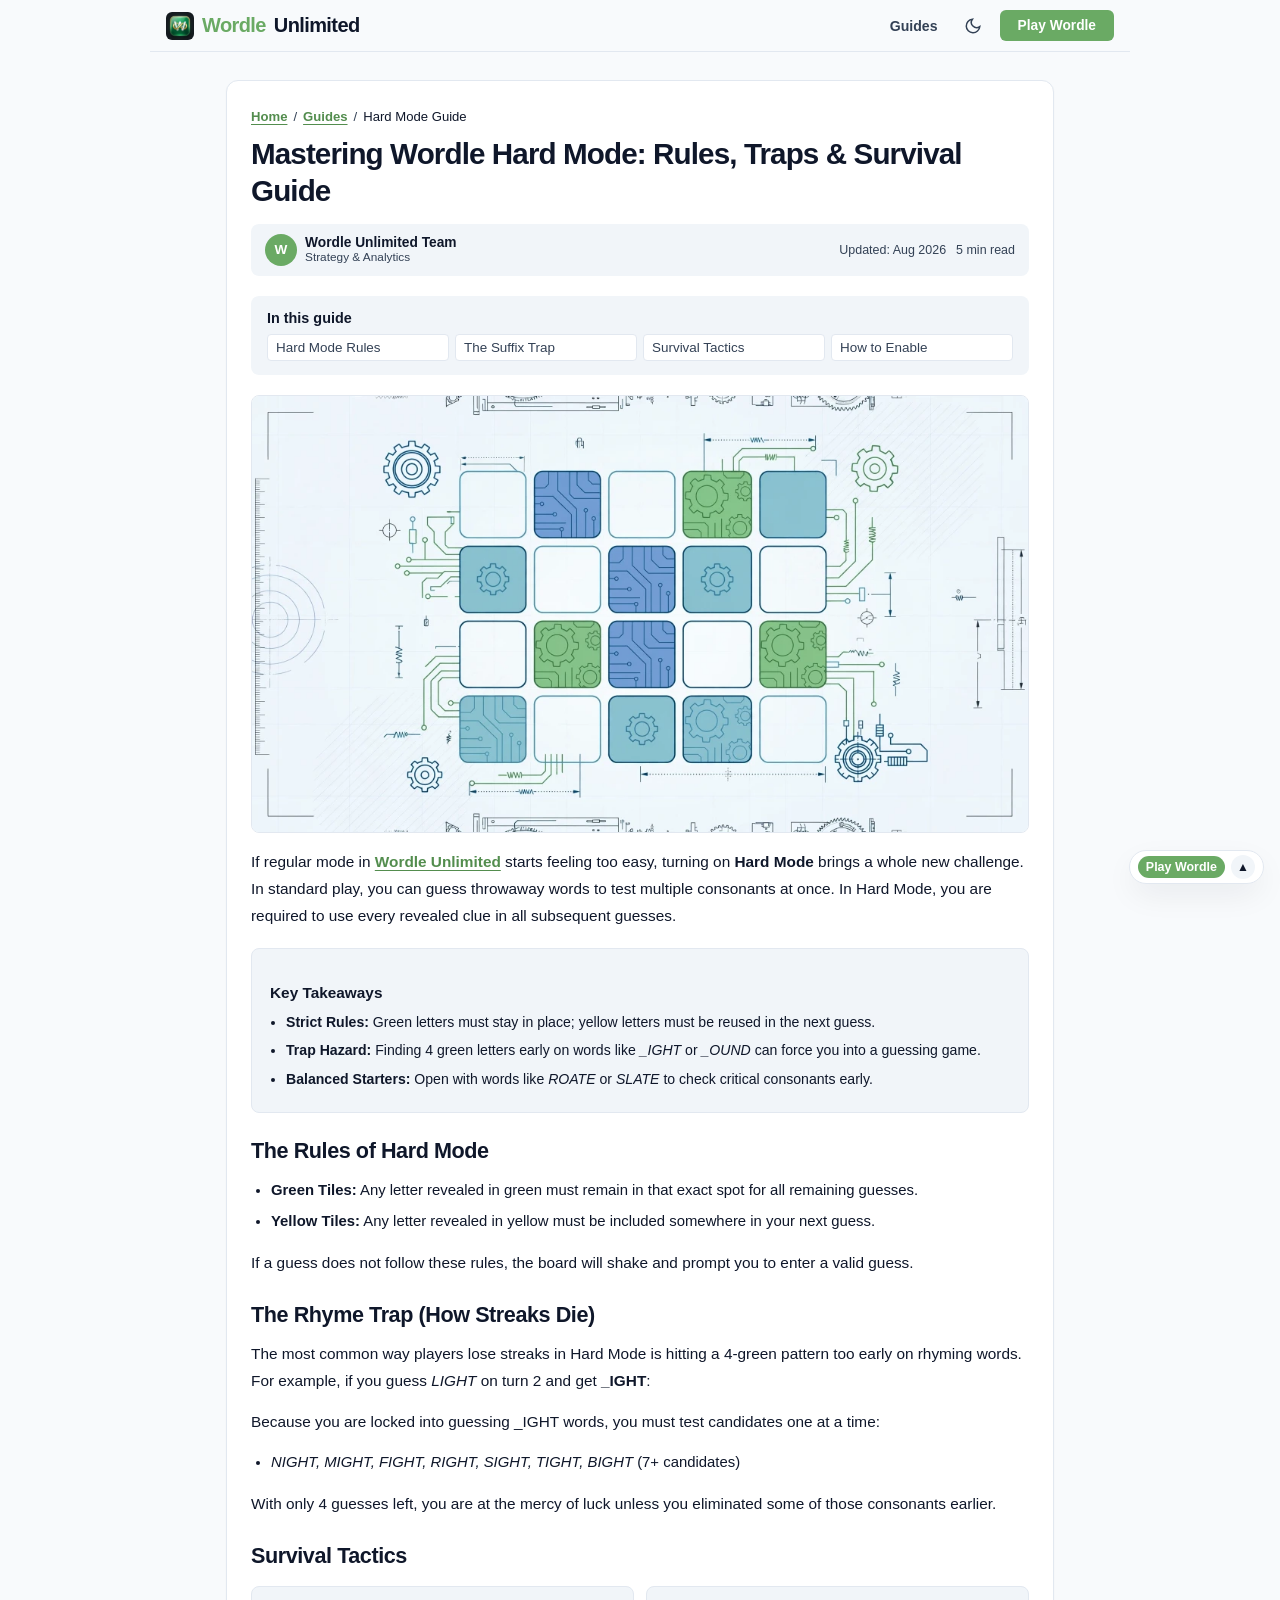
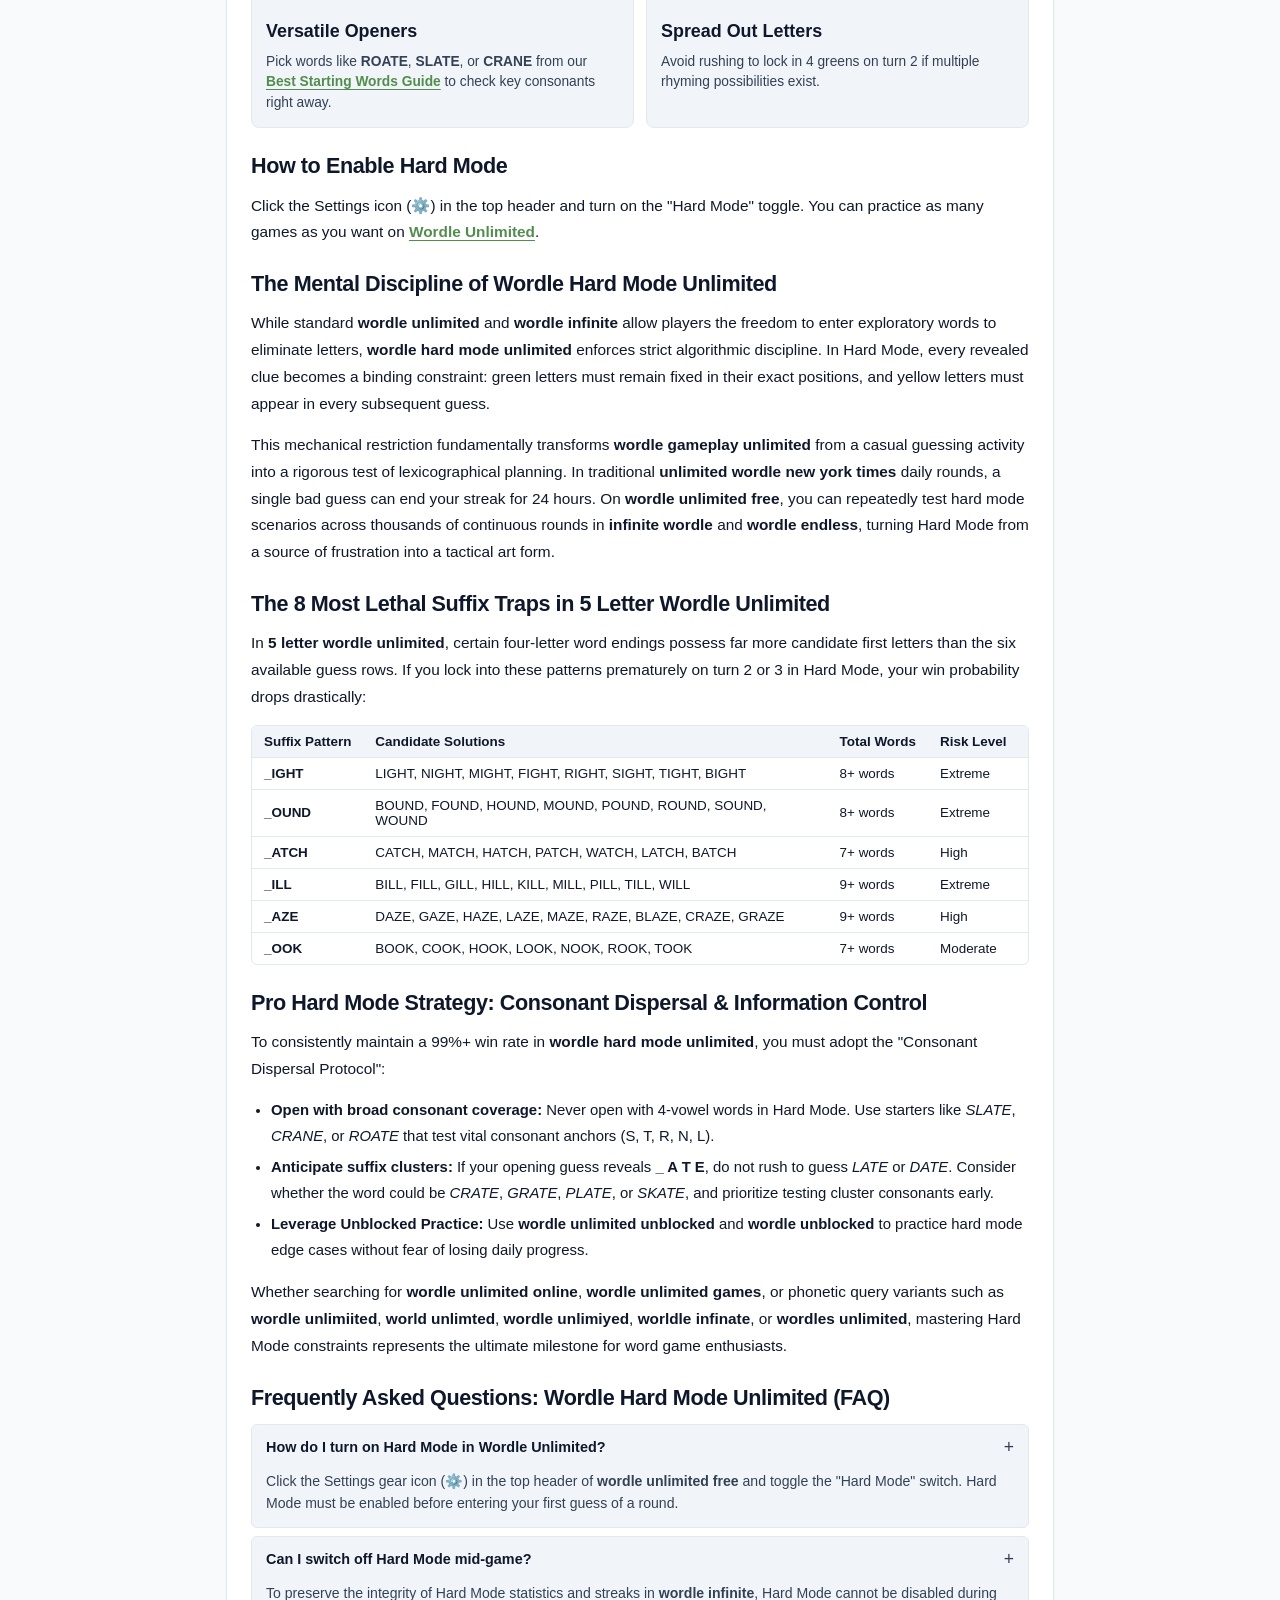
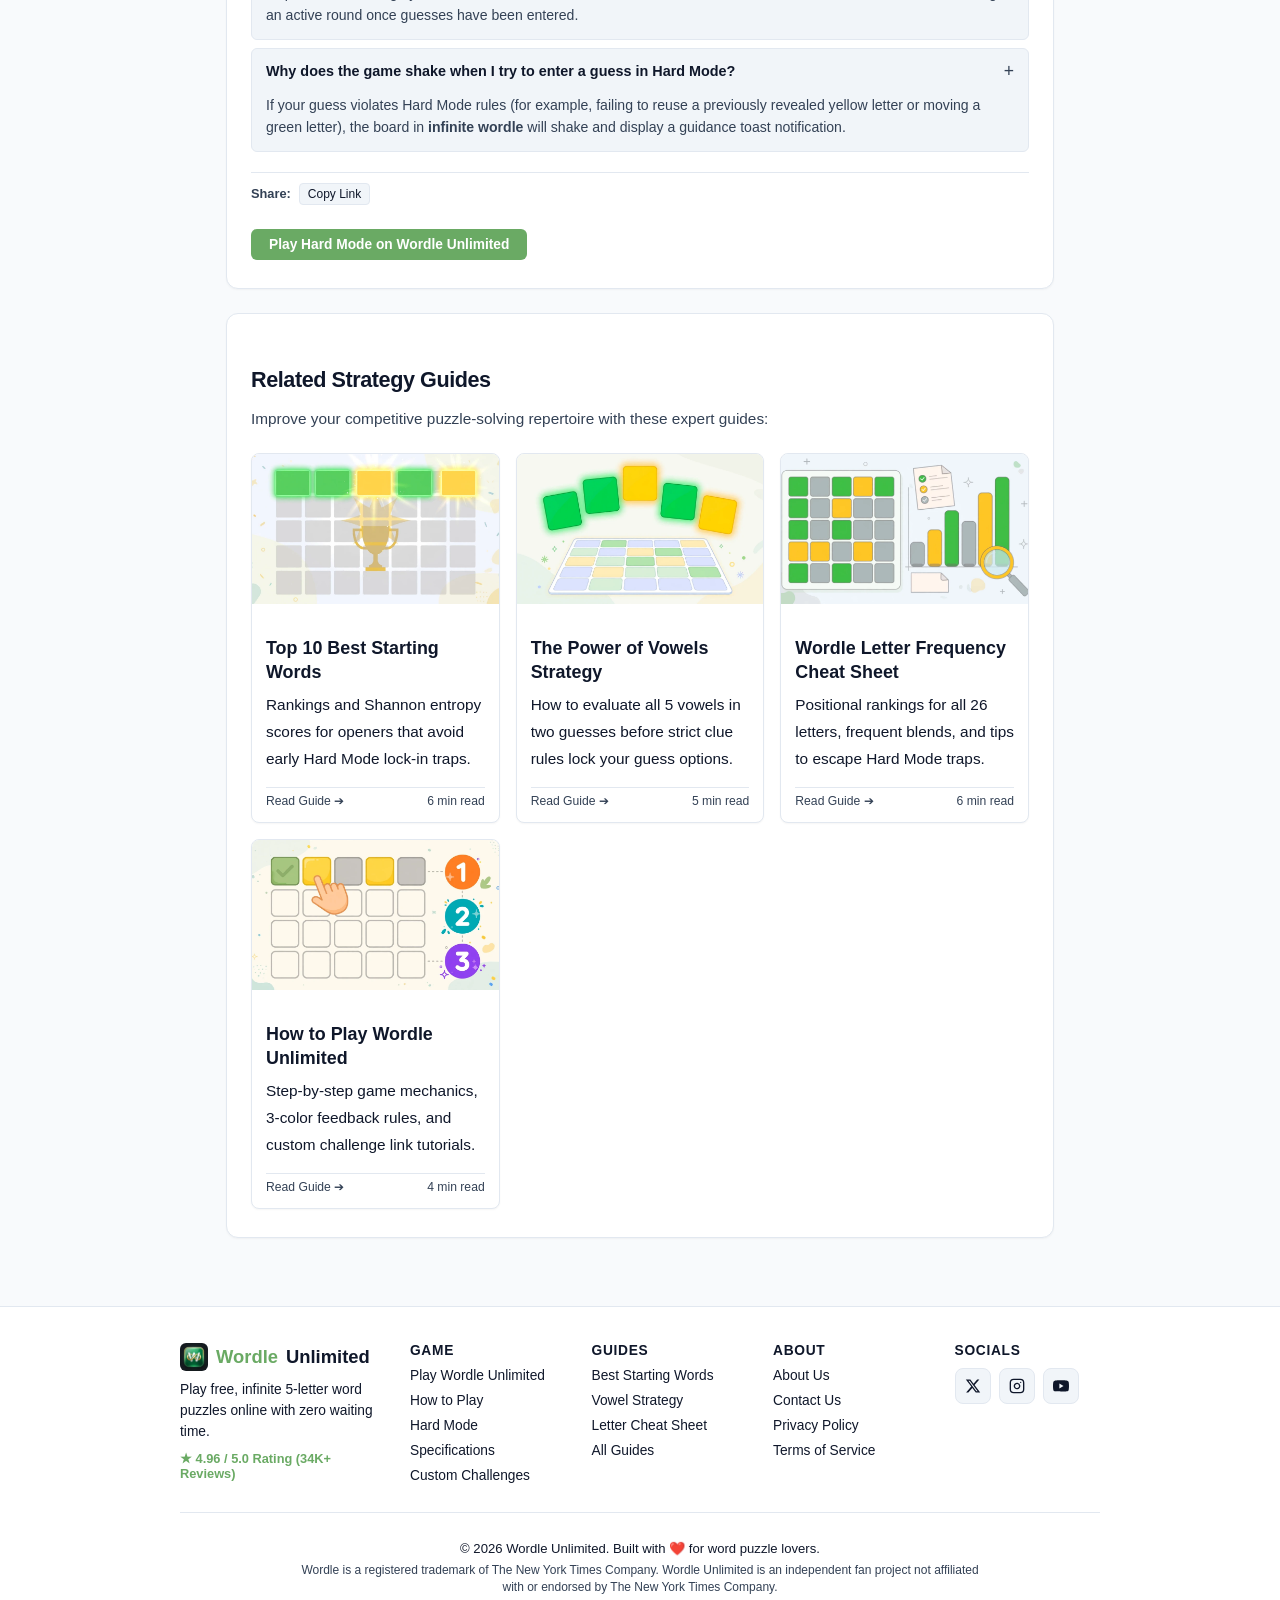
<file: blog/wordle-hard-mode-guide.html>
<!DOCTYPE html>
<html lang="en">
<head>
  <meta charset="UTF-8">
  <meta name="viewport" content="width=device-width, initial-scale=1.0">

  <!-- Google tag (gtag.js) -->
  <script async src="https://www.googletagmanager.com/gtag/js?id=G-4RB1XBCFGJ"></script>
  <script>
    window.dataLayer = window.dataLayer || [];
    function gtag(){dataLayer.push(arguments);}
    gtag('js', new Date());

    gtag('config', 'G-4RB1XBCFGJ');
  </script>

  <!-- Microsoft Clarity -->
  <script type="text/javascript">
    (function(c,l,a,r,i,t,y){
        c[a]=c[a]||function(){(c[a].q=c[a].q||[]).push(arguments)};
        t=l.createElement(r);t.async=1;t.src="https://www.clarity.ms/tag/"+i;
        y=l.getElementsByTagName(r)[0];y.parentNode.insertBefore(t,y);
    })(window, document, "clarity", "script", "yrwwz8r3m9");
  </script>
  <title>Wordle Hard Mode Guide: Rules, Rhyme Traps & Survival Tactics</title>
  <meta name="description" content="Master Wordle Hard Mode with our complete strategy guide. Understand strict rule enforcement, how to escape suffix traps, and protect your streak.">
  <meta name="keywords" content="wordle hard mode, hard mode wordle, what is hard mode wordle, wordle hard mode rules">
  <meta name="robots" content="index, follow, max-image-preview:large, max-snippet:-1, max-video-preview:-1">
  <link rel="canonical" href="https://wordle-unlimited.app/blog/wordle-hard-mode-guide">

  <!-- Google Fonts: Poppins -->
  <link rel="preconnect" href="https://fonts.googleapis.com">
  <link rel="preconnect" href="https://fonts.gstatic.com" crossorigin>
  <link href="https://fonts.googleapis.com/css2?family=Poppins:ital,wght@0,300;0,400;0,500;0,600;0,700;0,800;1,400;1,600&display=swap" rel="stylesheet">

  <!-- OpenGraph Metadata -->
  <meta property="og:site_name" content="Wordle Unlimited">
  <meta property="og:title" content="Mastering Wordle Hard Mode: Rules, Traps & Tips">
  <meta property="og:description" content="Learn how to conquer Hard Mode in Wordle Unlimited. Master green and yellow tile constraints, avoid deadly suffix traps, and keep your streak alive.">
  <meta property="og:type" content="article">
  <meta property="og:url" content="https://wordle-unlimited.app/blog/wordle-hard-mode-guide">
  <meta property="og:image" content="https://wordle-unlimited.app/assets/wordle-game-preview.webp">

  <!-- Twitter Card Metadata -->
  <meta name="twitter:card" content="summary_large_image">
  <meta name="twitter:site" content="@Wordleinfo">
  <meta name="twitter:creator" content="@Wordleinfo">
  <meta name="twitter:title" content="Mastering Wordle Hard Mode">
  <meta name="twitter:description" content="How to play by strict green and yellow clue rules without getting caught in rhyming traps.">
  <meta name="twitter:image" content="https://wordle-unlimited.app/assets/wordle-game-preview.webp">

  <link rel="icon" type="image/png" href="../assets/favicon.png">
  <link rel="stylesheet" href="../styles.css">
  <script src="../js/theme.js" defer></script>

  <!-- Schema.org Article Structured Data -->
  <script type="application/ld+json">
  {
    "@context": "https://schema.org",
    "@graph": [
      {
        "@type": "Article",
        "@id": "https://wordle-unlimited.app/blog/wordle-hard-mode-guide#article",
        "headline": "Mastering Wordle Hard Mode: Rules, Traps & Tips",
        "description": "Rules and survival tips for Wordle Hard Mode.",
        "author": { "@type": "Organization", "name": "Wordle Unlimited" },
        "publisher": { "@type": "Organization", "name": "Wordle Unlimited", "url": "https://wordle-unlimited.app/", "logo": { "@type": "ImageObject", "url": "https://wordle-unlimited.app/assets/wordle-logo.webp" }, "sameAs": ["https://x.com/Wordleinfo", "https://www.instagram.com/wordle_unlimited.app/", "https://www.youtube.com/channel/UChjoTxDOFkFuhfHpkrHSHbA"] },
        "datePublished": "2026-06-18",
        "dateModified": "2026-08-27",
        "mainEntityOfPage": "https://wordle-unlimited.app/blog/wordle-hard-mode-guide"
      },
      {
        "@type": "BreadcrumbList",
        "@id": "https://wordle-unlimited.app/blog/wordle-hard-mode-guide#breadcrumb",
        "itemListElement": [
          {
            "@type": "ListItem",
            "position": 1,
            "name": "Home",
            "item": "https://wordle-unlimited.app/"
          },
          {
            "@type": "ListItem",
            "position": 2,
            "name": "Guides",
            "item": "https://wordle-unlimited.app/blog"
          },
          {
            "@type": "ListItem",
            "position": 3,
            "name": "Hard Mode Guide",
            "item": "https://wordle-unlimited.app/blog/wordle-hard-mode-guide"
          }
        ]
      },
      {
        "@type": "FAQPage",
        "@id": "https://wordle-unlimited.app/blog/wordle-hard-mode-guide#faq",
        "mainEntity": [
          {
            "@type": "Question",
            "name": "How do I turn on Hard Mode in Wordle Unlimited?",
            "acceptedAnswer": {
              "@type": "Answer",
              "text": "Click the Settings gear icon (⚙️) in the top header of wordle unlimited free and toggle the \"Hard Mode\" switch. Hard Mode must be enabled before entering your first guess of a round."
            }
          },
          {
            "@type": "Question",
            "name": "Can I switch off Hard Mode mid-game?",
            "acceptedAnswer": {
              "@type": "Answer",
              "text": "To preserve the integrity of Hard Mode statistics and streaks in wordle infinite, Hard Mode cannot be disabled during an active round once guesses have been entered."
            }
          },
          {
            "@type": "Question",
            "name": "Why does the game shake when I try to enter a guess in Hard Mode?",
            "acceptedAnswer": {
              "@type": "Answer",
              "text": "If your guess violates Hard Mode rules (for example, failing to reuse a previously revealed yellow letter or moving a green letter), the board in infinite wordle will shake and display a guidance toast notification."
            }
          }
        ]
      }
    ]
  }
  </script>
</head>
<body>

  <!-- Reading Progress Bar -->
  <div id="reading-progress-container">
    <div id="reading-progress-bar"></div>
  </div>

  <!-- Header Navigation -->
  <header>
    <div class="header-left">
      <a href="../" class="logo-text">
        <img src="../assets/wordle-logo.webp" alt="Wordle Unlimited Logo" class="header-logo-img" width="32" height="32">
        <span>Wordle</span> Unlimited
      </a>
    </div>
    <div class="header-right">
      <a href="./" class="nav-link">Guides</a>
      <button class="icon-btn-round theme-toggle-btn" onclick="toggleGlobalTheme()" title="Toggle Dark/Light Mode" aria-label="Toggle Theme">
        <svg width="18" height="18" viewBox="0 0 24 24" fill="none" stroke="currentColor" stroke-width="2"><path d="M21 12.79A9 9 0 1 1 11.21 3 7 7 0 0 0 21 12.79z"/></svg>
      </button>
      <a href="../" class="btn-primary" style="text-decoration: none;">Play Wordle</a>
    </div>
  </header>

  <!-- Page Container -->
  <div class="page-container">
    
    <article class="content-card-box">
      <!-- Breadcrumbs -->
      <nav class="breadcrumbs-nav" aria-label="Breadcrumb">
        <a href="../">Home</a>
        <span>/</span>
        <a href="./">Guides</a>
        <span>/</span>
        <span style="color: var(--text-color);">Hard Mode Guide</span>
      </nav>

      <h1>Mastering Wordle Hard Mode: Rules, Traps & Survival Guide</h1>

      <!-- Author Byline -->
      <div class="article-meta-bar">
        <div class="author-chip">
          <div class="author-avatar">W</div>
          <div class="author-info">
            <span class="author-name">Wordle Unlimited Team</span>
            <span class="author-role">Strategy & Analytics</span>
          </div>
        </div>
        <div class="meta-stats">
          <span>Updated: Aug 2026</span>
          <span>5 min read</span>
        </div>
      </div>

      <!-- Table of Contents -->
      <div class="toc-box">
        <div class="toc-title">In this guide</div>
        <div class="toc-list">
          <a href="#hard-mode-rules" class="toc-link">Hard Mode Rules</a>
          <a href="#death-traps" class="toc-link">The Suffix Trap</a>
          <a href="#survival-tactics" class="toc-link">Survival Tactics</a>
          <a href="#enable-hard-mode" class="toc-link">How to Enable</a>
        </div>
      </div>

      <div class="webp-box">
        <img src="../assets/wordle-hard-mode-tactics.webp" alt="Technical blueprint with mechanical gears and circuit tiles for Wordle Hard Mode tactics guide" width="640" height="360" loading="eager" decoding="async">
      </div>

      <p>
        If regular mode in <a href="../">Wordle Unlimited</a> starts feeling too easy, turning on <strong>Hard Mode</strong> brings a whole new challenge. In standard play, you can guess throwaway words to test multiple consonants at once. In Hard Mode, you are required to use every revealed clue in all subsequent guesses.
      </p>

      <div class="takeaways-box">
        <h3>Key Takeaways</h3>
        <ul>
          <li><strong>Strict Rules:</strong> Green letters must stay in place; yellow letters must be reused in the next guess.</li>
          <li><strong>Trap Hazard:</strong> Finding 4 green letters early on words like <em>_IGHT</em> or <em>_OUND</em> can force you into a guessing game.</li>
          <li><strong>Balanced Starters:</strong> Open with words like <em>ROATE</em> or <em>SLATE</em> to check critical consonants early.</li>
        </ul>
      </div>

      <h2 id="hard-mode-rules">The Rules of Hard Mode</h2>
      <ul>
        <li><strong>Green Tiles:</strong> Any letter revealed in green must remain in that exact spot for all remaining guesses.</li>
        <li><strong>Yellow Tiles:</strong> Any letter revealed in yellow must be included somewhere in your next guess.</li>
      </ul>
      <p>
        If a guess does not follow these rules, the board will shake and prompt you to enter a valid guess.
      </p>

      <h2 id="death-traps">The Rhyme Trap (How Streaks Die)</h2>
      <p>
        The most common way players lose streaks in Hard Mode is hitting a 4-green pattern too early on rhyming words. For example, if you guess <em>LIGHT</em> on turn 2 and get <strong>_IGHT</strong>:
      </p>
      <p>
        Because you are locked into guessing _IGHT words, you must test candidates one at a time:
      </p>
      <ul>
        <li><em>NIGHT, MIGHT, FIGHT, RIGHT, SIGHT, TIGHT, BIGHT</em> (7+ candidates)</li>
      </ul>
      <p>
        With only 4 guesses left, you are at the mercy of luck unless you eliminated some of those consonants earlier.
      </p>

      <h2 id="survival-tactics">Survival Tactics</h2>
      <div class="feature-grid">
        <div class="feature-box">
          <h3>Versatile Openers</h3>
          <p>Pick words like <strong>ROATE</strong>, <strong>SLATE</strong>, or <strong>CRANE</strong> from our <a href="best-wordle-starting-words">Best Starting Words Guide</a> to check key consonants right away.</p>
        </div>
        <div class="feature-box">
          <h3>Spread Out Letters</h3>
          <p>Avoid rushing to lock in 4 greens on turn 2 if multiple rhyming possibilities exist.</p>
        </div>
      </div>

      <h2 id="enable-hard-mode">How to Enable Hard Mode</h2>
      <p>
        Click the Settings icon (⚙️) in the top header and turn on the "Hard Mode" toggle. You can practice as many games as you want on <a href="../">Wordle Unlimited</a>.
      </p>

      
      <h2 id="hard-mode-psychology">The Mental Discipline of Wordle Hard Mode Unlimited</h2>
      <p>
        While standard <strong>wordle unlimited</strong> and <strong>wordle infinite</strong> allow players the freedom to enter exploratory words to eliminate letters, <strong>wordle hard mode unlimited</strong> enforces strict algorithmic discipline. In Hard Mode, every revealed clue becomes a binding constraint: green letters must remain fixed in their exact positions, and yellow letters must appear in every subsequent guess.
      </p>
      <p>
        This mechanical restriction fundamentally transforms <strong>wordle gameplay unlimited</strong> from a casual guessing activity into a rigorous test of lexicographical planning. In traditional <strong>unlimited wordle new york times</strong> daily rounds, a single bad guess can end your streak for 24 hours. On <strong>wordle unlimited free</strong>, you can repeatedly test hard mode scenarios across thousands of continuous rounds in <strong>infinite wordle</strong> and <strong>wordle endless</strong>, turning Hard Mode from a source of frustration into a tactical art form.
      </p>

      <h2 id="lethal-suffixes">The 8 Most Lethal Suffix Traps in 5 Letter Wordle Unlimited</h2>
      <p>
        In <strong>5 letter wordle unlimited</strong>, certain four-letter word endings possess far more candidate first letters than the six available guess rows. If you lock into these patterns prematurely on turn 2 or 3 in Hard Mode, your win probability drops drastically:
      </p>
      <table class="styled-table">
        <thead>
          <tr>
            <th>Suffix Pattern</th>
            <th>Candidate Solutions</th>
            <th>Total Words</th>
            <th>Risk Level</th>
          </tr>
        </thead>
        <tbody>
          <tr><td><strong>_IGHT</strong></td><td>LIGHT, NIGHT, MIGHT, FIGHT, RIGHT, SIGHT, TIGHT, BIGHT</td><td>8+ words</td><td>Extreme</td></tr>
          <tr><td><strong>_OUND</strong></td><td>BOUND, FOUND, HOUND, MOUND, POUND, ROUND, SOUND, WOUND</td><td>8+ words</td><td>Extreme</td></tr>
          <tr><td><strong>_ATCH</strong></td><td>CATCH, MATCH, HATCH, PATCH, WATCH, LATCH, BATCH</td><td>7+ words</td><td>High</td></tr>
          <tr><td><strong>_ILL</strong></td><td>BILL, FILL, GILL, HILL, KILL, MILL, PILL, TILL, WILL</td><td>9+ words</td><td>Extreme</td></tr>
          <tr><td><strong>_AZE</strong></td><td>DAZE, GAZE, HAZE, LAZE, MAZE, RAZE, BLAZE, CRAZE, GRAZE</td><td>9+ words</td><td>High</td></tr>
          <tr><td><strong>_OOK</strong></td><td>BOOK, COOK, HOOK, LOOK, NOOK, ROOK, TOOK</td><td>7+ words</td><td>Moderate</td></tr>
        </tbody>
      </table>

      <h2 id="hard-mode-strategy">Pro Hard Mode Strategy: Consonant Dispersal & Information Control</h2>
      <p>
        To consistently maintain a 99%+ win rate in <strong>wordle hard mode unlimited</strong>, you must adopt the "Consonant Dispersal Protocol":
      </p>
      <ul>
        <li><strong>Open with broad consonant coverage:</strong> Never open with 4-vowel words in Hard Mode. Use starters like <em>SLATE</em>, <em>CRANE</em>, or <em>ROATE</em> that test vital consonant anchors (S, T, R, N, L).</li>
        <li><strong>Anticipate suffix clusters:</strong> If your opening guess reveals <strong>_ A T E</strong>, do not rush to guess <em>LATE</em> or <em>DATE</em>. Consider whether the word could be <em>CRATE</em>, <em>GRATE</em>, <em>PLATE</em>, or <em>SKATE</em>, and prioritize testing cluster consonants early.</li>
        <li><strong>Leverage Unblocked Practice:</strong> Use <strong>wordle unlimited unblocked</strong> and <strong>wordle unblocked</strong> to practice hard mode edge cases without fear of losing daily progress.</li>
      </ul>
      <p>
        Whether searching for <strong>wordle unlimited online</strong>, <strong>wordle unlimited games</strong>, or phonetic query variants such as <strong>wordle unlimiited</strong>, <strong>world unlimted</strong>, <strong>wordle unlimiyed</strong>, <strong>worldle infinate</strong>, or <strong>wordles unlimited</strong>, mastering Hard Mode constraints represents the ultimate milestone for word game enthusiasts.
      </p>

      <h2 id="hard-mode-faq">Frequently Asked Questions: Wordle Hard Mode Unlimited (FAQ)</h2>
      <div class="faq-accordion">
        <div class="faq-item">
          <summary>How do I turn on Hard Mode in Wordle Unlimited?</summary>
          <div>Click the Settings gear icon (⚙️) in the top header of <strong>wordle unlimited free</strong> and toggle the "Hard Mode" switch. Hard Mode must be enabled before entering your first guess of a round.</div>
        </div>
        <div class="faq-item">
          <summary>Can I switch off Hard Mode mid-game?</summary>
          <div>To preserve the integrity of Hard Mode statistics and streaks in <strong>wordle infinite</strong>, Hard Mode cannot be disabled during an active round once guesses have been entered.</div>
        </div>
        <div class="faq-item">
          <summary>Why does the game shake when I try to enter a guess in Hard Mode?</summary>
          <div>If your guess violates Hard Mode rules (for example, failing to reuse a previously revealed yellow letter or moving a green letter), the board in <strong>infinite wordle</strong> will shake and display a guidance toast notification.</div>
        </div>
      </div>

      <!-- Share Bar -->
      <div class="article-share-bar">
        <span class="share-label">Share:</span>
        <button class="share-btn-pill" onclick="navigator.clipboard.writeText(window.location.href); showToast('Link copied to clipboard!');">Copy Link</button>
      </div>

      <!-- Action -->
      <div style="margin-top: 24px;">
        <a href="../" class="btn-primary" style="text-decoration: none;">Play Hard Mode on Wordle Unlimited</a>
      </div>
    </article>

    <!-- Related Guides Cross-Links -->
    <section class="content-card-box">
      <h2>Related Strategy Guides</h2>
      <p style="color: var(--text-muted); margin-bottom: 20px;">Improve your competitive puzzle-solving repertoire with these expert guides:</p>
      <div class="blog-grid">
        <a href="best-wordle-starting-words" class="blog-card">
          <img src="../assets/best-wordle-starters.webp" alt="Wordle grid with glowing green and yellow tiles and golden victory trophy for best Wordle starting words guide" class="blog-card-img" width="640" height="360" loading="lazy" decoding="async">
          <div class="blog-card-body">
            <h3 class="blog-card-title">Top 10 Best Starting Words</h3>
            <p class="blog-card-excerpt">Rankings and Shannon entropy scores for openers that avoid early Hard Mode lock-in traps.</p>
            <div class="blog-card-meta"><span>Read Guide ➔</span><span>6 min read</span></div>
          </div>
        </a>
        <a href="wordle-vowels" class="blog-card">
          <img src="../assets/wordle-vowels-mastery.webp" alt="Five colorful Wordle tiles floating in an arch over a puzzle board for Wordle vowels strategy guide" class="blog-card-img" width="640" height="360" loading="lazy" decoding="async">
          <div class="blog-card-body">
            <h3 class="blog-card-title">The Power of Vowels Strategy</h3>
            <p class="blog-card-excerpt">How to evaluate all 5 vowels in two guesses before strict clue rules lock your guess options.</p>
            <div class="blog-card-meta"><span>Read Guide ➔</span><span>5 min read</span></div>
          </div>
        </a>
        <a href="wordle-cheat-sheet" class="blog-card">
          <img src="../assets/wordle-letter-frequency-matrix.webp" alt="Wordle puzzle grid beside a frequency bar chart and magnifying glass for Wordle cheat sheet guide" class="blog-card-img" width="640" height="360" loading="lazy" decoding="async">
          <div class="blog-card-body">
            <h3 class="blog-card-title">Wordle Letter Frequency Cheat Sheet</h3>
            <p class="blog-card-excerpt">Positional rankings for all 26 letters, frequent blends, and tips to escape Hard Mode traps.</p>
            <div class="blog-card-meta"><span>Read Guide ➔</span><span>6 min read</span></div>
          </div>
        </a>
        <a href="how-to-play-wordle-unlimited" class="blog-card">
          <img src="../assets/how-to-play-wordle-guide.webp" alt="Hand tapping a Wordle tile with step 1 2 3 tutorial guide for how to play Wordle Unlimited" class="blog-card-img" width="640" height="360" loading="lazy" decoding="async">
          <div class="blog-card-body">
            <h3 class="blog-card-title">How to Play Wordle Unlimited</h3>
            <p class="blog-card-excerpt">Step-by-step game mechanics, 3-color feedback rules, and custom challenge link tutorials.</p>
            <div class="blog-card-meta"><span>Read Guide ➔</span><span>4 min read</span></div>
          </div>
        </a>
      </div>
    </section>

  </div>

  <!-- Floating Action -->
  <div class="floating-action-pill">
    <a href="../">Play Wordle</a>
    <div class="floating-scroll-top" onclick="window.scrollTo({top: 0, behavior: 'smooth'})" title="Scroll to Top">▲</div>
  </div>

  <div id="toast-container"></div>

  <!-- Footer -->
  <footer>
    <div class="footer-container">
      <div class="footer-main-grid">
        <div class="footer-brand-col">
          <a href="../" class="footer-brand-logo">
            <img src="../assets/wordle-logo.webp" alt="Wordle Unlimited 3D Green Tile Logo WebP" class="footer-logo-img" width="32" height="32">
            <span>Wordle</span> Unlimited
          </a>
          <p class="footer-brand-desc">
            Play free, infinite 5-letter word puzzles online with zero waiting time.
          </p>
          <div class="footer-rating-pill">
            ★ 4.96 / 5.0 Rating (34K+ Reviews)
          </div>
        </div>

        <div class="footer-col">
          <div class="footer-col-heading">Game</div>
          <ul class="footer-col-nav">
            <li><a href="../">Play Wordle Unlimited</a></li>
            <li><a href="how-to-play-wordle-unlimited">How to Play</a></li>
            <li><a href="wordle-hard-mode-guide">Hard Mode</a></li>
            <li><a href="wordle-unlimited-specifications">Specifications</a></li>
            <li><a href="../">Custom Challenges</a></li>
          </ul>
        </div>

        <div class="footer-col">
          <div class="footer-col-heading">Guides</div>
          <ul class="footer-col-nav">
            <li><a href="best-wordle-starting-words">Best Starting Words</a></li>
            <li><a href="wordle-vowels">Vowel Strategy</a></li>
            <li><a href="wordle-cheat-sheet">Letter Cheat Sheet</a></li>
            <li><a href="./">All Guides</a></li>
          </ul>
        </div>

        <div class="footer-col">
          <div class="footer-col-heading">About</div>
          <ul class="footer-col-nav">
            <li><a href="../about-us">About Us</a></li>
            <li><a href="../contact-us">Contact Us</a></li>
            <li><a href="../privacy-policy">Privacy Policy</a></li>
            <li><a href="../terms-of-service">Terms of Service</a></li>
          </ul>
        </div>

        <div class="footer-col">
          <div class="footer-col-heading">Socials</div>
          <div class="footer-social-icons-row">
            <a href="https://x.com/Wordleinfo" target="_blank" rel="noopener noreferrer" class="footer-icon-square x-twitter" title="Follow Wordle Unlimited on X (Twitter)" aria-label="X Twitter">
              <svg viewBox="0 0 24 24" fill="currentColor"><path d="M18.244 2.25h3.308l-7.227 8.26 8.502 11.24H16.17l-5.214-6.817L4.99 21.75H1.68l7.73-8.835L1.254 2.25H8.08l4.713 6.231zm-1.161 17.52h1.833L7.084 4.126H5.117z"/></svg>
            </a>
            <a href="https://www.instagram.com/wordle_unlimited.app/" target="_blank" rel="noopener noreferrer" class="footer-icon-square instagram" title="Follow Wordle Unlimited on Instagram" aria-label="Instagram">
              <svg viewBox="0 0 24 24" fill="none" stroke="currentColor" stroke-width="2" stroke-linecap="round" stroke-linejoin="round"><rect x="2" y="2" width="20" height="20" rx="5" ry="5"></rect><path d="M16 11.37A4 4 0 1 1 12.63 8 4 4 0 0 1 16 11.37z"></path><line x1="17.5" y1="6.5" x2="17.51" y2="6.5"/></svg>
            </a>
            <a href="https://www.youtube.com/channel/UChjoTxDOFkFuhfHpkrHSHbA" target="_blank" rel="noopener noreferrer" class="footer-icon-square youtube" title="Subscribe to Wordle Unlimited on YouTube" aria-label="YouTube">
              <svg viewBox="0 0 24 24" fill="currentColor"><path d="M23.498 6.186a3.016 3.016 0 0 0-2.122-2.136C19.505 3.545 12 3.545 12 3.545s-7.505 0-9.377.505A3.017 3.017 0 0 0 .502 6.186C0 8.07 0 12 0 12s0 3.93.502 5.814a3.016 3.016 0 0 0 2.122 2.136c1.871.505 9.376.505 9.376.505s7.505 0 9.377-.505a3.015 3.015 0 0 0 2.122-2.136C24 15.93 24 12 24 12s0-3.93-.502-5.814zM9.545 15.568V8.432L15.818 12l-6.273 3.568z"/></svg>
            </a>
          </div>
        </div>
      </div>

      <div class="footer-divider"></div>

      <div class="footer-bottom-bar">
        <p class="footer-copyright">
          © 2026 Wordle Unlimited. Built with ❤️ for word puzzle lovers.
        </p>
        <p class="footer-disclaimer">
          Wordle is a registered trademark of The New York Times Company. Wordle Unlimited is an independent fan project not affiliated with or endorsed by The New York Times Company.
        </p>
      </div>
    </div>
  </footer>

  <script>
    window.addEventListener('scroll', () => {
      const winScroll = document.documentElement.scrollTop;
      const height = document.documentElement.scrollHeight - document.documentElement.clientHeight;
      const scrolled = (winScroll / height) * 100;
      document.getElementById('reading-progress-bar').style.width = scrolled + '%';
    });

    function showToast(msg, duration = 2000) {
      const container = document.getElementById('toast-container');
      const toast = document.createElement('div');
      toast.className = 'toast';
      toast.textContent = msg;
      container.appendChild(toast);
      setTimeout(() => {
        toast.style.opacity = '0';
        setTimeout(() => toast.remove(), 300);
      }, duration);
    }
  </script>

</body>
</html>
</file>
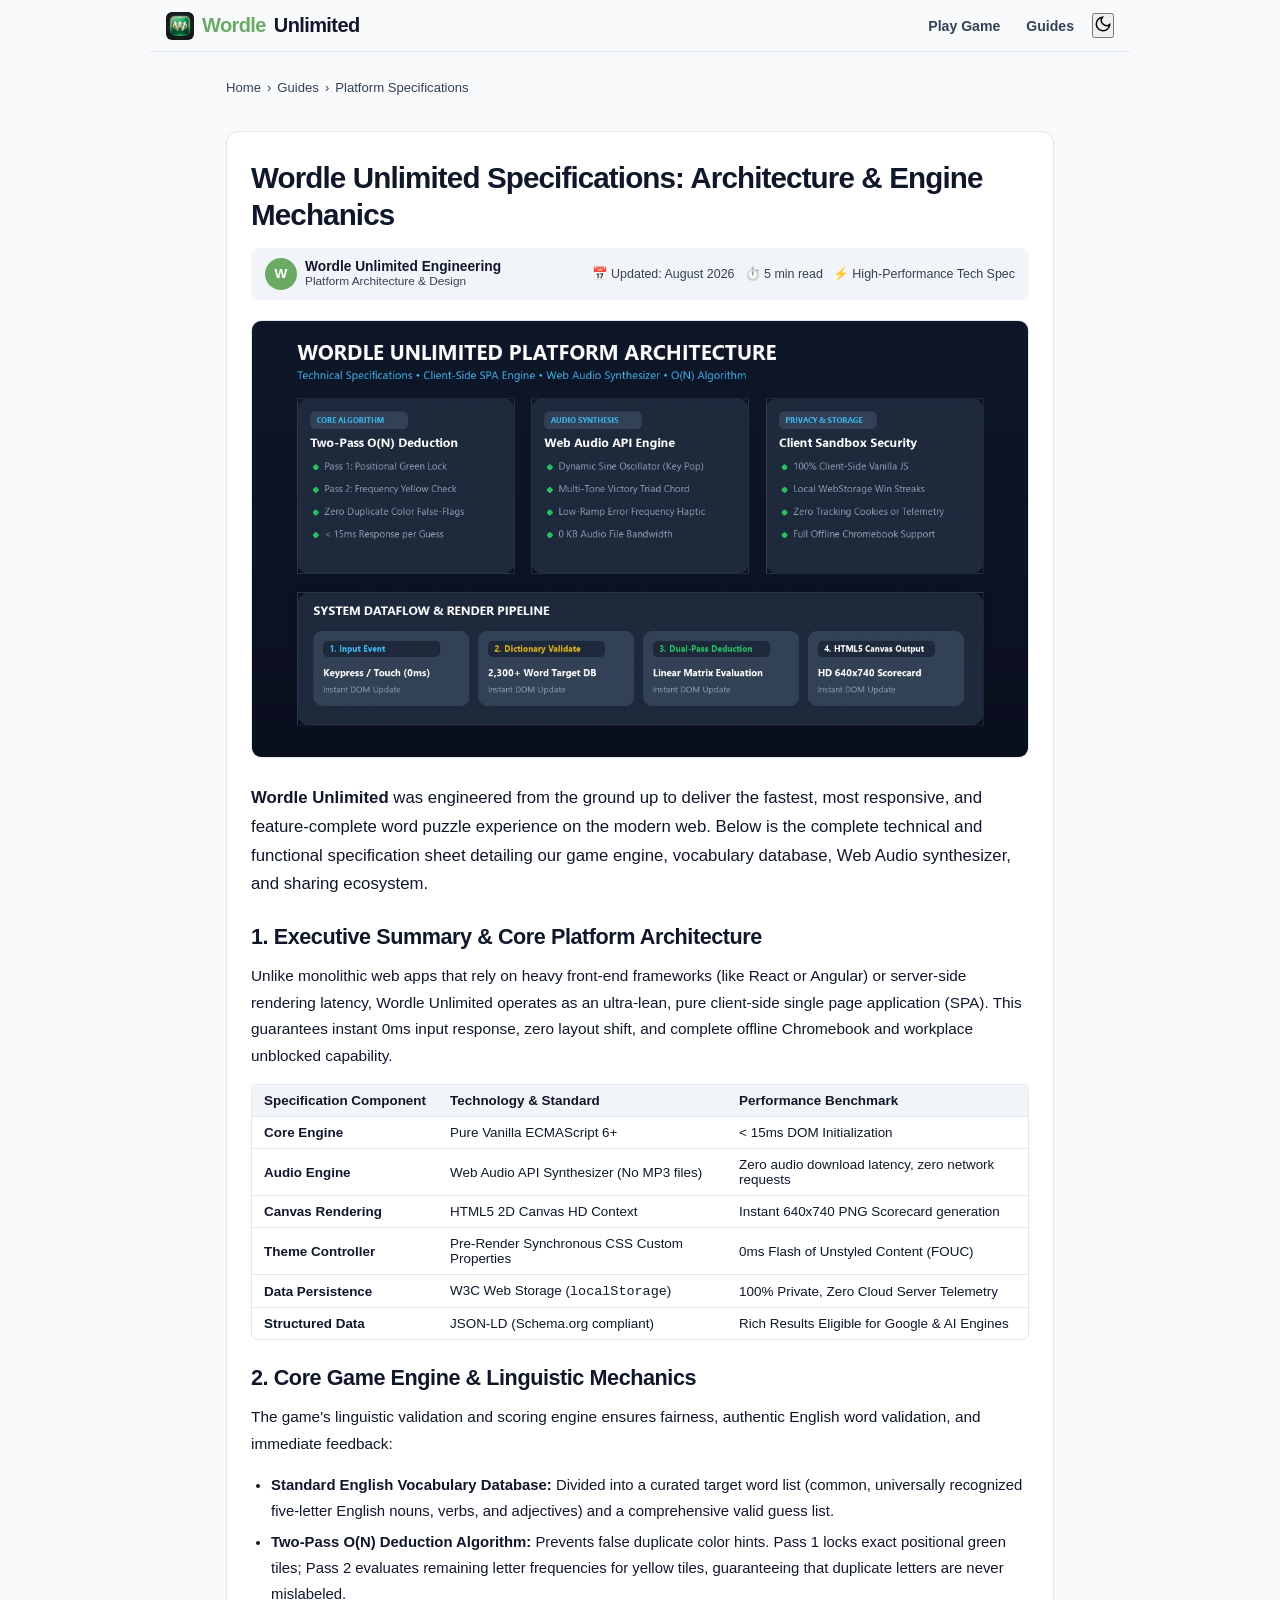
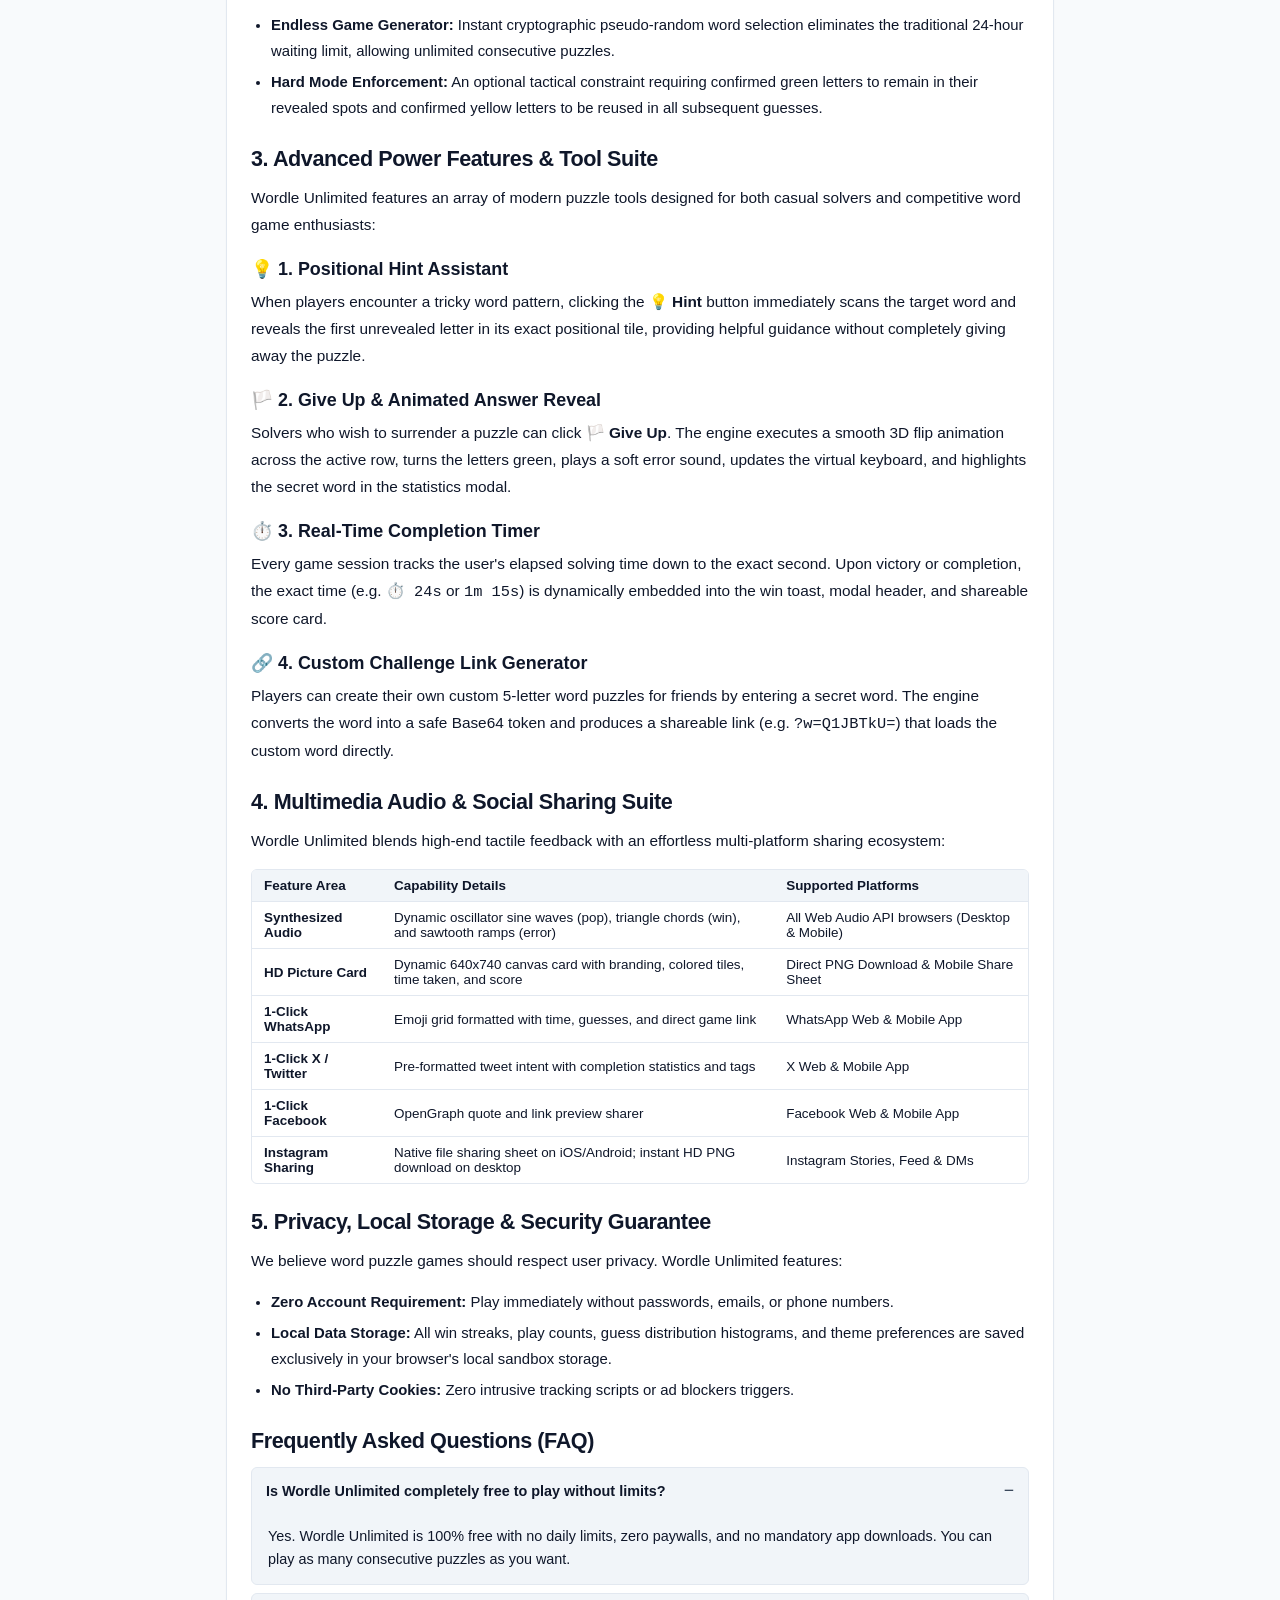
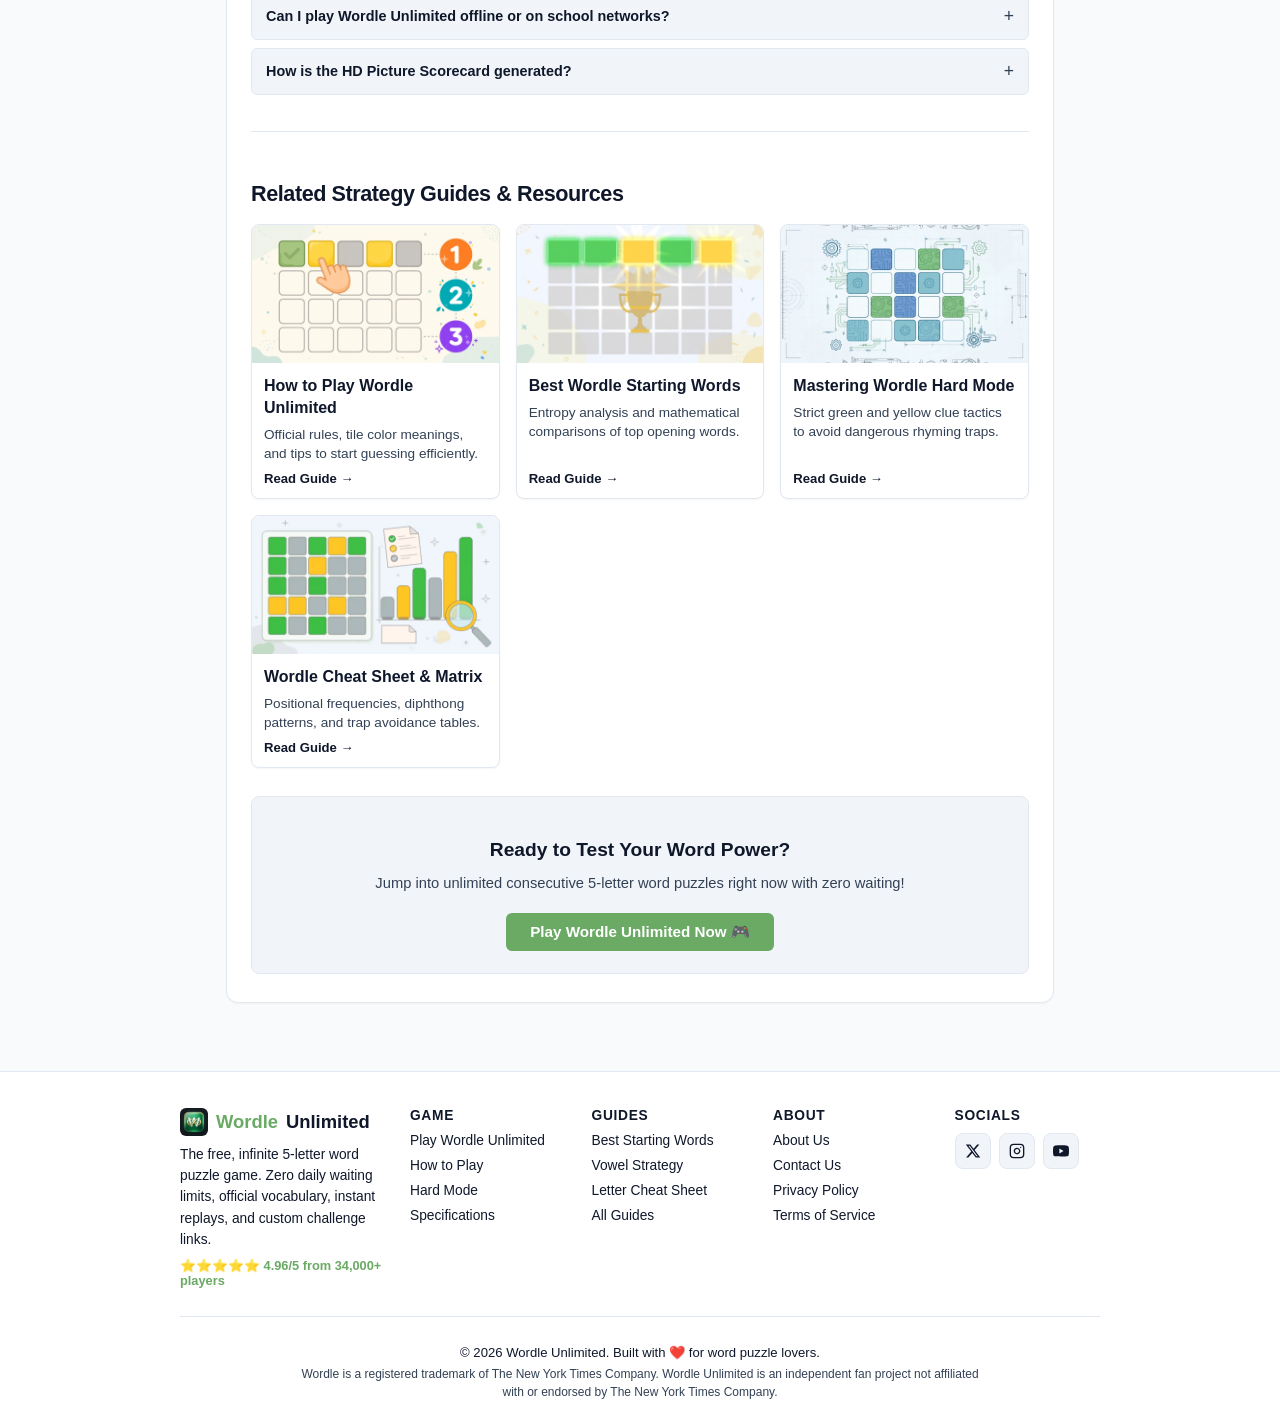
<file: blog/wordle-unlimited-specifications.html>
<!DOCTYPE html>
<html lang="en">
<head>
  <meta charset="UTF-8">
  <meta name="viewport" content="width=device-width, initial-scale=1.0">

  <!-- Google tag (gtag.js) -->
  <script async src="https://www.googletagmanager.com/gtag/js?id=G-4RB1XBCFGJ"></script>
  <script>
    window.dataLayer = window.dataLayer || [];
    function gtag(){dataLayer.push(arguments);}
    gtag('js', new Date());

    gtag('config', 'G-4RB1XBCFGJ');
  </script>

  <!-- Microsoft Clarity -->
  <script type="text/javascript">
    (function(c,l,a,r,i,t,y){
        c[a]=c[a]||function(){(c[a].q=c[a].q||[]).push(arguments)};
        t=l.createElement(r);t.async=1;t.src="https://www.clarity.ms/tag/"+i;
        y=l.getElementsByTagName(r)[0];y.parentNode.insertBefore(t,y);
    })(window, document, "clarity", "script", "yrwwz8r3m9");
  </script>
  <title>Wordle Unlimited Specifications: Architecture, Engine & Mechanics</title>
  <meta name="description" content="Technical specifications and platform architecture of Wordle Unlimited. Learn about our two-pass deduction algorithm, Web Audio API, and security.">
  <meta name="keywords" content="wordle unlimited specifications, wordle architecture, wordle features, wordle technical specs, wordle game engine, wordle web audio">
  <meta name="robots" content="index, follow, max-image-preview:large, max-snippet:-1, max-video-preview:-1">
  <link rel="canonical" href="https://wordle-unlimited.app/blog/wordle-unlimited-specifications">

  <!-- Google Fonts: Poppins -->
  <link rel="preconnect" href="https://fonts.googleapis.com">
  <link rel="preconnect" href="https://fonts.gstatic.com" crossorigin>
  <link href="https://fonts.googleapis.com/css2?family=Poppins:ital,wght@0,300;0,400;0,500;0,600;0,700;0,800;1,400;1,600&display=swap" rel="stylesheet">

  <!-- OpenGraph Metadata -->
  <meta property="og:site_name" content="Wordle Unlimited">
  <meta property="og:title" content="Wordle Unlimited Specifications: Features & Architecture">
  <meta property="og:description" content="Explore complete technical specifications, gameplay architecture, Web Audio synthesis, and feature breakdown of Wordle Unlimited.">
  <meta property="og:type" content="article">
  <meta property="og:url" content="https://wordle-unlimited.app/blog/wordle-unlimited-specifications">
  <meta property="og:image" content="https://wordle-unlimited.app/assets/wordle-game-preview.webp">

  <!-- Twitter Card Metadata -->
  <meta name="twitter:card" content="summary_large_image">
  <meta name="twitter:site" content="@Wordleinfo">
  <meta name="twitter:creator" content="@Wordleinfo">
  <meta name="twitter:title" content="Wordle Unlimited Specifications">
  <meta name="twitter:description" content="Complete technical specifications, Web Audio synthesizer, Canvas scorecards, and game mechanics.">
  <meta name="twitter:image" content="https://wordle-unlimited.app/assets/wordle-game-preview.webp">

  <link rel="icon" type="image/png" href="../assets/favicon.png">
  <link rel="stylesheet" href="../styles.css">
  <script src="../js/theme.js" defer></script>

  <!-- Schema.org TechArticle & Breadcrumbs Structured Data -->
  <script type="application/ld+json">
  {
    "@context": "https://schema.org",
    "@graph": [
      {
        "@type": "TechArticle",
        "@id": "https://wordle-unlimited.app/blog/wordle-unlimited-specifications#article",
        "headline": "Wordle Unlimited Specifications: Architecture, Features & Game Mechanics",
        "description": "Comprehensive technical specifications, audio synthesis architecture, dictionary mechanics, and power features of Wordle Unlimited.",
        "author": {
          "@type": "Organization",
          "name": "Wordle Unlimited Technical Team"
        },
        "publisher": {
          "@type": "Organization",
          "name": "Wordle Unlimited",
          "url": "https://wordle-unlimited.app/",
          "logo": {
            "@type": "ImageObject",
            "url": "https://wordle-unlimited.app/assets/wordle-logo.webp",
            "width": 128,
            "height": 128
          },
          "sameAs": [
            "https://x.com/Wordleinfo",
            "https://www.instagram.com/wordle_unlimited.app/",
            "https://www.youtube.com/channel/UChjoTxDOFkFuhfHpkrHSHbA"
          ]
        },
        "datePublished": "2026-08-27",
        "dateModified": "2026-08-27",
        "mainEntityOfPage": "https://wordle-unlimited.app/blog/wordle-unlimited-specifications"
      },
      {
        "@type": "BreadcrumbList",
        "@id": "https://wordle-unlimited.app/blog/wordle-unlimited-specifications#breadcrumbs",
        "itemListElement": [
          {
            "@type": "ListItem",
            "position": 1,
            "name": "Home",
            "item": "https://wordle-unlimited.app/"
          },
          {
            "@type": "ListItem",
            "position": 2,
            "name": "Blog & Guides",
            "item": "https://wordle-unlimited.app/blog/"
          },
          {
            "@type": "ListItem",
            "position": 3,
            "name": "Platform Specifications",
            "item": "https://wordle-unlimited.app/blog/wordle-unlimited-specifications"
          }
        ]
      },
      {
        "@type": "FAQPage",
        "@id": "https://wordle-unlimited.app/blog/wordle-unlimited-specifications#faq",
        "mainEntity": [
          {
            "@type": "Question",
            "name": "Is Wordle Unlimited completely free to play without limits?",
            "acceptedAnswer": {
              "@type": "Answer",
              "text": "Yes. Wordle Unlimited is 100% free with no daily limits, zero paywalls, and no mandatory app downloads. You can play as many consecutive puzzles as you want."
            }
          },
          {
            "@type": "Question",
            "name": "Can I play Wordle Unlimited offline or on school networks?",
            "acceptedAnswer": {
              "@type": "Answer",
              "text": "Yes. Because the entire game engine and vocabulary library execute client-side in pure JavaScript, it works smoothly on school Chromebooks, workplace firewalls, and low-bandwidth connections."
            }
          },
          {
            "@type": "Question",
            "name": "How is the HD Picture Scorecard generated?",
            "acceptedAnswer": {
              "@type": "Answer",
              "text": "The scorecard is drawn client-side using an HTML5 2D Canvas element. It dynamically maps your actual green, yellow, and gray guess colors onto a modern dark gradient card that can be downloaded as a PNG or shared to Instagram and WhatsApp."
            }
          }
        ]
      }
    ]
  }
  </script>
</head>
<body>

  <!-- Top Reading Progress Indicator -->
  <div id="reading-progress-container">
    <div id="reading-progress-bar"></div>
  </div>

  <!-- Header Navigation -->
  <header>
    <div class="header-left">
      <a href="../" class="logo-text">
        <img src="../assets/wordle-logo.webp" alt="Wordle Unlimited Logo" class="header-logo-img" width="30" height="30">
        <span>Wordle</span> Unlimited
      </a>
    </div>
    <div class="header-right">
      <a href="../" class="nav-link">Play Game</a>
      <a href="./" class="nav-link">Guides</a>
      <button class="theme-toggle-btn icon-btn" title="Toggle Light/Dark Theme" aria-label="Toggle Theme">
        <svg width="20" height="20" viewBox="0 0 24 24" fill="none" stroke="currentColor" stroke-width="2"><path d="M21 12.79A9 9 0 1 1 11.21 3 7 7 0 0 0 21 12.79z"/></svg>
      </button>
    </div>
  </header>

  <!-- Main Article Content Container -->
  <main class="page-container">
    
    <!-- Breadcrumbs Navigation -->
    <nav class="breadcrumbs-nav" aria-label="Breadcrumb">
      <a href="../">Home</a>
      <span>›</span>
      <a href="./">Guides</a>
      <span>›</span>
      <span>Platform Specifications</span>
    </nav>

    <article class="content-card-box">
      <h1>Wordle Unlimited Specifications: Architecture & Engine Mechanics</h1>
      
      <!-- Author Byline Bar -->
      <div class="article-meta-bar">
        <div class="author-chip">
          <div class="author-avatar">W</div>
          <div class="author-info">
            <span class="author-name">Wordle Unlimited Engineering</span>
            <span class="author-role">Platform Architecture & Design</span>
          </div>
        </div>
        <div class="meta-stats">
          <span>📅 Updated: August 2026</span>
          <span>⏱️ 5 min read</span>
          <span>⚡ High-Performance Tech Spec</span>
        </div>
      </div>

      <!-- Architecture Graphic -->
      <div style="margin: 20px 0 26px 0; text-align: center;">
        <img src="../assets/wordle-specifications-architecture.webp" alt="Wordle Unlimited platform technical architecture and specifications diagram" width="1200" height="675" style="width: 100%; max-width: 820px; height: auto; border-radius: 10px; border: 1px solid var(--card-border); display: block; margin: 0 auto;" loading="lazy" decoding="async">
      </div>

      <p class="lead-text" style="font-size: 1.05rem; line-height: 1.7; margin-bottom: 18px; color: var(--text-color);">
        <strong>Wordle Unlimited</strong> was engineered from the ground up to deliver the fastest, most responsive, and feature-complete word puzzle experience on the modern web. Below is the complete technical and functional specification sheet detailing our game engine, vocabulary database, Web Audio synthesizer, and sharing ecosystem.
      </p>

      <h2>1. Executive Summary & Core Platform Architecture</h2>
      <p>
        Unlike monolithic web apps that rely on heavy front-end frameworks (like React or Angular) or server-side rendering latency, Wordle Unlimited operates as an ultra-lean, pure client-side single page application (SPA). This guarantees instant 0ms input response, zero layout shift, and complete offline Chromebook and workplace unblocked capability.
      </p>

      <!-- Technical Specifications Table -->
      <table class="styled-table">
        <thead>
          <tr>
            <th>Specification Component</th>
            <th>Technology & Standard</th>
            <th>Performance Benchmark</th>
          </tr>
        </thead>
        <tbody>
          <tr>
            <td><strong>Core Engine</strong></td>
            <td>Pure Vanilla ECMAScript 6+</td>
            <td>&lt; 15ms DOM Initialization</td>
          </tr>
          <tr>
            <td><strong>Audio Engine</strong></td>
            <td>Web Audio API Synthesizer (No MP3 files)</td>
            <td>Zero audio download latency, zero network requests</td>
          </tr>
          <tr>
            <td><strong>Canvas Rendering</strong></td>
            <td>HTML5 2D Canvas HD Context</td>
            <td>Instant 640x740 PNG Scorecard generation</td>
          </tr>
          <tr>
            <td><strong>Theme Controller</strong></td>
            <td>Pre-Render Synchronous CSS Custom Properties</td>
            <td>0ms Flash of Unstyled Content (FOUC)</td>
          </tr>
          <tr>
            <td><strong>Data Persistence</strong></td>
            <td>W3C Web Storage (<code>localStorage</code>)</td>
            <td>100% Private, Zero Cloud Server Telemetry</td>
          </tr>
          <tr>
            <td><strong>Structured Data</strong></td>
            <td>JSON-LD (Schema.org compliant)</td>
            <td>Rich Results Eligible for Google & AI Engines</td>
          </tr>
        </tbody>
      </table>

      <h2>2. Core Game Engine & Linguistic Mechanics</h2>
      <p>
        The game's linguistic validation and scoring engine ensures fairness, authentic English word validation, and immediate feedback:
      </p>
      <ul>
        <li><strong>Standard English Vocabulary Database:</strong> Divided into a curated target word list (common, universally recognized five-letter English nouns, verbs, and adjectives) and a comprehensive valid guess list.</li>
        <li><strong>Two-Pass O(N) Deduction Algorithm:</strong> Prevents false duplicate color hints. Pass 1 locks exact positional green tiles; Pass 2 evaluates remaining letter frequencies for yellow tiles, guaranteeing that duplicate letters are never mislabeled.</li>
        <li><strong>Endless Game Generator:</strong> Instant cryptographic pseudo-random word selection eliminates the traditional 24-hour waiting limit, allowing unlimited consecutive puzzles.</li>
        <li><strong>Hard Mode Enforcement:</strong> An optional tactical constraint requiring confirmed green letters to remain in their revealed spots and confirmed yellow letters to be reused in all subsequent guesses.</li>
      </ul>

      <h2>3. Advanced Power Features & Tool Suite</h2>
      <p>
        Wordle Unlimited features an array of modern puzzle tools designed for both casual solvers and competitive word game enthusiasts:
      </p>

      <h3>💡 1. Positional Hint Assistant</h3>
      <p>
        When players encounter a tricky word pattern, clicking the <strong>💡 Hint</strong> button immediately scans the target word and reveals the first unrevealed letter in its exact positional tile, providing helpful guidance without completely giving away the puzzle.
      </p>

      <h3>🏳️ 2. Give Up & Animated Answer Reveal</h3>
      <p>
        Solvers who wish to surrender a puzzle can click <strong>🏳️ Give Up</strong>. The engine executes a smooth 3D flip animation across the active row, turns the letters green, plays a soft error sound, updates the virtual keyboard, and highlights the secret word in the statistics modal.
      </p>

      <h3>⏱️ 3. Real-Time Completion Timer</h3>
      <p>
        Every game session tracks the user's elapsed solving time down to the exact second. Upon victory or completion, the exact time (e.g. <code>⏱️ 24s</code> or <code>1m 15s</code>) is dynamically embedded into the win toast, modal header, and shareable score card.
      </p>

      <h3>🔗 4. Custom Challenge Link Generator</h3>
      <p>
        Players can create their own custom 5-letter word puzzles for friends by entering a secret word. The engine converts the word into a safe Base64 token and produces a shareable link (e.g. <code>?w=Q1JBTkU=</code>) that loads the custom word directly.
      </p>

      <h2>4. Multimedia Audio & Social Sharing Suite</h2>
      <p>
        Wordle Unlimited blends high-end tactile feedback with an effortless multi-platform sharing ecosystem:
      </p>

      <!-- Comparison Feature Table -->
      <table class="styled-table">
        <thead>
          <tr>
            <th>Feature Area</th>
            <th>Capability Details</th>
            <th>Supported Platforms</th>
          </tr>
        </thead>
        <tbody>
          <tr>
            <td><strong>Synthesized Audio</strong></td>
            <td>Dynamic oscillator sine waves (pop), triangle chords (win), and sawtooth ramps (error)</td>
            <td>All Web Audio API browsers (Desktop & Mobile)</td>
          </tr>
          <tr>
            <td><strong>HD Picture Card</strong></td>
            <td>Dynamic 640x740 canvas card with branding, colored tiles, time taken, and score</td>
            <td>Direct PNG Download & Mobile Share Sheet</td>
          </tr>
          <tr>
            <td><strong>1-Click WhatsApp</strong></td>
            <td>Emoji grid formatted with time, guesses, and direct game link</td>
            <td>WhatsApp Web & Mobile App</td>
          </tr>
          <tr>
            <td><strong>1-Click X / Twitter</strong></td>
            <td>Pre-formatted tweet intent with completion statistics and tags</td>
            <td>X Web & Mobile App</td>
          </tr>
          <tr>
            <td><strong>1-Click Facebook</strong></td>
            <td>OpenGraph quote and link preview sharer</td>
            <td>Facebook Web & Mobile App</td>
          </tr>
          <tr>
            <td><strong>Instagram Sharing</strong></td>
            <td>Native file sharing sheet on iOS/Android; instant HD PNG download on desktop</td>
            <td>Instagram Stories, Feed & DMs</td>
          </tr>
        </tbody>
      </table>

      <h2>5. Privacy, Local Storage & Security Guarantee</h2>
      <p>
        We believe word puzzle games should respect user privacy. Wordle Unlimited features:
      </p>
      <ul>
        <li><strong>Zero Account Requirement:</strong> Play immediately without passwords, emails, or phone numbers.</li>
        <li><strong>Local Data Storage:</strong> All win streaks, play counts, guess distribution histograms, and theme preferences are saved exclusively in your browser's local sandbox storage.</li>
        <li><strong>No Third-Party Cookies:</strong> Zero intrusive tracking scripts or ad blockers triggers.</li>
      </ul>

      <h2>Frequently Asked Questions (FAQ)</h2>
      <div class="faq-accordion">
        <details class="faq-item" open>
          <summary>Is Wordle Unlimited completely free to play without limits?</summary>
          <div style="padding: 12px 16px; font-size: 0.9rem; line-height: 1.6; color: var(--text-color);">
            Yes. Wordle Unlimited is 100% free with no daily limits, zero paywalls, and no mandatory app downloads. You can play as many consecutive puzzles as you want.
          </div>
        </details>

        <details class="faq-item">
          <summary>Can I play Wordle Unlimited offline or on school networks?</summary>
          <div style="padding: 12px 16px; font-size: 0.9rem; line-height: 1.6; color: var(--text-color);">
            Yes. Because the entire game engine and vocabulary library execute client-side in pure JavaScript, it works smoothly on school Chromebooks, workplace firewalls, and low-bandwidth connections.
          </div>
        </details>

        <details class="faq-item">
          <summary>How is the HD Picture Scorecard generated?</summary>
          <div style="padding: 12px 16px; font-size: 0.9rem; line-height: 1.6; color: var(--text-color);">
            The scorecard is drawn client-side using an HTML5 2D Canvas element. It dynamically maps your actual green, yellow, and gray guess colors onto a modern dark gradient card that can be downloaded as a PNG or shared to Instagram and WhatsApp.
          </div>
        </details>
      </div>

      <!-- Related Strategy Guides Section -->
      <section style="margin-top: 36px; padding-top: 24px; border-top: 1px solid var(--card-border);">
        <h2 style="font-size: 1.35rem; margin-bottom: 16px;">Related Strategy Guides & Resources</h2>
        <div style="display: grid; grid-template-columns: repeat(auto-fit, minmax(240px, 1fr)); gap: 16px;">
          <a href="how-to-play-wordle-unlimited" class="blog-card" style="text-decoration: none; color: inherit; border: 1px solid var(--card-border); border-radius: 8px; overflow: hidden; display: flex; flex-direction: column;">
            <img src="../assets/how-to-play-wordle-guide.webp" alt="Hand tapping a Wordle tile with step 1 2 3 tutorial guide for how to play Wordle Unlimited" style="width: 100%; aspect-ratio: 16/9; object-fit: cover;" width="640" height="360" loading="lazy" decoding="async">
            <div style="padding: 12px; flex: 1; display: flex; flex-direction: column;">
              <h3 style="font-size: 1rem; margin: 0 0 6px 0; color: var(--text-color);">How to Play Wordle Unlimited</h3>
              <p style="font-size: 0.85rem; color: var(--text-muted); margin: 0 0 8px 0; line-height: 1.4;">Official rules, tile color meanings, and tips to start guessing efficiently.</p>
              <span style="font-size: 0.82rem; color: var(--primary-color); font-weight: 600; margin-top: auto;">Read Guide →</span>
            </div>
          </a>
          <a href="best-wordle-starting-words" class="blog-card" style="text-decoration: none; color: inherit; border: 1px solid var(--card-border); border-radius: 8px; overflow: hidden; display: flex; flex-direction: column;">
            <img src="../assets/best-wordle-starters.webp" alt="Wordle grid with glowing green and yellow tiles and golden victory trophy for best Wordle starting words guide" style="width: 100%; aspect-ratio: 16/9; object-fit: cover;" width="640" height="360" loading="lazy" decoding="async">
            <div style="padding: 12px; flex: 1; display: flex; flex-direction: column;">
              <h3 style="font-size: 1rem; margin: 0 0 6px 0; color: var(--text-color);">Best Wordle Starting Words</h3>
              <p style="font-size: 0.85rem; color: var(--text-muted); margin: 0 0 8px 0; line-height: 1.4;">Entropy analysis and mathematical comparisons of top opening words.</p>
              <span style="font-size: 0.82rem; color: var(--primary-color); font-weight: 600; margin-top: auto;">Read Guide →</span>
            </div>
          </a>
          <a href="wordle-hard-mode-guide" class="blog-card" style="text-decoration: none; color: inherit; border: 1px solid var(--card-border); border-radius: 8px; overflow: hidden; display: flex; flex-direction: column;">
            <img src="../assets/wordle-hard-mode-tactics.webp" alt="Technical blueprint with mechanical gears and circuit tiles for Wordle Hard Mode tactics guide" style="width: 100%; aspect-ratio: 16/9; object-fit: cover;" width="640" height="360" loading="lazy" decoding="async">
            <div style="padding: 12px; flex: 1; display: flex; flex-direction: column;">
              <h3 style="font-size: 1rem; margin: 0 0 6px 0; color: var(--text-color);">Mastering Wordle Hard Mode</h3>
              <p style="font-size: 0.85rem; color: var(--text-muted); margin: 0 0 8px 0; line-height: 1.4;">Strict green and yellow clue tactics to avoid dangerous rhyming traps.</p>
              <span style="font-size: 0.82rem; color: var(--primary-color); font-weight: 600; margin-top: auto;">Read Guide →</span>
            </div>
          </a>
          <a href="wordle-cheat-sheet" class="blog-card" style="text-decoration: none; color: inherit; border: 1px solid var(--card-border); border-radius: 8px; overflow: hidden; display: flex; flex-direction: column;">
            <img src="../assets/wordle-letter-frequency-matrix.webp" alt="Wordle puzzle grid beside a frequency bar chart and magnifying glass for Wordle cheat sheet guide" style="width: 100%; aspect-ratio: 16/9; object-fit: cover;" width="640" height="360" loading="lazy" decoding="async">
            <div style="padding: 12px; flex: 1; display: flex; flex-direction: column;">
              <h3 style="font-size: 1rem; margin: 0 0 6px 0; color: var(--text-color);">Wordle Cheat Sheet & Matrix</h3>
              <p style="font-size: 0.85rem; color: var(--text-muted); margin: 0 0 8px 0; line-height: 1.4;">Positional frequencies, diphthong patterns, and trap avoidance tables.</p>
              <span style="font-size: 0.82rem; color: var(--primary-color); font-weight: 600; margin-top: auto;">Read Guide →</span>
            </div>
          </a>
        </div>
      </section>

      <!-- Call to Action Banner -->
      <div style="background: var(--bg-subtle); border: 1px solid var(--card-border); border-radius: 8px; padding: 22px; margin-top: 28px; text-align: center;">
        <h3 style="margin-bottom: 8px; font-size: 1.2rem;">Ready to Test Your Word Power?</h3>
        <p style="color: var(--text-muted); font-size: 0.92rem; margin-bottom: 16px;">Jump into unlimited consecutive 5-letter word puzzles right now with zero waiting!</p>
        <a href="../" class="btn-primary" style="padding: 10px 24px; font-size: 0.95rem;">Play Wordle Unlimited Now 🎮</a>
      </div>

    </article>
  </main>

  <!-- Multi-Column Footer -->
  <footer>
    <div class="footer-container">
      <div class="footer-main-grid">
        <!-- Column 1: Brand -->
        <div class="footer-brand-col">
          <a href="../" class="footer-brand-logo">
            <img src="../assets/wordle-logo.webp" alt="Wordle Unlimited 3D Green Tile Logo WebP" class="footer-logo-img" width="32" height="32">
            <span>Wordle</span> Unlimited
          </a>
          <p class="footer-brand-desc">
            The free, infinite 5-letter word puzzle game. Zero daily waiting limits, official vocabulary, instant replays, and custom challenge links.
          </p>
          <div class="footer-rating-pill">
            ⭐⭐⭐⭐⭐ 4.96/5 from 34,000+ players
          </div>
        </div>

        <!-- Column 2: Quick Links -->
        <div class="footer-col">
          <div class="footer-col-heading">Game</div>
          <ul class="footer-col-nav">
            <li><a href="../">Play Wordle Unlimited</a></li>
            <li><a href="how-to-play-wordle-unlimited">How to Play</a></li>
            <li><a href="wordle-hard-mode-guide">Hard Mode</a></li>
            <li><a href="wordle-unlimited-specifications">Specifications</a></li>
          </ul>
        </div>

        <!-- Column 3: Strategy Guides -->
        <div class="footer-col">
          <div class="footer-col-heading">Guides</div>
          <ul class="footer-col-nav">
            <li><a href="best-wordle-starting-words">Best Starting Words</a></li>
            <li><a href="wordle-vowels">Vowel Strategy</a></li>
            <li><a href="wordle-cheat-sheet">Letter Cheat Sheet</a></li>
            <li><a href="./">All Guides</a></li>
          </ul>
        </div>

        <!-- Column 4: Company & Legal -->
        <div class="footer-col">
          <div class="footer-col-heading">About</div>
          <ul class="footer-col-nav">
            <li><a href="../about-us">About Us</a></li>
            <li><a href="../contact-us">Contact Us</a></li>
            <li><a href="../privacy-policy">Privacy Policy</a></li>
            <li><a href="../terms-of-service">Terms of Service</a></li>
          </ul>
        </div>

        <!-- Column 5: Social Media -->
        <div class="footer-col">
          <div class="footer-col-heading">Socials</div>
          <div class="footer-social-icons-row">
            <a href="https://x.com/Wordleinfo" target="_blank" rel="noopener noreferrer" class="footer-icon-square x-twitter" title="Follow Wordle Unlimited on X (Twitter)" aria-label="X Twitter">
              <svg viewBox="0 0 24 24" fill="currentColor"><path d="M18.244 2.25h3.308l-7.227 8.26 8.502 11.24H16.17l-5.214-6.817L4.99 21.75H1.68l7.73-8.835L1.254 2.25H8.08l4.713 6.231zm-1.161 17.52h1.833L7.084 4.126H5.117z"/></svg>
            </a>
            <a href="https://www.instagram.com/wordle_unlimited.app/" target="_blank" rel="noopener noreferrer" class="footer-icon-square instagram" title="Follow Wordle Unlimited on Instagram" aria-label="Instagram">
              <svg viewBox="0 0 24 24" fill="none" stroke="currentColor" stroke-width="2" stroke-linecap="round" stroke-linejoin="round"><rect x="2" y="2" width="20" height="20" rx="5" ry="5"></rect><path d="M16 11.37A4 4 0 1 1 12.63 8 4 4 0 0 1 16 11.37z"></path><line x1="17.5" y1="6.5" x2="17.51" y2="6.5"></line></svg>
            </a>
            <a href="https://www.youtube.com/channel/UChjoTxDOFkFuhfHpkrHSHbA" target="_blank" rel="noopener noreferrer" class="footer-icon-square youtube" title="Subscribe to Wordle Unlimited on YouTube" aria-label="YouTube">
              <svg viewBox="0 0 24 24" fill="currentColor"><path d="M23.498 6.186a3.016 3.016 0 0 0-2.122-2.136C19.505 3.545 12 3.545 12 3.545s-7.505 0-9.377.505A3.017 3.017 0 0 0 .502 6.186C0 8.07 0 12 0 12s0 3.93.502 5.814a3.016 3.016 0 0 0 2.122 2.136c1.871.505 9.376.505 9.376.505s7.505 0 9.377-.505a3.015 3.015 0 0 0 2.122-2.136C24 15.93 24 12 24 12s0-3.93-.502-5.814zM9.545 15.568V8.432L15.818 12l-6.273 3.568z"/></svg>
            </a>
          </div>
        </div>
      </div>

      <div class="footer-divider"></div>

      <!-- Bottom Bar -->
      <div class="footer-bottom-bar">
        <p class="footer-copyright">
          © 2026 Wordle Unlimited. Built with ❤️ for word puzzle lovers.
        </p>
        <p class="footer-disclaimer">
          Wordle is a registered trademark of The New York Times Company. Wordle Unlimited is an independent fan project not affiliated with or endorsed by The New York Times Company.
        </p>
      </div>
    </div>
  </footer>

</body>
</html>
</file>
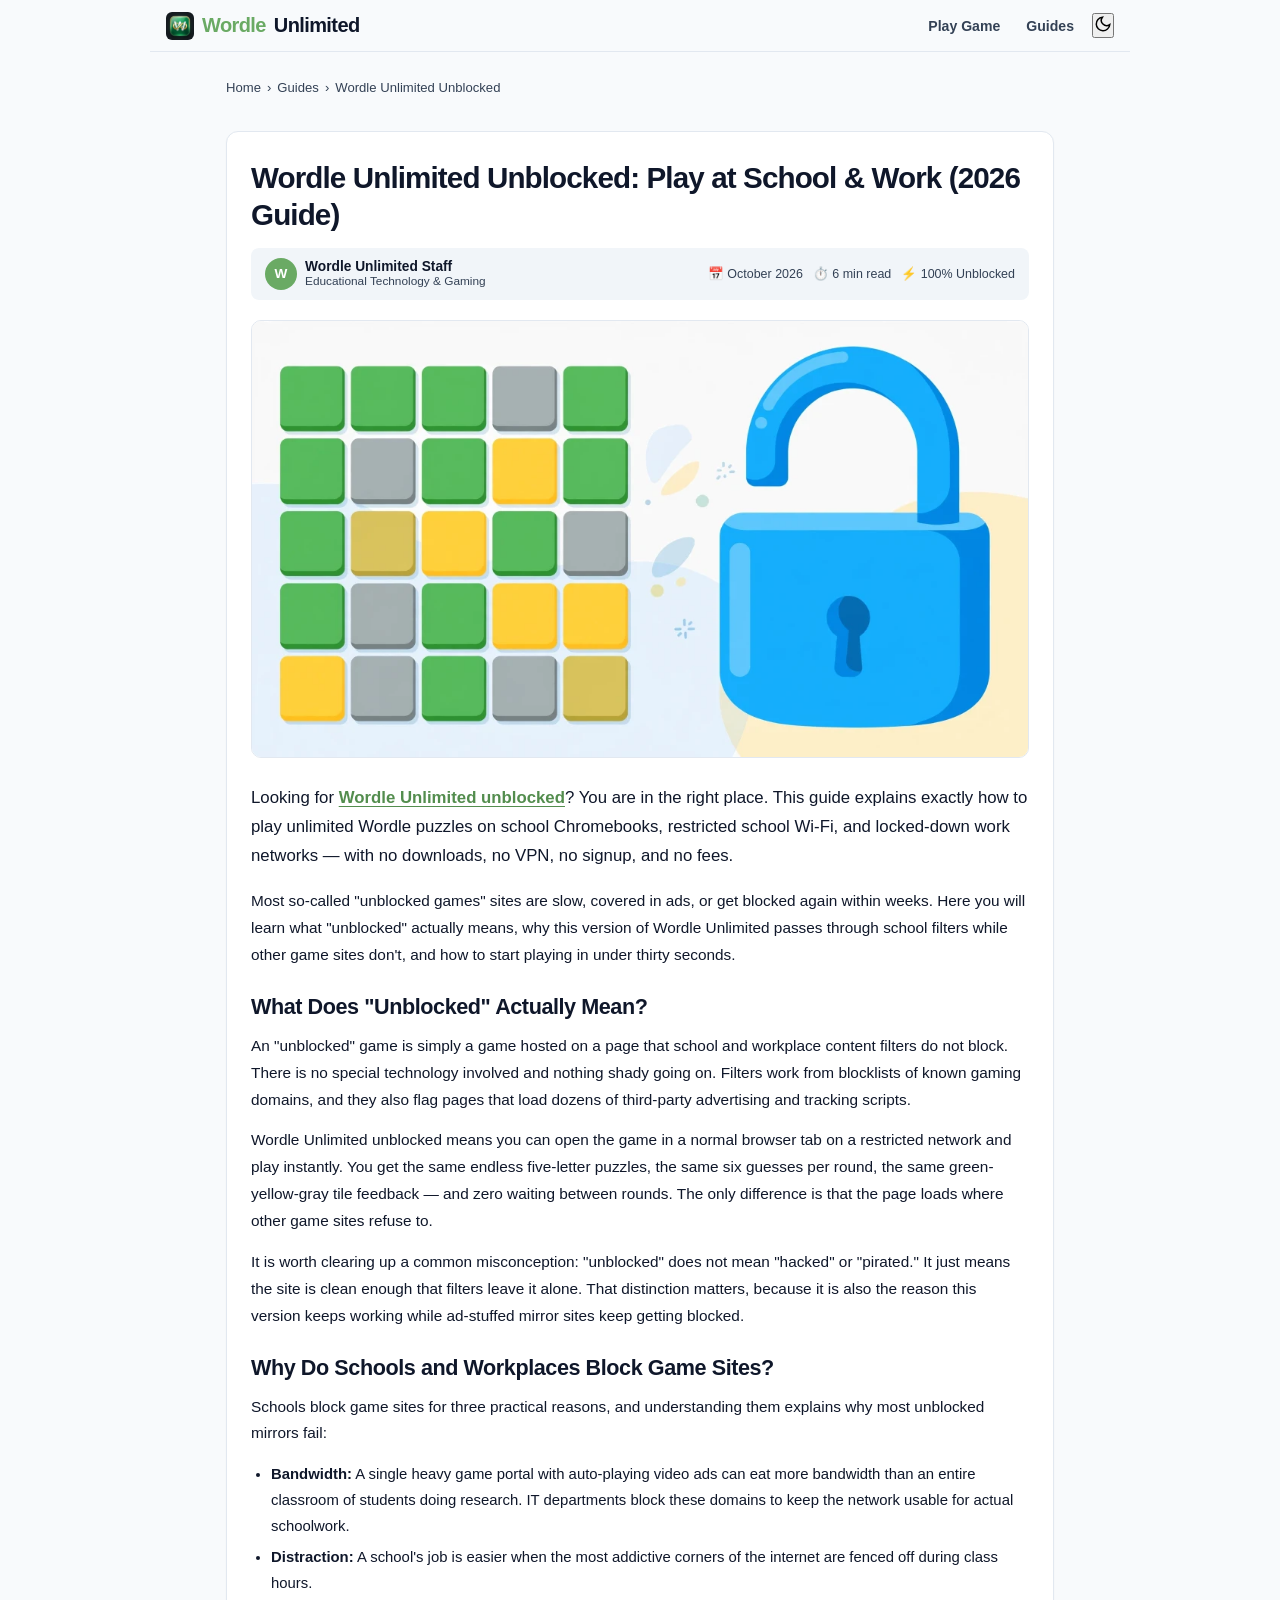
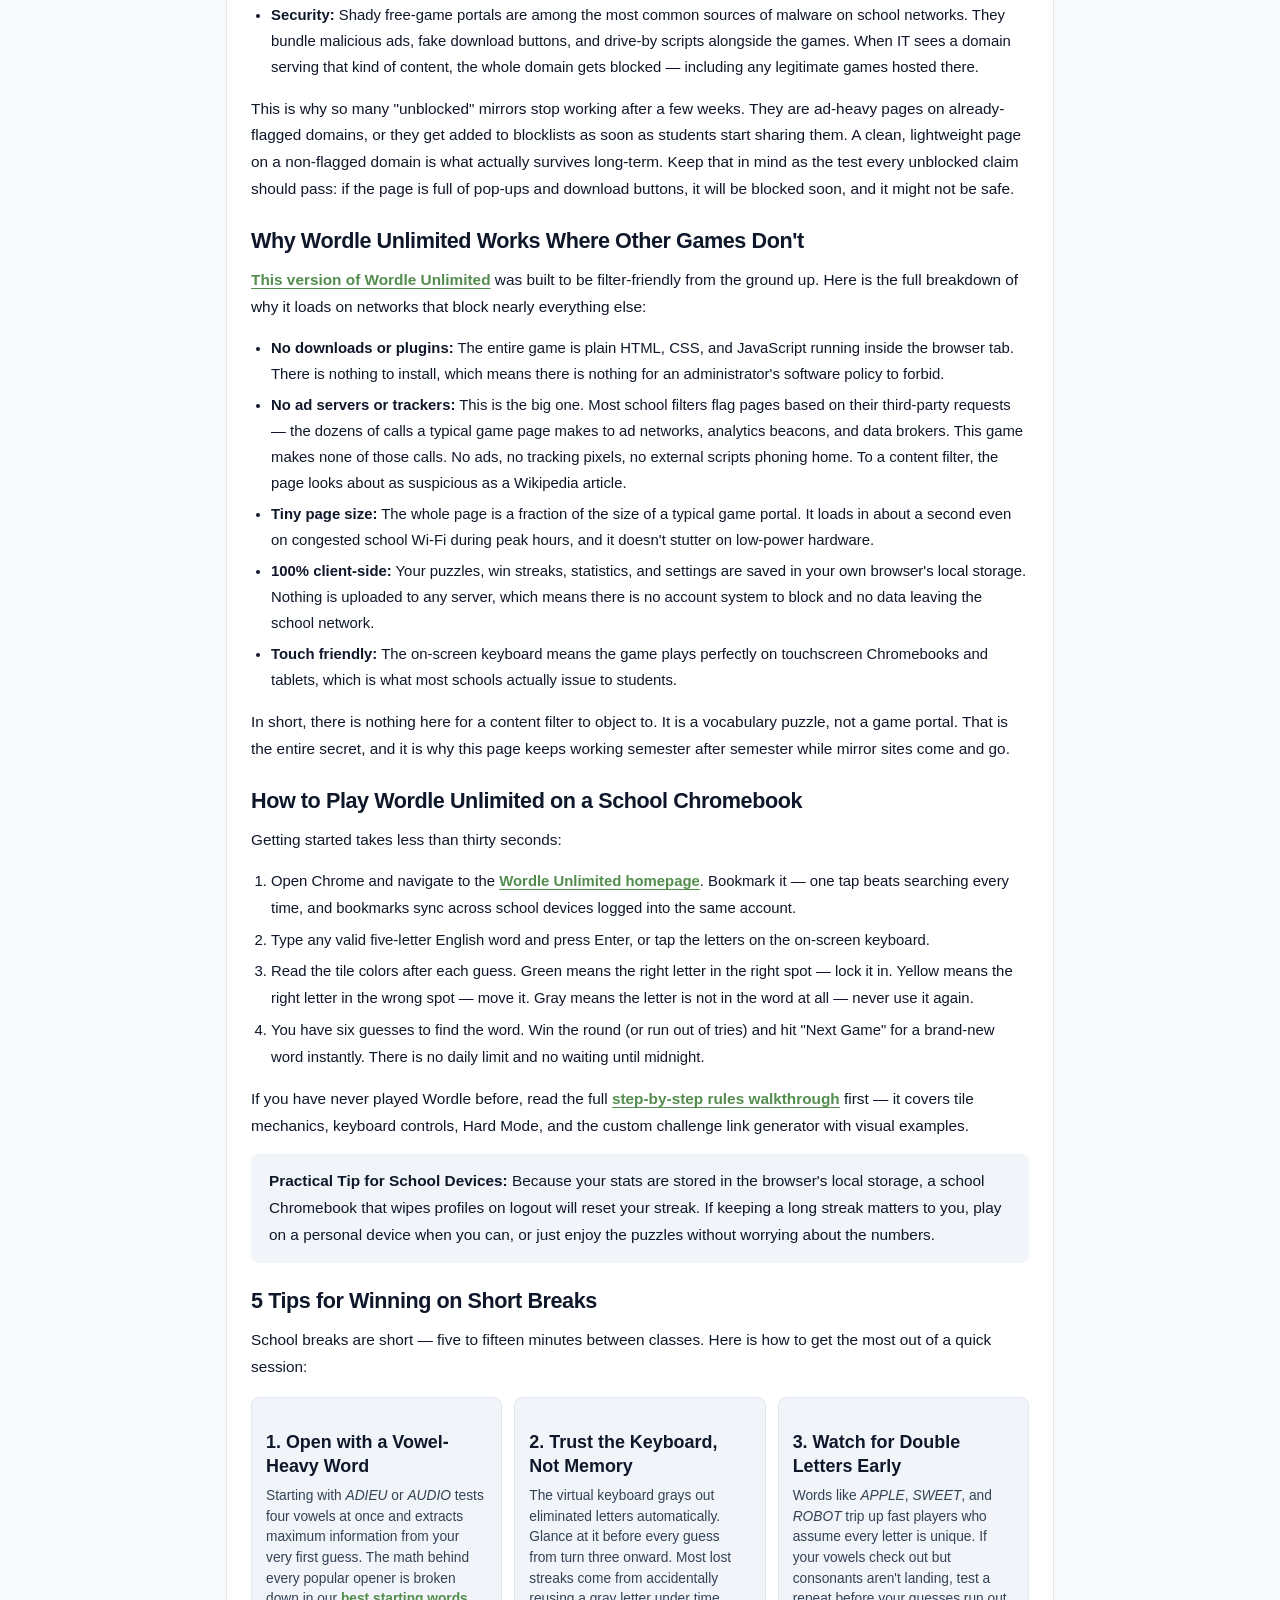
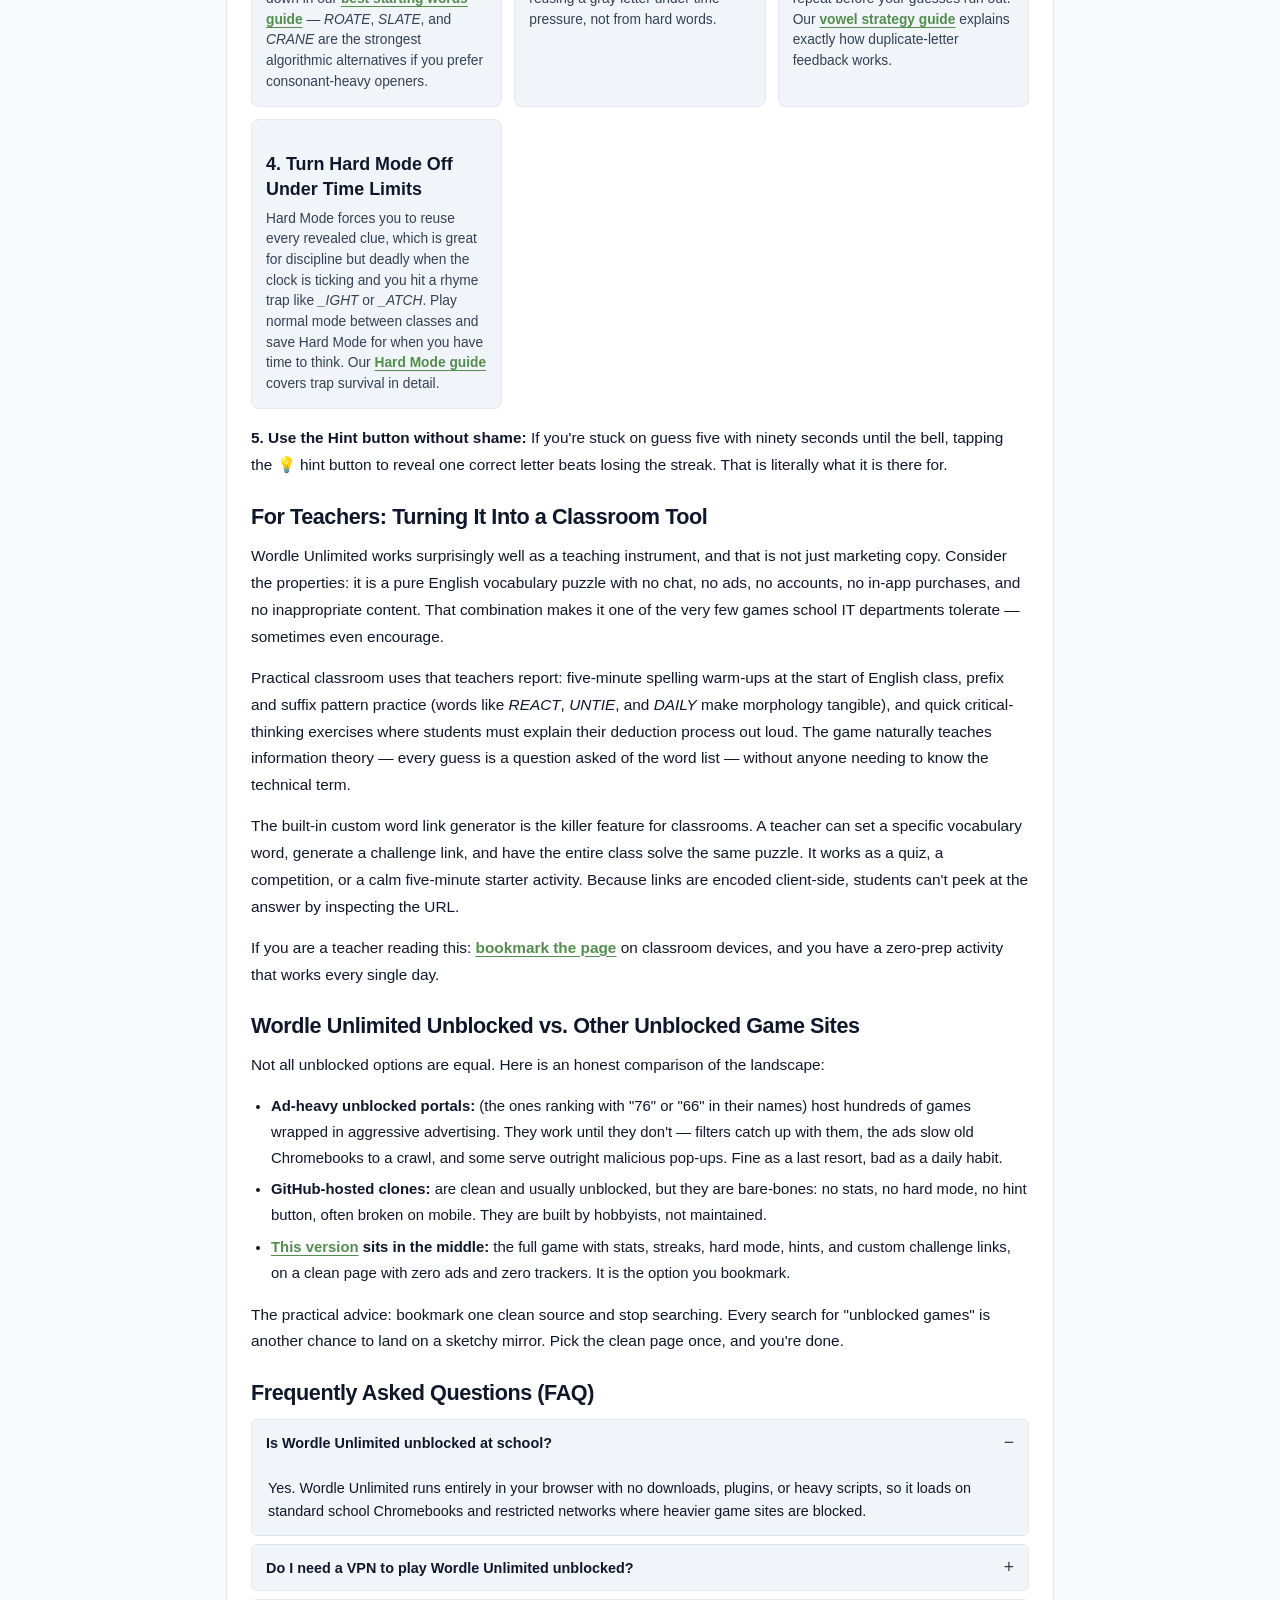
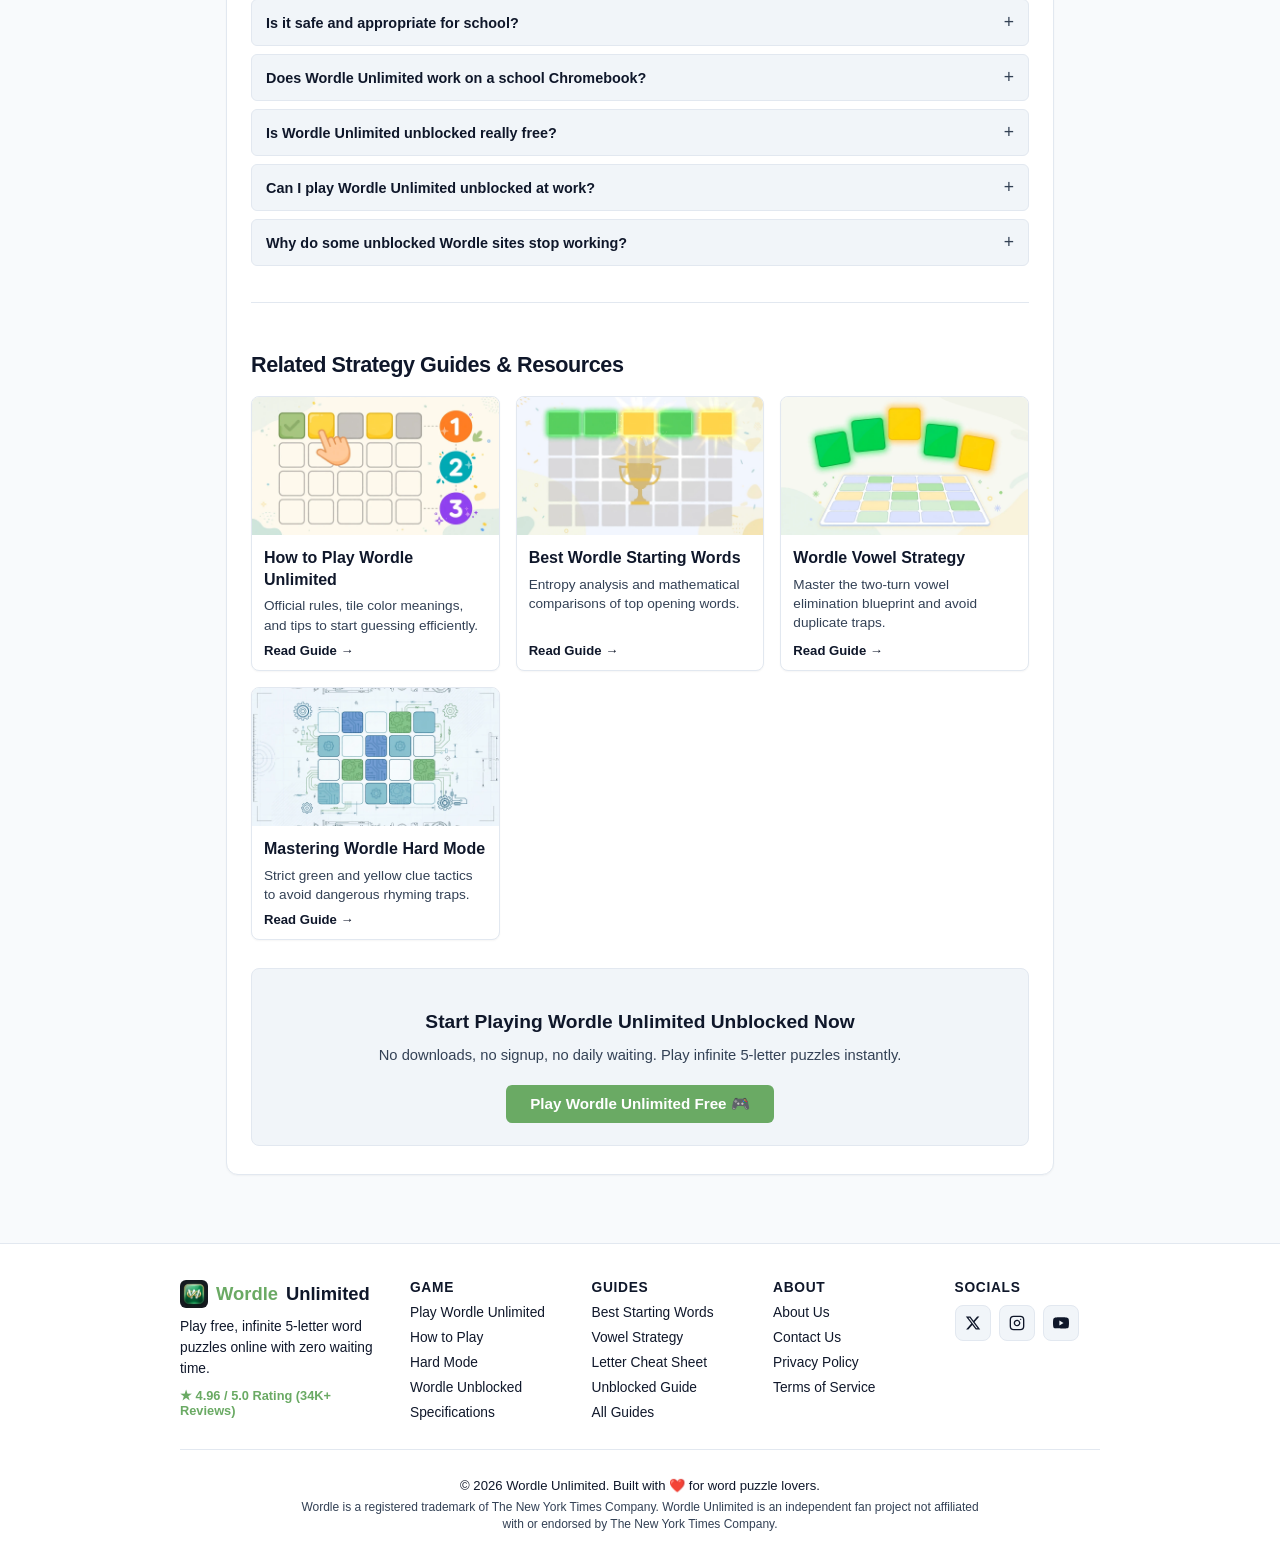
<file: blog/wordle-unlimited-unblocked.html>
<!DOCTYPE html>
<html lang="en">
<head>
  <meta charset="UTF-8">
  <meta name="viewport" content="width=device-width, initial-scale=1.0">

  <!-- Google tag (gtag.js) -->
  <script async src="https://www.googletagmanager.com/gtag/js?id=G-4RB1XBCFGJ"></script>
  <script>
    window.dataLayer = window.dataLayer || [];
    function gtag(){dataLayer.push(arguments);}
    gtag('js', new Date());

    gtag('config', 'G-4RB1XBCFGJ');
  </script>

  <!-- Microsoft Clarity -->
  <script type="text/javascript">
    (function(c,l,a,r,i,t,y){
        c[a]=c[a]||function(){(c[a].q=c[a].q||[]).push(arguments)};
        t=l.createElement(r);t.async=1;t.src="https://www.clarity.ms/tag/"+i;
        y=l.getElementsByTagName(r)[0];y.parentNode.insertBefore(t,y);
    })(window, document, "clarity", "script", "yrwwz8r3m9");
  </script>
  <title>Wordle Unlimited Unblocked: Play at School & Work (2026 Guide)</title>
  <meta name="description" content="Learn how to play Wordle Unlimited unblocked on school Chromebooks and work networks. No downloads, no VPN, zero ads, and instant infinite word puzzles.">
  <meta name="keywords" content="wordle unlimited unblocked, unblocked wordle, play wordle at school, wordle unblocked chromebook, wordle unblocked games">
  <meta name="robots" content="index, follow, max-image-preview:large, max-snippet:-1, max-video-preview:-1">
  <link rel="canonical" href="https://wordle-unlimited.app/blog/wordle-unlimited-unblocked">

  <!-- Google Fonts: Poppins -->
  <link rel="preconnect" href="https://fonts.googleapis.com">
  <link rel="preconnect" href="https://fonts.gstatic.com" crossorigin>
  <link href="https://fonts.googleapis.com/css2?family=Poppins:ital,wght@0,300;0,400;0,500;0,600;0,700;0,800;1,400;1,600&display=swap" rel="stylesheet">

  <!-- OpenGraph Metadata -->
  <meta property="og:site_name" content="Wordle Unlimited">
  <meta property="og:title" content="Wordle Unlimited Unblocked: Play at School & Work (2026 Guide)">
  <meta property="og:description" content="Play Wordle Unlimited unblocked on school Chromebooks and workplace Wi-Fi. 100% free, zero ads, no VPN, and instant infinite puzzles.">
  <meta property="og:type" content="article">
  <meta property="og:url" content="https://wordle-unlimited.app/blog/wordle-unlimited-unblocked">
  <meta property="og:image" content="https://wordle-unlimited.app/assets/wordle-unlimited-unblocked.webp">

  <!-- Twitter Card Metadata -->
  <meta name="twitter:card" content="summary_large_image">
  <meta name="twitter:site" content="@Wordleinfo">
  <meta name="twitter:creator" content="@Wordleinfo">
  <meta name="twitter:title" content="Wordle Unlimited Unblocked (2026 Guide)">
  <meta name="twitter:description" content="How to play unlimited Wordle puzzles unblocked at school and work without VPNs or downloads.">
  <meta name="twitter:image" content="https://wordle-unlimited.app/assets/wordle-unlimited-unblocked.webp">

  <link rel="icon" type="image/png" href="../assets/favicon.png">
  <link rel="stylesheet" href="../styles.css">
  <script src="../js/theme.js" defer></script>

  <!-- Schema.org Article & FAQ Structured Data -->
  <script type="application/ld+json">
  {
    "@context": "https://schema.org",
    "@graph": [
      {
        "@type": "Article",
        "@id": "https://wordle-unlimited.app/blog/wordle-unlimited-unblocked#article",
        "headline": "Wordle Unlimited Unblocked: Play at School & Work (2026 Guide)",
        "description": "Comprehensive guide on playing Wordle Unlimited unblocked on school Chromebooks and workplace networks with zero ads and no VPN.",
        "author": {
          "@type": "Organization",
          "name": "Wordle Unlimited Editorial Team"
        },
        "publisher": {
          "@type": "Organization",
          "name": "Wordle Unlimited",
          "url": "https://wordle-unlimited.app/",
          "logo": {
            "@type": "ImageObject",
            "url": "https://wordle-unlimited.app/assets/wordle-logo.webp",
            "width": 128,
            "height": 128
          },
          "sameAs": [
            "https://x.com/Wordleinfo",
            "https://www.instagram.com/wordle_unlimited.app/",
            "https://www.youtube.com/channel/UChjoTxDOFkFuhfHpkrHSHbA"
          ]
        },
        "datePublished": "2026-10-02",
        "dateModified": "2026-10-02",
        "mainEntityOfPage": "https://wordle-unlimited.app/blog/wordle-unlimited-unblocked"
      },
      {
        "@type": "BreadcrumbList",
        "@id": "https://wordle-unlimited.app/blog/wordle-unlimited-unblocked#breadcrumb",
        "itemListElement": [
          {
            "@type": "ListItem",
            "position": 1,
            "name": "Home",
            "item": "https://wordle-unlimited.app/"
          },
          {
            "@type": "ListItem",
            "position": 2,
            "name": "Guides",
            "item": "https://wordle-unlimited.app/blog"
          },
          {
            "@type": "ListItem",
            "position": 3,
            "name": "Wordle Unlimited Unblocked",
            "item": "https://wordle-unlimited.app/blog/wordle-unlimited-unblocked"
          }
        ]
      },
      {
        "@type": "FAQPage",
        "@id": "https://wordle-unlimited.app/blog/wordle-unlimited-unblocked#faq",
        "mainEntity": [
          {
            "@type": "Question",
            "name": "Is Wordle Unlimited unblocked at school?",
            "acceptedAnswer": {
              "@type": "Answer",
              "text": "Yes. Wordle Unlimited runs entirely in your browser with no downloads, plugins, or heavy scripts, so it loads on standard school Chromebooks and restricted networks where heavier game sites are blocked."
            }
          },
          {
            "@type": "Question",
            "name": "Do I need a VPN to play Wordle Unlimited unblocked?",
            "acceptedAnswer": {
              "@type": "Answer",
              "text": "No. Because the game is a lightweight static page with no external trackers or ad servers, it does not trigger the filters that block most game sites. Just open the page and play. A VPN would only be necessary if your specific network blocks the domain itself, which is uncommon for a clean educational-style page."
            }
          },
          {
            "@type": "Question",
            "name": "Is it safe and appropriate for school?",
            "acceptedAnswer": {
              "@type": "Answer",
              "text": "Yes. It is a plain English vocabulary puzzle with no chat, no ads, no in-app purchases, and no user accounts. There is no user-generated content and nothing to stumble into. Many teachers actively use it for spelling and vocabulary warm-ups."
            }
          },
          {
            "@type": "Question",
            "name": "Does Wordle Unlimited work on a school Chromebook?",
            "acceptedAnswer": {
              "@type": "Answer",
              "text": "Yes. The game is built with plain HTML, CSS, and JavaScript and runs smoothly on low-power school Chromebooks, including touch input via the on-screen keyboard. If your school issues touchscreen models, the on-screen keyboard makes play even easier."
            }
          },
          {
            "@type": "Question",
            "name": "Is Wordle Unlimited unblocked really free?",
            "acceptedAnswer": {
              "@type": "Answer",
              "text": "Yes — 100 percent free forever. There are no paywalls, no trial limits, no accounts, and no downloads required. If any site asks you to pay or install something to play \"unblocked Wordle,\" leave — that is not this game."
            }
          },
          {
            "@type": "Question",
            "name": "Can I play Wordle Unlimited unblocked at work?",
            "acceptedAnswer": {
              "@type": "Answer",
              "text": "Yes. A single round takes two to five minutes, it runs quietly in any modern browser tab, and your progress is saved locally in your browser. It is the rare break-time game that doesn't look or feel like procrastination software."
            }
          },
          {
            "@type": "Question",
            "name": "Why do some unblocked Wordle sites stop working?",
            "acceptedAnswer": {
              "@type": "Answer",
              "text": "Because they get added to school blocklists. Ad-heavy portals on flagged domains are the first to go. Clean, lightweight pages on ordinary domains survive far longer — which is exactly why the version described in this guide keeps working."
            }
          }
        ]
      }
    ]
  }
  </script>
</head>
<body>

  <!-- Reading Progress Bar -->
  <div id="reading-progress-container">
    <div id="reading-progress-bar"></div>
  </div>

  <!-- Header -->
  <header>
    <div class="header-left">
      <a href="../" class="logo-text">
        <img src="../assets/wordle-logo.webp" alt="Wordle Unlimited Logo" class="header-logo-img" width="30" height="30" decoding="async" fetchpriority="high">
        <span>Wordle</span> Unlimited
      </a>
    </div>
    <div class="header-right">
      <a href="../" class="nav-link">Play Game</a>
      <a href="./" class="nav-link">Guides</a>
      <button class="theme-toggle-btn icon-btn" title="Toggle Light/Dark Theme" aria-label="Toggle Theme">
        <svg width="20" height="20" viewBox="0 0 24 24" fill="none" stroke="currentColor" stroke-width="2"><path d="M21 12.79A9 9 0 1 1 11.21 3 7 7 0 0 0 21 12.79z"/></svg>
      </button>
    </div>
  </header>

  <!-- Main Content -->
  <div class="page-container">

    <!-- Breadcrumb Nav -->
    <nav class="breadcrumbs-nav" aria-label="Breadcrumb">
      <a href="../">Home</a>
      <span>›</span>
      <a href="./">Guides</a>
      <span>›</span>
      <span>Wordle Unlimited Unblocked</span>
    </nav>

    <!-- Main Article -->
    <article class="content-card-box">
      <h1>Wordle Unlimited Unblocked: Play at School & Work (2026 Guide)</h1>

      <div class="article-meta-bar">
        <div class="author-chip">
          <div class="author-avatar">W</div>
          <div class="author-info">
            <span class="author-name">Wordle Unlimited Staff</span>
            <span class="author-role">Educational Technology & Gaming</span>
          </div>
        </div>
        <div class="meta-stats">
          <span>📅 October 2026</span>
          <span>⏱️ 6 min read</span>
          <span>⚡ 100% Unblocked</span>
        </div>
      </div>

      <!-- Featured Image -->
      <div style="margin: 20px 0 26px 0; text-align: center;">
        <img src="../assets/wordle-unlimited-unblocked.webp" alt="Wordle tile puzzle grid beside an unlocked blue padlock for Wordle Unlimited unblocked guide" width="1024" height="576" style="width: 100%; max-width: 820px; height: auto; border-radius: 10px; border: 1px solid var(--card-border); display: block; margin: 0 auto;" loading="lazy" decoding="async">
      </div>

      <p class="lead-text" style="font-size: 1.05rem; line-height: 1.7; margin-bottom: 18px; color: var(--text-color);">
        Looking for <a href="../">Wordle Unlimited unblocked</a>? You are in the right place. This guide explains exactly how to play unlimited Wordle puzzles on school Chromebooks, restricted school Wi-Fi, and locked-down work networks — with no downloads, no VPN, no signup, and no fees.
      </p>

      <p>
        Most so-called "unblocked games" sites are slow, covered in ads, or get blocked again within weeks. Here you will learn what "unblocked" actually means, why this version of Wordle Unlimited passes through school filters while other game sites don't, and how to start playing in under thirty seconds.
      </p>

      <h2>What Does "Unblocked" Actually Mean?</h2>
      <p>
        An "unblocked" game is simply a game hosted on a page that school and workplace content filters do not block. There is no special technology involved and nothing shady going on. Filters work from blocklists of known gaming domains, and they also flag pages that load dozens of third-party advertising and tracking scripts.
      </p>
      <p>
        Wordle Unlimited unblocked means you can open the game in a normal browser tab on a restricted network and play instantly. You get the same endless five-letter puzzles, the same six guesses per round, the same green-yellow-gray tile feedback — and zero waiting between rounds. The only difference is that the page loads where other game sites refuse to.
      </p>
      <p>
        It is worth clearing up a common misconception: "unblocked" does not mean "hacked" or "pirated." It just means the site is clean enough that filters leave it alone. That distinction matters, because it is also the reason this version keeps working while ad-stuffed mirror sites keep getting blocked.
      </p>

      <h2>Why Do Schools and Workplaces Block Game Sites?</h2>
      <p>
        Schools block game sites for three practical reasons, and understanding them explains why most unblocked mirrors fail:
      </p>
      <ul>
        <li><strong>Bandwidth:</strong> A single heavy game portal with auto-playing video ads can eat more bandwidth than an entire classroom of students doing research. IT departments block these domains to keep the network usable for actual schoolwork.</li>
        <li><strong>Distraction:</strong> A school's job is easier when the most addictive corners of the internet are fenced off during class hours.</li>
        <li><strong>Security:</strong> Shady free-game portals are among the most common sources of malware on school networks. They bundle malicious ads, fake download buttons, and drive-by scripts alongside the games. When IT sees a domain serving that kind of content, the whole domain gets blocked — including any legitimate games hosted there.</li>
      </ul>
      <p>
        This is why so many "unblocked" mirrors stop working after a few weeks. They are ad-heavy pages on already-flagged domains, or they get added to blocklists as soon as students start sharing them. A clean, lightweight page on a non-flagged domain is what actually survives long-term. Keep that in mind as the test every unblocked claim should pass: if the page is full of pop-ups and download buttons, it will be blocked soon, and it might not be safe.
      </p>

      <h2>Why Wordle Unlimited Works Where Other Games Don't</h2>
      <p>
        <a href="../">This version of Wordle Unlimited</a> was built to be filter-friendly from the ground up. Here is the full breakdown of why it loads on networks that block nearly everything else:
      </p>
      <ul>
        <li><strong>No downloads or plugins:</strong> The entire game is plain HTML, CSS, and JavaScript running inside the browser tab. There is nothing to install, which means there is nothing for an administrator's software policy to forbid.</li>
        <li><strong>No ad servers or trackers:</strong> This is the big one. Most school filters flag pages based on their third-party requests — the dozens of calls a typical game page makes to ad networks, analytics beacons, and data brokers. This game makes none of those calls. No ads, no tracking pixels, no external scripts phoning home. To a content filter, the page looks about as suspicious as a Wikipedia article.</li>
        <li><strong>Tiny page size:</strong> The whole page is a fraction of the size of a typical game portal. It loads in about a second even on congested school Wi-Fi during peak hours, and it doesn't stutter on low-power hardware.</li>
        <li><strong>100% client-side:</strong> Your puzzles, win streaks, statistics, and settings are saved in your own browser's local storage. Nothing is uploaded to any server, which means there is no account system to block and no data leaving the school network.</li>
        <li><strong>Touch friendly:</strong> The on-screen keyboard means the game plays perfectly on touchscreen Chromebooks and tablets, which is what most schools actually issue to students.</li>
      </ul>
      <p>
        In short, there is nothing here for a content filter to object to. It is a vocabulary puzzle, not a game portal. That is the entire secret, and it is why this page keeps working semester after semester while mirror sites come and go.
      </p>

      <h2>How to Play Wordle Unlimited on a School Chromebook</h2>
      <p>Getting started takes less than thirty seconds:</p>
      <ol style="margin-left: 20px; line-height: 1.8;">
        <li>Open Chrome and navigate to the <a href="../">Wordle Unlimited homepage</a>. Bookmark it — one tap beats searching every time, and bookmarks sync across school devices logged into the same account.</li>
        <li>Type any valid five-letter English word and press Enter, or tap the letters on the on-screen keyboard.</li>
        <li>Read the tile colors after each guess. Green means the right letter in the right spot — lock it in. Yellow means the right letter in the wrong spot — move it. Gray means the letter is not in the word at all — never use it again.</li>
        <li>You have six guesses to find the word. Win the round (or run out of tries) and hit "Next Game" for a brand-new word instantly. There is no daily limit and no waiting until midnight.</li>
      </ol>
      <p>
        If you have never played Wordle before, read the full <a href="how-to-play-wordle-unlimited">step-by-step rules walkthrough</a> first — it covers tile mechanics, keyboard controls, Hard Mode, and the custom challenge link generator with visual examples.
      </p>
      <p style="background: var(--bg-subtle); padding: 14px 18px; border-radius: 8px; border-left: 4px solid var(--primary-color);">
        <strong>Practical Tip for School Devices:</strong> Because your stats are stored in the browser's local storage, a school Chromebook that wipes profiles on logout will reset your streak. If keeping a long streak matters to you, play on a personal device when you can, or just enjoy the puzzles without worrying about the numbers.
      </p>

      <h2>5 Tips for Winning on Short Breaks</h2>
      <p>School breaks are short — five to fifteen minutes between classes. Here is how to get the most out of a quick session:</p>
      <div class="feature-grid">
        <div class="feature-box">
          <h3>1. Open with a Vowel-Heavy Word</h3>
          <p>Starting with <em>ADIEU</em> or <em>AUDIO</em> tests four vowels at once and extracts maximum information from your very first guess. The math behind every popular opener is broken down in our <a href="best-wordle-starting-words">best starting words guide</a> — <em>ROATE</em>, <em>SLATE</em>, and <em>CRANE</em> are the strongest algorithmic alternatives if you prefer consonant-heavy openers.</p>
        </div>
        <div class="feature-box">
          <h3>2. Trust the Keyboard, Not Memory</h3>
          <p>The virtual keyboard grays out eliminated letters automatically. Glance at it before every guess from turn three onward. Most lost streaks come from accidentally reusing a gray letter under time pressure, not from hard words.</p>
        </div>
        <div class="feature-box">
          <h3>3. Watch for Double Letters Early</h3>
          <p>Words like <em>APPLE</em>, <em>SWEET</em>, and <em>ROBOT</em> trip up fast players who assume every letter is unique. If your vowels check out but consonants aren't landing, test a repeat before your guesses run out. Our <a href="wordle-vowels">vowel strategy guide</a> explains exactly how duplicate-letter feedback works.</p>
        </div>
        <div class="feature-box">
          <h3>4. Turn Hard Mode Off Under Time Limits</h3>
          <p>Hard Mode forces you to reuse every revealed clue, which is great for discipline but deadly when the clock is ticking and you hit a rhyme trap like <em>_IGHT</em> or <em>_ATCH</em>. Play normal mode between classes and save Hard Mode for when you have time to think. Our <a href="wordle-hard-mode-guide">Hard Mode guide</a> covers trap survival in detail.</p>
        </div>
      </div>
      <p style="margin-top: 14px;">
        <strong>5. Use the Hint button without shame:</strong> If you're stuck on guess five with ninety seconds until the bell, tapping the 💡 hint button to reveal one correct letter beats losing the streak. That is literally what it is there for.
      </p>

      <h2>For Teachers: Turning It Into a Classroom Tool</h2>
      <p>
        Wordle Unlimited works surprisingly well as a teaching instrument, and that is not just marketing copy. Consider the properties: it is a pure English vocabulary puzzle with no chat, no ads, no accounts, no in-app purchases, and no inappropriate content. That combination makes it one of the very few games school IT departments tolerate — sometimes even encourage.
      </p>
      <p>
        Practical classroom uses that teachers report: five-minute spelling warm-ups at the start of English class, prefix and suffix pattern practice (words like <em>REACT</em>, <em>UNTIE</em>, and <em>DAILY</em> make morphology tangible), and quick critical-thinking exercises where students must explain their deduction process out loud. The game naturally teaches information theory — every guess is a question asked of the word list — without anyone needing to know the technical term.
      </p>
      <p>
        The built-in custom word link generator is the killer feature for classrooms. A teacher can set a specific vocabulary word, generate a challenge link, and have the entire class solve the same puzzle. It works as a quiz, a competition, or a calm five-minute starter activity. Because links are encoded client-side, students can't peek at the answer by inspecting the URL.
      </p>
      <p>
        If you are a teacher reading this: <a href="../">bookmark the page</a> on classroom devices, and you have a zero-prep activity that works every single day.
      </p>

      <h2>Wordle Unlimited Unblocked vs. Other Unblocked Game Sites</h2>
      <p>Not all unblocked options are equal. Here is an honest comparison of the landscape:</p>
      <ul>
        <li><strong>Ad-heavy unblocked portals:</strong> (the ones ranking with "76" or "66" in their names) host hundreds of games wrapped in aggressive advertising. They work until they don't — filters catch up with them, the ads slow old Chromebooks to a crawl, and some serve outright malicious pop-ups. Fine as a last resort, bad as a daily habit.</li>
        <li><strong>GitHub-hosted clones:</strong> are clean and usually unblocked, but they are bare-bones: no stats, no hard mode, no hint button, often broken on mobile. They are built by hobbyists, not maintained.</li>
        <li><strong><a href="../">This version</a> sits in the middle:</strong> the full game with stats, streaks, hard mode, hints, and custom challenge links, on a clean page with zero ads and zero trackers. It is the option you bookmark.</li>
      </ul>
      <p>
        The practical advice: bookmark one clean source and stop searching. Every search for "unblocked games" is another chance to land on a sketchy mirror. Pick the clean page once, and you're done.
      </p>

      <h2>Frequently Asked Questions (FAQ)</h2>
      <div class="faq-accordion">
        <details class="faq-item" open>
          <summary>Is Wordle Unlimited unblocked at school?</summary>
          <div style="padding: 12px 16px; font-size: 0.9rem; line-height: 1.6; color: var(--text-color);">
            Yes. Wordle Unlimited runs entirely in your browser with no downloads, plugins, or heavy scripts, so it loads on standard school Chromebooks and restricted networks where heavier game sites are blocked.
          </div>
        </details>

        <details class="faq-item">
          <summary>Do I need a VPN to play Wordle Unlimited unblocked?</summary>
          <div style="padding: 12px 16px; font-size: 0.9rem; line-height: 1.6; color: var(--text-color);">
            No. Because the game is a lightweight static page with no external trackers or ad servers, it does not trigger the filters that block most game sites. Just open the page and play. A VPN would only be necessary if your specific network blocks the domain itself, which is uncommon for a clean educational-style page.
          </div>
        </details>

        <details class="faq-item">
          <summary>Is it safe and appropriate for school?</summary>
          <div style="padding: 12px 16px; font-size: 0.9rem; line-height: 1.6; color: var(--text-color);">
            Yes. It is a plain English vocabulary puzzle with no chat, no ads, no in-app purchases, and no user accounts. There is no user-generated content and nothing to stumble into. Many teachers actively use it for spelling and vocabulary warm-ups.
          </div>
        </details>

        <details class="faq-item">
          <summary>Does Wordle Unlimited work on a school Chromebook?</summary>
          <div style="padding: 12px 16px; font-size: 0.9rem; line-height: 1.6; color: var(--text-color);">
            Yes. The game is built with plain HTML, CSS, and JavaScript and runs smoothly on low-power school Chromebooks, including touch input via the on-screen keyboard. If your school issues touchscreen models, the on-screen keyboard makes play even easier.
          </div>
        </details>

        <details class="faq-item">
          <summary>Is Wordle Unlimited unblocked really free?</summary>
          <div style="padding: 12px 16px; font-size: 0.9rem; line-height: 1.6; color: var(--text-color);">
            Yes — 100 percent free forever. There are no paywalls, no trial limits, no accounts, and no downloads required. If any site asks you to pay or install something to play "unblocked Wordle," leave — that is not this game.
          </div>
        </details>

        <details class="faq-item">
          <summary>Can I play Wordle Unlimited unblocked at work?</summary>
          <div style="padding: 12px 16px; font-size: 0.9rem; line-height: 1.6; color: var(--text-color);">
            Yes. A single round takes two to five minutes, it runs quietly in any modern browser tab, and your progress is saved locally in your browser. It is the rare break-time game that doesn't look or feel like procrastination software.
          </div>
        </details>

        <details class="faq-item">
          <summary>Why do some unblocked Wordle sites stop working?</summary>
          <div style="padding: 12px 16px; font-size: 0.9rem; line-height: 1.6; color: var(--text-color);">
            Because they get added to school blocklists. Ad-heavy portals on flagged domains are the first to go. Clean, lightweight pages on ordinary domains survive far longer — which is exactly why the version described in this guide keeps working.
          </div>
        </details>
      </div>

      <!-- Related Strategy Guides Section -->
      <section style="margin-top: 36px; padding-top: 24px; border-top: 1px solid var(--card-border);">
        <h2 style="font-size: 1.35rem; margin-bottom: 16px;">Related Strategy Guides & Resources</h2>
        <div style="display: grid; grid-template-columns: repeat(auto-fit, minmax(240px, 1fr)); gap: 16px;">
          <a href="how-to-play-wordle-unlimited" class="blog-card" style="text-decoration: none; color: inherit; border: 1px solid var(--card-border); border-radius: 8px; overflow: hidden; display: flex; flex-direction: column;">
            <img src="../assets/how-to-play-wordle-guide.webp" alt="Hand tapping a Wordle tile with step 1 2 3 tutorial guide for how to play Wordle Unlimited" style="width: 100%; aspect-ratio: 16/9; object-fit: cover;" width="640" height="360" loading="lazy" decoding="async">
            <div style="padding: 12px; flex: 1; display: flex; flex-direction: column;">
              <h3 style="font-size: 1rem; margin: 0 0 6px 0; color: var(--text-color);">How to Play Wordle Unlimited</h3>
              <p style="font-size: 0.85rem; color: var(--text-muted); margin: 0 0 8px 0; line-height: 1.4;">Official rules, tile color meanings, and tips to start guessing efficiently.</p>
              <span style="font-size: 0.82rem; color: var(--primary-color); font-weight: 600; margin-top: auto;">Read Guide →</span>
            </div>
          </a>
          <a href="best-wordle-starting-words" class="blog-card" style="text-decoration: none; color: inherit; border: 1px solid var(--card-border); border-radius: 8px; overflow: hidden; display: flex; flex-direction: column;">
            <img src="../assets/best-wordle-starters.webp" alt="Wordle grid with glowing green and yellow tiles and golden victory trophy for best Wordle starting words guide" style="width: 100%; aspect-ratio: 16/9; object-fit: cover;" width="640" height="360" loading="lazy" decoding="async">
            <div style="padding: 12px; flex: 1; display: flex; flex-direction: column;">
              <h3 style="font-size: 1rem; margin: 0 0 6px 0; color: var(--text-color);">Best Wordle Starting Words</h3>
              <p style="font-size: 0.85rem; color: var(--text-muted); margin: 0 0 8px 0; line-height: 1.4;">Entropy analysis and mathematical comparisons of top opening words.</p>
              <span style="font-size: 0.82rem; color: var(--primary-color); font-weight: 600; margin-top: auto;">Read Guide →</span>
            </div>
          </a>
          <a href="wordle-vowels" class="blog-card" style="text-decoration: none; color: inherit; border: 1px solid var(--card-border); border-radius: 8px; overflow: hidden; display: flex; flex-direction: column;">
            <img src="../assets/wordle-vowels-mastery.webp" alt="Five colorful Wordle tiles floating in an arch over a puzzle board for Wordle vowels strategy guide" style="width: 100%; aspect-ratio: 16/9; object-fit: cover;" width="640" height="360" loading="lazy" decoding="async">
            <div style="padding: 12px; flex: 1; display: flex; flex-direction: column;">
              <h3 style="font-size: 1rem; margin: 0 0 6px 0; color: var(--text-color);">Wordle Vowel Strategy</h3>
              <p style="font-size: 0.85rem; color: var(--text-muted); margin: 0 0 8px 0; line-height: 1.4;">Master the two-turn vowel elimination blueprint and avoid duplicate traps.</p>
              <span style="font-size: 0.82rem; color: var(--primary-color); font-weight: 600; margin-top: auto;">Read Guide →</span>
            </div>
          </a>
          <a href="wordle-hard-mode-guide" class="blog-card" style="text-decoration: none; color: inherit; border: 1px solid var(--card-border); border-radius: 8px; overflow: hidden; display: flex; flex-direction: column;">
            <img src="../assets/wordle-hard-mode-tactics.webp" alt="Technical blueprint with mechanical gears and circuit tiles for Wordle Hard Mode tactics guide" style="width: 100%; aspect-ratio: 16/9; object-fit: cover;" width="640" height="360" loading="lazy" decoding="async">
            <div style="padding: 12px; flex: 1; display: flex; flex-direction: column;">
              <h3 style="font-size: 1rem; margin: 0 0 6px 0; color: var(--text-color);">Mastering Wordle Hard Mode</h3>
              <p style="font-size: 0.85rem; color: var(--text-muted); margin: 0 0 8px 0; line-height: 1.4;">Strict green and yellow clue tactics to avoid dangerous rhyming traps.</p>
              <span style="font-size: 0.82rem; color: var(--primary-color); font-weight: 600; margin-top: auto;">Read Guide →</span>
            </div>
          </a>
        </div>
      </section>

      <!-- CTA Box -->
      <div style="background: var(--bg-subtle); border: 1px solid var(--card-border); border-radius: 8px; padding: 22px; margin-top: 28px; text-align: center;">
        <h3 style="margin-bottom: 8px; font-size: 1.2rem;">Start Playing Wordle Unlimited Unblocked Now</h3>
        <p style="color: var(--text-muted); font-size: 0.92rem; margin-bottom: 16px;">No downloads, no signup, no daily waiting. Play infinite 5-letter puzzles instantly.</p>
        <a href="../" class="btn-primary" style="padding: 10px 24px; font-size: 0.95rem;">Play Wordle Unlimited Free 🎮</a>
      </div>

    </article>
  </div>

  <!-- Footer -->
  <footer>
    <div class="footer-container">
      <div class="footer-main-grid">
        <div class="footer-brand-col">
          <a href="../" class="footer-brand-logo">
            <img src="../assets/wordle-logo.webp" alt="Wordle Unlimited 3D Green Tile Logo WebP" class="footer-logo-img" width="32" height="32" loading="lazy" decoding="async">
            <span>Wordle</span> Unlimited
          </a>
          <p class="footer-brand-desc">
            Play free, infinite 5-letter word puzzles online with zero waiting time.
          </p>
          <div class="footer-rating-pill">
            ★ 4.96 / 5.0 Rating (34K+ Reviews)
          </div>
        </div>

        <div class="footer-col">
          <div class="footer-col-heading">Game</div>
          <ul class="footer-col-nav">
            <li><a href="../">Play Wordle Unlimited</a></li>
            <li><a href="how-to-play-wordle-unlimited">How to Play</a></li>
            <li><a href="wordle-hard-mode-guide">Hard Mode</a></li>
            <li><a href="wordle-unlimited-unblocked">Wordle Unblocked</a></li>
            <li><a href="wordle-unlimited-specifications">Specifications</a></li>
          </ul>
        </div>

        <div class="footer-col">
          <div class="footer-col-heading">Guides</div>
          <ul class="footer-col-nav">
            <li><a href="best-wordle-starting-words">Best Starting Words</a></li>
            <li><a href="wordle-vowels">Vowel Strategy</a></li>
            <li><a href="wordle-cheat-sheet">Letter Cheat Sheet</a></li>
            <li><a href="wordle-unlimited-unblocked">Unblocked Guide</a></li>
            <li><a href="./">All Guides</a></li>
          </ul>
        </div>

        <div class="footer-col">
          <div class="footer-col-heading">About</div>
          <ul class="footer-col-nav">
            <li><a href="../about-us">About Us</a></li>
            <li><a href="../contact-us">Contact Us</a></li>
            <li><a href="../privacy-policy">Privacy Policy</a></li>
            <li><a href="../terms-of-service">Terms of Service</a></li>
          </ul>
        </div>

        <div class="footer-col">
          <div class="footer-col-heading">Socials</div>
          <div class="footer-social-icons-row">
            <a href="https://x.com/Wordleinfo" target="_blank" rel="noopener noreferrer" class="footer-icon-square x-twitter" title="Follow Wordle Unlimited on X (Twitter)" aria-label="X Twitter">
              <svg viewBox="0 0 24 24" fill="currentColor"><path d="M18.244 2.25h3.308l-7.227 8.26 8.502 11.24H16.17l-5.214-6.817L4.99 21.75H1.68l7.73-8.835L1.254 2.25H8.08l4.713 6.231zm-1.161 17.52h1.833L7.084 4.126H5.117z"/></svg>
            </a>
            <a href="https://www.instagram.com/wordle_unlimited.app/" target="_blank" rel="noopener noreferrer" class="footer-icon-square instagram" title="Follow Wordle Unlimited on Instagram" aria-label="Instagram">
              <svg viewBox="0 0 24 24" fill="none" stroke="currentColor" stroke-width="2" stroke-linecap="round" stroke-linejoin="round"><rect x="2" y="2" width="20" height="20" rx="5" ry="5"></rect><path d="M16 11.37A4 4 0 1 1 12.63 8 4 4 0 0 1 16 11.37z"></path><line x1="17.5" y1="6.5" x2="17.51" y2="6.5"></line></svg>
            </a>
            <a href="https://www.youtube.com/channel/UChjoTxDOFkFuhfHpkrHSHbA" target="_blank" rel="noopener noreferrer" class="footer-icon-square youtube" title="Subscribe to Wordle Unlimited on YouTube" aria-label="YouTube">
              <svg viewBox="0 0 24 24" fill="currentColor"><path d="M23.498 6.186a3.016 3.016 0 0 0-2.122-2.136C19.505 3.545 12 3.545 12 3.545s-7.505 0-9.377.505A3.017 3.017 0 0 0 .502 6.186C0 8.07 0 12 0 12s0 3.93.502 5.814a3.016 3.016 0 0 0 2.122 2.136c1.871.505 9.376.505 9.376.505s7.505 0 9.377-.505a3.015 3.015 0 0 0 2.122-2.136C24 15.93 24 12 24 12s0-3.93-.502-5.814zM9.545 15.568V8.432L15.818 12l-6.273 3.568z"/></svg>
            </a>
          </div>
        </div>
      </div>

      <div class="footer-divider"></div>

      <div class="footer-bottom-bar">
        <p class="footer-copyright">
          © 2026 Wordle Unlimited. Built with ❤️ for word puzzle lovers.
        </p>
        <p class="footer-disclaimer">
          Wordle is a registered trademark of The New York Times Company. Wordle Unlimited is an independent fan project not affiliated with or endorsed by The New York Times Company.
        </p>
      </div>
    </div>
  </footer>

  <script>
    window.addEventListener('scroll', () => {
      const winScroll = document.documentElement.scrollTop;
      const height = document.documentElement.scrollHeight - document.documentElement.clientHeight;
      const scrolled = (winScroll / height) * 100;
      document.getElementById('reading-progress-bar').style.width = scrolled + '%';
    });
  </script>

</body>
</html>
</file>
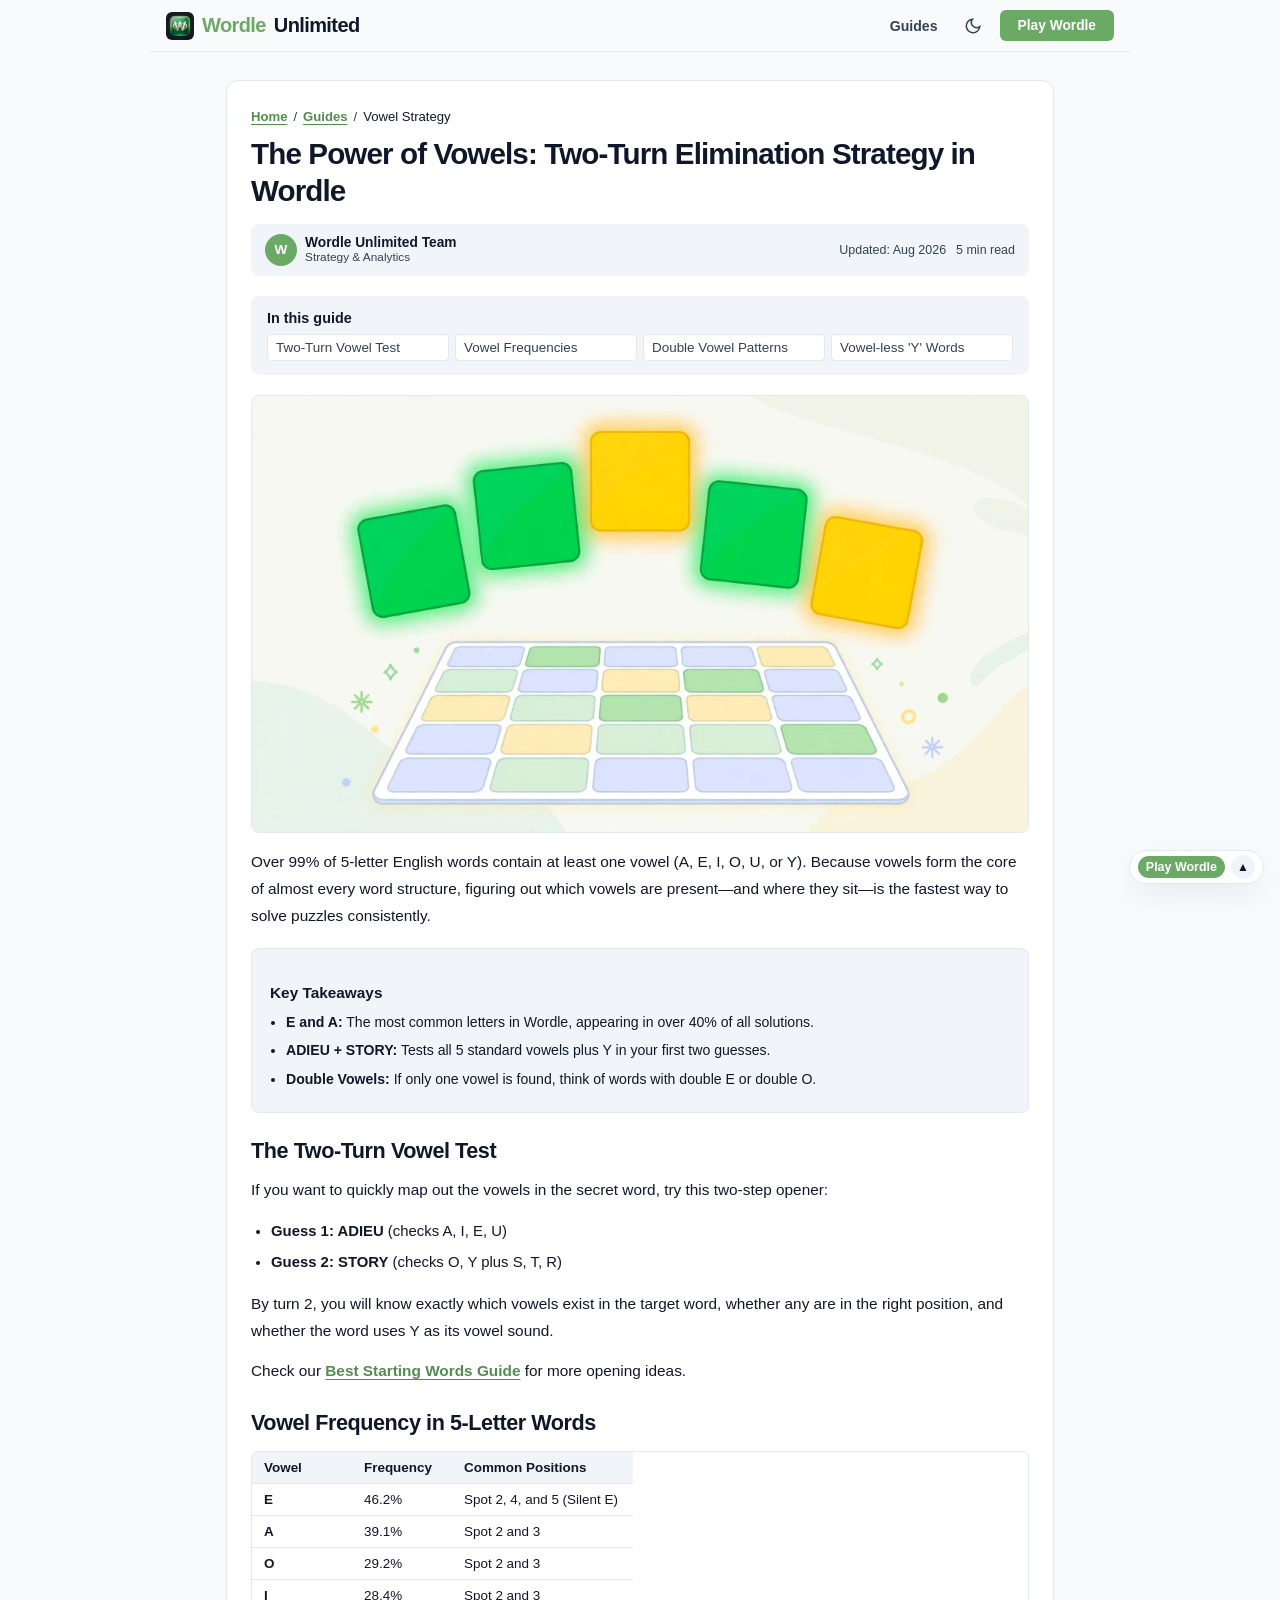
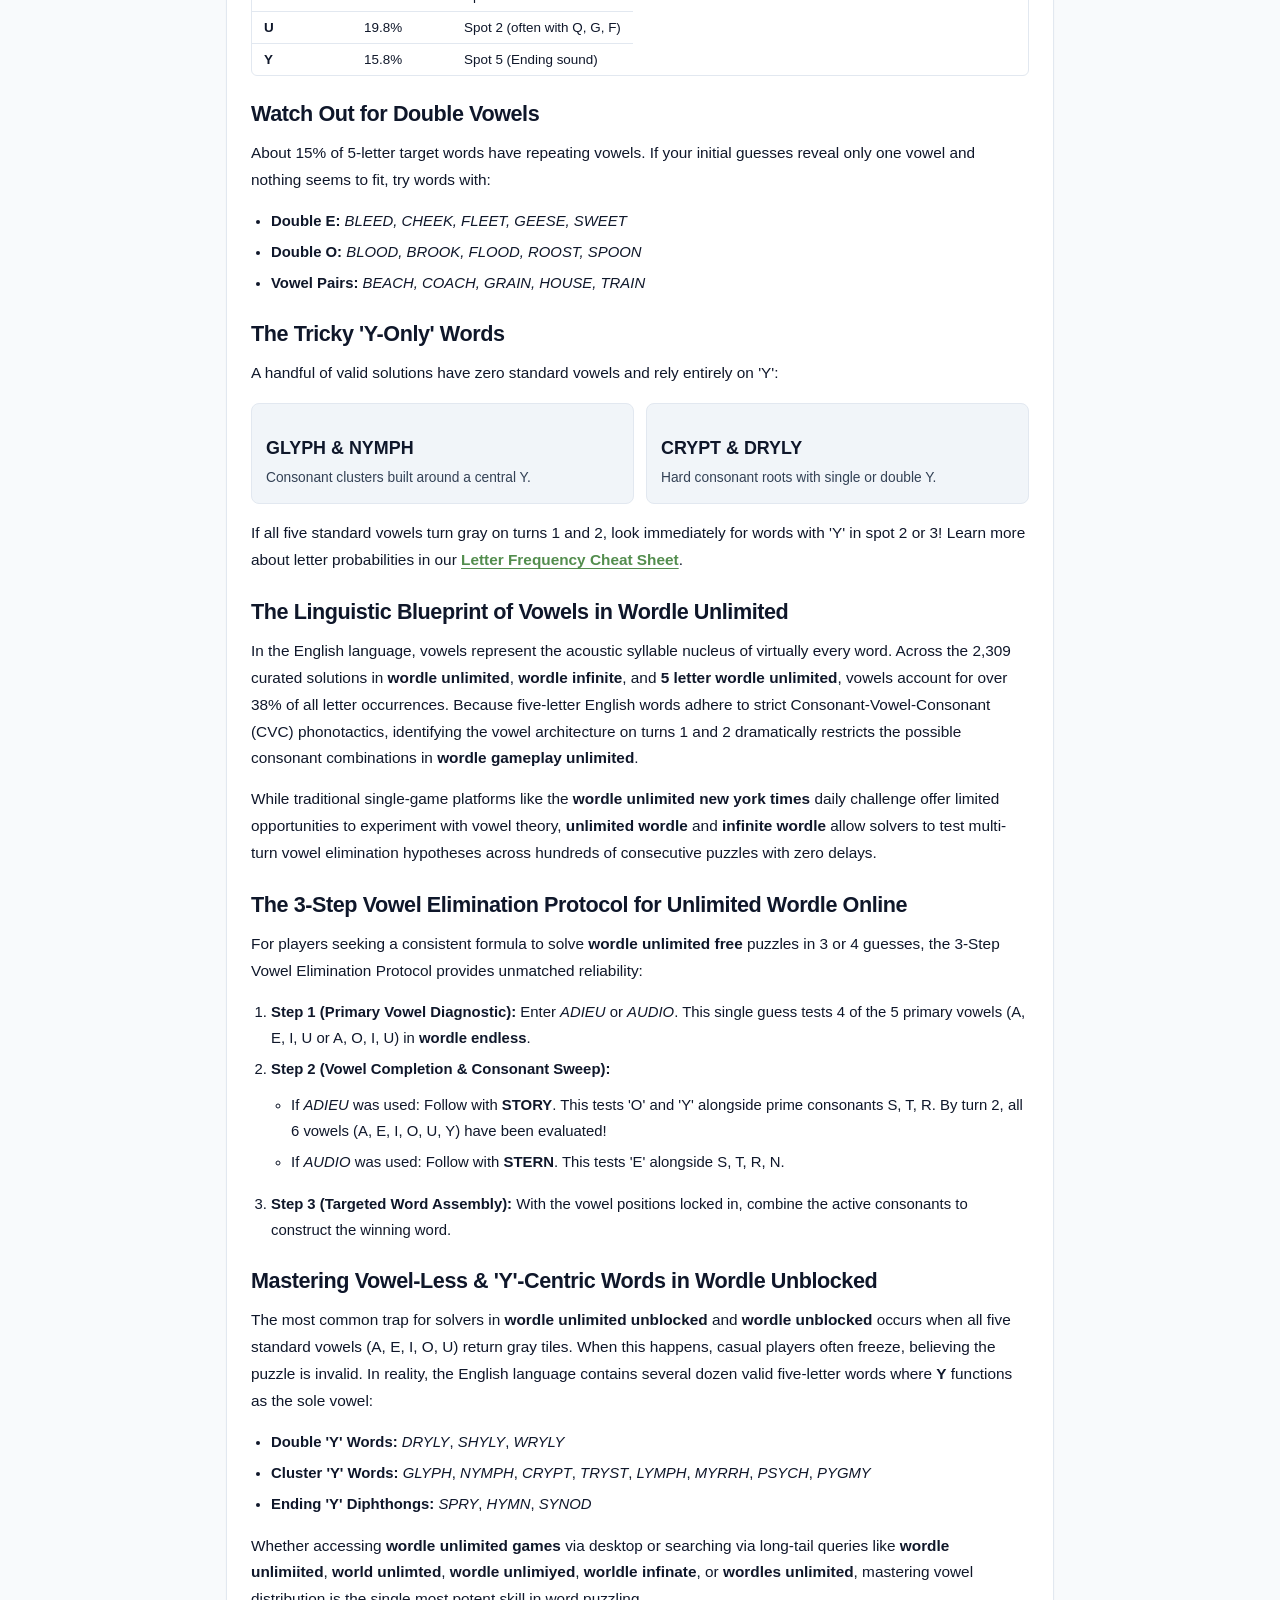
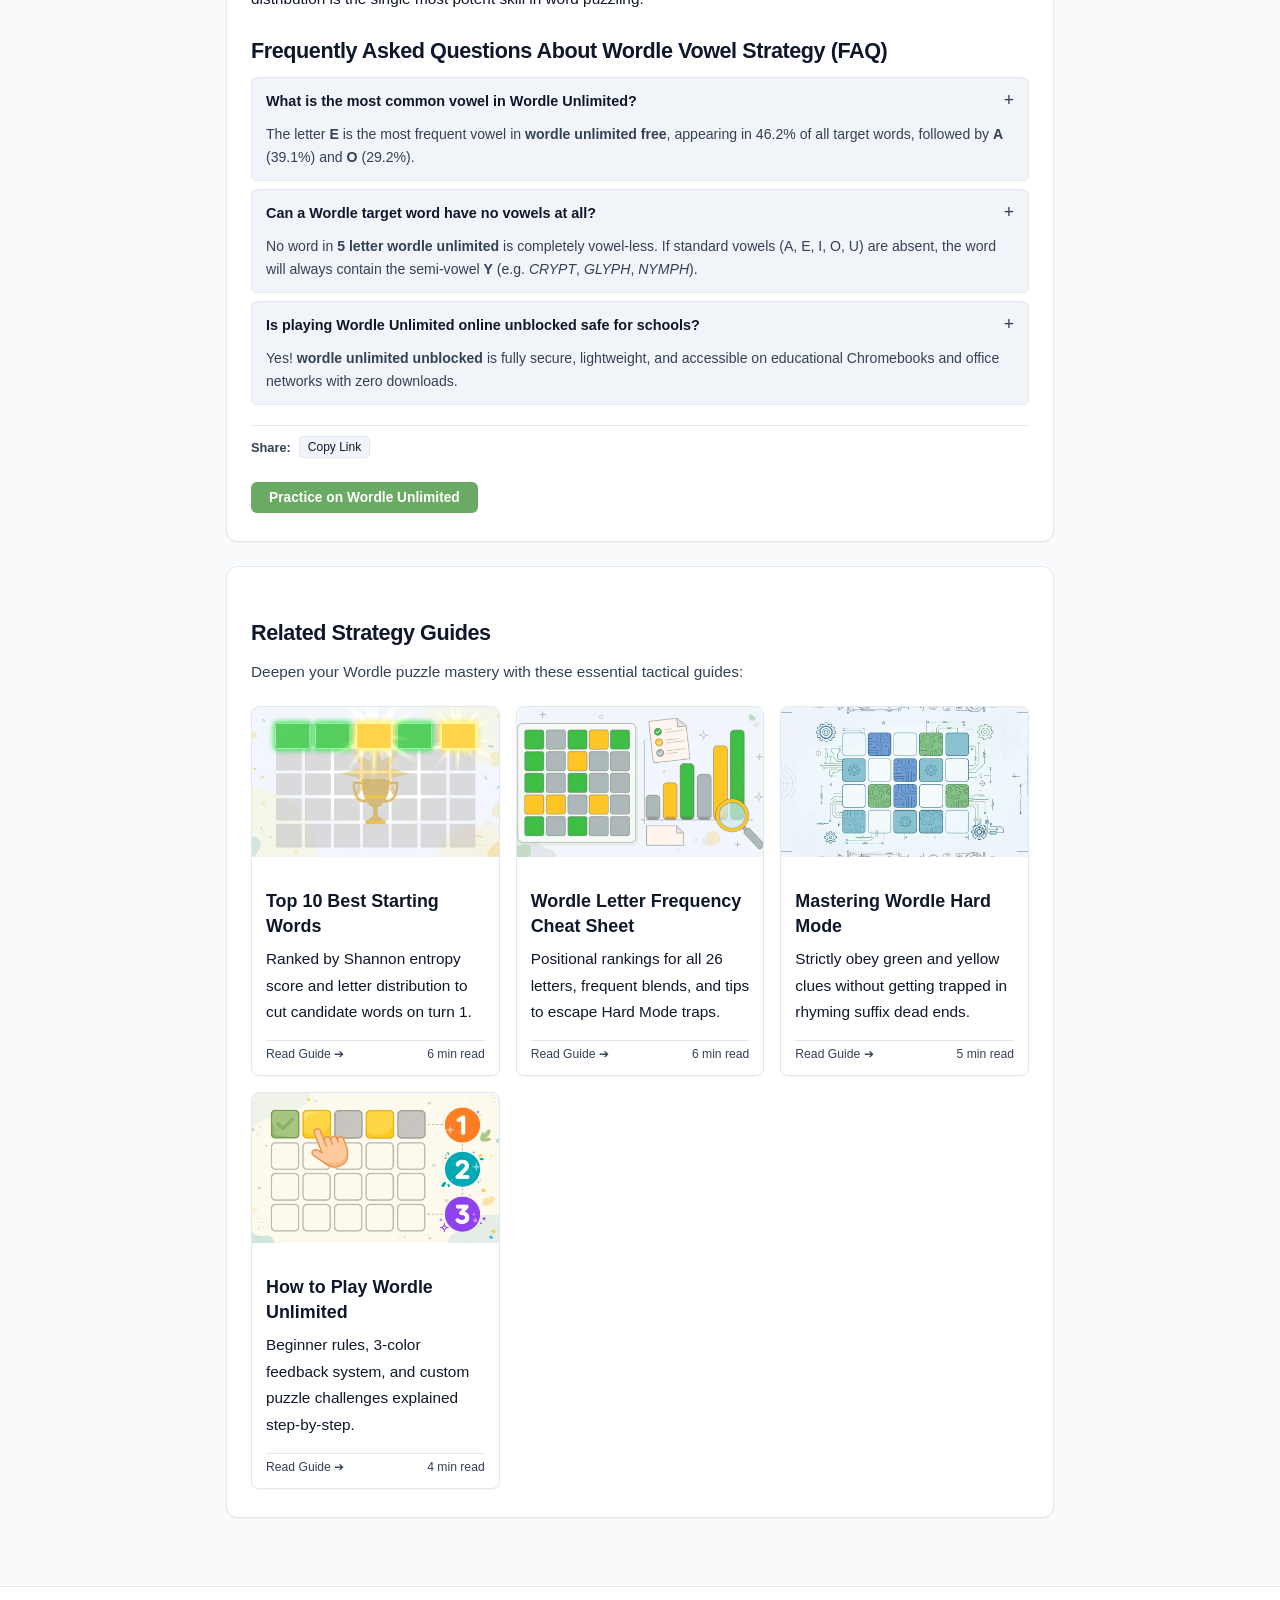
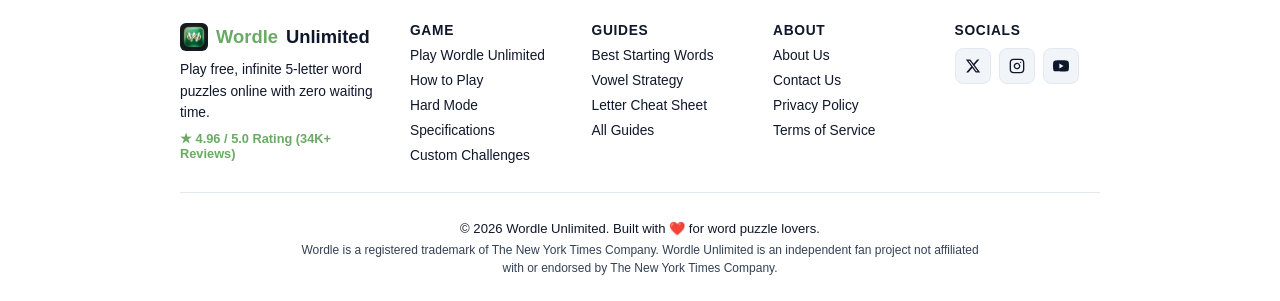
<file: blog/wordle-vowels.html>
<!DOCTYPE html>
<html lang="en">
<head>
  <meta charset="UTF-8">
  <meta name="viewport" content="width=device-width, initial-scale=1.0">

  <!-- Google tag (gtag.js) -->
  <script async src="https://www.googletagmanager.com/gtag/js?id=G-4RB1XBCFGJ"></script>
  <script>
    window.dataLayer = window.dataLayer || [];
    function gtag(){dataLayer.push(arguments);}
    gtag('js', new Date());

    gtag('config', 'G-4RB1XBCFGJ');
  </script>

  <!-- Microsoft Clarity -->
  <script type="text/javascript">
    (function(c,l,a,r,i,t,y){
        c[a]=c[a]||function(){(c[a].q=c[a].q||[]).push(arguments)};
        t=l.createElement(r);t.async=1;t.src="https://www.clarity.ms/tag/"+i;
        y=l.getElementsByTagName(r)[0];y.parentNode.insertBefore(t,y);
    })(window, document, "clarity", "script", "yrwwz8r3m9");
  </script>
  <title>Wordle Vowel Strategy: Two-Turn Elimination & Double Vowel Guide</title>
  <meta name="description" content="Master Wordle vowel elimination with our two-turn strategy. Learn vowel frequencies (E, A, O, I, U), double vowel tricks, and Y-only solutions.">
  <meta name="keywords" content="wordle vowels, wordle vowel strategy, words with most vowels, adieu wordle, double vowels wordle">
  <meta name="robots" content="index, follow, max-image-preview:large, max-snippet:-1, max-video-preview:-1">
  <link rel="canonical" href="https://wordle-unlimited.app/blog/wordle-vowels">

  <!-- Google Fonts: Poppins -->
  <link rel="preconnect" href="https://fonts.googleapis.com">
  <link rel="preconnect" href="https://fonts.gstatic.com" crossorigin>
  <link href="https://fonts.googleapis.com/css2?family=Poppins:ital,wght@0,300;0,400;0,500;0,600;0,700;0,800;1,400;1,600&display=swap" rel="stylesheet">

  <!-- OpenGraph Metadata -->
  <meta property="og:site_name" content="Wordle Unlimited">
  <meta property="og:title" content="The Power of Vowels in Wordle: Two-Turn Elimination Strategy">
  <meta property="og:description" content="Master vowel strategies in Wordle. Learn two-turn vowel elimination tactics, double-vowel patterns, and how to handle tricky vowel-less words.">
  <meta property="og:type" content="article">
  <meta property="og:url" content="https://wordle-unlimited.app/blog/wordle-vowels">
  <meta property="og:image" content="https://wordle-unlimited.app/assets/wordle-vowel-strategy.webp">

  <!-- Twitter Card Metadata -->
  <meta name="twitter:card" content="summary_large_image">
  <meta name="twitter:site" content="@Wordleinfo">
  <meta name="twitter:creator" content="@Wordleinfo">
  <meta name="twitter:title" content="The Power of Vowels in Wordle">
  <meta name="twitter:description" content="Learn how to test all 5 vowels across two turns to figure out the skeleton of the mystery word.">
  <meta name="twitter:image" content="https://wordle-unlimited.app/assets/wordle-vowel-strategy.webp">

  <link rel="icon" type="image/png" href="../assets/favicon.png">
  <link rel="stylesheet" href="../styles.css">
  <script src="../js/theme.js" defer></script>

  <!-- Schema.org Article Structured Data -->
  <script type="application/ld+json">
  {
    "@context": "https://schema.org",
    "@graph": [
      {
        "@type": "Article",
        "@id": "https://wordle-unlimited.app/blog/wordle-vowels#article",
        "headline": "The Power of Vowels in Wordle: Two-Turn Elimination Strategy",
        "description": "Vowel theory and strategy guide for Wordle players.",
        "author": { "@type": "Organization", "name": "Wordle Unlimited" },
        "publisher": { "@type": "Organization", "name": "Wordle Unlimited", "url": "https://wordle-unlimited.app/", "logo": { "@type": "ImageObject", "url": "https://wordle-unlimited.app/assets/wordle-logo.webp" }, "sameAs": ["https://x.com/Wordleinfo", "https://www.instagram.com/wordle_unlimited.app/", "https://www.youtube.com/channel/UChjoTxDOFkFuhfHpkrHSHbA"] },
        "datePublished": "2026-06-07",
        "dateModified": "2026-08-27",
        "mainEntityOfPage": "https://wordle-unlimited.app/blog/wordle-vowels"
      },
      {
        "@type": "BreadcrumbList",
        "@id": "https://wordle-unlimited.app/blog/wordle-vowels#breadcrumb",
        "itemListElement": [
          {
            "@type": "ListItem",
            "position": 1,
            "name": "Home",
            "item": "https://wordle-unlimited.app/"
          },
          {
            "@type": "ListItem",
            "position": 2,
            "name": "Guides",
            "item": "https://wordle-unlimited.app/blog"
          },
          {
            "@type": "ListItem",
            "position": 3,
            "name": "Vowel Strategy",
            "item": "https://wordle-unlimited.app/blog/wordle-vowels"
          }
        ]
      },
      {
        "@type": "FAQPage",
        "@id": "https://wordle-unlimited.app/blog/wordle-vowels#faq",
        "mainEntity": [
          {
            "@type": "Question",
            "name": "What is the most common vowel in Wordle Unlimited?",
            "acceptedAnswer": {
              "@type": "Answer",
              "text": "The letter E is the most frequent vowel in wordle unlimited free, appearing in 46.2% of all target words, followed by A (39.1%) and O (29.2%)."
            }
          },
          {
            "@type": "Question",
            "name": "Can a Wordle target word have no vowels at all?",
            "acceptedAnswer": {
              "@type": "Answer",
              "text": "No word in 5 letter wordle unlimited is completely vowel-less. If standard vowels (A, E, I, O, U) are absent, the word will always contain the semi-vowel Y (e.g. CRYPT, GLYPH, NYMPH)."
            }
          },
          {
            "@type": "Question",
            "name": "Is playing Wordle Unlimited online unblocked safe for schools?",
            "acceptedAnswer": {
              "@type": "Answer",
              "text": "Yes! wordle unlimited unblocked is fully secure, lightweight, and accessible on educational Chromebooks and office networks with zero downloads."
            }
          }
        ]
      }
    ]
  }
  </script>
</head>
<body>

  <!-- Reading Progress Bar -->
  <div id="reading-progress-container">
    <div id="reading-progress-bar"></div>
  </div>

  <!-- Header Navigation -->
  <header>
    <div class="header-left">
      <a href="../" class="logo-text">
        <img src="../assets/wordle-logo.webp" alt="Wordle Unlimited Logo" class="header-logo-img" width="32" height="32">
        <span>Wordle</span> Unlimited
      </a>
    </div>
    <div class="header-right">
      <a href="./" class="nav-link">Guides</a>
      <button class="icon-btn-round theme-toggle-btn" onclick="toggleGlobalTheme()" title="Toggle Dark/Light Mode" aria-label="Toggle Theme">
        <svg width="18" height="18" viewBox="0 0 24 24" fill="none" stroke="currentColor" stroke-width="2"><path d="M21 12.79A9 9 0 1 1 11.21 3 7 7 0 0 0 21 12.79z"/></svg>
      </button>
      <a href="../" class="btn-primary" style="text-decoration: none;">Play Wordle</a>
    </div>
  </header>

  <!-- Page Container -->
  <div class="page-container">
    
    <article class="content-card-box">
      <!-- Breadcrumbs -->
      <nav class="breadcrumbs-nav" aria-label="Breadcrumb">
        <a href="../">Home</a>
        <span>/</span>
        <a href="./">Guides</a>
        <span>/</span>
        <span style="color: var(--text-color);">Vowel Strategy</span>
      </nav>

      <h1>The Power of Vowels: Two-Turn Elimination Strategy in Wordle</h1>

      <!-- Author Byline -->
      <div class="article-meta-bar">
        <div class="author-chip">
          <div class="author-avatar">W</div>
          <div class="author-info">
            <span class="author-name">Wordle Unlimited Team</span>
            <span class="author-role">Strategy & Analytics</span>
          </div>
        </div>
        <div class="meta-stats">
          <span>Updated: Aug 2026</span>
          <span>5 min read</span>
        </div>
      </div>

      <!-- Table of Contents -->
      <div class="toc-box">
        <div class="toc-title">In this guide</div>
        <div class="toc-list">
          <a href="#vowel-diagnostic" class="toc-link">Two-Turn Vowel Test</a>
          <a href="#frequency-distribution" class="toc-link">Vowel Frequencies</a>
          <a href="#double-vowels" class="toc-link">Double Vowel Patterns</a>
          <a href="#no-vowel-words" class="toc-link">Vowel-less 'Y' Words</a>
        </div>
      </div>

      <div class="webp-box">
        <img src="../assets/wordle-vowels-mastery.webp" alt="Five colorful Wordle tiles floating in an arch over a puzzle board for Wordle vowels strategy guide" width="640" height="360" loading="eager" decoding="async">
      </div>

      <p>
        Over 99% of 5-letter English words contain at least one vowel (A, E, I, O, U, or Y). Because vowels form the core of almost every word structure, figuring out which vowels are present—and where they sit—is the fastest way to solve puzzles consistently.
      </p>

      <div class="takeaways-box">
        <h3>Key Takeaways</h3>
        <ul>
          <li><strong>E and A:</strong> The most common letters in Wordle, appearing in over 40% of all solutions.</li>
          <li><strong>ADIEU + STORY:</strong> Tests all 5 standard vowels plus Y in your first two guesses.</li>
          <li><strong>Double Vowels:</strong> If only one vowel is found, think of words with double E or double O.</li>
        </ul>
      </div>

      <h2 id="vowel-diagnostic">The Two-Turn Vowel Test</h2>
      <p>
        If you want to quickly map out the vowels in the secret word, try this two-step opener:
      </p>
      <ul>
        <li><strong>Guess 1: ADIEU</strong> (checks A, I, E, U)</li>
        <li><strong>Guess 2: STORY</strong> (checks O, Y plus S, T, R)</li>
      </ul>
      <p>
        By turn 2, you will know exactly which vowels exist in the target word, whether any are in the right position, and whether the word uses Y as its vowel sound.
      </p>
      <p>
        Check our <a href="best-wordle-starting-words">Best Starting Words Guide</a> for more opening ideas.
      </p>

      <h2 id="frequency-distribution">Vowel Frequency in 5-Letter Words</h2>
      <table class="styled-table">
        <thead>
          <tr>
            <th>Vowel</th>
            <th>Frequency</th>
            <th>Common Positions</th>
          </tr>
        </thead>
        <tbody>
          <tr><td><strong>E</strong></td><td>46.2%</td><td>Spot 2, 4, and 5 (Silent E)</td></tr>
          <tr><td><strong>A</strong></td><td>39.1%</td><td>Spot 2 and 3</td></tr>
          <tr><td><strong>O</strong></td><td>29.2%</td><td>Spot 2 and 3</td></tr>
          <tr><td><strong>I</strong></td><td>28.4%</td><td>Spot 2 and 3</td></tr>
          <tr><td><strong>U</strong></td><td>19.8%</td><td>Spot 2 (often with Q, G, F)</td></tr>
          <tr><td><strong>Y</strong></td><td>15.8%</td><td>Spot 5 (Ending sound)</td></tr>
        </tbody>
      </table>

      <h2 id="double-vowels">Watch Out for Double Vowels</h2>
      <p>
        About 15% of 5-letter target words have repeating vowels. If your initial guesses reveal only one vowel and nothing seems to fit, try words with:
      </p>
      <ul>
        <li><strong>Double E:</strong> <em>BLEED, CHEEK, FLEET, GEESE, SWEET</em></li>
        <li><strong>Double O:</strong> <em>BLOOD, BROOK, FLOOD, ROOST, SPOON</em></li>
        <li><strong>Vowel Pairs:</strong> <em>BEACH, COACH, GRAIN, HOUSE, TRAIN</em></li>
      </ul>

      <h2 id="no-vowel-words">The Tricky 'Y-Only' Words</h2>
      <p>
        A handful of valid solutions have zero standard vowels and rely entirely on 'Y':
      </p>
      <div class="feature-grid">
        <div class="feature-box">
          <h3>GLYPH & NYMPH</h3>
          <p>Consonant clusters built around a central Y.</p>
        </div>
        <div class="feature-box">
          <h3>CRYPT & DRYLY</h3>
          <p>Hard consonant roots with single or double Y.</p>
        </div>
      </div>
      <p>
        If all five standard vowels turn gray on turns 1 and 2, look immediately for words with 'Y' in spot 2 or 3! Learn more about letter probabilities in our <a href="wordle-cheat-sheet">Letter Frequency Cheat Sheet</a>.
      </p>

      
      <h2 id="linguistic-vowels">The Linguistic Blueprint of Vowels in Wordle Unlimited</h2>
      <p>
        In the English language, vowels represent the acoustic syllable nucleus of virtually every word. Across the 2,309 curated solutions in <strong>wordle unlimited</strong>, <strong>wordle infinite</strong>, and <strong>5 letter wordle unlimited</strong>, vowels account for over 38% of all letter occurrences. Because five-letter English words adhere to strict Consonant-Vowel-Consonant (CVC) phonotactics, identifying the vowel architecture on turns 1 and 2 dramatically restricts the possible consonant combinations in <strong>wordle gameplay unlimited</strong>.
      </p>
      <p>
        While traditional single-game platforms like the <strong>wordle unlimited new york times</strong> daily challenge offer limited opportunities to experiment with vowel theory, <strong>unlimited wordle</strong> and <strong>infinite wordle</strong> allow solvers to test multi-turn vowel elimination hypotheses across hundreds of consecutive puzzles with zero delays.
      </p>

      <h2 id="three-turn-protocol">The 3-Step Vowel Elimination Protocol for Unlimited Wordle Online</h2>
      <p>
        For players seeking a consistent formula to solve <strong>wordle unlimited free</strong> puzzles in 3 or 4 guesses, the 3-Step Vowel Elimination Protocol provides unmatched reliability:
      </p>
      <ol>
        <li><strong>Step 1 (Primary Vowel Diagnostic):</strong> Enter <em>ADIEU</em> or <em>AUDIO</em>. This single guess tests 4 of the 5 primary vowels (A, E, I, U or A, O, I, U) in <strong>wordle endless</strong>.</li>
        <li><strong>Step 2 (Vowel Completion & Consonant Sweep):</strong>
          <ul>
            <li>If <em>ADIEU</em> was used: Follow with <strong>STORY</strong>. This tests 'O' and 'Y' alongside prime consonants S, T, R. By turn 2, all 6 vowels (A, E, I, O, U, Y) have been evaluated!</li>
            <li>If <em>AUDIO</em> was used: Follow with <strong>STERN</strong>. This tests 'E' alongside S, T, R, N.</li>
          </ul>
        </li>
        <li><strong>Step 3 (Targeted Word Assembly):</strong> With the vowel positions locked in, combine the active consonants to construct the winning word.</li>
      </ol>

      <h2 id="y-vowel-mastery">Mastering Vowel-Less & 'Y'-Centric Words in Wordle Unblocked</h2>
      <p>
        The most common trap for solvers in <strong>wordle unlimited unblocked</strong> and <strong>wordle unblocked</strong> occurs when all five standard vowels (A, E, I, O, U) return gray tiles. When this happens, casual players often freeze, believing the puzzle is invalid. In reality, the English language contains several dozen valid five-letter words where <strong>Y</strong> functions as the sole vowel:
      </p>
      <ul>
        <li><strong>Double 'Y' Words:</strong> <em>DRYLY</em>, <em>SHYLY</em>, <em>WRYLY</em></li>
        <li><strong>Cluster 'Y' Words:</strong> <em>GLYPH</em>, <em>NYMPH</em>, <em>CRYPT</em>, <em>TRYST</em>, <em>LYMPH</em>, <em>MYRRH</em>, <em>PSYCH</em>, <em>PYGMY</em></li>
        <li><strong>Ending 'Y' Diphthongs:</strong> <em>SPRY</em>, <em>HYMN</em>, <em>SYNOD</em></li>
      </ul>
      <p>
        Whether accessing <strong>wordle unlimited games</strong> via desktop or searching via long-tail queries like <strong>wordle unlimiited</strong>, <strong>world unlimted</strong>, <strong>wordle unlimiyed</strong>, <strong>worldle infinate</strong>, or <strong>wordles unlimited</strong>, mastering vowel distribution is the single most potent skill in word puzzling.
      </p>

      <h2 id="vowels-faq">Frequently Asked Questions About Wordle Vowel Strategy (FAQ)</h2>
      <div class="faq-accordion">
        <div class="faq-item">
          <summary>What is the most common vowel in Wordle Unlimited?</summary>
          <div>The letter <strong>E</strong> is the most frequent vowel in <strong>wordle unlimited free</strong>, appearing in 46.2% of all target words, followed by <strong>A</strong> (39.1%) and <strong>O</strong> (29.2%).</div>
        </div>
        <div class="faq-item">
          <summary>Can a Wordle target word have no vowels at all?</summary>
          <div>No word in <strong>5 letter wordle unlimited</strong> is completely vowel-less. If standard vowels (A, E, I, O, U) are absent, the word will always contain the semi-vowel <strong>Y</strong> (e.g. <em>CRYPT</em>, <em>GLYPH</em>, <em>NYMPH</em>).</div>
        </div>
        <div class="faq-item">
          <summary>Is playing Wordle Unlimited online unblocked safe for schools?</summary>
          <div>Yes! <strong>wordle unlimited unblocked</strong> is fully secure, lightweight, and accessible on educational Chromebooks and office networks with zero downloads.</div>
        </div>
      </div>

      <!-- Share Bar -->
      <div class="article-share-bar">
        <span class="share-label">Share:</span>
        <button class="share-btn-pill" onclick="navigator.clipboard.writeText(window.location.href); showToast('Link copied to clipboard!');">Copy Link</button>
      </div>

      <!-- Action -->
      <div style="margin-top: 24px;">
        <a href="../" class="btn-primary" style="text-decoration: none;">Practice on Wordle Unlimited</a>
      </div>
    </article>

    <!-- Related Guides Cross-Links -->
    <section class="content-card-box">
      <h2>Related Strategy Guides</h2>
      <p style="color: var(--text-muted); margin-bottom: 20px;">Deepen your Wordle puzzle mastery with these essential tactical guides:</p>
      <div class="blog-grid">
        <a href="best-wordle-starting-words" class="blog-card">
          <img src="../assets/best-wordle-starters.webp" alt="Wordle grid with glowing green and yellow tiles and golden victory trophy for best Wordle starting words guide" class="blog-card-img" width="640" height="360" loading="lazy" decoding="async">
          <div class="blog-card-body">
            <h3 class="blog-card-title">Top 10 Best Starting Words</h3>
            <p class="blog-card-excerpt">Ranked by Shannon entropy score and letter distribution to cut candidate words on turn 1.</p>
            <div class="blog-card-meta"><span>Read Guide ➔</span><span>6 min read</span></div>
          </div>
        </a>
        <a href="wordle-cheat-sheet" class="blog-card">
          <img src="../assets/wordle-letter-frequency-matrix.webp" alt="Wordle puzzle grid beside a frequency bar chart and magnifying glass for Wordle cheat sheet guide" class="blog-card-img" width="640" height="360" loading="lazy" decoding="async">
          <div class="blog-card-body">
            <h3 class="blog-card-title">Wordle Letter Frequency Cheat Sheet</h3>
            <p class="blog-card-excerpt">Positional rankings for all 26 letters, frequent blends, and tips to escape Hard Mode traps.</p>
            <div class="blog-card-meta"><span>Read Guide ➔</span><span>6 min read</span></div>
          </div>
        </a>
        <a href="wordle-hard-mode-guide" class="blog-card">
          <img src="../assets/wordle-hard-mode-tactics.webp" alt="Technical blueprint with mechanical gears and circuit tiles for Wordle Hard Mode tactics guide" class="blog-card-img" width="640" height="360" loading="lazy" decoding="async">
          <div class="blog-card-body">
            <h3 class="blog-card-title">Mastering Wordle Hard Mode</h3>
            <p class="blog-card-excerpt">Strictly obey green and yellow clues without getting trapped in rhyming suffix dead ends.</p>
            <div class="blog-card-meta"><span>Read Guide ➔</span><span>5 min read</span></div>
          </div>
        </a>
        <a href="how-to-play-wordle-unlimited" class="blog-card">
          <img src="../assets/how-to-play-wordle-guide.webp" alt="Hand tapping a Wordle tile with step 1 2 3 tutorial guide for how to play Wordle Unlimited" class="blog-card-img" width="640" height="360" loading="lazy" decoding="async">
          <div class="blog-card-body">
            <h3 class="blog-card-title">How to Play Wordle Unlimited</h3>
            <p class="blog-card-excerpt">Beginner rules, 3-color feedback system, and custom puzzle challenges explained step-by-step.</p>
            <div class="blog-card-meta"><span>Read Guide ➔</span><span>4 min read</span></div>
          </div>
        </a>
      </div>
    </section>

  </div>

  <!-- Floating Action -->
  <div class="floating-action-pill">
    <a href="../">Play Wordle</a>
    <div class="floating-scroll-top" onclick="window.scrollTo({top: 0, behavior: 'smooth'})" title="Scroll to Top">▲</div>
  </div>

  <div id="toast-container"></div>

  <!-- Footer -->
  <footer>
    <div class="footer-container">
      <div class="footer-main-grid">
        <div class="footer-brand-col">
          <a href="../" class="footer-brand-logo">
            <img src="../assets/wordle-logo.webp" alt="Wordle Unlimited 3D Green Tile Logo WebP" class="footer-logo-img" width="32" height="32">
            <span>Wordle</span> Unlimited
          </a>
          <p class="footer-brand-desc">
            Play free, infinite 5-letter word puzzles online with zero waiting time.
          </p>
          <div class="footer-rating-pill">
            ★ 4.96 / 5.0 Rating (34K+ Reviews)
          </div>
        </div>

        <div class="footer-col">
          <div class="footer-col-heading">Game</div>
          <ul class="footer-col-nav">
            <li><a href="../">Play Wordle Unlimited</a></li>
            <li><a href="how-to-play-wordle-unlimited">How to Play</a></li>
            <li><a href="wordle-hard-mode-guide">Hard Mode</a></li>
            <li><a href="wordle-unlimited-specifications">Specifications</a></li>
            <li><a href="../">Custom Challenges</a></li>
          </ul>
        </div>

        <div class="footer-col">
          <div class="footer-col-heading">Guides</div>
          <ul class="footer-col-nav">
            <li><a href="best-wordle-starting-words">Best Starting Words</a></li>
            <li><a href="wordle-vowels">Vowel Strategy</a></li>
            <li><a href="wordle-cheat-sheet">Letter Cheat Sheet</a></li>
            <li><a href="./">All Guides</a></li>
          </ul>
        </div>

        <div class="footer-col">
          <div class="footer-col-heading">About</div>
          <ul class="footer-col-nav">
            <li><a href="../about-us">About Us</a></li>
            <li><a href="../contact-us">Contact Us</a></li>
            <li><a href="../privacy-policy">Privacy Policy</a></li>
            <li><a href="../terms-of-service">Terms of Service</a></li>
          </ul>
        </div>

        <div class="footer-col">
          <div class="footer-col-heading">Socials</div>
          <div class="footer-social-icons-row">
            <a href="https://x.com/Wordleinfo" target="_blank" rel="noopener noreferrer" class="footer-icon-square x-twitter" title="Follow Wordle Unlimited on X (Twitter)" aria-label="X Twitter">
              <svg viewBox="0 0 24 24" fill="currentColor"><path d="M18.244 2.25h3.308l-7.227 8.26 8.502 11.24H16.17l-5.214-6.817L4.99 21.75H1.68l7.73-8.835L1.254 2.25H8.08l4.713 6.231zm-1.161 17.52h1.833L7.084 4.126H5.117z"/></svg>
            </a>
            <a href="https://www.instagram.com/wordle_unlimited.app/" target="_blank" rel="noopener noreferrer" class="footer-icon-square instagram" title="Follow Wordle Unlimited on Instagram" aria-label="Instagram">
              <svg viewBox="0 0 24 24" fill="none" stroke="currentColor" stroke-width="2" stroke-linecap="round" stroke-linejoin="round"><rect x="2" y="2" width="20" height="20" rx="5" ry="5"></rect><path d="M16 11.37A4 4 0 1 1 12.63 8 4 4 0 0 1 16 11.37z"></path><line x1="17.5" y1="6.5" x2="17.51" y2="6.5"></line></svg>
            </a>
            <a href="https://www.youtube.com/channel/UChjoTxDOFkFuhfHpkrHSHbA" target="_blank" rel="noopener noreferrer" class="footer-icon-square youtube" title="Subscribe to Wordle Unlimited on YouTube" aria-label="YouTube">
              <svg viewBox="0 0 24 24" fill="currentColor"><path d="M23.498 6.186a3.016 3.016 0 0 0-2.122-2.136C19.505 3.545 12 3.545 12 3.545s-7.505 0-9.377.505A3.017 3.017 0 0 0 .502 6.186C0 8.07 0 12 0 12s0 3.93.502 5.814a3.016 3.016 0 0 0 2.122 2.136c1.871.505 9.376.505 9.376.505s7.505 0 9.377-.505a3.015 3.015 0 0 0 2.122-2.136C24 15.93 24 12 24 12s0-3.93-.502-5.814zM9.545 15.568V8.432L15.818 12l-6.273 3.568z"/></svg>
            </a>
          </div>
        </div>
      </div>

      <div class="footer-divider"></div>

      <div class="footer-bottom-bar">
        <p class="footer-copyright">
          © 2026 Wordle Unlimited. Built with ❤️ for word puzzle lovers.
        </p>
        <p class="footer-disclaimer">
          Wordle is a registered trademark of The New York Times Company. Wordle Unlimited is an independent fan project not affiliated with or endorsed by The New York Times Company.
        </p>
      </div>
    </div>
  </footer>

  <script>
    window.addEventListener('scroll', () => {
      const winScroll = document.documentElement.scrollTop;
      const height = document.documentElement.scrollHeight - document.documentElement.clientHeight;
      const scrolled = (winScroll / height) * 100;
      document.getElementById('reading-progress-bar').style.width = scrolled + '%';
    });

    function showToast(msg, duration = 2000) {
      const container = document.getElementById('toast-container');
      const toast = document.createElement('div');
      toast.className = 'toast';
      toast.textContent = msg;
      container.appendChild(toast);
      setTimeout(() => {
        toast.style.opacity = '0';
        setTimeout(() => toast.remove(), 300);
      }, duration);
    }
  </script>

</body>
</html>
</file>
<file: styles.css>
/* Wordle Unlimited - Core & Mobile-Responsive Design System */

.sr-only {
  position: absolute;
  width: 1px;
  height: 1px;
  padding: 0;
  margin: -1px;
  overflow: hidden;
  clip: rect(0, 0, 0, 0);
  white-space: nowrap;
  border-width: 0;
}

:root {
  --font-main: -apple-system, BlinkMacSystemFont, "Segoe UI", Roboto, "Helvetica Neue", Arial, sans-serif;
  --bg-color: #f8fafc;
  --bg-subtle: #f1f5f9;
  --text-color: #0f172a;
  --text-muted: #334155;
  --text-light: #94a3b8;
  --tile-bg: #ffffff;
  --tile-border: #cbd5e1;
  --tile-border-active: #878a8c;
  --tile-text: #0f172a;
  --color-correct: #6aaa64;
  --color-correct-dark: #538d4e;
  --color-present: #c9b458;
  --color-present-dark: #b59f3b;
  --color-absent: #787c7e;
  --color-absent-dark: #616567;
  --key-bg: #d3d6da;
  --key-text: #1a1a1b;
  --key-border: transparent;
  --key-active: #b0b4b9;
  --header-bg: rgba(248, 250, 252, 0.95);
  --header-border: #e2e8f0;
  --card-bg: #ffffff;
  --card-border: #e2e8f0;
  --shadow-sm: 0 1px 2px rgba(0, 0, 0, 0.04);
  --shadow-md: 0 4px 16px -2px rgba(15, 23, 42, 0.06);
  --shadow-lg: 0 12px 32px -4px rgba(15, 23, 42, 0.08);
  --footer-bg: #ffffff;
  --footer-border: #e2e8f0;
  --footer-text: #0f172a;
  --footer-muted: #334155;
  --footer-link-hover: #6aaa64;
}

html.dark-mode, body.dark-mode {
  --bg-color: #121213;
  --bg-subtle: #1a1a1b;
  --text-color: #f8fafc;
  --text-muted: #94a3b8;
  --text-light: #64748b;
  --tile-bg: #121213;
  --tile-border: #3a3a3c;
  --tile-border-active: #818384;
  --tile-text: #f8fafc;
  --color-correct: #538d4e;
  --color-correct-dark: #467842;
  --color-present: #b59f3b;
  --color-present-dark: #96832e;
  --color-absent: #3a3a3c;
  --color-absent-dark: #272729;
  --key-bg: #818384;
  --key-text: #ffffff;
  --key-border: transparent;
  --key-active: #565758;
  --header-bg: rgba(18, 18, 19, 0.95);
  --header-border: #272729;
  --card-bg: #1a1a1b;
  --card-border: #272729;
  --shadow-sm: 0 1px 2px rgba(0, 0, 0, 0.4);
  --shadow-md: 0 4px 16px rgba(0, 0, 0, 0.4);
  --shadow-lg: 0 12px 32px rgba(0, 0, 0, 0.6);
  --footer-bg: #121213;
  --footer-border: #272729;
  --footer-text: #f8fafc;
  --footer-muted: #cbd5e1;
  --footer-link-hover: #4ade80;
}

*, *::before, *::after {
  box-sizing: border-box;
  margin: 0;
  padding: 0;
  -webkit-tap-highlight-color: transparent;
}

html {
  scroll-behavior: smooth;
  width: 100%;
  overflow-x: hidden;
}

body {
  font-family: var(--font-main);
  background-color: var(--bg-color);
  color: var(--text-color);
  display: flex;
  flex-direction: column;
  align-items: center;
  min-height: 100vh;
  min-height: 100dvh;
  transition: background-color 0.2s ease, color 0.2s ease;
  -webkit-font-smoothing: antialiased;
  -moz-osx-font-smoothing: grayscale;
  overflow-x: hidden;
  width: 100%;
  max-width: 100vw;
}

img {
  max-width: 100%;
  height: auto;
  display: block;
}

#reading-progress-container {
  position: fixed;
  top: 0;
  left: 0;
  width: 100%;
  height: 3px;
  background: transparent;
  z-index: 1000;
}

#reading-progress-bar {
  height: 100%;
  width: 0%;
  background: var(--color-correct);
  transition: width 0.08s ease-out;
}

/* Header */
header {
  width: 100%;
  max-width: 980px;
  height: 52px;
  display: flex;
  justify-content: space-between;
  align-items: center;
  padding: 0 16px;
  background: var(--header-bg);
  border-bottom: 1px solid var(--header-border);
  position: sticky;
  top: 0;
  z-index: 100;
  backdrop-filter: blur(12px);
  -webkit-backdrop-filter: blur(12px);
}

.header-left, .header-right {
  display: flex;
  align-items: center;
  gap: 10px;
}

.logo-title {
  margin: 0;
  padding: 0;
  font-size: 1.25rem;
  font-weight: 800;
  line-height: 1;
  display: inline-flex;
  align-items: center;
}

.logo-text {
  font-size: 1.25rem;
  font-weight: 800;
  letter-spacing: -0.03em;
  color: var(--text-color);
  text-decoration: none;
  display: flex;
  align-items: center;
  gap: 8px;
}

.header-logo-img {
  width: 28px;
  height: 28px;
  border-radius: 6px;
  object-fit: cover;
  display: inline-block;
  transition: transform 0.2s ease;
}

.logo-text:hover .header-logo-img {
  transform: scale(1.06);
}

.logo-text span {
  color: var(--color-correct);
}

.nav-link {
  font-size: 0.88rem;
  font-weight: 600;
  color: var(--text-muted);
  text-decoration: none;
  padding: 5px 8px;
  border-radius: 6px;
  transition: all 0.15s ease;
  white-space: nowrap;
}

.nav-link:hover {
  color: var(--text-color);
  background: var(--bg-subtle);
}

.icon-btn-round {
  background: transparent;
  border: 1px solid transparent;
  color: var(--text-muted);
  width: 34px;
  height: 34px;
  border-radius: 6px;
  display: flex;
  align-items: center;
  justify-content: center;
  cursor: pointer;
  transition: all 0.15s ease;
  flex-shrink: 0;
}

.icon-btn-round:hover {
  background: var(--bg-subtle);
  color: var(--text-color);
  border-color: var(--header-border);
}

/* Top "New Game" Button - Sleek, Vibrant & Modern */
.btn-new-game-top {
  position: relative;
  overflow: hidden;
  font-family: var(--font-main);
  background: linear-gradient(135deg, #22c55e 0%, #16a34a 55%, #15803d 100%);
  color: #ffffff;
  border: 1px solid rgba(255, 255, 255, 0.24);
  border-radius: 9999px;
  padding: 7px 16px;
  height: 35px;
  font-size: 0.84rem;
  font-weight: 700;
  letter-spacing: 0.015em;
  display: inline-flex;
  align-items: center;
  justify-content: center;
  gap: 7px;
  cursor: pointer;
  white-space: nowrap;
  user-select: none;
  touch-action: manipulation;
  box-shadow: 0 2px 10px rgba(22, 163, 74, 0.28), inset 0 1px 0.5px rgba(255, 255, 255, 0.35);
  text-shadow: 0 1px 2px rgba(0, 0, 0, 0.22);
  transition: transform 0.2s cubic-bezier(0.34, 1.56, 0.64, 1), box-shadow 0.2s ease, filter 0.2s ease, background 0.25s ease;
}

/* Subtle Shimmer Sheen on Hover */
.btn-new-game-top::after {
  content: '';
  position: absolute;
  top: -50%;
  left: -80%;
  width: 50%;
  height: 200%;
  background: linear-gradient(90deg, transparent, rgba(255, 255, 255, 0.24), transparent);
  transform: rotate(25deg);
  pointer-events: none;
  transition: none;
}

.btn-new-game-top:hover::after {
  left: 140%;
  transition: left 0.65s cubic-bezier(0.4, 0, 0.2, 1);
}

.btn-new-game-top:hover {
  background: linear-gradient(135deg, #2ecc71 0%, #16a34a 50%, #14532d 100%);
  transform: translateY(-1.5px);
  filter: brightness(1.04);
  box-shadow: 0 4px 16px rgba(34, 197, 94, 0.45), inset 0 1px 1px rgba(255, 255, 255, 0.45);
}

.btn-new-game-top:active {
  transform: translateY(1px) scale(0.97);
  box-shadow: 0 1px 4px rgba(0, 0, 0, 0.25), inset 0 1px 2px rgba(0, 0, 0, 0.2);
  filter: brightness(0.98);
}

.btn-new-game-top:focus-visible {
  outline: 2px solid #22c55e;
  outline-offset: 2px;
}

.btn-new-game-top svg,
.btn-new-game-top .new-game-icon,
.btn-new-game-top span {
  pointer-events: none;
}

.btn-new-game-top svg,
.btn-new-game-top .new-game-icon {
  width: 15px;
  height: 15px;
  flex-shrink: 0;
  transition: transform 0.45s cubic-bezier(0.34, 1.56, 0.64, 1);
}

.btn-new-game-top:hover svg,
.btn-new-game-top:hover .new-game-icon {
  transform: rotate(180deg);
}

@keyframes spin-refresh {
  0% { transform: rotate(0deg); }
  100% { transform: rotate(360deg); }
}

.btn-new-game-top.is-spinning svg,
.btn-new-game-top.is-spinning .new-game-icon {
  animation: spin-refresh 0.6s cubic-bezier(0.4, 0, 0.2, 1);
}

/* Dark mode styling for top button */
html.dark-mode .btn-new-game-top,
body.dark-mode .btn-new-game-top {
  background: linear-gradient(135deg, #22c55e 0%, #15803d 100%);
  box-shadow: 0 2px 12px rgba(34, 197, 94, 0.35), inset 0 1px 0.5px rgba(255, 255, 255, 0.28);
  border-color: rgba(255, 255, 255, 0.2);
}

html.dark-mode .btn-new-game-top:hover,
body.dark-mode .btn-new-game-top:hover {
  background: linear-gradient(135deg, #4ade80 0%, #16a34a 100%);
  box-shadow: 0 4px 18px rgba(34, 197, 94, 0.52), inset 0 1px 1px rgba(255, 255, 255, 0.4);
}

/* Game Wrapper & Board */
.game-wrapper {
  display: flex;
  flex-direction: column;
  align-items: center;
  justify-content: flex-start;
  width: 100%;
  max-width: 500px;
  height: auto;
  padding: 12px 12px 16px 12px;
  margin: 0 auto;
  box-sizing: border-box;
}

#game-grid {
  display: grid;
  grid-template-rows: repeat(6, 1fr);
  gap: 5px;
  width: 100%;
  max-width: min(320px, 75vw, calc(100dvh - 270px));
  aspect-ratio: 5 / 6;
  margin: 0 auto 10px auto;
}

.grid-row {
  display: grid;
  grid-template-columns: repeat(5, 1fr);
  gap: 5px;
  width: 100%;
  height: 100%;
}

.tile {
  width: 100%;
  height: 100%;
  border: 2px solid var(--tile-border);
  border-radius: 4px;
  display: flex;
  justify-content: center;
  align-items: center;
  font-size: clamp(1.2rem, 3.2vh, 1.8rem);
  font-weight: 700;
  text-transform: uppercase;
  background-color: var(--tile-bg);
  color: var(--tile-text);
  box-shadow: none;
  transition: border-color 0.15s ease, background-color 0.15s ease;
  user-select: none;
}

.tile.pop {
  animation: popTile 0.1s ease-in-out;
  border-color: var(--tile-border-active);
}

@keyframes popTile {
  0% { transform: scale(1); }
  50% { transform: scale(1.1); }
  100% { transform: scale(1); }
}

.grid-row.shake {
  animation: shakeRow 0.45s ease-in-out;
}

@keyframes shakeRow {
  10%, 90% { transform: translateX(-3px); }
  20%, 80% { transform: translateX(4px); }
  30%, 50%, 70% { transform: translateX(-4px); }
  40%, 60% { transform: translateX(4px); }
}

.tile.flip {
  animation: flipTile 0.5s ease forwards;
}

@keyframes flipTile {
  0% { transform: rotateX(0deg); }
  49% { transform: rotateX(90deg); border-color: var(--tile-border); }
  50% { transform: rotateX(90deg); }
  100% { transform: rotateX(0deg); }
}

.tile.win-bounce {
  animation: winBounce 0.5s ease forwards;
}

@keyframes winBounce {
  0%, 100% { transform: translateY(0); }
  40% { transform: translateY(-16px); }
  70% { transform: translateY(-4px); }
}

.tile.correct {
  background-color: var(--color-correct) !important;
  border-color: var(--color-correct) !important;
  color: #ffffff !important;
}

.tile.present {
  background-color: var(--color-present) !important;
  border-color: var(--color-present) !important;
  color: #ffffff !important;
}

.tile.absent {
  background-color: var(--color-absent) !important;
  border-color: var(--color-absent) !important;
  color: #ffffff !important;
}

/* Virtual Keyboard */
#virtual-keyboard {
  width: 100%;
  max-width: 480px;
  display: flex;
  flex-direction: column;
  gap: 5px;
  touch-action: manipulation;
  user-select: none;
}

.keyboard-row {
  display: flex;
  justify-content: center;
  gap: 5px;
  width: 100%;
}

.key-btn {
  font-family: var(--font-main);
  flex: 1;
  height: clamp(40px, 5.5vh, 48px);
  border: none;
  border-radius: 4px;
  background-color: var(--key-bg);
  color: var(--key-text);
  font-size: clamp(0.85rem, 2vh, 1.05rem);
  font-weight: 700;
  cursor: pointer;
  display: flex;
  justify-content: center;
  align-items: center;
  transition: all 0.1s ease;
  touch-action: manipulation;
  user-select: none;
}

.key-btn.large-key {
  flex: 1.45;
  font-size: clamp(0.72rem, 1.6vh, 0.82rem);
}

.key-btn:active {
  background-color: var(--key-active);
  transform: translateY(1px);
}

.key-btn.correct {
  background-color: var(--color-correct) !important;
  color: #fff !important;
}

.key-btn.present {
  background-color: var(--color-present) !important;
  color: #fff !important;
}

.key-btn.absent {
  background-color: var(--color-absent) !important;
  color: #ffffff !important;
}

/* Buttons & Action Bar */
.action-bar {
  display: flex;
  justify-content: center;
  gap: 8px;
  margin-top: 8px;
  width: 100%;
}

.btn-secondary {
  font-family: var(--font-main);
  background: var(--card-bg);
  border: 1px solid var(--card-border);
  color: var(--text-color);
  padding: 8px 16px;
  border-radius: 6px;
  font-size: 0.86rem;
  font-weight: 600;
  cursor: pointer;
  display: inline-flex;
  align-items: center;
  gap: 6px;
  text-decoration: none;
  transition: all 0.15s ease;
}

.btn-secondary:hover {
  border-color: var(--text-muted);
  background: var(--bg-subtle);
}

#give-up-btn:hover {
  border-color: rgba(239, 68, 68, 0.4);
  color: #ef4444;
}

.btn-primary {
  font-family: var(--font-main);
  background: var(--color-correct);
  border: none;
  color: #ffffff;
  padding: 8px 18px;
  border-radius: 6px;
  font-size: 0.86rem;
  font-weight: 600;
  cursor: pointer;
  text-decoration: none;
  display: inline-flex;
  align-items: center;
  justify-content: center;
  gap: 6px;
  transition: all 0.15s ease;
}

.btn-primary:hover {
  background: var(--color-correct-dark);
}

/* Main Content & Articles */
.page-container {
  width: 100%;
  max-width: 860px;
  margin: 28px auto;
  padding: 0 16px;
  display: flex;
  flex-direction: column;
  gap: 24px;
  box-sizing: border-box;
}

.content-card-box {
  background: var(--card-bg);
  border: 1px solid var(--card-border);
  border-radius: 12px;
  padding: 28px 24px;
  box-shadow: var(--shadow-sm);
  word-break: break-word;
  overflow-wrap: break-word;
  width: 100%;
  box-sizing: border-box;
}

.content-card-box h1 {
  font-size: clamp(1.4rem, 4vw, 1.85rem);
  font-weight: 800;
  letter-spacing: -0.03em;
  margin-bottom: 14px;
  color: var(--text-color);
  line-height: 1.25;
}

.content-card-box h2 {
  font-size: clamp(1.18rem, 3.2vw, 1.35rem);
  font-weight: 700;
  letter-spacing: -0.02em;
  margin: 24px 0 12px 0;
  color: var(--text-color);
  line-height: 1.3;
}

.content-card-box h3 {
  font-size: clamp(1.02rem, 2.6vw, 1.12rem);
  font-weight: 600;
  margin: 18px 0 8px 0;
  color: var(--text-color);
  line-height: 1.35;
}

.content-card-box h4 {
  font-size: clamp(0.92rem, 2.2vw, 0.98rem);
  font-weight: 600;
  margin: 14px 0 6px 0;
  color: var(--text-color);
}

.content-card-box p {
  font-size: 0.96rem;
  line-height: 1.75;
  margin-bottom: 14px;
  color: var(--text-color);
}

.content-card-box a:not(.btn-primary):not(.btn-secondary):not(.blog-card):not(.toc-link):not(.filter-pill):not(.share-btn-pill) {
  color: var(--color-correct-dark);
  font-weight: 600;
  text-decoration: underline;
  text-underline-offset: 3px;
  transition: color 0.15s ease;
}

html.dark-mode .content-card-box a:not(.btn-primary):not(.btn-secondary):not(.blog-card):not(.toc-link):not(.filter-pill):not(.share-btn-pill),
body.dark-mode .content-card-box a:not(.btn-primary):not(.btn-secondary):not(.blog-card):not(.toc-link):not(.filter-pill):not(.share-btn-pill) {
  color: #4ade80;
}

.content-card-box ul, .content-card-box ol {
  margin: 10px 0 16px 20px;
  line-height: 1.75;
}

.content-card-box li {
  margin-bottom: 5px;
  font-size: 0.93rem;
}

.breadcrumbs-nav {
  display: flex;
  align-items: center;
  flex-wrap: wrap;
  gap: 6px;
  font-size: 0.82rem;
  color: var(--text-muted);
  margin-bottom: 12px;
}

.breadcrumbs-nav a {
  color: var(--text-muted);
  text-decoration: none;
  font-weight: 500;
}

.breadcrumbs-nav a:hover {
  color: var(--color-correct);
}

.article-meta-bar {
  display: flex;
  flex-wrap: wrap;
  align-items: center;
  justify-content: space-between;
  gap: 10px;
  padding: 10px 14px;
  background: var(--bg-subtle);
  border-radius: 8px;
  margin-bottom: 20px;
}

.author-chip {
  display: flex;
  align-items: center;
  gap: 8px;
}

.author-avatar {
  width: 32px;
  height: 32px;
  border-radius: 50%;
  background: var(--color-correct);
  color: #fff;
  font-weight: 700;
  display: flex;
  align-items: center;
  justify-content: center;
  font-size: 0.85rem;
}

.author-info {
  display: flex;
  flex-direction: column;
}

.author-name {
  font-weight: 600;
  font-size: 0.86rem;
  color: var(--text-color);
}

.author-role {
  font-size: 0.74rem;
  color: var(--text-muted);
}

.meta-stats {
  display: flex;
  align-items: center;
  gap: 10px;
  font-size: 0.78rem;
  color: var(--text-muted);
  font-weight: 500;
}

.toc-box {
  background: var(--bg-subtle);
  border-radius: 8px;
  padding: 14px 16px;
  margin: 16px 0 20px 0;
}

.toc-title {
  font-size: 0.9rem;
  font-weight: 700;
  color: var(--text-color);
  margin-bottom: 8px;
}

.toc-list {
  list-style: none !important;
  margin: 0 !important;
  padding: 0 !important;
  display: grid;
  grid-template-columns: repeat(auto-fit, minmax(160px, 1fr));
  gap: 6px;
}

.toc-link {
  font-size: 0.84rem;
  color: var(--text-muted);
  text-decoration: none !important;
  padding: 5px 8px;
  border-radius: 4px;
  background: var(--card-bg);
  border: 1px solid var(--card-border);
  transition: all 0.15s ease;
  display: block;
}

.toc-link:hover {
  color: var(--color-correct-dark);
  border-color: var(--color-correct);
}

.callout-box {
  background: var(--bg-subtle);
  border-left: 3px solid var(--color-correct);
  border-radius: 6px;
  padding: 12px 16px;
  margin: 16px 0;
}

.callout-box p {
  margin-bottom: 0;
  font-size: 0.91rem;
}

.takeaways-box {
  background: var(--bg-subtle);
  border: 1px solid var(--card-border);
  border-radius: 8px;
  padding: 16px 18px;
  margin: 18px 0;
}

.takeaways-box h4, .takeaways-box h3 {
  font-size: 0.96rem;
  font-weight: 700;
  margin-bottom: 6px;
  color: var(--text-color);
}

.takeaways-box ul {
  margin: 0 0 0 16px !important;
}

.takeaways-box li {
  font-size: 0.88rem;
  margin-bottom: 4px;
}

.category-filter-pills {
  display: flex;
  flex-wrap: wrap;
  gap: 6px;
  margin: 12px 0 18px 0;
}

.filter-pill {
  font-family: var(--font-main);
  background: var(--bg-subtle);
  border: 1px solid var(--card-border);
  color: var(--text-muted);
  padding: 4px 10px;
  border-radius: 16px;
  font-size: 0.8rem;
  font-weight: 500;
  cursor: pointer;
  transition: all 0.15s ease;
}

.filter-pill.active, .filter-pill:hover {
  background: var(--text-color);
  border-color: var(--text-color);
  color: var(--bg-color);
}

.blog-hero-card {
  background: var(--card-bg);
  border: 1px solid var(--card-border);
  border-radius: 12px;
  overflow: hidden;
  display: grid;
  grid-template-columns: 1.1fr 1fr;
  text-decoration: none;
  color: var(--text-color);
  margin-bottom: 20px;
  box-shadow: var(--shadow-sm);
  transition: all 0.2s ease;
}

.blog-hero-card:hover {
  border-color: var(--text-muted);
  box-shadow: var(--shadow-md);
}

.blog-hero-img {
  width: 100%;
  height: 100%;
  min-height: 220px;
  object-fit: cover;
}

.blog-hero-body {
  padding: 20px;
  display: flex;
  flex-direction: column;
  justify-content: center;
}

.blog-hero-title {
  font-size: 1.25rem;
  font-weight: 700;
  line-height: 1.35;
  margin: 6px 0;
  color: var(--text-color);
}

.blog-hero-desc {
  font-size: 0.88rem;
  color: var(--text-muted);
  line-height: 1.55;
  margin-bottom: 12px;
}

.feature-grid {
  display: grid;
  grid-template-columns: repeat(auto-fit, minmax(220px, 1fr));
  gap: 12px;
  margin: 16px 0;
  width: 100%;
}

.feature-box {
  background: var(--bg-subtle);
  border: 1px solid var(--card-border);
  border-radius: 8px;
  padding: 14px;
}

.feature-box h4 {
  font-size: 0.95rem;
  font-weight: 600;
  margin-bottom: 4px;
  color: var(--text-color);
}

.feature-box p {
  font-size: 0.86rem;
  margin-bottom: 0;
  color: var(--text-muted);
  line-height: 1.5;
}

.webp-box {
  width: 100%;
  border-radius: 8px;
  overflow: hidden;
  border: 1px solid var(--card-border);
  margin: 16px 0;
}

.webp-box img {
  width: 100%;
  height: auto;
  display: block;
}

.blog-grid {
  display: grid;
  grid-template-columns: repeat(auto-fit, minmax(240px, 1fr));
  gap: 16px;
  margin-top: 14px;
}

.carousel-header {
  display: flex;
  justify-content: space-between;
  align-items: flex-end;
  margin-bottom: 14px;
  flex-wrap: wrap;
  gap: 10px;
}

.carousel-nav-arrows {
  display: flex;
  align-items: center;
  gap: 6px;
}

.carousel-arrow-btn {
  width: 36px;
  height: 36px;
  border-radius: 50%;
  background: var(--bg-subtle);
  border: 1px solid var(--card-border);
  color: var(--text-color);
  font-size: 1.2rem;
  font-weight: 700;
  display: flex;
  align-items: center;
  justify-content: center;
  cursor: pointer;
  transition: all 0.15s ease;
  user-select: none;
}

.carousel-arrow-btn:hover {
  background: var(--color-correct);
  border-color: var(--color-correct);
  color: #ffffff;
}

.carousel-arrow-btn:active {
  transform: scale(0.95);
}

.blog-carousel-track {
  display: flex;
  flex-direction: row;
  gap: 16px;
  overflow-x: auto;
  scroll-snap-type: x mandatory;
  scroll-behavior: smooth;
  padding: 4px 2px 12px 2px;
  -webkit-overflow-scrolling: touch;
}

.blog-carousel-track::-webkit-scrollbar {
  height: 5px;
}

.blog-carousel-track::-webkit-scrollbar-track {
  background: var(--bg-subtle);
  border-radius: 3px;
}

.blog-carousel-track::-webkit-scrollbar-thumb {
  background: var(--card-border);
  border-radius: 3px;
}

.blog-carousel-card {
  flex: 0 0 260px;
  scroll-snap-align: start;
  background: var(--card-bg);
  border: 1px solid var(--card-border);
  border-radius: 10px;
  overflow: hidden;
  box-shadow: var(--shadow-sm);
  display: flex;
  flex-direction: column;
  text-decoration: none;
  color: var(--text-color);
  transition: all 0.2s ease;
}

.blog-carousel-card:hover {
  border-color: var(--text-muted);
  box-shadow: var(--shadow-md);
  transform: translateY(-2px);
}

.blog-carousel-img {
  width: 100%;
  height: 140px;
  object-fit: cover;
}

.blog-carousel-body {
  padding: 14px;
  display: flex;
  flex-direction: column;
  flex: 1;
}

.blog-carousel-title {
  font-size: 0.98rem;
  font-weight: 600;
  margin-bottom: 4px;
  line-height: 1.4;
  color: var(--text-color);
}

.blog-carousel-excerpt {
  font-size: 0.82rem;
  color: var(--text-muted);
  line-height: 1.5;
  margin-bottom: 10px;
  flex: 1;
}

.blog-carousel-meta {
  font-size: 0.75rem;
  font-weight: 500;
  color: var(--text-muted);
  display: flex;
  justify-content: space-between;
  border-top: 1px solid var(--card-border);
  padding-top: 6px;
}

.blog-card {
  background: var(--card-bg);
  border: 1px solid var(--card-border);
  border-radius: 8px;
  overflow: hidden;
  box-shadow: var(--shadow-sm);
  display: flex;
  flex-direction: column;
  text-decoration: none;
  color: var(--text-color);
  transition: all 0.2s ease;
}

.blog-card:hover {
  border-color: var(--text-muted);
  box-shadow: var(--shadow-md);
}

.blog-card-img {
  width: 100%;
  height: 150px;
  object-fit: cover;
}

.blog-card-body {
  padding: 14px;
  display: flex;
  flex-direction: column;
  flex: 1;
}

.blog-card-title {
  font-size: 1rem;
  font-weight: 600;
  margin-bottom: 4px;
  line-height: 1.4;
  color: var(--text-color);
}

.blog-card-excerpt {
  font-size: 0.84rem;
  color: var(--text-muted);
  line-height: 1.5;
  margin-bottom: 10px;
  flex: 1;
}

.blog-card-meta {
  font-size: 0.76rem;
  font-weight: 500;
  color: var(--text-muted);
  display: flex;
  justify-content: space-between;
  border-top: 1px solid var(--card-border);
  padding-top: 6px;
}

.styled-table {
  width: 100%;
  border-collapse: collapse;
  margin: 14px 0;
  border: 1px solid var(--card-border);
  border-radius: 6px;
  display: block;
  overflow-x: auto;
  -webkit-overflow-scrolling: touch;
  max-width: 100%;
}

.styled-table th {
  background: var(--bg-subtle);
  color: var(--text-color);
  font-weight: 600;
  font-size: 0.84rem;
  padding: 8px 12px;
  text-align: left;
  border-bottom: 1px solid var(--card-border);
  white-space: nowrap;
}

.styled-table td {
  padding: 8px 12px;
  border-bottom: 1px solid var(--card-border);
  font-size: 0.84rem;
  white-space: normal;
  min-width: 100px;
}

.styled-table tr:last-child td {
  border-bottom: none;
}

.faq-accordion {
  display: flex;
  flex-direction: column;
  gap: 8px;
  margin-top: 12px;
  width: 100%;
}

.faq-item {
  background: var(--bg-subtle);
  border: 1px solid var(--card-border);
  border-radius: 6px;
  overflow: hidden;
}

.faq-item summary {
  padding: 12px 14px;
  font-weight: 600;
  font-size: 0.9rem;
  cursor: pointer;
  user-select: none;
  list-style: none;
  display: flex;
  justify-content: space-between;
  align-items: center;
  gap: 8px;
  min-height: 44px;
}

.faq-item summary::-webkit-details-marker {
  display: none;
}

.faq-item summary::after {
  content: '+';
  font-size: 1.1rem;
  font-weight: 400;
  color: var(--text-muted);
  flex-shrink: 0;
}

.faq-item[open] summary::after {
  content: '−';
}

.faq-item div {
  padding: 0 14px 12px 14px;
  font-size: 0.88rem;
  color: var(--text-muted);
  line-height: 1.6;
}

.article-share-bar {
  display: flex;
  align-items: center;
  flex-wrap: wrap;
  gap: 8px;
  margin-top: 20px;
  padding-top: 10px;
  border-top: 1px solid var(--card-border);
}

.share-label {
  font-size: 0.8rem;
  font-weight: 600;
  color: var(--text-muted);
}

.share-btn-pill {
  font-family: var(--font-main);
  background: var(--bg-subtle);
  border: 1px solid var(--card-border);
  color: var(--text-color);
  padding: 3px 8px;
  border-radius: 4px;
  font-size: 0.75rem;
  font-weight: 500;
  cursor: pointer;
  text-decoration: none;
}

.share-btn-pill:hover {
  background: var(--card-border);
}

.floating-action-pill {
  position: fixed;
  bottom: 16px;
  right: 16px;
  display: flex;
  align-items: center;
  gap: 6px;
  background: var(--card-bg);
  border: 1px solid var(--card-border);
  box-shadow: var(--shadow-lg);
  padding: 4px 8px;
  border-radius: 24px;
  z-index: 99;
}

.floating-action-pill a {
  text-decoration: none;
  font-size: 0.78rem;
  font-weight: 600;
  color: #fff;
  background: var(--color-correct);
  padding: 4px 8px;
  border-radius: 14px;
}

.floating-scroll-top {
  width: 24px;
  height: 24px;
  border-radius: 50%;
  background: var(--bg-subtle);
  color: var(--text-color);
  display: flex;
  align-items: center;
  justify-content: center;
  cursor: pointer;
  font-size: 0.75rem;
}

#toast-container {
  position: fixed;
  top: 56px;
  left: 50%;
  transform: translateX(-50%);
  z-index: 1000;
  display: flex;
  flex-direction: column;
  gap: 6px;
  pointer-events: none;
  width: calc(100% - 32px);
  max-width: 340px;
  align-items: center;
}

.toast {
  background-color: var(--text-color);
  color: var(--bg-color);
  padding: 7px 14px;
  border-radius: 6px;
  font-weight: 600;
  font-size: 0.84rem;
  box-shadow: var(--shadow-md);
  text-align: center;
  width: auto;
  max-width: 100%;
}

/* Modals */
.modal-overlay {
  position: fixed;
  top: 0;
  left: 0;
  width: 100vw;
  height: 100vh;
  height: 100dvh;
  background: rgba(0, 0, 0, 0.6);
  backdrop-filter: blur(5px);
  -webkit-backdrop-filter: blur(5px);
  display: none;
  justify-content: center;
  align-items: center;
  z-index: 2000;
  padding: 12px;
  box-sizing: border-box;
}

.modal-overlay.active {
  display: flex;
}

.modal-card {
  background: var(--card-bg);
  border: 1px solid var(--card-border);
  border-radius: 12px;
  width: 100%;
  max-width: 380px;
  max-height: 88vh;
  max-height: 88dvh;
  overflow-y: auto;
  padding: 18px 16px;
  position: relative;
  box-shadow: var(--shadow-lg);
  box-sizing: border-box;
}

.modal-card::-webkit-scrollbar {
  width: 4px;
}

.modal-card::-webkit-scrollbar-thumb {
  background: var(--card-border);
  border-radius: 4px;
}

.close-modal-btn {
  position: absolute;
  top: 10px;
  right: 10px;
  background: transparent;
  border: none;
  color: var(--text-muted);
  font-size: 1.1rem;
  cursor: pointer;
  padding: 4px 6px;
  border-radius: 4px;
}

.close-modal-btn:hover {
  background: var(--bg-subtle);
  color: var(--text-color);
}

.stats-grid {
  display: grid;
  grid-template-columns: repeat(4, 1fr);
  gap: 5px;
  margin: 8px 0 8px 0;
  text-align: center;
}

.stats-cell {
  background: var(--bg-subtle);
  padding: 6px 2px;
  border-radius: 6px;
  border: 1px solid var(--card-border);
}

.stat-number {
  font-size: 1.15rem;
  font-weight: 700;
  line-height: 1.2;
}

.stat-label {
  font-size: 0.62rem;
  color: var(--text-muted);
  text-transform: uppercase;
  letter-spacing: 0.03em;
  font-weight: 600;
}

#reveal-word-banner {
  background: var(--bg-subtle);
  padding: 8px 10px;
  border-radius: 6px;
  margin-bottom: 8px;
  text-align: center;
  font-size: 0.86rem;
  border: 1px solid var(--card-border);
}

.social-share-container {
  margin-top: 10px;
  padding-top: 8px;
  border-top: 1px solid var(--card-border);
}

.social-share-title {
  font-size: 0.7rem;
  font-weight: 700;
  text-transform: uppercase;
  color: var(--text-muted);
  margin-bottom: 6px;
  text-align: center;
  letter-spacing: 0.04em;
}

.social-icons-row {
  display: grid;
  grid-template-columns: repeat(4, 1fr);
  gap: 5px;
  margin-bottom: 6px;
}

.social-share-btn {
  display: flex;
  flex-direction: column;
  align-items: center;
  justify-content: center;
  gap: 2px;
  padding: 6px 2px;
  border-radius: 6px;
  border: 1px solid var(--card-border);
  background: var(--bg-subtle);
  color: var(--text-color);
  font-size: 0.64rem;
  font-weight: 600;
  cursor: pointer;
  font-family: var(--font-main);
  transition: all 0.15s ease;
  text-decoration: none;
}

.social-share-btn svg {
  width: 14px;
  height: 14px;
}

.social-share-btn.whatsapp:hover {
  background: #25D366;
  color: #ffffff;
  border-color: #25D366;
}

.social-share-btn.x-twitter:hover {
  background: #0f172a;
  color: #ffffff;
  border-color: #0f172a;
}

.social-share-btn.facebook:hover {
  background: #1877F2;
  color: #ffffff;
  border-color: #1877F2;
}

.social-share-btn.instagram:hover {
  background: linear-gradient(45deg, #f09433, #e6683c, #dc2743, #cc2366, #bc1888);
  color: #ffffff;
  border-color: transparent;
}

.share-action-row {
  display: flex;
  gap: 6px;
}

/* Footer */
footer {
  width: 100%;
  background: var(--footer-bg);
  color: var(--footer-text);
  border-top: 1px solid var(--footer-border);
  padding: 36px 16px 24px 16px;
  margin-top: 40px;
  box-sizing: border-box;
}

.footer-container {
  max-width: 920px;
  margin: 0 auto;
  display: flex;
  flex-direction: column;
  gap: 28px;
}

.footer-main-grid {
  display: grid;
  grid-template-columns: 1.3fr 1fr 1fr 1fr 0.9fr;
  gap: 20px;
}

.footer-brand-col {
  display: flex;
  flex-direction: column;
  gap: 8px;
}

.footer-brand-logo {
  display: flex;
  align-items: center;
  gap: 8px;
  text-decoration: none;
  color: var(--text-color);
  font-size: 1.15rem;
  font-weight: 800;
}

.footer-brand-logo span {
  color: var(--color-correct);
}

.footer-logo-img {
  width: 28px;
  height: 28px;
  border-radius: 6px;
  object-fit: cover;
}

.footer-brand-desc {
  font-size: 0.86rem;
  line-height: 1.55;
  color: var(--text-color);
  font-weight: 500;
}

.footer-rating-pill {
  font-size: 0.8rem;
  color: var(--color-correct);
  font-weight: 700;
}

.footer-social-icons-row {
  display: flex;
  align-items: center;
  gap: 8px;
  margin-top: 2px;
}

.footer-icon-square {
  display: inline-flex;
  align-items: center;
  justify-content: center;
  width: 36px;
  height: 36px;
  border-radius: 8px;
  background: var(--bg-subtle);
  border: 1px solid var(--card-border);
  color: var(--text-color);
  text-decoration: none !important;
  transition: all 0.15s ease;
}

.footer-icon-square:hover {
  transform: translateY(-2px);
  color: #ffffff;
}

.footer-icon-square.x-twitter:hover {
  background: #0f172a;
  border-color: #0f172a;
  color: #ffffff;
}

.footer-icon-square.instagram:hover {
  background: linear-gradient(45deg, #f09433, #e6683c, #dc2743, #cc2366, #bc1888);
  border-color: transparent;
  color: #ffffff;
}

.footer-icon-square.youtube:hover {
  background: #ff0000;
  border-color: #ff0000;
  color: #ffffff;
}

.footer-icon-square svg {
  width: 16px;
  height: 16px;
}

.footer-col {
  display: flex;
  flex-direction: column;
  gap: 8px;
}

.footer-col-heading {
  color: var(--text-color);
  font-size: 0.86rem;
  font-weight: 800;
  text-transform: uppercase;
  letter-spacing: 0.05em;
}

.footer-col-nav {
  list-style: none !important;
  margin: 0 !important;
  padding: 0 !important;
  display: flex;
  flex-direction: column;
  gap: 7px;
}

.footer-col-nav li {
  margin: 0 !important;
}

.footer-col-nav a {
  color: var(--text-color);
  text-decoration: none !important;
  font-size: 0.86rem;
  font-weight: 500;
  transition: color 0.15s ease;
}

.footer-col-nav a:hover {
  color: var(--color-correct);
  text-decoration: underline !important;
}

.footer-divider {
  width: 100%;
  height: 1px;
  background: var(--footer-border);
}

.footer-bottom-bar {
  display: flex;
  flex-direction: column;
  align-items: center;
  text-align: center;
  gap: 6px;
}

.footer-copyright {
  font-size: 0.82rem;
  color: var(--text-color);
  font-weight: 500;
}

.footer-disclaimer {
  font-size: 0.75rem;
  color: var(--text-muted);
  max-width: 680px;
  line-height: 1.45;
}

.footer-link-btn {
  background: none;
  border: none;
  color: var(--text-color);
  font-family: inherit;
  font-size: 0.86rem;
  font-weight: 500;
  cursor: pointer;
  padding: 0;
  text-align: left;
  transition: color 0.15s ease;
}

.footer-link-btn:hover {
  color: var(--color-correct);
  text-decoration: underline !important;
}

/* Forms */
.form-group {
  display: flex;
  flex-direction: column;
  gap: 6px;
  margin-bottom: 18px;
  width: 100%;
}

.form-group label {
  font-weight: 600;
  font-size: 0.9rem;
  color: var(--text-color);
}

.form-group input,
.form-group textarea,
.form-group select {
  font-family: var(--font-main);
  padding: 12px 14px;
  border-radius: 8px;
  border: 1px solid var(--card-border);
  background: var(--bg-color);
  color: var(--text-color);
  font-size: 0.95rem;
  width: 100%;
  box-sizing: border-box;
}

.form-group input:focus,
.form-group textarea:focus,
.form-group select:focus {
  outline: none;
  border-color: var(--color-correct);
}

/* =========================================================
   RESPONSIVE MEDIA QUERIES
   ========================================================= */

@media (max-width: 820px) {
  .footer-main-grid {
    grid-template-columns: 1fr 1fr;
    gap: 20px;
  }
}

@media (max-width: 768px) {
  .blog-hero-card {
    grid-template-columns: 1fr;
  }
  .blog-hero-img {
    min-height: 160px;
  }
  .blog-hero-body {
    padding: 16px;
  }
  .page-container {
    padding: 0 14px;
    gap: 20px;
  }
}

@media (max-width: 600px) {
  header {
    padding: 0 10px;
    height: 48px;
  }
  .header-left, .header-right {
    gap: 6px;
  }
  .logo-title, .logo-text {
    font-size: 1.12rem;
    gap: 6px;
  }
  .header-logo-img {
    width: 24px;
    height: 24px;
  }
  .nav-link {
    font-size: 0.8rem;
    padding: 4px 6px;
  }
  .icon-btn-round {
    width: 32px;
    height: 32px;
  }
  .btn-new-game-top {
    padding: 6px 12px;
    font-size: 0.8rem;
    height: 33px;
    gap: 5px;
  }
  .game-wrapper {
    padding: 8px 6px 14px 6px;
    width: 100%;
  }
  #game-grid {
    max-width: min(290px, 80vw, calc(100dvh - 250px));
    gap: 4px;
    margin-bottom: 8px;
  }
  .grid-row {
    gap: 4px;
  }
  .tile {
    font-size: clamp(1.15rem, 3vh, 1.45rem);
    border-radius: 3px;
  }
  #virtual-keyboard {
    gap: 4px;
    max-width: 100%;
  }
  .keyboard-row {
    gap: 4px;
  }
  .key-btn {
    height: clamp(38px, 5.5vh, 46px);
    font-size: clamp(0.82rem, 1.8vh, 0.95rem);
    border-radius: 3px;
  }
  .key-btn.large-key {
    flex: 1.4;
    font-size: clamp(0.68rem, 1.5vh, 0.78rem);
  }
  .action-bar {
    margin-top: 8px;
    gap: 6px;
    flex-wrap: wrap;
  }
  .btn-secondary, .btn-primary {
    padding: 7px 14px;
    font-size: 0.82rem;
  }
  .page-container {
    padding: 0 10px;
    gap: 16px;
    margin: 18px auto;
  }
  .content-card-box {
    padding: 20px 14px;
    border-radius: 10px;
  }
  .content-card-box h1 {
    font-size: 1.45rem;
    line-height: 1.25;
  }
  .content-card-box h2 {
    font-size: 1.2rem;
    line-height: 1.3;
  }
  .content-card-box h3 {
    font-size: 1.05rem;
  }
  .content-card-box p {
    font-size: 0.92rem;
    line-height: 1.65;
  }
  .feature-grid {
    grid-template-columns: 1fr;
    gap: 10px;
  }
  .footer-main-grid {
    grid-template-columns: 1fr;
    gap: 18px;
  }
  footer {
    padding: 28px 14px 20px 14px;
    margin-top: 30px;
  }
  .blog-grid {
    grid-template-columns: 1fr;
    gap: 14px;
  }
  .toc-list {
    grid-template-columns: 1fr;
  }
}

@media (max-width: 460px) {
  .btn-new-game-top span {
    display: none;
  }
  .btn-new-game-top {
    padding: 0;
    width: 34px;
    min-width: 34px;
    height: 34px;
    border-radius: 50%;
    justify-content: center;
  }
}

@media (max-width: 380px) {
  header {
    padding: 0 6px;
    height: 44px;
  }
  .logo-title, .logo-text {
    font-size: 1.02rem;
    gap: 4px;
  }
  .header-logo-img {
    width: 22px;
    height: 22px;
  }
  .nav-link {
    font-size: 0.75rem;
    padding: 3px 4px;
  }
  .icon-btn-round {
    width: 28px;
    height: 28px;
  }
  .icon-btn-round svg {
    width: 15px;
    height: 15px;
  }
  #game-grid {
    max-width: min(260px, 84vw, calc(100dvh - 230px));
    gap: 3px;
  }
  .grid-row {
    gap: 3px;
  }
  .tile {
    font-size: 1.1rem;
  }
  #virtual-keyboard {
    gap: 3px;
  }
  .keyboard-row {
    gap: 3px;
  }
  .key-btn {
    height: 36px;
    font-size: 0.78rem;
  }
  .key-btn.large-key {
    font-size: 0.64rem;
    padding: 0 2px;
  }
  .action-bar {
    gap: 4px;
  }
  .btn-secondary, .btn-primary {
    padding: 6px 10px;
    font-size: 0.76rem;
  }
  .page-container {
    padding: 0 8px;
    margin: 14px auto;
    gap: 14px;
  }
  .content-card-box {
    padding: 16px 10px;
    border-radius: 8px;
  }
  .modal-card {
    padding: 14px 10px;
    width: calc(100vw - 16px);
  }
  .stats-grid {
    gap: 3px;
  }
  .stats-cell {
    padding: 4px 1px;
  }
  .stat-number {
    font-size: 1rem;
  }
  .stat-label {
    font-size: 0.56rem;
  }
  .blog-carousel-card {
    flex: 0 0 calc(100vw - 44px);
  }
}

@media (max-height: 560px) and (orientation: landscape) {
  header {
    height: 40px;
  }
  .game-wrapper {
    padding: 4px;
    min-height: unset;
  }
  #game-grid {
    max-width: min(220px, 45vh);
    margin-bottom: 4px;
  }
  .key-btn {
    height: 30px;
    font-size: 0.75rem;
  }
  .action-bar {
    margin-top: 4px;
  }
}
</file>
